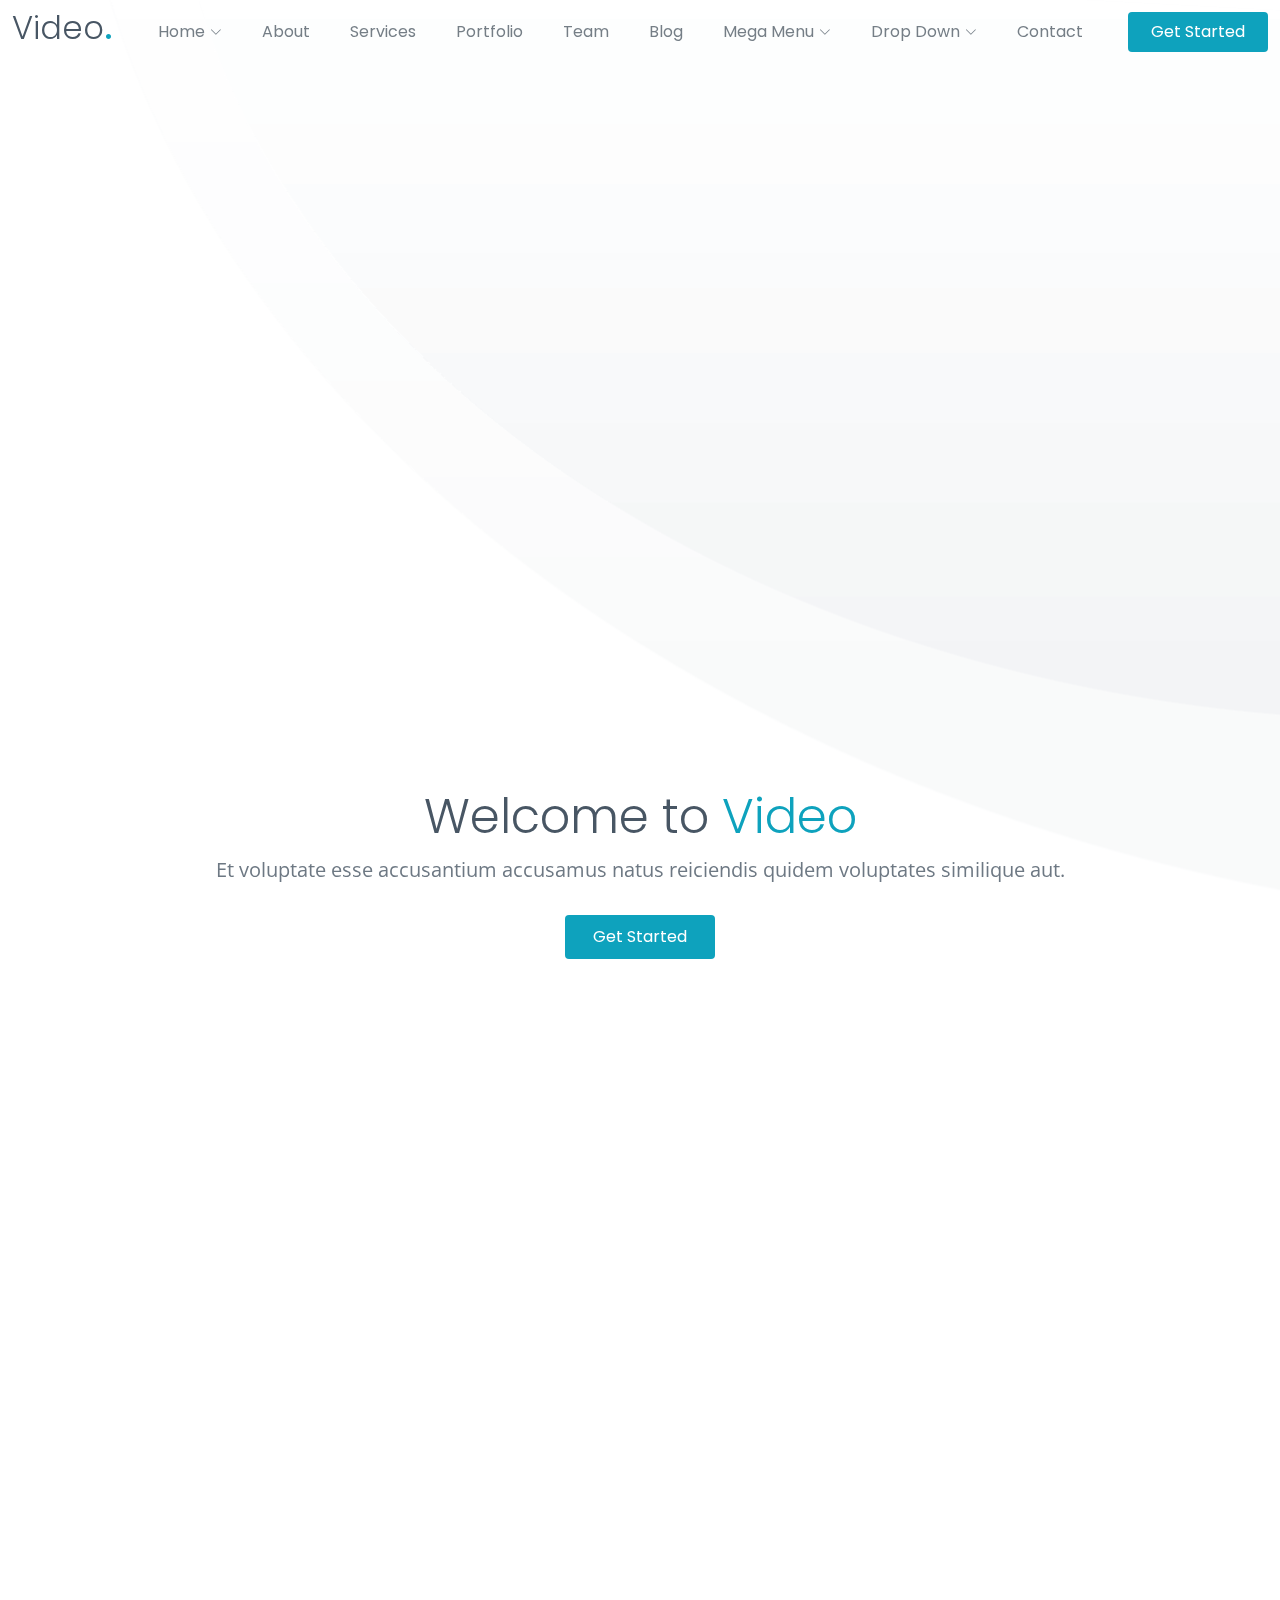
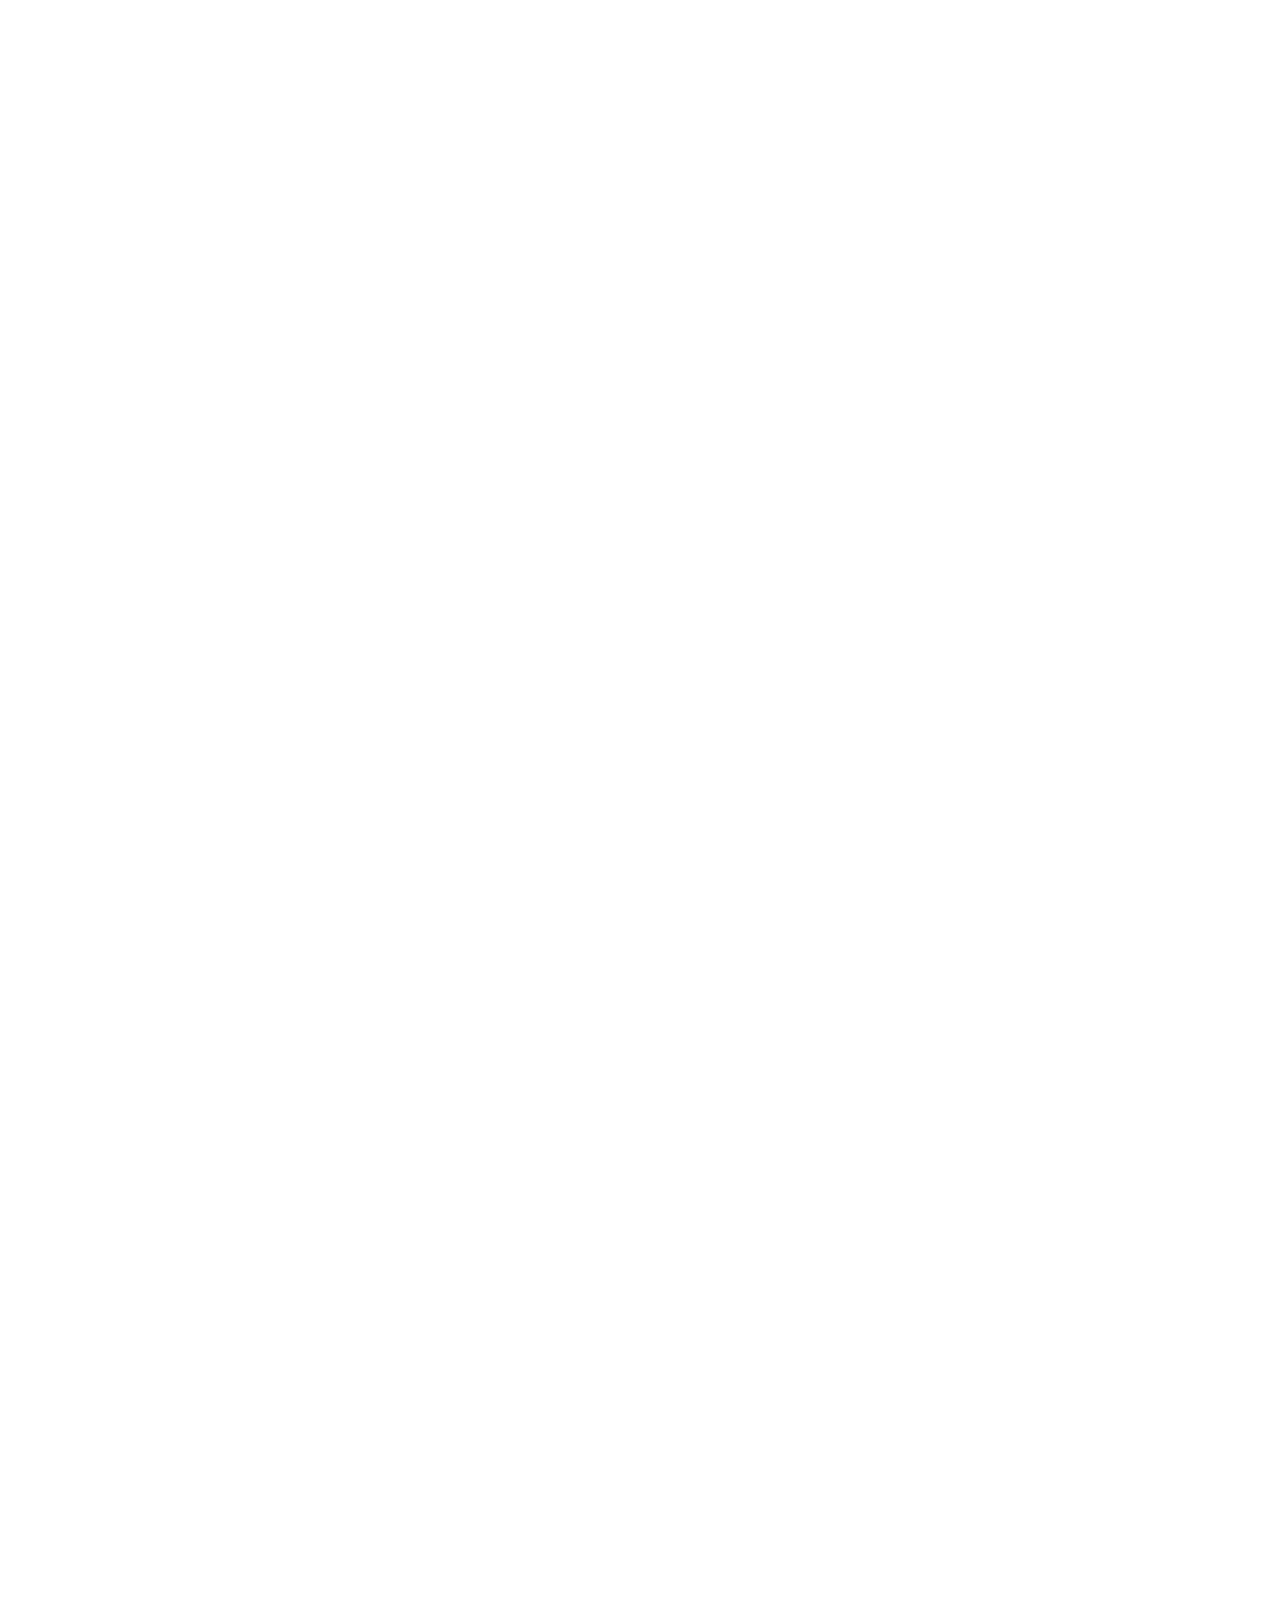
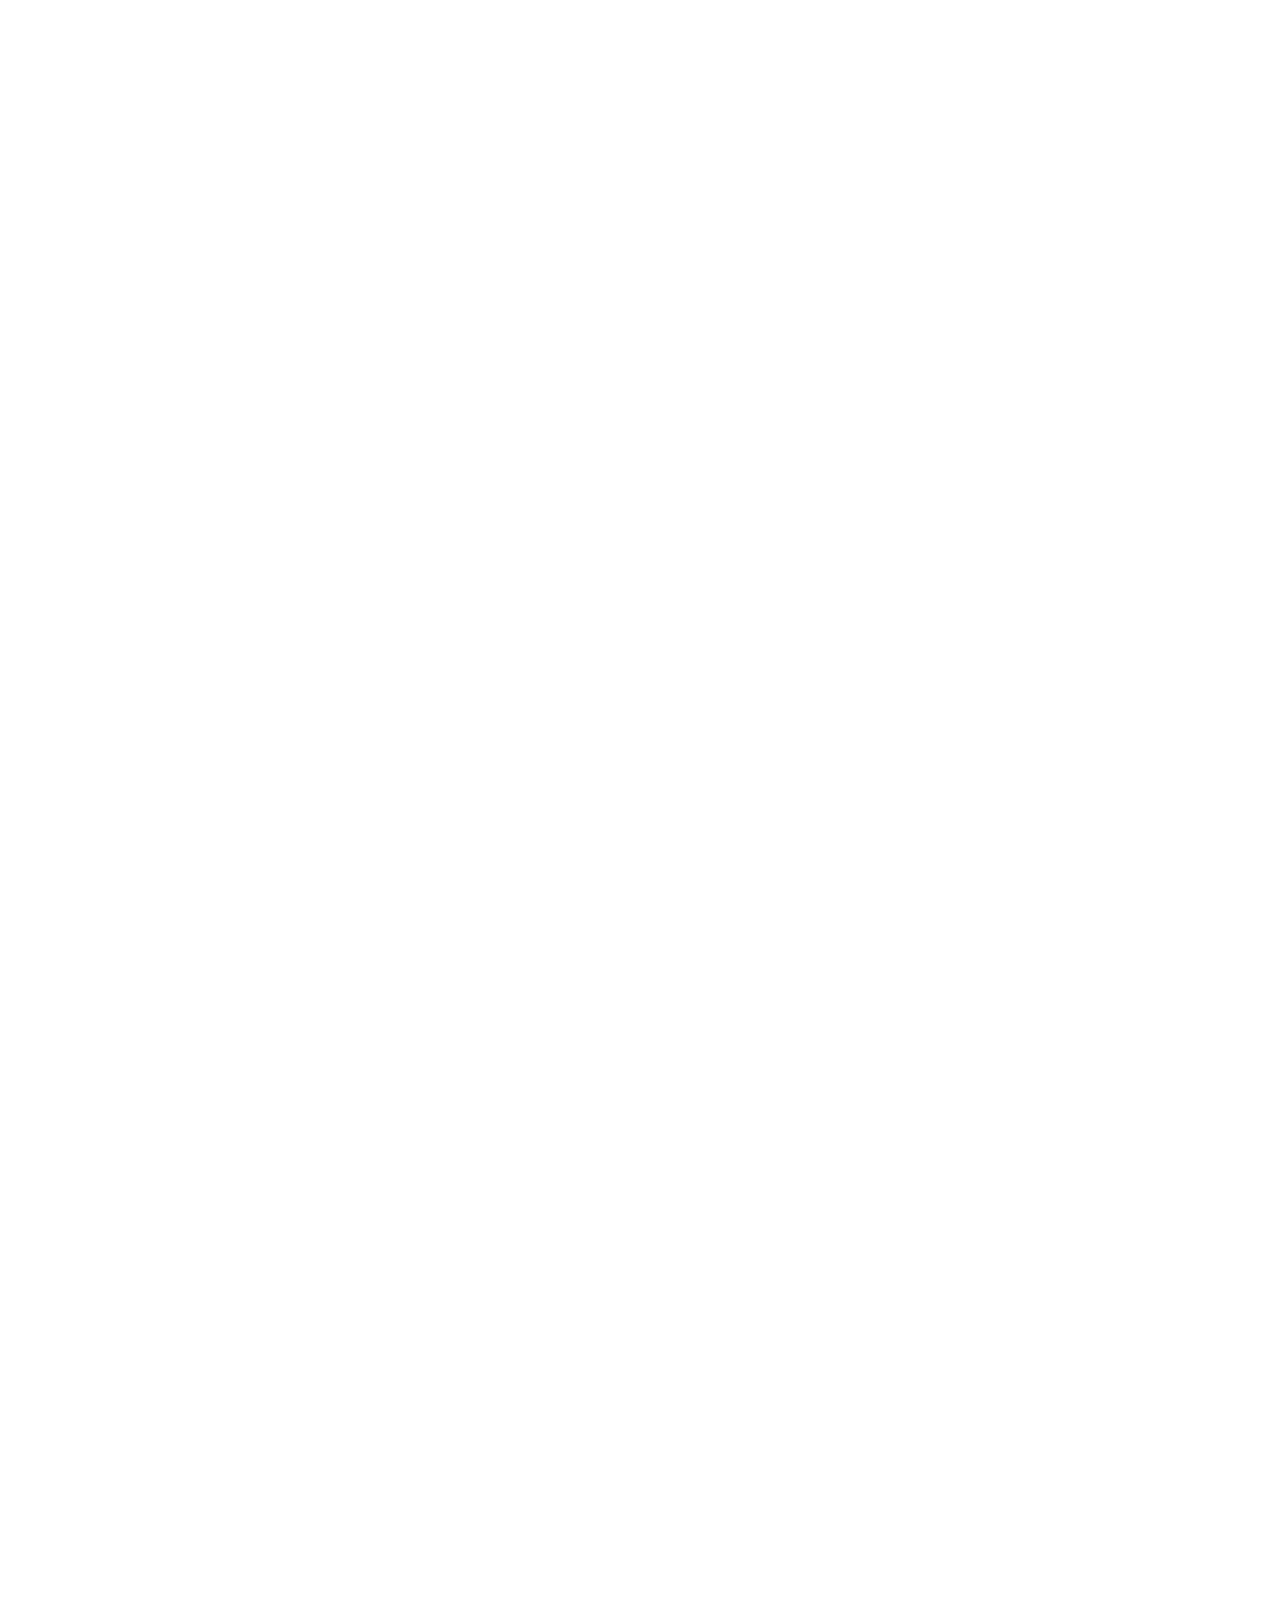
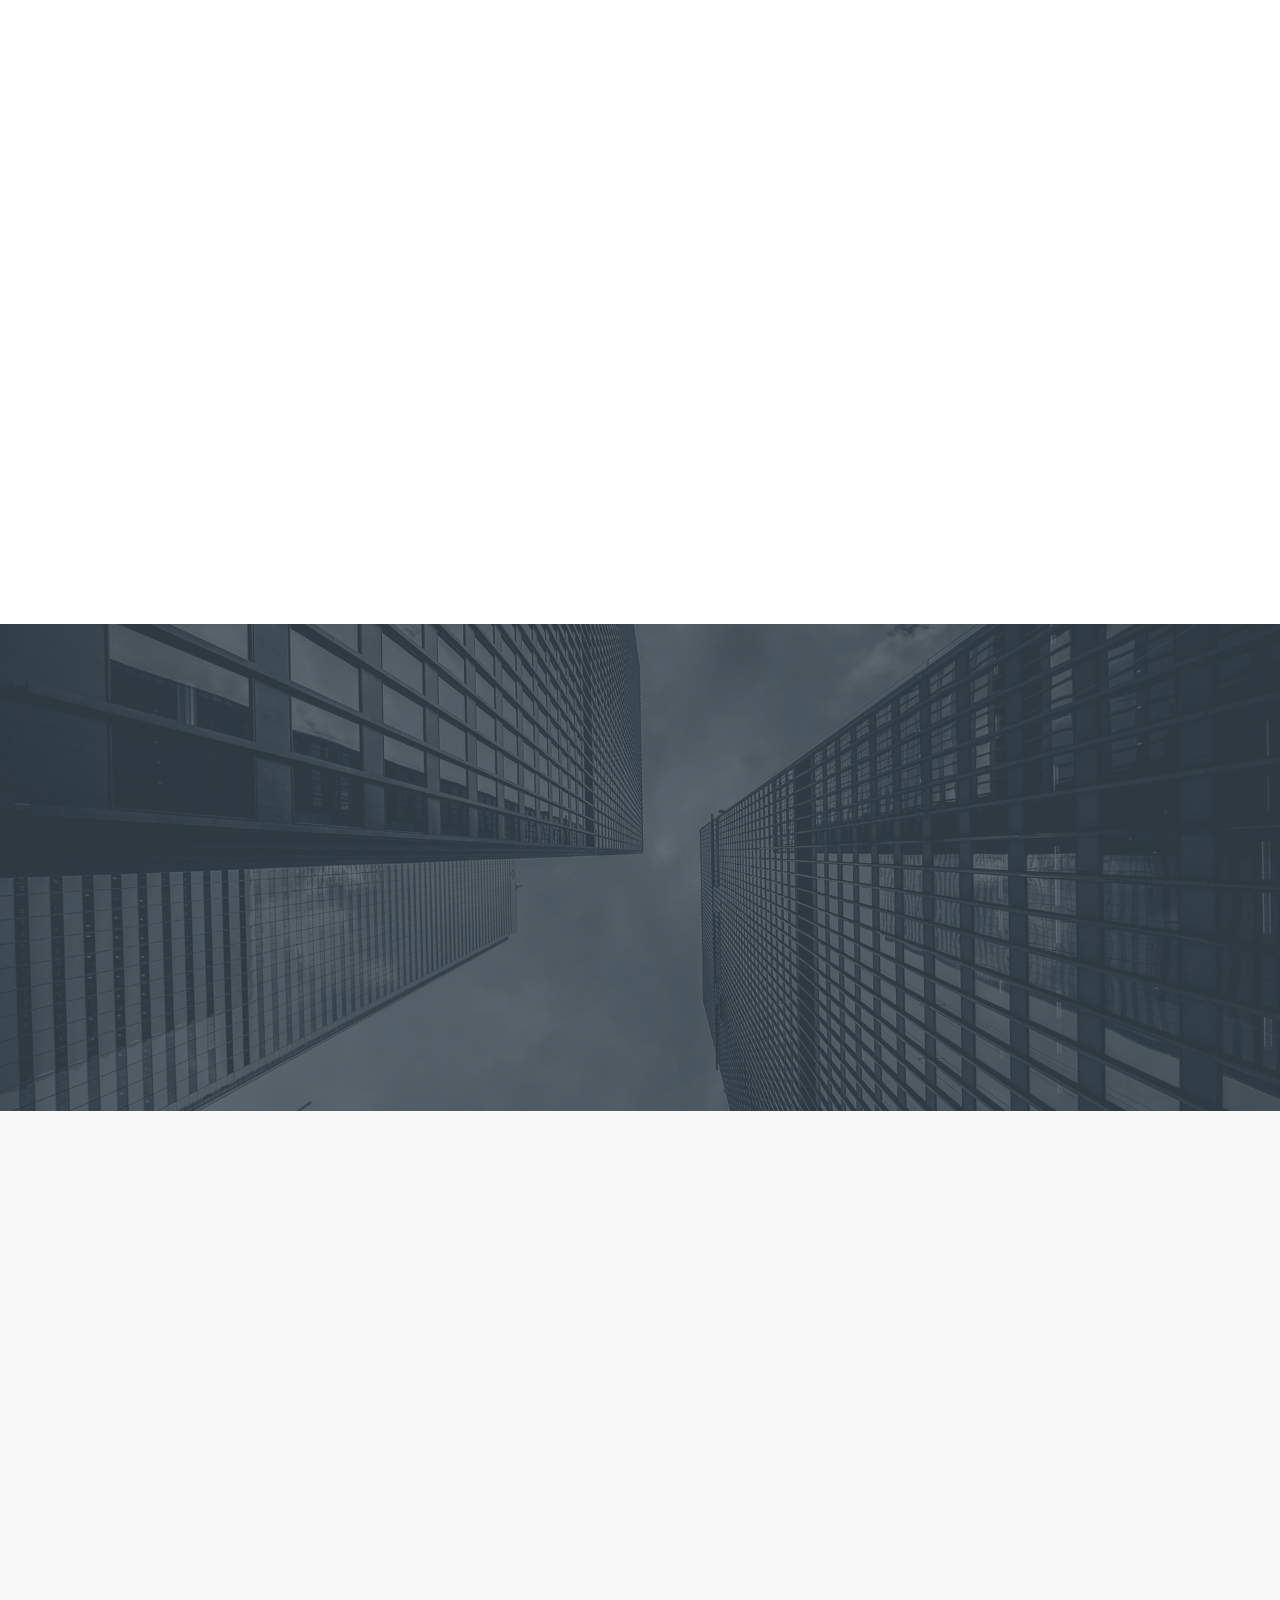
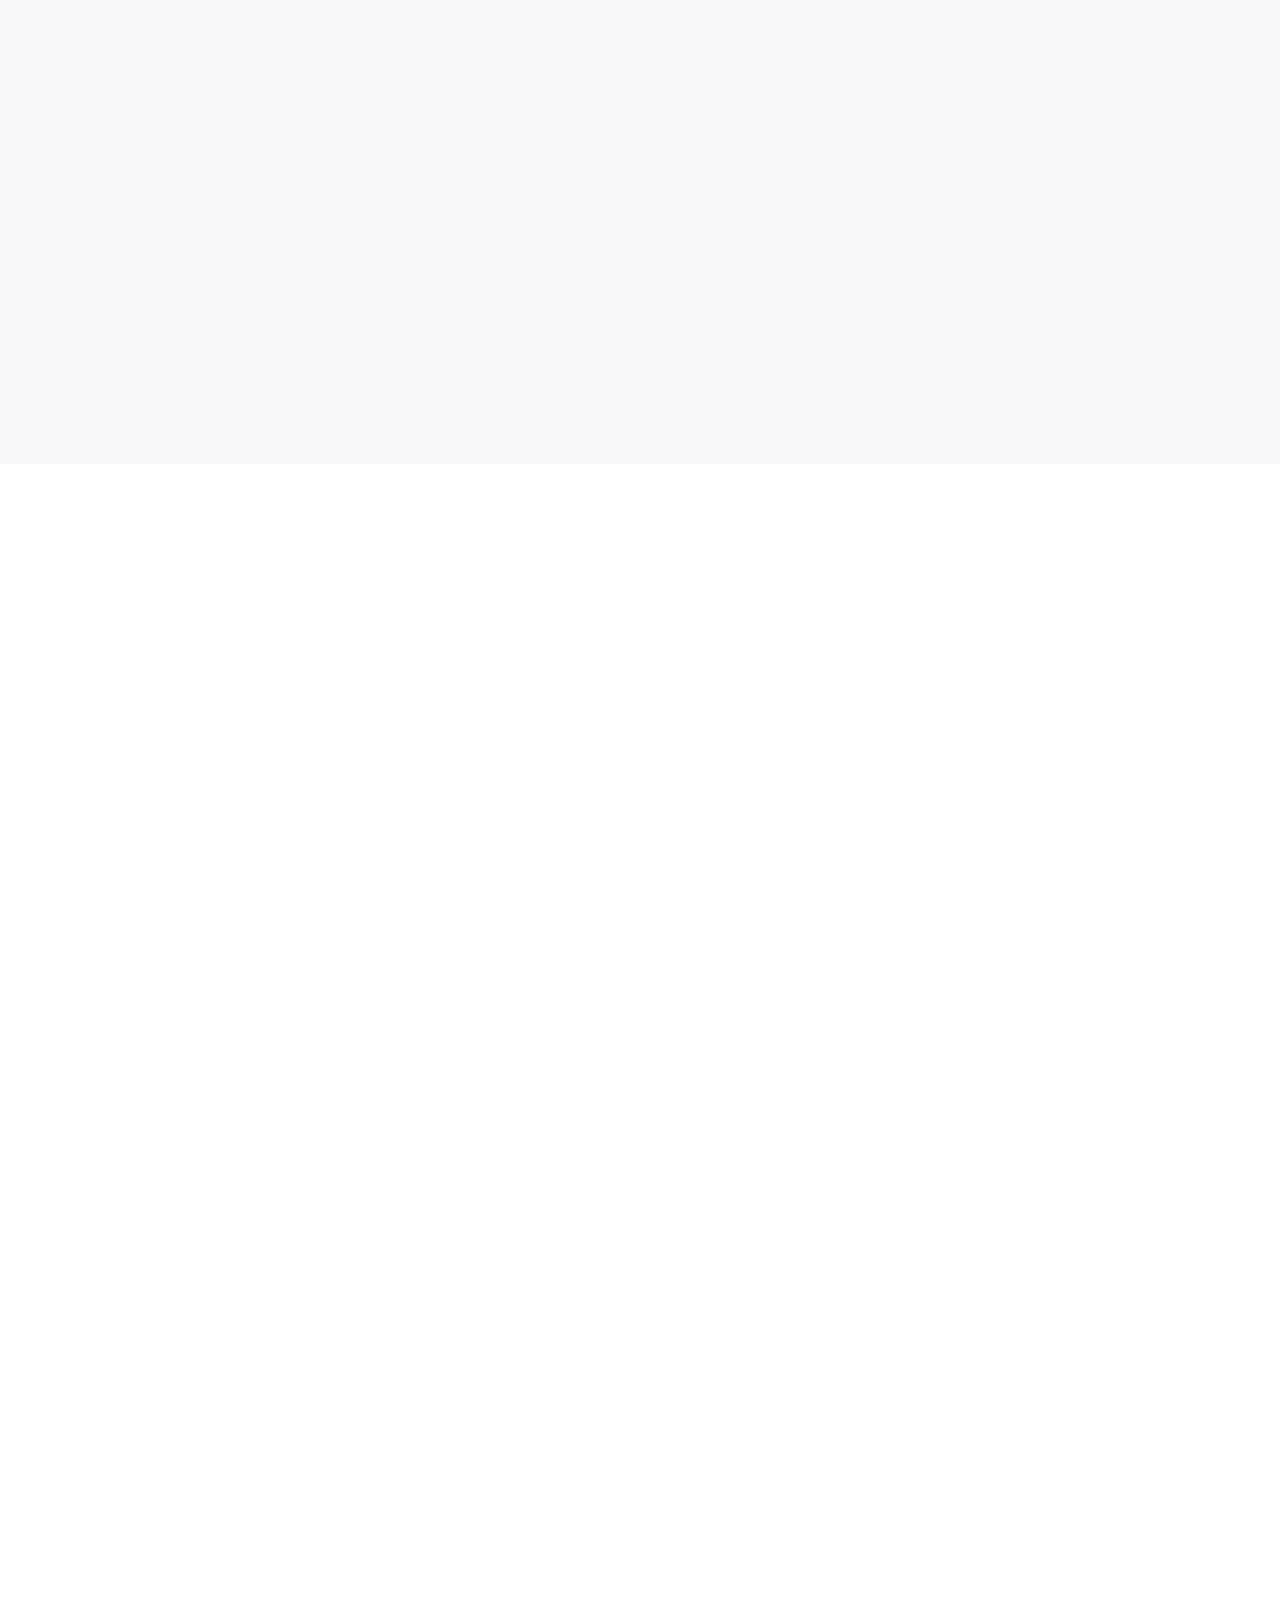
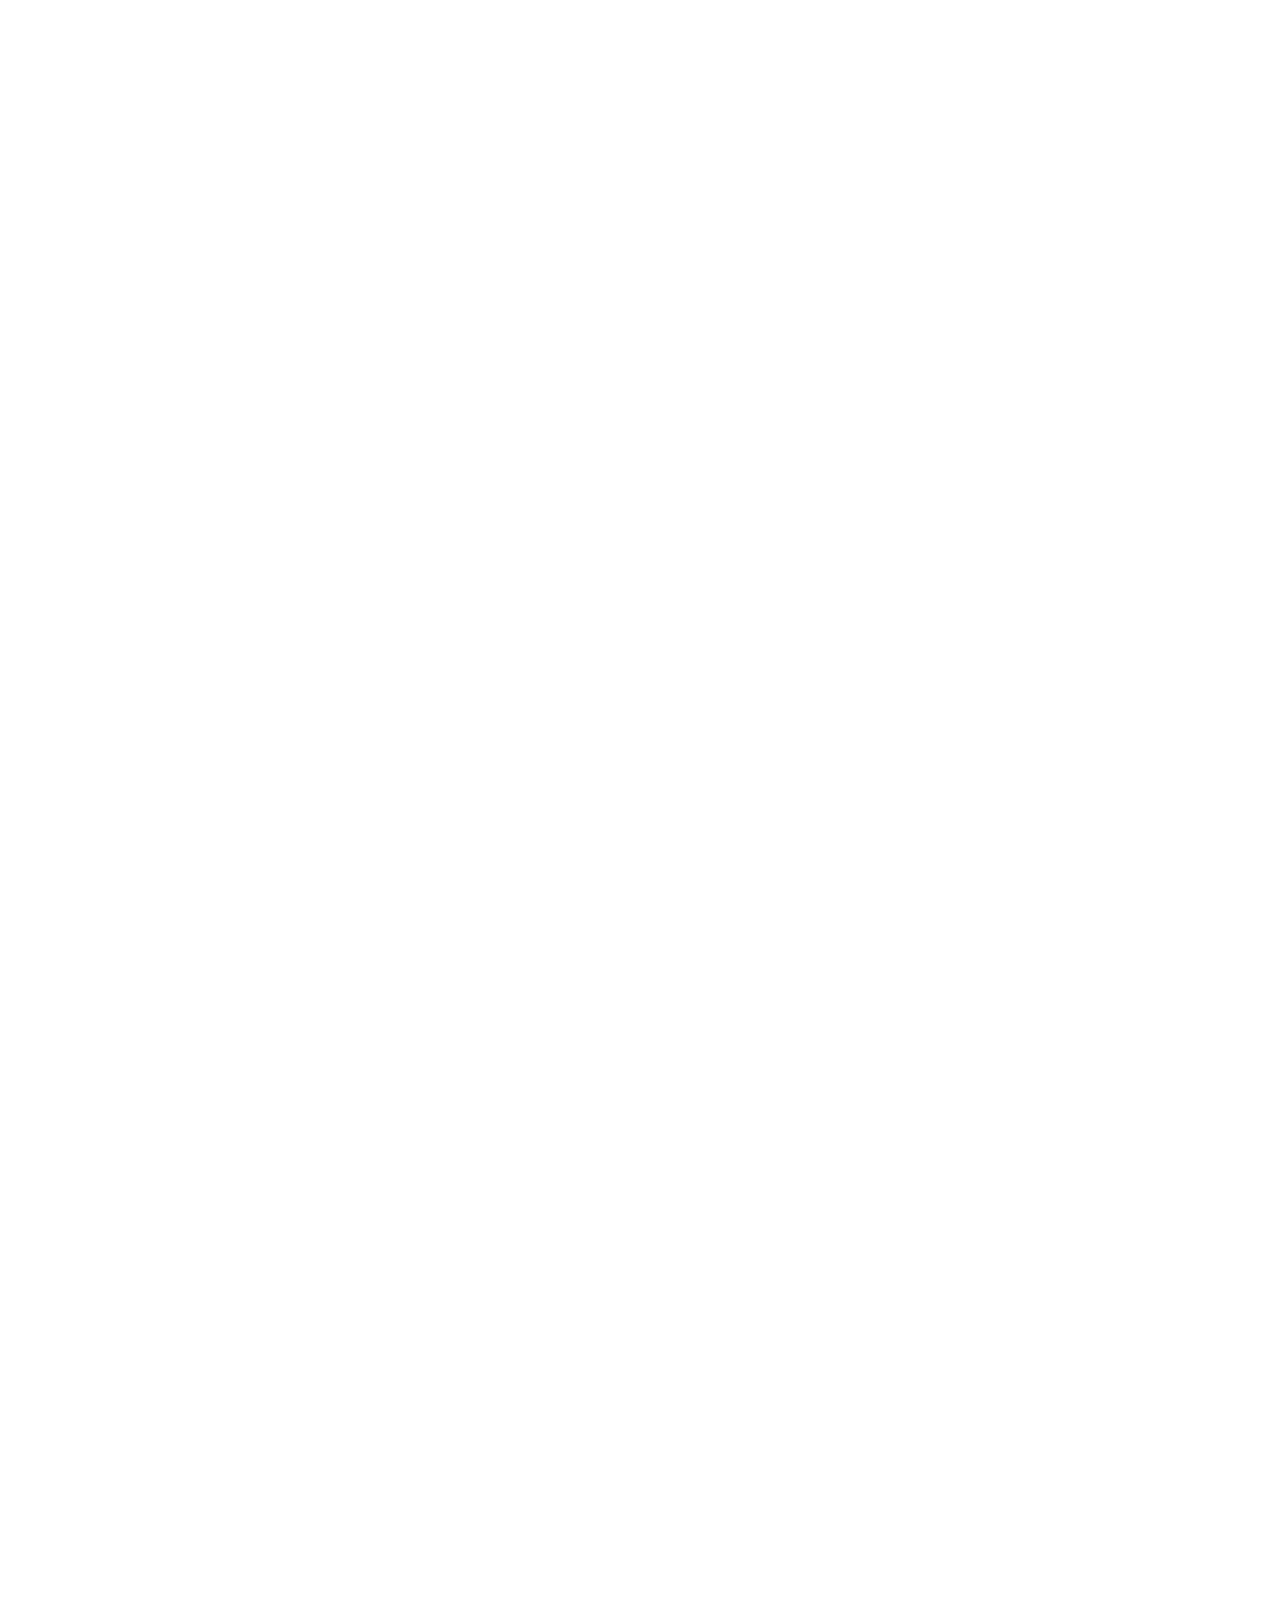
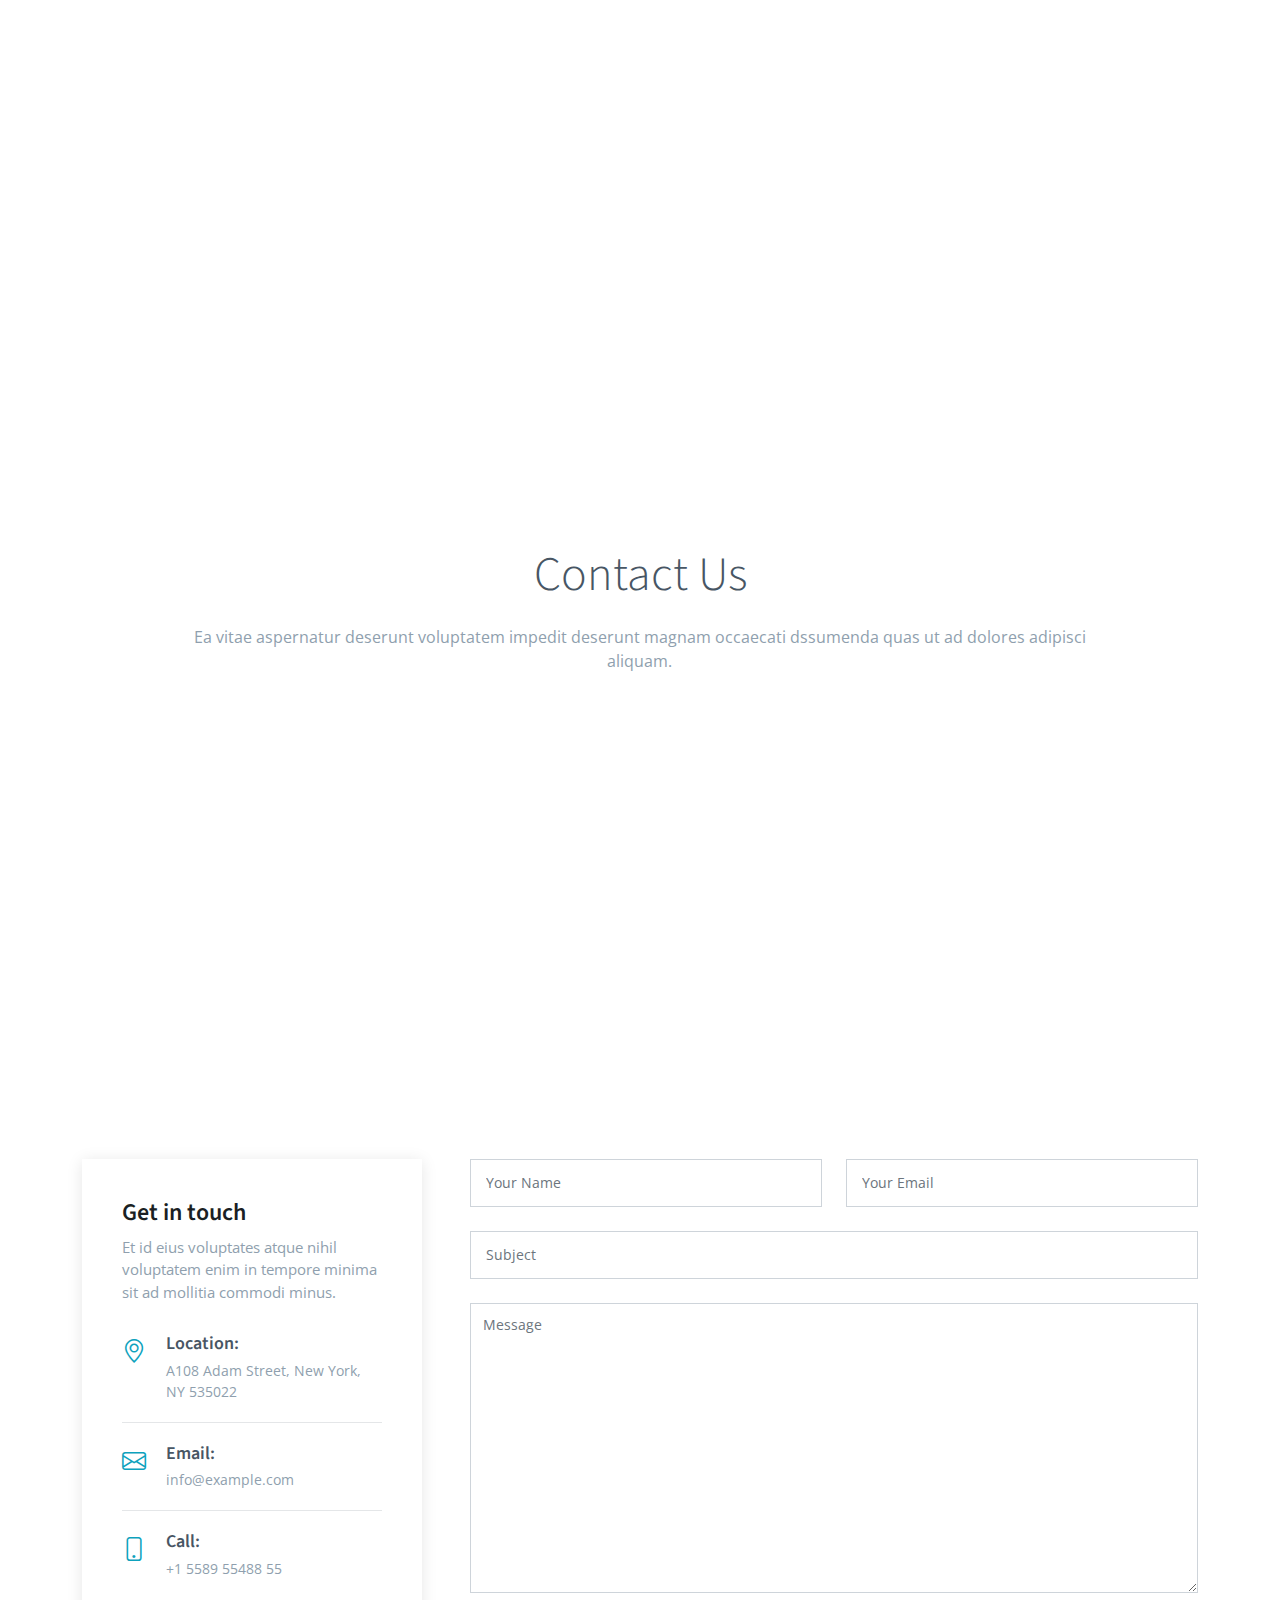
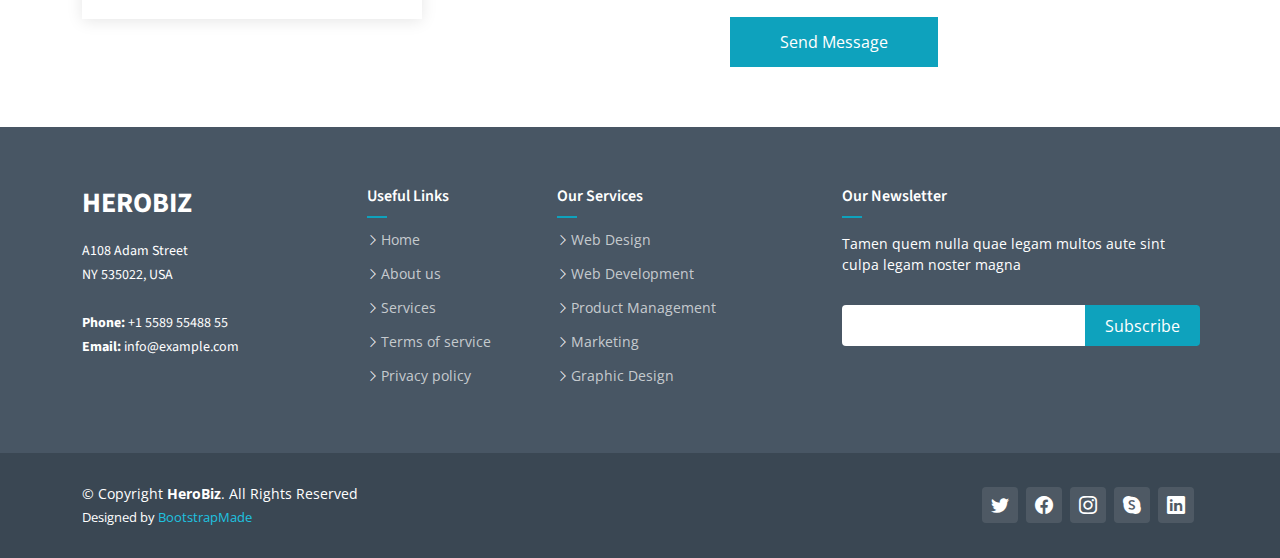
<file: index.html>
<!DOCTYPE html>
<html lang="en">

<head>
  <meta charset="utf-8">
  <meta content="width=device-width, initial-scale=1.0" name="viewport">

  <title>HeroBiz Bootstrap Template - Home 1</title>
  <meta content="" name="description">
  <meta content="" name="keywords">

  <!-- Favicons -->
  <link href="assets/img/favicon.png" rel="icon">
  <link href="assets/img/apple-touch-icon.png" rel="apple-touch-icon">

  <!-- Google Fonts -->
  <link rel="preconnect" href="https://fonts.googleapis.com">
  <link rel="preconnect" href="https://fonts.gstatic.com" crossorigin>
  <link href="https://fonts.googleapis.com/css2?family=Open+Sans:ital,wght@0,300;0,400;0,500;0,600;0,700;1,300;1,400;1,500;1,600;1,700&family=Poppins:ital,wght@0,300;0,400;0,500;0,600;0,700;1,300;1,400;1,500;1,600;1,700&family=Source+Sans+Pro:ital,wght@0,300;0,400;0,600;0,700;1,300;1,400;1,600;1,700&display=swap" rel="stylesheet">

  <!-- Vendor CSS Files -->
  <link href="assets/vendor/bootstrap/css/bootstrap.min.css" rel="stylesheet">
  <link href="assets/vendor/bootstrap-icons/bootstrap-icons.css" rel="stylesheet">
  <link href="assets/vendor/aos/aos.css" rel="stylesheet">
  <link href="assets/vendor/glightbox/css/glightbox.min.css" rel="stylesheet">
  <link href="assets/vendor/swiper/swiper-bundle.min.css" rel="stylesheet">

  <!-- Variables CSS Files. Uncomment your preferred color scheme -->
  <link href="assets/css/variables.css" rel="stylesheet">
  <!-- <link href="assets/css/variables-blue.css" rel="stylesheet"> -->
  <!-- <link href="assets/css/variables-green.css" rel="stylesheet"> -->
  <!-- <link href="assets/css/variables-orange.css" rel="stylesheet"> -->
  <!-- <link href="assets/css/variables-purple.css" rel="stylesheet"> -->
  <!-- <link href="assets/css/variables-red.css" rel="stylesheet"> -->
  <!-- <link href="assets/css/variables-pink.css" rel="stylesheet"> -->

  <!-- Template Main CSS File -->
  <link href="assets/css/main.css" rel="stylesheet">

  <!-- =======================================================
  * Template Name: HeroBiz - v2.3.1
  * Template URL: https://bootstrapmade.com/herobiz-bootstrap-business-template/
  * Author: BootstrapMade.com
  * License: https://bootstrapmade.com/license/
  ======================================================== -->
</head>

<body>

  <!-- ======= Header ======= -->
  <header id="header" class="header fixed-top" data-scrollto-offset="0">
    <div class="container-fluid d-flex align-items-center justify-content-between">

      <a href="index.html" class="logo d-flex align-items-center scrollto me-auto me-lg-0">
        <!-- Uncomment the line below if you also wish to use an image logo -->
        <!-- <img src="assets/img/logo.png" alt=""> -->
        <h1>Video<span>.</span></h1>
      </a>

      <nav id="navbar" class="navbar">
        <ul>

          <li class="dropdown"><a href="#"><span>Home</span> <i class="bi bi-chevron-down dropdown-indicator"></i></a>
            <ul>
              <li><a href="index.html" class="active">Home 1 - index.html</a></li>
              <li><a href="index-2.html">Home 2 - index-2.html</a></li>
              <li><a href="index-3.html">Home 3 - index-3.html</a></li>
              <li><a href="index-4.html">Home 4 - index-4.html</a></li>
            </ul>
          </li>

          <li><a class="nav-link scrollto" href="index.html#about">About</a></li>
          <li><a class="nav-link scrollto" href="index.html#services">Services</a></li>
          <li><a class="nav-link scrollto" href="index.html#portfolio">Portfolio</a></li>
          <li><a class="nav-link scrollto" href="index.html#team">Team</a></li>
          <li><a href="blog.html">Blog</a></li>
          <li class="dropdown megamenu"><a href="#"><span>Mega Menu</span> <i class="bi bi-chevron-down dropdown-indicator"></i></a>
            <ul>
              <li>
                <a href="#">Column 1 link 1</a>
                <a href="#">Column 1 link 2</a>
                <a href="#">Column 1 link 3</a>
              </li>
              <li>
                <a href="#">Column 2 link 1</a>
                <a href="#">Column 2 link 2</a>
                <a href="#">Column 3 link 3</a>
              </li>
              <li>
                <a href="#">Column 3 link 1</a>
                <a href="#">Column 3 link 2</a>
                <a href="#">Column 3 link 3</a>
              </li>
              <li>
                <a href="#">Column 4 link 1</a>
                <a href="#">Column 4 link 2</a>
                <a href="#">Column 4 link 3</a>
              </li>
            </ul>
          </li>
          <li class="dropdown"><a href="#"><span>Drop Down</span> <i class="bi bi-chevron-down dropdown-indicator"></i></a>
            <ul>
              <li><a href="#">Drop Down 1</a></li>
              <li class="dropdown"><a href="#"><span>Deep Drop Down</span> <i class="bi bi-chevron-down dropdown-indicator"></i></a>
                <ul>
                  <li><a href="#">Deep Drop Down 1</a></li>
                  <li><a href="#">Deep Drop Down 2</a></li>
                  <li><a href="#">Deep Drop Down 3</a></li>
                  <li><a href="#">Deep Drop Down 4</a></li>
                  <li><a href="#">Deep Drop Down 5</a></li>
                </ul>
              </li>
              <li><a href="#">Drop Down 2</a></li>
              <li><a href="#">Drop Down 3</a></li>
              <li><a href="#">Drop Down 4</a></li>
            </ul>
          </li>
          <li><a class="nav-link scrollto" href="index.html#contact">Contact</a></li>
        </ul>
        <i class="bi bi-list mobile-nav-toggle d-none"></i>
      </nav><!-- .navbar -->

      <a class="btn-getstarted scrollto" href="index.html#about">Get Started</a>

    </div>
  </header><!-- End Header -->

  <section id="hero-animated" class="hero-animated d-flex align-items-center">
    <div class="container d-flex flex-column justify-content-center align-items-center text-center position-relative" data-aos="zoom-out">
      <!--<img src="assets/img/hero-carousel/hero-carousel-3.svg" class="img-fluid animated">-->
      <div class="videoWrapper">
        <iframe src="https://www.youtube.com/embed/-9wlOFtC0rU?mute=1&showinfo=0&rel=0&autoplay=1&loop=1&playlist=-9wlOFtC0rU" width="640" height="360" title="YTplayer"></iframe>
      </div>
      
      <h2>Welcome to <span>Video</span></h2>
      <p>Et voluptate esse accusantium accusamus natus reiciendis quidem voluptates similique aut.</p>
      <div class="d-flex">
        <a href="#about" class="btn-get-started scrollto">Get Started</a>
        <!--<a href="https://www.youtube.com/watch?v=LXb3EKWsInQ" class="glightbox btn-watch-video d-flex align-items-center"><i class="bi bi-play-circle"></i><span>Watch Video</span></a>-->
      </div>
    </div>
  </section>

  <main id="main">

    <!-- ======= Featured Services Section ======= -->
    <section id="featured-services" class="featured-services">
      <div class="container">

        <div class="row gy-4">

          <div class="col-xl-3 col-md-6 d-flex" data-aos="zoom-out">
            <div class="service-item position-relative">
              <div class="icon"><i class="bi bi-activity icon"></i></div>
              <h4><a href="" class="stretched-link">Lorem Ipsum</a></h4>
              <p>Voluptatum deleniti atque corrupti quos dolores et quas molestias excepturi</p>
            </div>
          </div><!-- End Service Item -->

          <div class="col-xl-3 col-md-6 d-flex" data-aos="zoom-out" data-aos-delay="200">
            <div class="service-item position-relative">
              <div class="icon"><i class="bi bi-bounding-box-circles icon"></i></div>
              <h4><a href="" class="stretched-link">Sed ut perspici</a></h4>
              <p>Duis aute irure dolor in reprehenderit in voluptate velit esse cillum dolore</p>
            </div>
          </div><!-- End Service Item -->

          <div class="col-xl-3 col-md-6 d-flex" data-aos="zoom-out" data-aos-delay="400">
            <div class="service-item position-relative">
              <div class="icon"><i class="bi bi-calendar4-week icon"></i></div>
              <h4><a href="" class="stretched-link">Magni Dolores</a></h4>
              <p>Excepteur sint occaecat cupidatat non proident, sunt in culpa qui officia</p>
            </div>
          </div><!-- End Service Item -->

          <div class="col-xl-3 col-md-6 d-flex" data-aos="zoom-out" data-aos-delay="600">
            <div class="service-item position-relative">
              <div class="icon"><i class="bi bi-broadcast icon"></i></div>
              <h4><a href="" class="stretched-link">Nemo Enim</a></h4>
              <p>At vero eos et accusamus et iusto odio dignissimos ducimus qui blanditiis</p>
            </div>
          </div><!-- End Service Item -->

        </div>

      </div>
    </section><!-- End Featured Services Section -->

    <!-- ======= About Section ======= -->
    <section id="about" class="about">
      <div class="container" data-aos="fade-up">

        <div class="section-header">
          <h2>About Us</h2>
          <p>Architecto nobis eos vel nam quidem vitae temporibus voluptates qui hic deserunt iusto omnis nam voluptas asperiores sequi tenetur dolores incidunt enim voluptatem magnam cumque fuga.</p>
        </div>

        <div class="row g-4 g-lg-5" data-aos="fade-up" data-aos-delay="200">

          <div class="col-lg-5">
            <div class="about-img">
              <img src="assets/img/about.jpg" class="img-fluid" alt="">
            </div>
          </div>

          <div class="col-lg-7">
            <h3 class="pt-0 pt-lg-5">Neque officiis dolore maiores et exercitationem quae est seda lidera pat claero</h3>

            <!-- Tabs -->
            <ul class="nav nav-pills mb-3">
              <li><a class="nav-link active" data-bs-toggle="pill" href="#tab1">Saepe fuga</a></li>
              <li><a class="nav-link" data-bs-toggle="pill" href="#tab2">Voluptates</a></li>
              <li><a class="nav-link" data-bs-toggle="pill" href="#tab3">Corrupti</a></li>
            </ul><!-- End Tabs -->

            <!-- Tab Content -->
            <div class="tab-content">

              <div class="tab-pane fade show active" id="tab1">

                <p class="fst-italic">Consequuntur inventore voluptates consequatur aut vel et. Eos doloribus expedita. Sapiente atque consequatur minima nihil quae aspernatur quo suscipit voluptatem.</p>

                <div class="d-flex align-items-center mt-4">
                  <i class="bi bi-check2"></i>
                  <h4>Repudiandae rerum velit modi et officia quasi facilis</h4>
                </div>
                <p>Laborum omnis voluptates voluptas qui sit aliquam blanditiis. Sapiente minima commodi dolorum non eveniet magni quaerat nemo et.</p>

                <div class="d-flex align-items-center mt-4">
                  <i class="bi bi-check2"></i>
                  <h4>Incidunt non veritatis illum ea ut nisi</h4>
                </div>
                <p>Non quod totam minus repellendus autem sint velit. Rerum debitis facere soluta tenetur. Iure molestiae assumenda sunt qui inventore eligendi voluptates nisi at. Dolorem quo tempora. Quia et perferendis.</p>

                <div class="d-flex align-items-center mt-4">
                  <i class="bi bi-check2"></i>
                  <h4>Omnis ab quia nemo dignissimos rem eum quos..</h4>
                </div>
                <p>Eius alias aut cupiditate. Dolor voluptates animi ut blanditiis quos nam. Magnam officia aut ut alias quo explicabo ullam esse. Sunt magnam et dolorem eaque magnam odit enim quaerat. Vero error error voluptatem eum.</p>

              </div><!-- End Tab 1 Content -->

              <div class="tab-pane fade show" id="tab2">

                <p class="fst-italic">Consequuntur inventore voluptates consequatur aut vel et. Eos doloribus expedita. Sapiente atque consequatur minima nihil quae aspernatur quo suscipit voluptatem.</p>

                <div class="d-flex align-items-center mt-4">
                  <i class="bi bi-check2"></i>
                  <h4>Repudiandae rerum velit modi et officia quasi facilis</h4>
                </div>
                <p>Laborum omnis voluptates voluptas qui sit aliquam blanditiis. Sapiente minima commodi dolorum non eveniet magni quaerat nemo et.</p>

                <div class="d-flex align-items-center mt-4">
                  <i class="bi bi-check2"></i>
                  <h4>Incidunt non veritatis illum ea ut nisi</h4>
                </div>
                <p>Non quod totam minus repellendus autem sint velit. Rerum debitis facere soluta tenetur. Iure molestiae assumenda sunt qui inventore eligendi voluptates nisi at. Dolorem quo tempora. Quia et perferendis.</p>

                <div class="d-flex align-items-center mt-4">
                  <i class="bi bi-check2"></i>
                  <h4>Omnis ab quia nemo dignissimos rem eum quos..</h4>
                </div>
                <p>Eius alias aut cupiditate. Dolor voluptates animi ut blanditiis quos nam. Magnam officia aut ut alias quo explicabo ullam esse. Sunt magnam et dolorem eaque magnam odit enim quaerat. Vero error error voluptatem eum.</p>

              </div><!-- End Tab 2 Content -->

              <div class="tab-pane fade show" id="tab3">

                <p class="fst-italic">Consequuntur inventore voluptates consequatur aut vel et. Eos doloribus expedita. Sapiente atque consequatur minima nihil quae aspernatur quo suscipit voluptatem.</p>

                <div class="d-flex align-items-center mt-4">
                  <i class="bi bi-check2"></i>
                  <h4>Repudiandae rerum velit modi et officia quasi facilis</h4>
                </div>
                <p>Laborum omnis voluptates voluptas qui sit aliquam blanditiis. Sapiente minima commodi dolorum non eveniet magni quaerat nemo et.</p>

                <div class="d-flex align-items-center mt-4">
                  <i class="bi bi-check2"></i>
                  <h4>Incidunt non veritatis illum ea ut nisi</h4>
                </div>
                <p>Non quod totam minus repellendus autem sint velit. Rerum debitis facere soluta tenetur. Iure molestiae assumenda sunt qui inventore eligendi voluptates nisi at. Dolorem quo tempora. Quia et perferendis.</p>

                <div class="d-flex align-items-center mt-4">
                  <i class="bi bi-check2"></i>
                  <h4>Omnis ab quia nemo dignissimos rem eum quos..</h4>
                </div>
                <p>Eius alias aut cupiditate. Dolor voluptates animi ut blanditiis quos nam. Magnam officia aut ut alias quo explicabo ullam esse. Sunt magnam et dolorem eaque magnam odit enim quaerat. Vero error error voluptatem eum.</p>

              </div><!-- End Tab 3 Content -->

            </div>

          </div>

        </div>

      </div>
    </section><!-- End About Section -->

    <!-- ======= Clients Section ======= -->
    <section id="clients" class="clients">
      <div class="container" data-aos="zoom-out">

        <div class="clients-slider swiper">
          <div class="swiper-wrapper align-items-center">
            <div class="swiper-slide"><img src="assets/img/clients/client-1.png" class="img-fluid" alt=""></div>
            <div class="swiper-slide"><img src="assets/img/clients/client-2.png" class="img-fluid" alt=""></div>
            <div class="swiper-slide"><img src="assets/img/clients/client-3.png" class="img-fluid" alt=""></div>
            <div class="swiper-slide"><img src="assets/img/clients/client-4.png" class="img-fluid" alt=""></div>
            <div class="swiper-slide"><img src="assets/img/clients/client-5.png" class="img-fluid" alt=""></div>
            <div class="swiper-slide"><img src="assets/img/clients/client-6.png" class="img-fluid" alt=""></div>
            <div class="swiper-slide"><img src="assets/img/clients/client-7.png" class="img-fluid" alt=""></div>
            <div class="swiper-slide"><img src="assets/img/clients/client-8.png" class="img-fluid" alt=""></div>
          </div>
        </div>

      </div>
    </section><!-- End Clients Section -->

    <!-- ======= Call To Action Section ======= -->
    <section id="cta" class="cta">
      <div class="container" data-aos="zoom-out">

        <div class="row g-5">

          <div class="col-lg-8 col-md-6 content d-flex flex-column justify-content-center order-last order-md-first">
            <h3>Alias sunt quas <em>Cupiditate</em> oluptas hic minima</h3>
            <p> Duis aute irure dolor in reprehenderit in voluptate velit esse cillum dolore eu fugiat nulla pariatur. Excepteur sint occaecat cupidatat non proident, sunt in culpa qui officia deserunt mollit anim id est laborum.</p>
            <a class="cta-btn align-self-start" href="#">Call To Action</a>
          </div>

          <div class="col-lg-4 col-md-6 order-first order-md-last d-flex align-items-center">
            <div class="img">
              <img src="assets/img/cta.jpg" alt="" class="img-fluid">
            </div>
          </div>

        </div>

      </div>
    </section><!-- End Call To Action Section -->

    <!-- ======= On Focus Section ======= -->
    <section id="onfocus" class="onfocus">
      <div class="container-fluid p-0" data-aos="fade-up">

        <div class="row g-0">
          <div class="col-lg-6 video-play position-relative">
            <a href="https://www.youtube.com/watch?v=LXb3EKWsInQ" class="glightbox play-btn"></a>
          </div>
          <div class="col-lg-6">
            <div class="content d-flex flex-column justify-content-center h-100">
              <h3>Voluptatem dignissimos provident quasi corporis</h3>
              <p class="fst-italic">
                Lorem ipsum dolor sit amet, consectetur adipiscing elit, sed do eiusmod tempor incididunt ut labore et dolore
                magna aliqua.
              </p>
              <ul>
                <li><i class="bi bi-check-circle"></i> Ullamco laboris nisi ut aliquip ex ea commodo consequat.</li>
                <li><i class="bi bi-check-circle"></i> Duis aute irure dolor in reprehenderit in voluptate velit.</li>
                <li><i class="bi bi-check-circle"></i> Ullamco laboris nisi ut aliquip ex ea commodo consequat. Duis aute irure dolor in reprehenderit in voluptate trideta storacalaperda mastiro dolore eu fugiat nulla pariatur.</li>
              </ul>
              <a href="#" class="read-more align-self-start"><span>Read More</span><i class="bi bi-arrow-right"></i></a>
            </div>
          </div>
        </div>

      </div>
    </section><!-- End On Focus Section -->

    <!-- ======= Features Section ======= -->
    <section id="features" class="features">
      <div class="container" data-aos="fade-up">

        <ul class="nav nav-tabs row gy-4 d-flex">

          <li class="nav-item col-6 col-md-4 col-lg-2">
            <a class="nav-link active show" data-bs-toggle="tab" data-bs-target="#tab-1">
              <i class="bi bi-binoculars color-cyan"></i>
              <h4>Modinest</h4>
            </a>
          </li><!-- End Tab 1 Nav -->

          <li class="nav-item col-6 col-md-4 col-lg-2">
            <a class="nav-link" data-bs-toggle="tab" data-bs-target="#tab-2">
              <i class="bi bi-box-seam color-indigo"></i>
              <h4>Undaesenti</h4>
            </a>
          </li><!-- End Tab 2 Nav -->

          <li class="nav-item col-6 col-md-4 col-lg-2">
            <a class="nav-link" data-bs-toggle="tab" data-bs-target="#tab-3">
              <i class="bi bi-brightness-high color-teal"></i>
              <h4>Pariatur</h4>
            </a>
          </li><!-- End Tab 3 Nav -->

          <li class="nav-item col-6 col-md-4 col-lg-2">
            <a class="nav-link" data-bs-toggle="tab" data-bs-target="#tab-4">
              <i class="bi bi-command color-red"></i>
              <h4>Nostrum</h4>
            </a>
          </li><!-- End Tab 4 Nav -->

          <li class="nav-item col-6 col-md-4 col-lg-2">
            <a class="nav-link" data-bs-toggle="tab" data-bs-target="#tab-5">
              <i class="bi bi-easel color-blue"></i>
              <h4>Adipiscing</h4>
            </a>
          </li><!-- End Tab 5 Nav -->

          <li class="nav-item col-6 col-md-4 col-lg-2">
            <a class="nav-link" data-bs-toggle="tab" data-bs-target="#tab-6">
              <i class="bi bi-map color-orange"></i>
              <h4>Reprehit</h4>
            </a>
          </li><!-- End Tab 6 Nav -->

        </ul>

        <div class="tab-content">

          <div class="tab-pane active show" id="tab-1">
            <div class="row gy-4">
              <div class="col-lg-8 order-2 order-lg-1" data-aos="fade-up" data-aos-delay="100">
                <h3>Modinest</h3>
                <p class="fst-italic">
                  Lorem ipsum dolor sit amet, consectetur adipiscing elit, sed do eiusmod tempor incididunt ut labore et dolore
                  magna aliqua.
                </p>
                <ul>
                  <li><i class="bi bi-check-circle-fill"></i> Ullamco laboris nisi ut aliquip ex ea commodo consequat.</li>
                  <li><i class="bi bi-check-circle-fill"></i> Duis aute irure dolor in reprehenderit in voluptate velit.</li>
                  <li><i class="bi bi-check-circle-fill"></i> Ullamco laboris nisi ut aliquip ex ea commodo consequat. Duis aute irure dolor in reprehenderit in voluptate trideta storacalaperda mastiro dolore eu fugiat nulla pariatur.</li>
                </ul>
                <p>
                  Ullamco laboris nisi ut aliquip ex ea commodo consequat. Duis aute irure dolor in reprehenderit in voluptate
                  velit esse cillum dolore eu fugiat nulla pariatur. Excepteur sint occaecat cupidatat non proident, sunt in
                  culpa qui officia deserunt mollit anim id est laborum
                </p>
              </div>
              <div class="col-lg-4 order-1 order-lg-2 text-center" data-aos="fade-up" data-aos-delay="200">
                <img src="assets/img/features-1.svg" alt="" class="img-fluid">
              </div>
            </div>
          </div><!-- End Tab Content 1 -->

          <div class="tab-pane" id="tab-2">
            <div class="row gy-4">
              <div class="col-lg-8 order-2 order-lg-1">
                <h3>Undaesenti</h3>
                <p>
                  Ullamco laboris nisi ut aliquip ex ea commodo consequat. Duis aute irure dolor in reprehenderit in voluptate
                  velit esse cillum dolore eu fugiat nulla pariatur. Excepteur sint occaecat cupidatat non proident, sunt in
                  culpa qui officia deserunt mollit anim id est laborum
                </p>
                <p class="fst-italic">
                  Lorem ipsum dolor sit amet, consectetur adipiscing elit, sed do eiusmod tempor incididunt ut labore et dolore
                  magna aliqua.
                </p>
                <ul>
                  <li><i class="bi bi-check-circle-fill"></i> Ullamco laboris nisi ut aliquip ex ea commodo consequat.</li>
                  <li><i class="bi bi-check-circle-fill"></i> Duis aute irure dolor in reprehenderit in voluptate velit.</li>
                  <li><i class="bi bi-check-circle-fill"></i> Provident mollitia neque rerum asperiores dolores quos qui a. Ipsum neque dolor voluptate nisi sed.</li>
                  <li><i class="bi bi-check-circle-fill"></i> Ullamco laboris nisi ut aliquip ex ea commodo consequat. Duis aute irure dolor in reprehenderit in voluptate trideta storacalaperda mastiro dolore eu fugiat nulla pariatur.</li>
                </ul>
              </div>
              <div class="col-lg-4 order-1 order-lg-2 text-center">
                <img src="assets/img/features-2.svg" alt="" class="img-fluid">
              </div>
            </div>
          </div><!-- End Tab Content 2 -->

          <div class="tab-pane" id="tab-3">
            <div class="row gy-4">
              <div class="col-lg-8 order-2 order-lg-1">
                <h3>Pariatur</h3>
                <p>
                  Ullamco laboris nisi ut aliquip ex ea commodo consequat. Duis aute irure dolor in reprehenderit in voluptate
                  velit esse cillum dolore eu fugiat nulla pariatur. Excepteur sint occaecat cupidatat non proident, sunt in
                  culpa qui officia deserunt mollit anim id est laborum
                </p>
                <ul>
                  <li><i class="bi bi-check-circle-fill"></i> Ullamco laboris nisi ut aliquip ex ea commodo consequat.</li>
                  <li><i class="bi bi-check-circle-fill"></i> Duis aute irure dolor in reprehenderit in voluptate velit.</li>
                  <li><i class="bi bi-check-circle-fill"></i> Provident mollitia neque rerum asperiores dolores quos qui a. Ipsum neque dolor voluptate nisi sed.</li>
                </ul>
                <p class="fst-italic">
                  Lorem ipsum dolor sit amet, consectetur adipiscing elit, sed do eiusmod tempor incididunt ut labore et dolore
                  magna aliqua.
                </p>
              </div>
              <div class="col-lg-4 order-1 order-lg-2 text-center">
                <img src="assets/img/features-3.svg" alt="" class="img-fluid">
              </div>
            </div>
          </div><!-- End Tab Content 3 -->

          <div class="tab-pane" id="tab-4">
            <div class="row gy-4">
              <div class="col-lg-8 order-2 order-lg-1">
                <h3>Nostrum</h3>
                <p>
                  Ullamco laboris nisi ut aliquip ex ea commodo consequat. Duis aute irure dolor in reprehenderit in voluptate
                  velit esse cillum dolore eu fugiat nulla pariatur. Excepteur sint occaecat cupidatat non proident, sunt in
                  culpa qui officia deserunt mollit anim id est laborum
                </p>
                <p class="fst-italic">
                  Lorem ipsum dolor sit amet, consectetur adipiscing elit, sed do eiusmod tempor incididunt ut labore et dolore
                  magna aliqua.
                </p>
                <ul>
                  <li><i class="bi bi-check-circle-fill"></i> Ullamco laboris nisi ut aliquip ex ea commodo consequat.</li>
                  <li><i class="bi bi-check-circle-fill"></i> Duis aute irure dolor in reprehenderit in voluptate velit.</li>
                  <li><i class="bi bi-check-circle-fill"></i> Ullamco laboris nisi ut aliquip ex ea commodo consequat. Duis aute irure dolor in reprehenderit in voluptate trideta storacalaperda mastiro dolore eu fugiat nulla pariatur.</li>
                </ul>
              </div>
              <div class="col-lg-4 order-1 order-lg-2 text-center">
                <img src="assets/img/features-4.svg" alt="" class="img-fluid">
              </div>
            </div>
          </div><!-- End Tab Content 4 -->

          <div class="tab-pane" id="tab-5">
            <div class="row gy-4">
              <div class="col-lg-8 order-2 order-lg-1">
                <h3>Adipiscing</h3>
                <p>
                  Ullamco laboris nisi ut aliquip ex ea commodo consequat. Duis aute irure dolor in reprehenderit in voluptate
                  velit esse cillum dolore eu fugiat nulla pariatur. Excepteur sint occaecat cupidatat non proident, sunt in
                  culpa qui officia deserunt mollit anim id est laborum
                </p>
                <p class="fst-italic">
                  Lorem ipsum dolor sit amet, consectetur adipiscing elit, sed do eiusmod tempor incididunt ut labore et dolore
                  magna aliqua.
                </p>
                <ul>
                  <li><i class="bi bi-check-circle-fill"></i> Ullamco laboris nisi ut aliquip ex ea commodo consequat.</li>
                  <li><i class="bi bi-check-circle-fill"></i> Duis aute irure dolor in reprehenderit in voluptate velit.</li>
                  <li><i class="bi bi-check-circle-fill"></i> Ullamco laboris nisi ut aliquip ex ea commodo consequat. Duis aute irure dolor in reprehenderit in voluptate trideta storacalaperda mastiro dolore eu fugiat nulla pariatur.</li>
                </ul>
              </div>
              <div class="col-lg-4 order-1 order-lg-2 text-center">
                <img src="assets/img/features-5.svg" alt="" class="img-fluid">
              </div>
            </div>
          </div><!-- End Tab Content 5 -->

          <div class="tab-pane" id="tab-6">
            <div class="row gy-4">
              <div class="col-lg-8 order-2 order-lg-1">
                <h3>Reprehit</h3>
                <p>
                  Ullamco laboris nisi ut aliquip ex ea commodo consequat. Duis aute irure dolor in reprehenderit in voluptate
                  velit esse cillum dolore eu fugiat nulla pariatur. Excepteur sint occaecat cupidatat non proident, sunt in
                  culpa qui officia deserunt mollit anim id est laborum
                </p>
                <p class="fst-italic">
                  Lorem ipsum dolor sit amet, consectetur adipiscing elit, sed do eiusmod tempor incididunt ut labore et dolore
                  magna aliqua.
                </p>
                <ul>
                  <li><i class="bi bi-check-circle-fill"></i> Ullamco laboris nisi ut aliquip ex ea commodo consequat.</li>
                  <li><i class="bi bi-check-circle-fill"></i> Duis aute irure dolor in reprehenderit in voluptate velit.</li>
                  <li><i class="bi bi-check-circle-fill"></i> Ullamco laboris nisi ut aliquip ex ea commodo consequat. Duis aute irure dolor in reprehenderit in voluptate trideta storacalaperda mastiro dolore eu fugiat nulla pariatur.</li>
                </ul>
              </div>
              <div class="col-lg-4 order-1 order-lg-2 text-center">
                <img src="assets/img/features-6.svg" alt="" class="img-fluid">
              </div>
            </div>
          </div><!-- End Tab Content 6 -->

        </div>

      </div>
    </section><!-- End Features Section -->

    <!-- ======= Services Section ======= -->
    <section id="services" class="services">
      <div class="container" data-aos="fade-up">

        <div class="section-header">
          <h2>Our Services</h2>
          <p>Ea vitae aspernatur deserunt voluptatem impedit deserunt magnam occaecati dssumenda quas ut ad dolores adipisci aliquam.</p>
        </div>

        <div class="row gy-5">

          <div class="col-xl-4 col-md-6" data-aos="zoom-in" data-aos-delay="200">
            <div class="service-item">
              <div class="img">
                <img src="assets/img/services-1.jpg" class="img-fluid" alt="">
              </div>
              <div class="details position-relative">
                <div class="icon">
                  <i class="bi bi-activity"></i>
                </div>
                <a href="#" class="stretched-link">
                  <h3>Nesciunt Mete</h3>
                </a>
                <p>Provident nihil minus qui consequatur non omnis maiores. Eos accusantium minus dolores iure perferendis.</p>
              </div>
            </div>
          </div><!-- End Service Item -->

          <div class="col-xl-4 col-md-6" data-aos="zoom-in" data-aos-delay="300">
            <div class="service-item">
              <div class="img">
                <img src="assets/img/services-2.jpg" class="img-fluid" alt="">
              </div>
              <div class="details position-relative">
                <div class="icon">
                  <i class="bi bi-broadcast"></i>
                </div>
                <a href="#" class="stretched-link">
                  <h3>Eosle Commodi</h3>
                </a>
                <p>Ut autem aut autem non a. Sint sint sit facilis nam iusto sint. Libero corrupti neque eum hic non ut nesciunt dolorem.</p>
              </div>
            </div>
          </div><!-- End Service Item -->

          <div class="col-xl-4 col-md-6" data-aos="zoom-in" data-aos-delay="400">
            <div class="service-item">
              <div class="img">
                <img src="assets/img/services-3.jpg" class="img-fluid" alt="">
              </div>
              <div class="details position-relative">
                <div class="icon">
                  <i class="bi bi-easel"></i>
                </div>
                <a href="#" class="stretched-link">
                  <h3>Ledo Markt</h3>
                </a>
                <p>Ut excepturi voluptatem nisi sed. Quidem fuga consequatur. Minus ea aut. Vel qui id voluptas adipisci eos earum corrupti.</p>
              </div>
            </div>
          </div><!-- End Service Item -->

          <div class="col-xl-4 col-md-6" data-aos="zoom-in" data-aos-delay="500">
            <div class="service-item">
              <div class="img">
                <img src="assets/img/services-4.jpg" class="img-fluid" alt="">
              </div>
              <div class="details position-relative">
                <div class="icon">
                  <i class="bi bi-bounding-box-circles"></i>
                </div>
                <a href="#" class="stretched-link">
                  <h3>Asperiores Commodit</h3>
                </a>
                <p>Non et temporibus minus omnis sed dolor esse consequatur. Cupiditate sed error ea fuga sit provident adipisci neque.</p>
                <a href="#" class="stretched-link"></a>
              </div>
            </div>
          </div><!-- End Service Item -->

          <div class="col-xl-4 col-md-6" data-aos="zoom-in" data-aos-delay="600">
            <div class="service-item">
              <div class="img">
                <img src="assets/img/services-5.jpg" class="img-fluid" alt="">
              </div>
              <div class="details position-relative">
                <div class="icon">
                  <i class="bi bi-calendar4-week"></i>
                </div>
                <a href="#" class="stretched-link">
                  <h3>Velit Doloremque</h3>
                </a>
                <p>Cumque et suscipit saepe. Est maiores autem enim facilis ut aut ipsam corporis aut. Sed animi at autem alias eius labore.</p>
                <a href="#" class="stretched-link"></a>
              </div>
            </div>
          </div><!-- End Service Item -->

          <div class="col-xl-4 col-md-6" data-aos="zoom-in" data-aos-delay="700">
            <div class="service-item">
              <div class="img">
                <img src="assets/img/services-6.jpg" class="img-fluid" alt="">
              </div>
              <div class="details position-relative">
                <div class="icon">
                  <i class="bi bi-chat-square-text"></i>
                </div>
                <a href="#" class="stretched-link">
                  <h3>Dolori Architecto</h3>
                </a>
                <p>Hic molestias ea quibusdam eos. Fugiat enim doloremque aut neque non et debitis iure. Corrupti recusandae ducimus enim.</p>
                <a href="#" class="stretched-link"></a>
              </div>
            </div>
          </div><!-- End Service Item -->

        </div>

      </div>
    </section><!-- End Services Section -->

    <!-- ======= Testimonials Section ======= -->
    <section id="testimonials" class="testimonials">
      <div class="container" data-aos="fade-up">

        <div class="testimonials-slider swiper">
          <div class="swiper-wrapper">

            <div class="swiper-slide">
              <div class="testimonial-item">
                <img src="assets/img/testimonials/testimonials-1.jpg" class="testimonial-img" alt="">
                <h3>Saul Goodman</h3>
                <h4>Ceo &amp; Founder</h4>
                <div class="stars">
                  <i class="bi bi-star-fill"></i><i class="bi bi-star-fill"></i><i class="bi bi-star-fill"></i><i class="bi bi-star-fill"></i><i class="bi bi-star-fill"></i>
                </div>
                <p>
                  <i class="bi bi-quote quote-icon-left"></i>
                  Proin iaculis purus consequat sem cure digni ssim donec porttitora entum suscipit rhoncus. Accusantium quam, ultricies eget id, aliquam eget nibh et. Maecen aliquam, risus at semper.
                  <i class="bi bi-quote quote-icon-right"></i>
                </p>
              </div>
            </div><!-- End testimonial item -->

            <div class="swiper-slide">
              <div class="testimonial-item">
                <img src="assets/img/testimonials/testimonials-2.jpg" class="testimonial-img" alt="">
                <h3>Sara Wilsson</h3>
                <h4>Designer</h4>
                <div class="stars">
                  <i class="bi bi-star-fill"></i><i class="bi bi-star-fill"></i><i class="bi bi-star-fill"></i><i class="bi bi-star-fill"></i><i class="bi bi-star-fill"></i>
                </div>
                <p>
                  <i class="bi bi-quote quote-icon-left"></i>
                  Export tempor illum tamen malis malis eram quae irure esse labore quem cillum quid cillum eram malis quorum velit fore eram velit sunt aliqua noster fugiat irure amet legam anim culpa.
                  <i class="bi bi-quote quote-icon-right"></i>
                </p>
              </div>
            </div><!-- End testimonial item -->

            <div class="swiper-slide">
              <div class="testimonial-item">
                <img src="assets/img/testimonials/testimonials-3.jpg" class="testimonial-img" alt="">
                <h3>Jena Karlis</h3>
                <h4>Store Owner</h4>
                <div class="stars">
                  <i class="bi bi-star-fill"></i><i class="bi bi-star-fill"></i><i class="bi bi-star-fill"></i><i class="bi bi-star-fill"></i><i class="bi bi-star-fill"></i>
                </div>
                <p>
                  <i class="bi bi-quote quote-icon-left"></i>
                  Enim nisi quem export duis labore cillum quae magna enim sint quorum nulla quem veniam duis minim tempor labore quem eram duis noster aute amet eram fore quis sint minim.
                  <i class="bi bi-quote quote-icon-right"></i>
                </p>
              </div>
            </div><!-- End testimonial item -->

            <div class="swiper-slide">
              <div class="testimonial-item">
                <img src="assets/img/testimonials/testimonials-4.jpg" class="testimonial-img" alt="">
                <h3>Matt Brandon</h3>
                <h4>Freelancer</h4>
                <div class="stars">
                  <i class="bi bi-star-fill"></i><i class="bi bi-star-fill"></i><i class="bi bi-star-fill"></i><i class="bi bi-star-fill"></i><i class="bi bi-star-fill"></i>
                </div>
                <p>
                  <i class="bi bi-quote quote-icon-left"></i>
                  Fugiat enim eram quae cillum dolore dolor amet nulla culpa multos export minim fugiat minim velit minim dolor enim duis veniam ipsum anim magna sunt elit fore quem dolore labore illum veniam.
                  <i class="bi bi-quote quote-icon-right"></i>
                </p>
              </div>
            </div><!-- End testimonial item -->

            <div class="swiper-slide">
              <div class="testimonial-item">
                <img src="assets/img/testimonials/testimonials-5.jpg" class="testimonial-img" alt="">
                <h3>John Larson</h3>
                <h4>Entrepreneur</h4>
                <div class="stars">
                  <i class="bi bi-star-fill"></i><i class="bi bi-star-fill"></i><i class="bi bi-star-fill"></i><i class="bi bi-star-fill"></i><i class="bi bi-star-fill"></i>
                </div>
                <p>
                  <i class="bi bi-quote quote-icon-left"></i>
                  Quis quorum aliqua sint quem legam fore sunt eram irure aliqua veniam tempor noster veniam enim culpa labore duis sunt culpa nulla illum cillum fugiat legam esse veniam culpa fore nisi cillum quid.
                  <i class="bi bi-quote quote-icon-right"></i>
                </p>
              </div>
            </div><!-- End testimonial item -->

          </div>
          <div class="swiper-pagination"></div>
        </div>

      </div>
    </section><!-- End Testimonials Section -->

    <!-- ======= Pricing Section ======= -->
    <section id="pricing" class="pricing">
      <div class="container" data-aos="fade-up">

        <div class="section-header">
          <h2>Our Pricing</h2>
          <p>Architecto nobis eos vel nam quidem vitae temporibus voluptates qui hic deserunt iusto omnis nam voluptas asperiores sequi tenetur dolores incidunt enim voluptatem magnam cumque fuga.</p>
        </div>

        <div class="row gy-4">

          <div class="col-lg-4" data-aos="zoom-in" data-aos-delay="200">
            <div class="pricing-item">

              <div class="pricing-header">
                <h3>Free Plan</h3>
                <h4><sup>$</sup>0<span> / month</span></h4>
              </div>

              <ul>
                <li><i class="bi bi-dot"></i> <span>Quam adipiscing vitae proin</span></li>
                <li><i class="bi bi-dot"></i> <span>Nec feugiat nisl pretium</span></li>
                <li><i class="bi bi-dot"></i> <span>Nulla at volutpat diam uteera</span></li>
                <li class="na"><i class="bi bi-x"></i> <span>Pharetra massa massa ultricies</span></li>
                <li class="na"><i class="bi bi-x"></i> <span>Massa ultricies mi quis hendrerit</span></li>
              </ul>

              <div class="text-center mt-auto">
                <a href="#" class="buy-btn">Buy Now</a>
              </div>

            </div>
          </div><!-- End Pricing Item -->

          <div class="col-lg-4" data-aos="zoom-in" data-aos-delay="400">
            <div class="pricing-item featured">

              <div class="pricing-header">
                <h3>Business Plan</h3>
                <h4><sup>$</sup>29<span> / month</span></h4>
              </div>

              <ul>
                <li><i class="bi bi-dot"></i> <span>Quam adipiscing vitae proin</span></li>
                <li><i class="bi bi-dot"></i> <span>Nec feugiat nisl pretium</span></li>
                <li><i class="bi bi-dot"></i> <span>Nulla at volutpat diam uteera</spa>
                </li>
                <li><i class="bi bi-dot"></i> <span>Pharetra massa massa ultricies</spa>
                </li>
                <li><i class="bi bi-dot"></i> <span>Massa ultricies mi quis hendrerit</span></li>
              </ul>

              <div class="text-center mt-auto">
                <a href="#" class="buy-btn">Buy Now</a>
              </div>

            </div>
          </div><!-- End Pricing Item -->

          <div class="col-lg-4" data-aos="zoom-in" data-aos-delay="600">
            <div class="pricing-item">

              <div class="pricing-header">
                <h3>Developer Plan</h3>
                <h4><sup>$</sup>49<span> / month</span></h4>
              </div>

              <ul>
                <li><i class="bi bi-dot"></i> <span>Quam adipiscing vitae proin</span></li>
                <li><i class="bi bi-dot"></i> <span>Nec feugiat nisl pretium</span></li>
                <li><i class="bi bi-dot"></i> <span>Nulla at volutpat diam uteera</span></li>
                <li><i class="bi bi-dot"></i> <span>Pharetra massa massa ultricies</span></li>
                <li><i class="bi bi-dot"></i> <span>Massa ultricies mi quis hendrerit</span></li>
              </ul>

              <div class="text-center mt-auto">
                <a href="#" class="buy-btn">Buy Now</a>
              </div>

            </div>
          </div><!-- End Pricing Item -->

        </div>

      </div>
    </section><!-- End Pricing Section -->

    <!-- ======= F.A.Q Section ======= -->
    <section id="faq" class="faq">
      <div class="container-fluid" data-aos="fade-up">

        <div class="row gy-4">

          <div class="col-lg-7 d-flex flex-column justify-content-center align-items-stretch  order-2 order-lg-1">

            <div class="content px-xl-5">
              <h3>Frequently Asked <strong>Questions</strong></h3>
              <p>
                Lorem ipsum dolor sit amet, consectetur adipiscing elit, sed do eiusmod tempor incididunt ut labore et dolore magna aliqua. Duis aute irure dolor in reprehenderit
              </p>
            </div>

            <div class="accordion accordion-flush px-xl-5" id="faqlist">

              <div class="accordion-item" data-aos="fade-up" data-aos-delay="200">
                <h3 class="accordion-header">
                  <button class="accordion-button collapsed" type="button" data-bs-toggle="collapse" data-bs-target="#faq-content-1">
                    <i class="bi bi-question-circle question-icon"></i>
                    Non consectetur a erat nam at lectus urna duis?
                  </button>
                </h3>
                <div id="faq-content-1" class="accordion-collapse collapse" data-bs-parent="#faqlist">
                  <div class="accordion-body">
                    Feugiat pretium nibh ipsum consequat. Tempus iaculis urna id volutpat lacus laoreet non curabitur gravida. Venenatis lectus magna fringilla urna porttitor rhoncus dolor purus non.
                  </div>
                </div>
              </div><!-- # Faq item-->

              <div class="accordion-item" data-aos="fade-up" data-aos-delay="300">
                <h3 class="accordion-header">
                  <button class="accordion-button collapsed" type="button" data-bs-toggle="collapse" data-bs-target="#faq-content-2">
                    <i class="bi bi-question-circle question-icon"></i>
                    Feugiat scelerisque varius morbi enim nunc faucibus a pellentesque?
                  </button>
                </h3>
                <div id="faq-content-2" class="accordion-collapse collapse" data-bs-parent="#faqlist">
                  <div class="accordion-body">
                    Dolor sit amet consectetur adipiscing elit pellentesque habitant morbi. Id interdum velit laoreet id donec ultrices. Fringilla phasellus faucibus scelerisque eleifend donec pretium. Est pellentesque elit ullamcorper dignissim. Mauris ultrices eros in cursus turpis massa tincidunt dui.
                  </div>
                </div>
              </div><!-- # Faq item-->

              <div class="accordion-item" data-aos="fade-up" data-aos-delay="400">
                <h3 class="accordion-header">
                  <button class="accordion-button collapsed" type="button" data-bs-toggle="collapse" data-bs-target="#faq-content-3">
                    <i class="bi bi-question-circle question-icon"></i>
                    Dolor sit amet consectetur adipiscing elit pellentesque habitant morbi?
                  </button>
                </h3>
                <div id="faq-content-3" class="accordion-collapse collapse" data-bs-parent="#faqlist">
                  <div class="accordion-body">
                    Eleifend mi in nulla posuere sollicitudin aliquam ultrices sagittis orci. Faucibus pulvinar elementum integer enim. Sem nulla pharetra diam sit amet nisl suscipit. Rutrum tellus pellentesque eu tincidunt. Lectus urna duis convallis convallis tellus. Urna molestie at elementum eu facilisis sed odio morbi quis
                  </div>
                </div>
              </div><!-- # Faq item-->

              <div class="accordion-item" data-aos="fade-up" data-aos-delay="500">
                <h3 class="accordion-header">
                  <button class="accordion-button collapsed" type="button" data-bs-toggle="collapse" data-bs-target="#faq-content-4">
                    <i class="bi bi-question-circle question-icon"></i>
                    Ac odio tempor orci dapibus. Aliquam eleifend mi in nulla?
                  </button>
                </h3>
                <div id="faq-content-4" class="accordion-collapse collapse" data-bs-parent="#faqlist">
                  <div class="accordion-body">
                    <i class="bi bi-question-circle question-icon"></i>
                    Dolor sit amet consectetur adipiscing elit pellentesque habitant morbi. Id interdum velit laoreet id donec ultrices. Fringilla phasellus faucibus scelerisque eleifend donec pretium. Est pellentesque elit ullamcorper dignissim. Mauris ultrices eros in cursus turpis massa tincidunt dui.
                  </div>
                </div>
              </div><!-- # Faq item-->

              <div class="accordion-item" data-aos="fade-up" data-aos-delay="600">
                <h3 class="accordion-header">
                  <button class="accordion-button collapsed" type="button" data-bs-toggle="collapse" data-bs-target="#faq-content-5">
                    <i class="bi bi-question-circle question-icon"></i>
                    Tempus quam pellentesque nec nam aliquam sem et tortor consequat?
                  </button>
                </h3>
                <div id="faq-content-5" class="accordion-collapse collapse" data-bs-parent="#faqlist">
                  <div class="accordion-body">
                    Molestie a iaculis at erat pellentesque adipiscing commodo. Dignissim suspendisse in est ante in. Nunc vel risus commodo viverra maecenas accumsan. Sit amet nisl suscipit adipiscing bibendum est. Purus gravida quis blandit turpis cursus in
                  </div>
                </div>
              </div><!-- # Faq item-->

            </div>

          </div>

          <div class="col-lg-5 align-items-stretch order-1 order-lg-2 img" style='background-image: url("assets/img/faq.jpg");'>&nbsp;</div>
        </div>

      </div>
    </section><!-- End F.A.Q Section -->

    <!-- ======= Portfolio Section ======= -->
    <section id="portfolio" class="portfolio" data-aos="fade-up">

      <div class="container">

        <div class="section-header">
          <h2>Portfolio</h2>
          <p>Non hic nulla eum consequatur maxime ut vero memo vero totam officiis pariatur eos dolorum sed fug dolorem est possimus esse quae repudiandae. Dolorem id enim officiis sunt deserunt esse soluta consequatur quaerat</p>
        </div>

      </div>

      <div class="container-fluid" data-aos="fade-up" data-aos-delay="200">

        <div class="portfolio-isotope" data-portfolio-filter="*" data-portfolio-layout="masonry" data-portfolio-sort="original-order">

          <ul class="portfolio-flters">
            <li data-filter="*" class="filter-active">All</li>
            <li data-filter=".filter-app">App</li>
            <li data-filter=".filter-product">Product</li>
            <li data-filter=".filter-branding">Branding</li>
            <li data-filter=".filter-books">Books</li>
          </ul><!-- End Portfolio Filters -->

          <div class="row g-0 portfolio-container">

            <div class="col-xl-3 col-lg-4 col-md-6 portfolio-item filter-app">
              <img src="assets/img/portfolio/app-1.jpg" class="img-fluid" alt="">
              <div class="portfolio-info">
                <h4>App 1</h4>
                <a href="assets/img/portfolio/app-1.jpg" title="App 1" data-gallery="portfolio-gallery" class="glightbox preview-link"><i class="bi bi-zoom-in"></i></a>
                <a href="portfolio-details.html" title="More Details" class="details-link"><i class="bi bi-link-45deg"></i></a>
              </div>
            </div><!-- End Portfolio Item -->

            <div class="col-xl-3 col-lg-4 col-md-6 portfolio-item filter-product">
              <img src="assets/img/portfolio/product-1.jpg" class="img-fluid" alt="">
              <div class="portfolio-info">
                <h4>Product 1</h4>
                <a href="assets/img/portfolio/product-1.jpg" title="Product 1" data-gallery="portfolio-gallery" class="glightbox preview-link"><i class="bi bi-zoom-in"></i></a>
                <a href="portfolio-details.html" title="More Details" class="details-link"><i class="bi bi-link-45deg"></i></a>
              </div>
            </div><!-- End Portfolio Item -->

            <div class="col-xl-3 col-lg-4 col-md-6 portfolio-item filter-branding">
              <img src="assets/img/portfolio/branding-1.jpg" class="img-fluid" alt="">
              <div class="portfolio-info">
                <h4>Branding 1</h4>
                <a href="assets/img/portfolio/branding-1.jpg" title="Branding 1" data-gallery="portfolio-gallery" class="glightbox preview-link"><i class="bi bi-zoom-in"></i></a>
                <a href="portfolio-details.html" title="More Details" class="details-link"><i class="bi bi-link-45deg"></i></a>
              </div>
            </div><!-- End Portfolio Item -->

            <div class="col-xl-3 col-lg-4 col-md-6 portfolio-item filter-books">
              <img src="assets/img/portfolio/books-1.jpg" class="img-fluid" alt="">
              <div class="portfolio-info">
                <h4>Books 1</h4>
                <a href="assets/img/portfolio/books-1.jpg" title="Branding 1" data-gallery="portfolio-gallery" class="glightbox preview-link"><i class="bi bi-zoom-in"></i></a>
                <a href="portfolio-details.html" title="More Details" class="details-link"><i class="bi bi-link-45deg"></i></a>
              </div>
            </div><!-- End Portfolio Item -->

            <div class="col-xl-3 col-lg-4 col-md-6 portfolio-item filter-app">
              <img src="assets/img/portfolio/app-2.jpg" class="img-fluid" alt="">
              <div class="portfolio-info">
                <h4>App 2</h4>
                <a href="assets/img/portfolio/app-2.jpg" title="App 2" data-gallery="portfolio-gallery" class="glightbox preview-link"><i class="bi bi-zoom-in"></i></a>
                <a href="portfolio-details.html" title="More Details" class="details-link"><i class="bi bi-link-45deg"></i></a>
              </div>
            </div><!-- End Portfolio Item -->

            <div class="col-xl-3 col-lg-4 col-md-6 portfolio-item filter-product">
              <img src="assets/img/portfolio/product-2.jpg" class="img-fluid" alt="">
              <div class="portfolio-info">
                <h4>Product 2</h4>
                <a href="assets/img/portfolio/product-2.jpg" title="Product 2" data-gallery="portfolio-gallery" class="glightbox preview-link"><i class="bi bi-zoom-in"></i></a>
                <a href="portfolio-details.html" title="More Details" class="details-link"><i class="bi bi-link-45deg"></i></a>
              </div>
            </div><!-- End Portfolio Item -->

            <div class="col-xl-3 col-lg-4 col-md-6 portfolio-item filter-branding">
              <img src="assets/img/portfolio/branding-2.jpg" class="img-fluid" alt="">
              <div class="portfolio-info">
                <h4>Branding 2</h4>
                <a href="assets/img/portfolio/branding-2.jpg" title="Branding 2" data-gallery="portfolio-gallery" class="glightbox preview-link"><i class="bi bi-zoom-in"></i></a>
                <a href="portfolio-details.html" title="More Details" class="details-link"><i class="bi bi-link-45deg"></i></a>
              </div>
            </div><!-- End Portfolio Item -->

            <div class="col-xl-3 col-lg-4 col-md-6 portfolio-item filter-books">
              <img src="assets/img/portfolio/books-2.jpg" class="img-fluid" alt="">
              <div class="portfolio-info">
                <h4>Books 2</h4>
                <a href="assets/img/portfolio/books-2.jpg" title="Branding 2" data-gallery="portfolio-gallery" class="glightbox preview-link"><i class="bi bi-zoom-in"></i></a>
                <a href="portfolio-details.html" title="More Details" class="details-link"><i class="bi bi-link-45deg"></i></a>
              </div>
            </div><!-- End Portfolio Item -->

            <div class="col-xl-3 col-lg-4 col-md-6 portfolio-item filter-app">
              <img src="assets/img/portfolio/app-3.jpg" class="img-fluid" alt="">
              <div class="portfolio-info">
                <h4>App 3</h4>
                <a href="assets/img/portfolio/app-3.jpg" title="App 3" data-gallery="portfolio-gallery" class="glightbox preview-link"><i class="bi bi-zoom-in"></i></a>
                <a href="portfolio-details.html" title="More Details" class="details-link"><i class="bi bi-link-45deg"></i></a>
              </div>
            </div><!-- End Portfolio Item -->

            <div class="col-xl-3 col-lg-4 col-md-6 portfolio-item filter-product">
              <img src="assets/img/portfolio/product-3.jpg" class="img-fluid" alt="">
              <div class="portfolio-info">
                <h4>Product 3</h4>
                <a href="assets/img/portfolio/product-3.jpg" title="Product 3" data-gallery="portfolio-gallery" class="glightbox preview-link"><i class="bi bi-zoom-in"></i></a>
                <a href="portfolio-details.html" title="More Details" class="details-link"><i class="bi bi-link-45deg"></i></a>
              </div>
            </div><!-- End Portfolio Item -->

            <div class="col-xl-3 col-lg-4 col-md-6 portfolio-item filter-branding">
              <img src="assets/img/portfolio/branding-3.jpg" class="img-fluid" alt="">
              <div class="portfolio-info">
                <h4>Branding 3</h4>
                <a href="assets/img/portfolio/branding-3.jpg" title="Branding 2" data-gallery="portfolio-gallery" class="glightbox preview-link"><i class="bi bi-zoom-in"></i></a>
                <a href="portfolio-details.html" title="More Details" class="details-link"><i class="bi bi-link-45deg"></i></a>
              </div>
            </div><!-- End Portfolio Item -->

            <div class="col-xl-3 col-lg-4 col-md-6 portfolio-item filter-books">
              <img src="assets/img/portfolio/books-3.jpg" class="img-fluid" alt="">
              <div class="portfolio-info">
                <h4>Books 3</h4>
                <a href="assets/img/portfolio/books-3.jpg" title="Branding 3" data-gallery="portfolio-gallery" class="glightbox preview-link"><i class="bi bi-zoom-in"></i></a>
                <a href="portfolio-details.html" title="More Details" class="details-link"><i class="bi bi-link-45deg"></i></a>
              </div>
            </div><!-- End Portfolio Item -->

          </div><!-- End Portfolio Container -->

        </div>

      </div>
    </section><!-- End Portfolio Section -->

    <!-- ======= Team Section ======= -->
    <section id="team" class="team">
      <div class="container" data-aos="fade-up">

        <div class="section-header">
          <h2>Our Team</h2>
          <p>Architecto nobis eos vel nam quidem vitae temporibus voluptates qui hic deserunt iusto omnis nam voluptas asperiores sequi tenetur dolores incidunt enim voluptatem magnam cumque fuga.</p>
        </div>

        <div class="row gy-5">

          <div class="col-xl-4 col-md-6 d-flex" data-aos="zoom-in" data-aos-delay="200">
            <div class="team-member">
              <div class="member-img">
                <img src="assets/img/team/team-1.jpg" class="img-fluid" alt="">
              </div>
              <div class="member-info">
                <div class="social">
                  <a href=""><i class="bi bi-twitter"></i></a>
                  <a href=""><i class="bi bi-facebook"></i></a>
                  <a href=""><i class="bi bi-instagram"></i></a>
                  <a href=""><i class="bi bi-linkedin"></i></a>
                </div>
                <h4>Walter White</h4>
                <span>Chief Executive Officer</span>
              </div>
            </div>
          </div><!-- End Team Member -->

          <div class="col-xl-4 col-md-6 d-flex" data-aos="zoom-in" data-aos-delay="400">
            <div class="team-member">
              <div class="member-img">
                <img src="assets/img/team/team-2.jpg" class="img-fluid" alt="">
              </div>
              <div class="member-info">
                <div class="social">
                  <a href=""><i class="bi bi-twitter"></i></a>
                  <a href=""><i class="bi bi-facebook"></i></a>
                  <a href=""><i class="bi bi-instagram"></i></a>
                  <a href=""><i class="bi bi-linkedin"></i></a>
                </div>
                <h4>Sarah Jhonson</h4>
                <span>Product Manager</span>
              </div>
            </div>
          </div><!-- End Team Member -->

          <div class="col-xl-4 col-md-6 d-flex" data-aos="zoom-in" data-aos-delay="600">
            <div class="team-member">
              <div class="member-img">
                <img src="assets/img/team/team-3.jpg" class="img-fluid" alt="">
              </div>
              <div class="member-info">
                <div class="social">
                  <a href=""><i class="bi bi-twitter"></i></a>
                  <a href=""><i class="bi bi-facebook"></i></a>
                  <a href=""><i class="bi bi-instagram"></i></a>
                  <a href=""><i class="bi bi-linkedin"></i></a>
                </div>
                <h4>William Anderson</h4>
                <span>CTO</span>
              </div>
            </div>
          </div><!-- End Team Member -->

        </div>

      </div>
    </section><!-- End Team Section -->

    <!-- ======= Recent Blog Posts Section ======= -->
    <section id="recent-blog-posts" class="recent-blog-posts">

      <div class="container" data-aos="fade-up">

        <div class="section-header">
          <h2>Blog</h2>
          <p>Recent posts form our Blog</p>
        </div>

        <div class="row">

          <div class="col-lg-4" data-aos="fade-up" data-aos-delay="200">
            <div class="post-box">
              <div class="post-img"><img src="assets/img/blog/blog-1.jpg" class="img-fluid" alt=""></div>
              <div class="meta">
                <span class="post-date">Tue, December 12</span>
                <span class="post-author"> / Julia Parker</span>
              </div>
              <h3 class="post-title">Eum ad dolor et. Autem aut fugiat debitis voluptatem consequuntur sit</h3>
              <p>Illum voluptas ab enim placeat. Adipisci enim velit nulla. Vel omnis laudantium. Asperiores eum ipsa est officiis. Modi cupiditate exercitationem qui magni est...</p>
              <a href="blog-details.html" class="readmore stretched-link"><span>Read More</span><i class="bi bi-arrow-right"></i></a>
            </div>
          </div>

          <div class="col-lg-4" data-aos="fade-up" data-aos-delay="400">
            <div class="post-box">
              <div class="post-img"><img src="assets/img/blog/blog-2.jpg" class="img-fluid" alt=""></div>
              <div class="meta">
                <span class="post-date">Fri, September 05</span>
                <span class="post-author"> / Mario Douglas</span>
              </div>
              <h3 class="post-title">Et repellendus molestiae qui est sed omnis voluptates magnam</h3>
              <p>Voluptatem nesciunt omnis libero autem tempora enim ut ipsam id. Odit quia ab eum assumenda. Quisquam omnis aliquid necessitatibus tempora consectetur doloribus...</p>
              <a href="blog-details.html" class="readmore stretched-link"><span>Read More</span><i class="bi bi-arrow-right"></i></a>
            </div>
          </div>

          <div class="col-lg-4" data-aos="fade-up" data-aos-delay="600">
            <div class="post-box">
              <div class="post-img"><img src="assets/img/blog/blog-3.jpg" class="img-fluid" alt=""></div>
              <div class="meta">
                <span class="post-date">Tue, July 27</span>
                <span class="post-author"> / Lisa Hunter</span>
              </div>
              <h3 class="post-title">Quia assumenda est et veritatis aut quae</h3>
              <p>Quia nam eaque omnis explicabo similique eum quaerat similique laboriosam. Quis omnis repellat sed quae consectetur magnam veritatis dicta nihil...</p>
              <a href="blog-details.html" class="readmore stretched-link"><span>Read More</span><i class="bi bi-arrow-right"></i></a>
            </div>
          </div>

        </div>

      </div>

    </section><!-- End Recent Blog Posts Section -->

    <!-- ======= Contact Section ======= -->
    <section id="contact" class="contact">
      <div class="container">

        <div class="section-header">
          <h2>Contact Us</h2>
          <p>Ea vitae aspernatur deserunt voluptatem impedit deserunt magnam occaecati dssumenda quas ut ad dolores adipisci aliquam.</p>
        </div>

      </div>

      <div class="map">
        <iframe src="https://www.google.com/maps/embed?pb=!1m14!1m8!1m3!1d12097.433213460943!2d-74.0062269!3d40.7101282!3m2!1i1024!2i768!4f13.1!3m3!1m2!1s0x0%3A0xb89d1fe6bc499443!2sDowntown+Conference+Center!5e0!3m2!1smk!2sbg!4v1539943755621" frameborder="0" allowfullscreen></iframe>
      </div><!-- End Google Maps -->

      <div class="container">

        <div class="row gy-5 gx-lg-5">

          <div class="col-lg-4">

            <div class="info">
              <h3>Get in touch</h3>
              <p>Et id eius voluptates atque nihil voluptatem enim in tempore minima sit ad mollitia commodi minus.</p>

              <div class="info-item d-flex">
                <i class="bi bi-geo-alt flex-shrink-0"></i>
                <div>
                  <h4>Location:</h4>
                  <p>A108 Adam Street, New York, NY 535022</p>
                </div>
              </div><!-- End Info Item -->

              <div class="info-item d-flex">
                <i class="bi bi-envelope flex-shrink-0"></i>
                <div>
                  <h4>Email:</h4>
                  <p>info@example.com</p>
                </div>
              </div><!-- End Info Item -->

              <div class="info-item d-flex">
                <i class="bi bi-phone flex-shrink-0"></i>
                <div>
                  <h4>Call:</h4>
                  <p>+1 5589 55488 55</p>
                </div>
              </div><!-- End Info Item -->

            </div>

          </div>

          <div class="col-lg-8">
            <form action="forms/contact.php" method="post" role="form" class="php-email-form">
              <div class="row">
                <div class="col-md-6 form-group">
                  <input type="text" name="name" class="form-control" id="name" placeholder="Your Name" required>
                </div>
                <div class="col-md-6 form-group mt-3 mt-md-0">
                  <input type="email" class="form-control" name="email" id="email" placeholder="Your Email" required>
                </div>
              </div>
              <div class="form-group mt-3">
                <input type="text" class="form-control" name="subject" id="subject" placeholder="Subject" required>
              </div>
              <div class="form-group mt-3">
                <textarea class="form-control" name="message" placeholder="Message" required></textarea>
              </div>
              <div class="my-3">
                <div class="loading">Loading</div>
                <div class="error-message"></div>
                <div class="sent-message">Your message has been sent. Thank you!</div>
              </div>
              <div class="text-center"><button type="submit">Send Message</button></div>
            </form>
          </div><!-- End Contact Form -->

        </div>

      </div>
    </section><!-- End Contact Section -->

  </main><!-- End #main -->

  <!-- ======= Footer ======= -->
  <footer id="footer" class="footer">

    <div class="footer-content">
      <div class="container">
        <div class="row">

          <div class="col-lg-3 col-md-6">
            <div class="footer-info">
              <h3>HeroBiz</h3>
              <p>
                A108 Adam Street <br>
                NY 535022, USA<br><br>
                <strong>Phone:</strong> +1 5589 55488 55<br>
                <strong>Email:</strong> info@example.com<br>
              </p>
            </div>
          </div>

          <div class="col-lg-2 col-md-6 footer-links">
            <h4>Useful Links</h4>
            <ul>
              <li><i class="bi bi-chevron-right"></i> <a href="#">Home</a></li>
              <li><i class="bi bi-chevron-right"></i> <a href="#">About us</a></li>
              <li><i class="bi bi-chevron-right"></i> <a href="#">Services</a></li>
              <li><i class="bi bi-chevron-right"></i> <a href="#">Terms of service</a></li>
              <li><i class="bi bi-chevron-right"></i> <a href="#">Privacy policy</a></li>
            </ul>
          </div>

          <div class="col-lg-3 col-md-6 footer-links">
            <h4>Our Services</h4>
            <ul>
              <li><i class="bi bi-chevron-right"></i> <a href="#">Web Design</a></li>
              <li><i class="bi bi-chevron-right"></i> <a href="#">Web Development</a></li>
              <li><i class="bi bi-chevron-right"></i> <a href="#">Product Management</a></li>
              <li><i class="bi bi-chevron-right"></i> <a href="#">Marketing</a></li>
              <li><i class="bi bi-chevron-right"></i> <a href="#">Graphic Design</a></li>
            </ul>
          </div>

          <div class="col-lg-4 col-md-6 footer-newsletter">
            <h4>Our Newsletter</h4>
            <p>Tamen quem nulla quae legam multos aute sint culpa legam noster magna</p>
            <form action="" method="post">
              <input type="email" name="email"><input type="submit" value="Subscribe">
            </form>

          </div>

        </div>
      </div>
    </div>

    <div class="footer-legal text-center">
      <div class="container d-flex flex-column flex-lg-row justify-content-center justify-content-lg-between align-items-center">

        <div class="d-flex flex-column align-items-center align-items-lg-start">
          <div class="copyright">
            &copy; Copyright <strong><span>HeroBiz</span></strong>. All Rights Reserved
          </div>
          <div class="credits">
            <!-- All the links in the footer should remain intact. -->
            <!-- You can delete the links only if you purchased the pro version. -->
            <!-- Licensing information: https://bootstrapmade.com/license/ -->
            <!-- Purchase the pro version with working PHP/AJAX contact form: https://bootstrapmade.com/herobiz-bootstrap-business-template/ -->
            Designed by <a href="https://bootstrapmade.com/">BootstrapMade</a>
          </div>
        </div>

        <div class="social-links order-first order-lg-last mb-3 mb-lg-0">
          <a href="#" class="twitter"><i class="bi bi-twitter"></i></a>
          <a href="#" class="facebook"><i class="bi bi-facebook"></i></a>
          <a href="#" class="instagram"><i class="bi bi-instagram"></i></a>
          <a href="#" class="google-plus"><i class="bi bi-skype"></i></a>
          <a href="#" class="linkedin"><i class="bi bi-linkedin"></i></a>
        </div>

      </div>
    </div>

  </footer><!-- End Footer -->

  <a href="#" class="scroll-top d-flex align-items-center justify-content-center"><i class="bi bi-arrow-up-short"></i></a>

  <div id="preloader"></div>

  <!-- Vendor JS Files -->
  <script src="assets/vendor/bootstrap/js/bootstrap.bundle.min.js"></script>
  <script src="assets/vendor/aos/aos.js"></script>
  <script src="assets/vendor/glightbox/js/glightbox.min.js"></script>
  <script src="assets/vendor/isotope-layout/isotope.pkgd.min.js"></script>
  <script src="assets/vendor/swiper/swiper-bundle.min.js"></script>
  <script src="assets/vendor/php-email-form/validate.js"></script>

  <!-- Template Main JS File -->
  <script src="assets/js/main.js"></script>

</body>

</html>
</file>
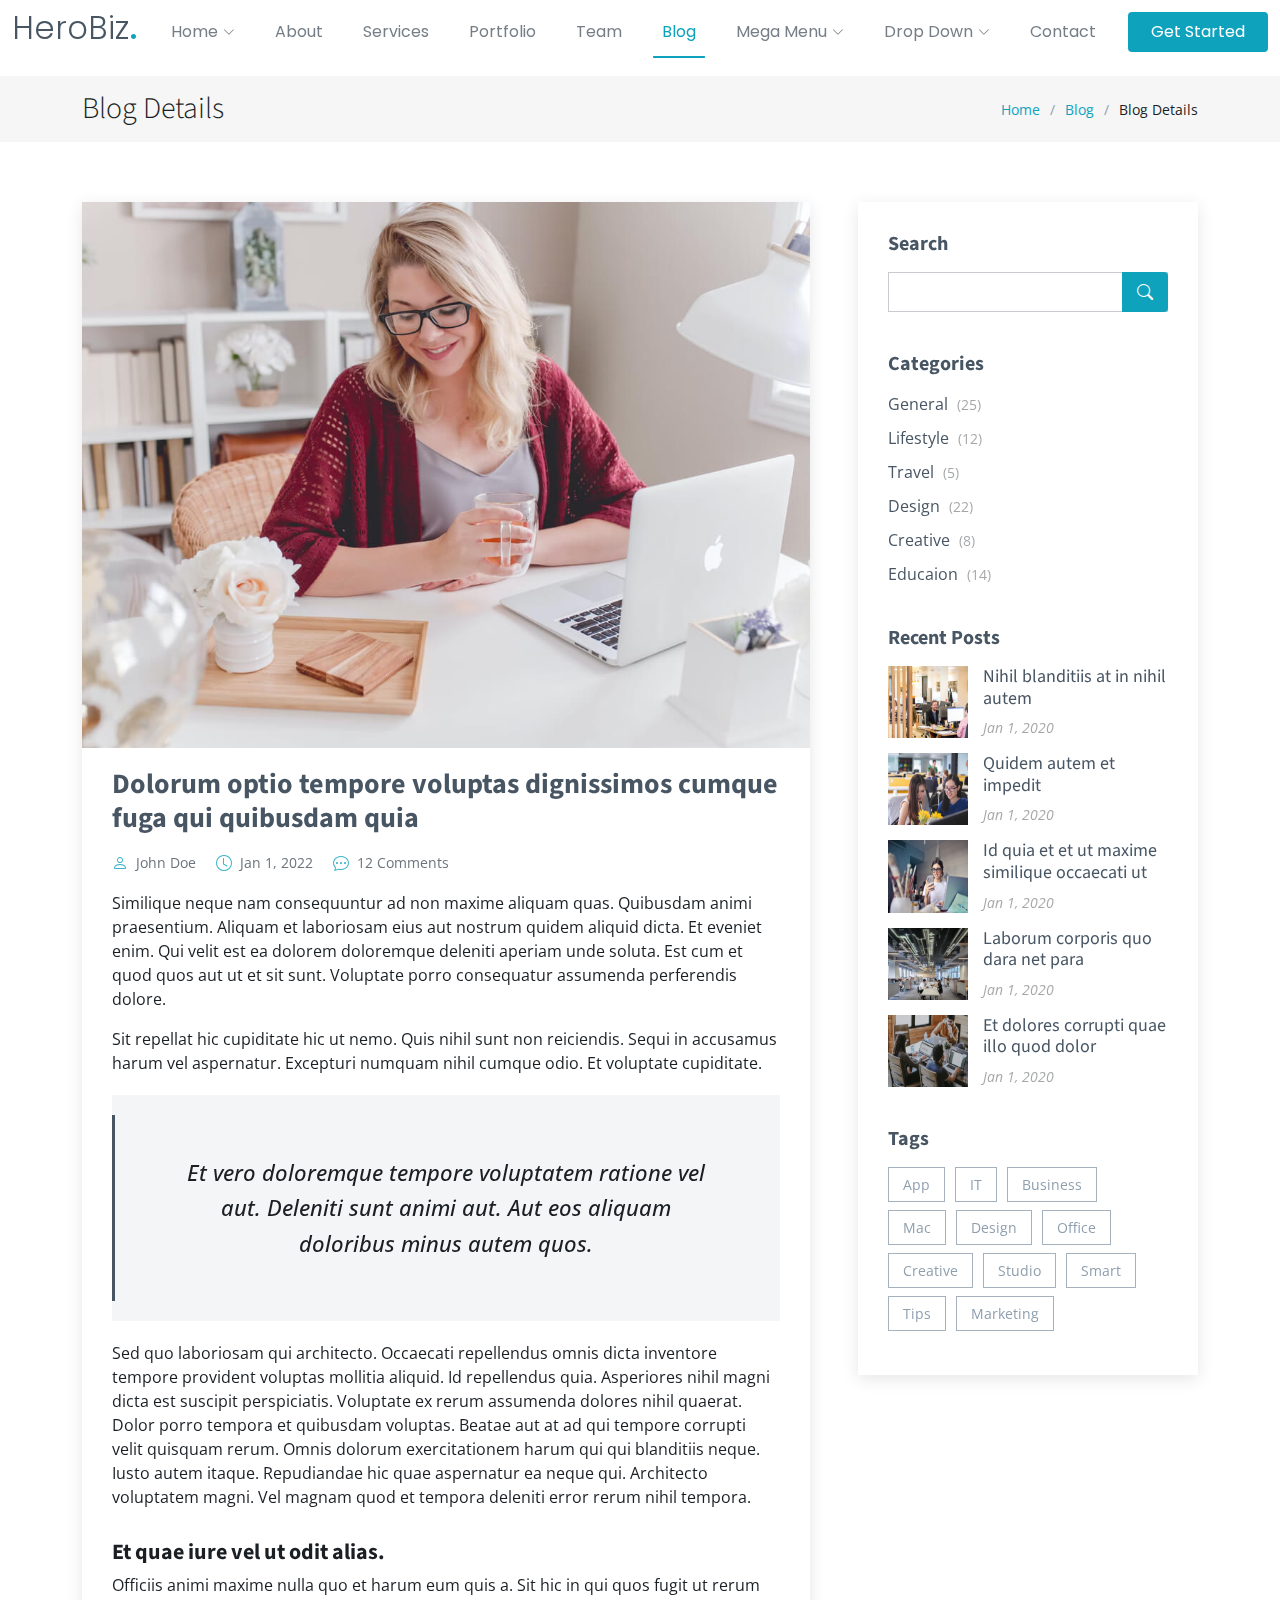
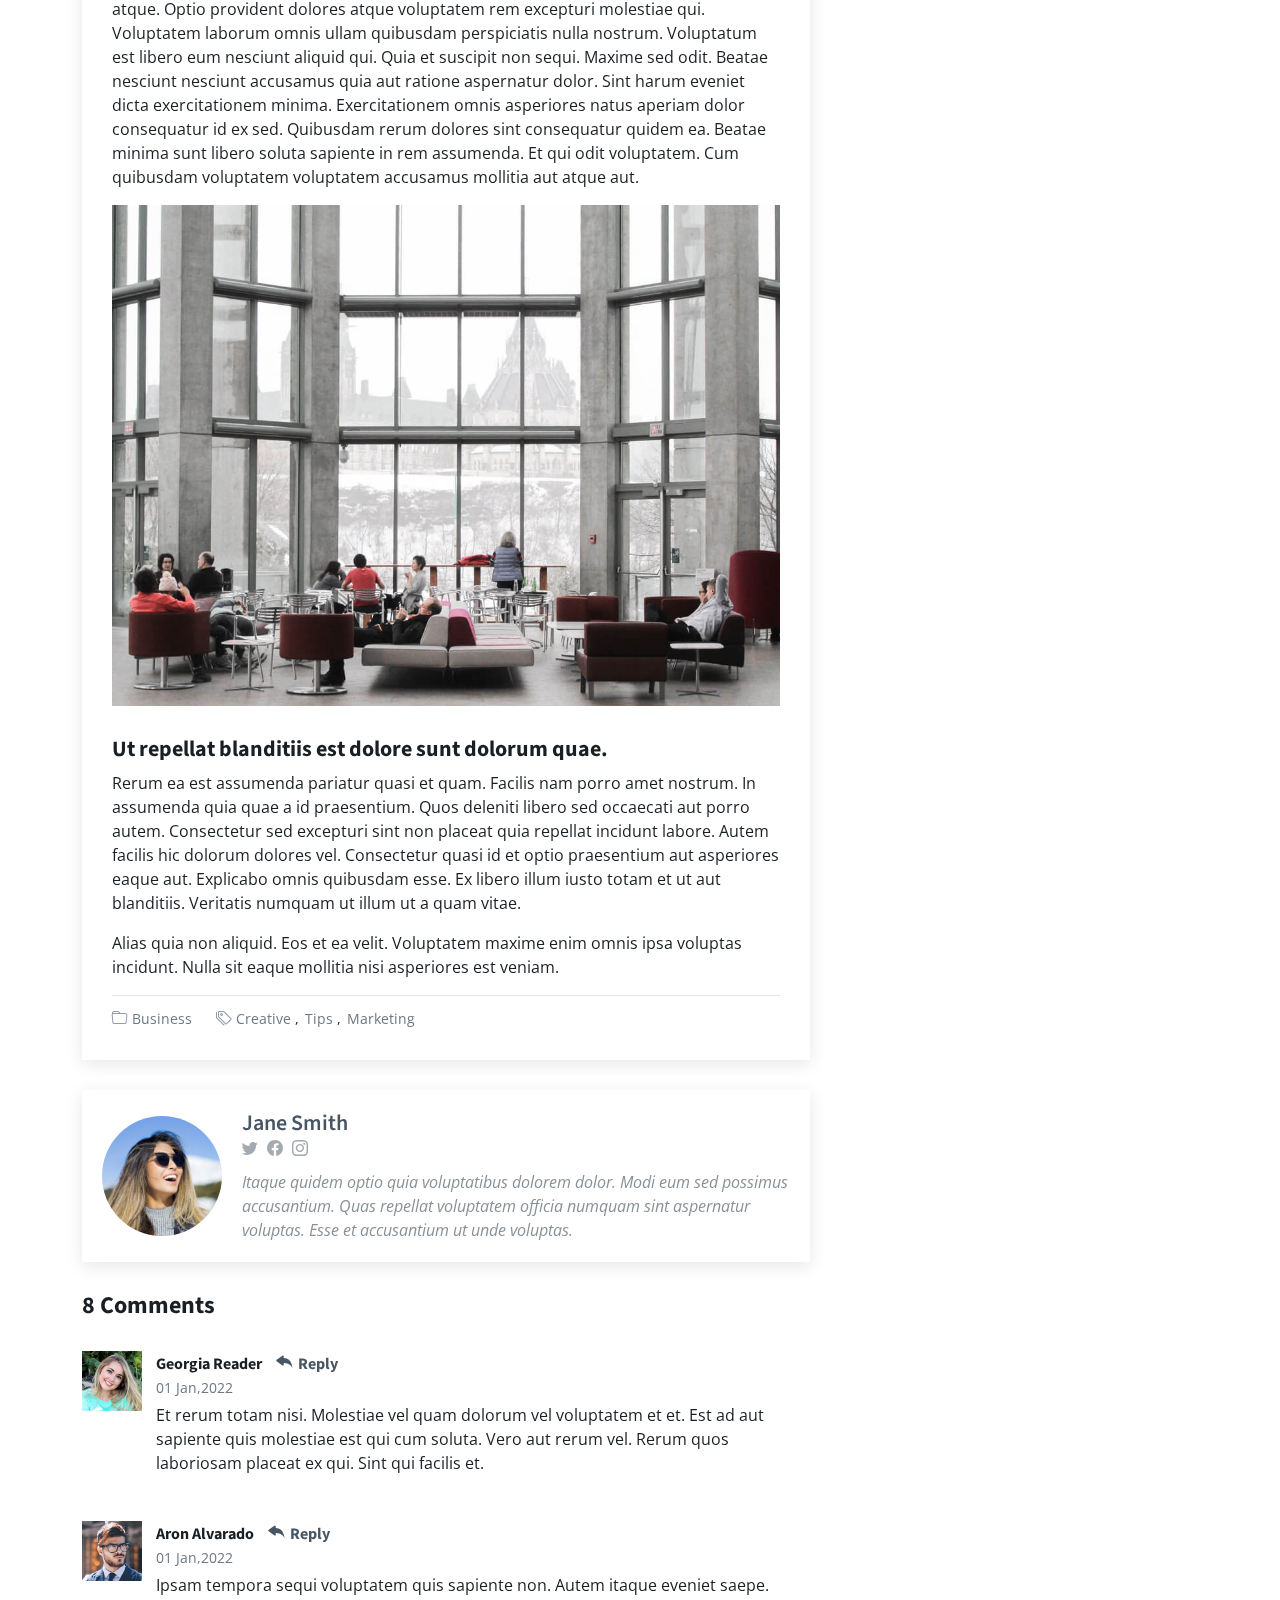
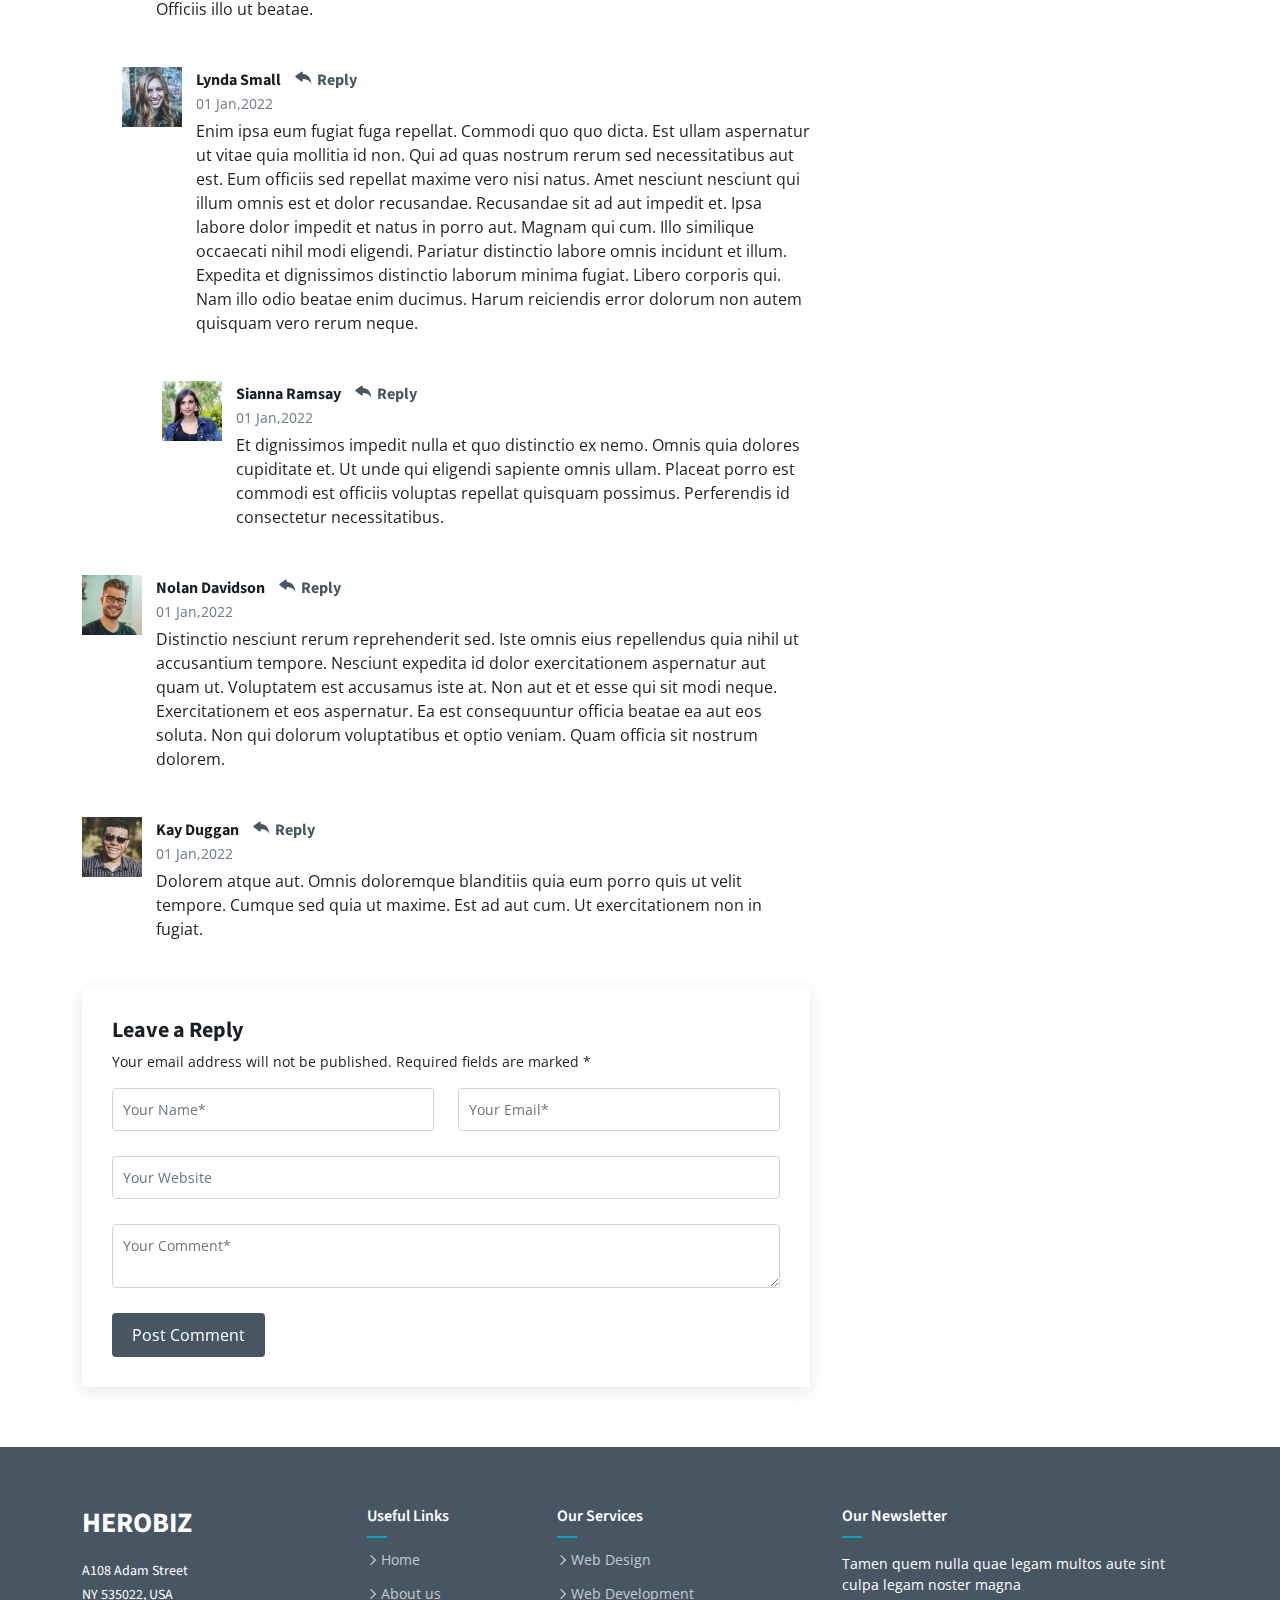
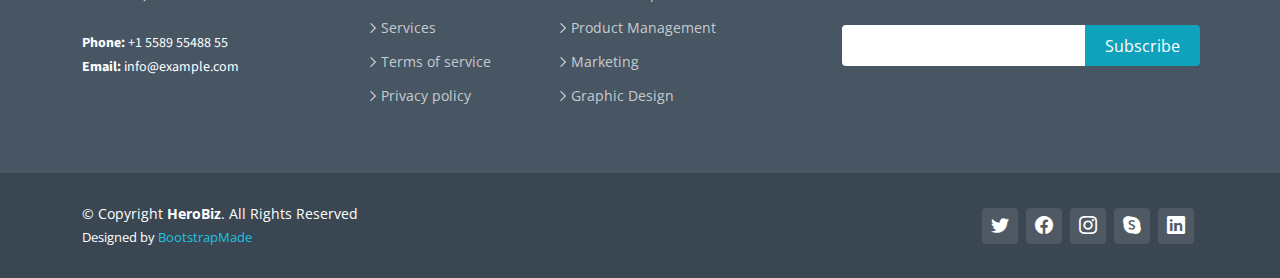
<file: blog-details.html>
<!DOCTYPE html>
<html lang="en">

<head>
  <meta charset="utf-8">
  <meta content="width=device-width, initial-scale=1.0" name="viewport">

  <title>Blog Details - HeroBiz Bootstrap Template</title>
  <meta content="" name="description">
  <meta content="" name="keywords">

  <!-- Favicons -->
  <link href="assets/img/favicon.png" rel="icon">
  <link href="assets/img/apple-touch-icon.png" rel="apple-touch-icon">

  <!-- Google Fonts -->
  <link rel="preconnect" href="https://fonts.googleapis.com">
  <link rel="preconnect" href="https://fonts.gstatic.com" crossorigin>
  <link href="https://fonts.googleapis.com/css2?family=Open+Sans:ital,wght@0,300;0,400;0,500;0,600;0,700;1,300;1,400;1,500;1,600;1,700&family=Poppins:ital,wght@0,300;0,400;0,500;0,600;0,700;1,300;1,400;1,500;1,600;1,700&family=Source+Sans+Pro:ital,wght@0,300;0,400;0,600;0,700;1,300;1,400;1,600;1,700&display=swap" rel="stylesheet">

  <!-- Vendor CSS Files -->
  <link href="assets/vendor/bootstrap/css/bootstrap.min.css" rel="stylesheet">
  <link href="assets/vendor/bootstrap-icons/bootstrap-icons.css" rel="stylesheet">
  <link href="assets/vendor/aos/aos.css" rel="stylesheet">
  <link href="assets/vendor/glightbox/css/glightbox.min.css" rel="stylesheet">
  <link href="assets/vendor/swiper/swiper-bundle.min.css" rel="stylesheet">

  <!-- Variables CSS Files. Uncomment your preferred color scheme -->
  <link href="assets/css/variables.css" rel="stylesheet">
  <!-- <link href="assets/css/variables-blue.css" rel="stylesheet"> -->
  <!-- <link href="assets/css/variables-green.css" rel="stylesheet"> -->
  <!-- <link href="assets/css/variables-orange.css" rel="stylesheet"> -->
  <!-- <link href="assets/css/variables-purple.css" rel="stylesheet"> -->
  <!-- <link href="assets/css/variables-red.css" rel="stylesheet"> -->
  <!-- <link href="assets/css/variables-pink.css" rel="stylesheet"> -->

  <!-- Template Main CSS File -->
  <link href="assets/css/main.css" rel="stylesheet">

  <!-- =======================================================
  * Template Name: HeroBiz - v2.3.1
  * Template URL: https://bootstrapmade.com/herobiz-bootstrap-business-template/
  * Author: BootstrapMade.com
  * License: https://bootstrapmade.com/license/
  ======================================================== -->
</head>

<body>

  <!-- ======= Header ======= -->
  <header id="header" class="header fixed-top" data-scrollto-offset="0">
    <div class="container-fluid d-flex align-items-center justify-content-between">

      <a href="index.html" class="logo d-flex align-items-center scrollto me-auto me-lg-0">
        <!-- Uncomment the line below if you also wish to use an image logo -->
        <!-- <img src="assets/img/logo.png" alt=""> -->
        <h1>HeroBiz<span>.</span></h1>
      </a>

      <nav id="navbar" class="navbar">
        <ul>

          <li class="dropdown"><a href="#"><span>Home</span> <i class="bi bi-chevron-down dropdown-indicator"></i></a>
            <ul>
              <li><a href="index.html">Home 1 - index.html</a></li>
              <li><a href="index-2.html">Home 2 - index-2.html</a></li>
              <li><a href="index-3.html">Home 3 - index-3.html</a></li>
              <li><a href="index-4.html">Home 4 - index-4.html</a></li>
            </ul>
          </li>

          <li><a class="nav-link scrollto" href="index.html#about">About</a></li>
          <li><a class="nav-link scrollto" href="index.html#services">Services</a></li>
          <li><a class="nav-link scrollto" href="index.html#portfolio">Portfolio</a></li>
          <li><a class="nav-link scrollto" href="index.html#team">Team</a></li>
          <li><a href="blog.html" class="active">Blog</a></li>
          <li class="dropdown megamenu"><a href="#"><span>Mega Menu</span> <i class="bi bi-chevron-down dropdown-indicator"></i></a>
            <ul>
              <li>
                <a href="#">Column 1 link 1</a>
                <a href="#">Column 1 link 2</a>
                <a href="#">Column 1 link 3</a>
              </li>
              <li>
                <a href="#">Column 2 link 1</a>
                <a href="#">Column 2 link 2</a>
                <a href="#">Column 3 link 3</a>
              </li>
              <li>
                <a href="#">Column 3 link 1</a>
                <a href="#">Column 3 link 2</a>
                <a href="#">Column 3 link 3</a>
              </li>
              <li>
                <a href="#">Column 4 link 1</a>
                <a href="#">Column 4 link 2</a>
                <a href="#">Column 4 link 3</a>
              </li>
            </ul>
          </li>
          <li class="dropdown"><a href="#"><span>Drop Down</span> <i class="bi bi-chevron-down dropdown-indicator"></i></a>
            <ul>
              <li><a href="#">Drop Down 1</a></li>
              <li class="dropdown"><a href="#"><span>Deep Drop Down</span> <i class="bi bi-chevron-down dropdown-indicator"></i></a>
                <ul>
                  <li><a href="#">Deep Drop Down 1</a></li>
                  <li><a href="#">Deep Drop Down 2</a></li>
                  <li><a href="#">Deep Drop Down 3</a></li>
                  <li><a href="#">Deep Drop Down 4</a></li>
                  <li><a href="#">Deep Drop Down 5</a></li>
                </ul>
              </li>
              <li><a href="#">Drop Down 2</a></li>
              <li><a href="#">Drop Down 3</a></li>
              <li><a href="#">Drop Down 4</a></li>
            </ul>
          </li>
          <li><a class="nav-link scrollto" href="index.html#contact">Contact</a></li>
        </ul>
        <i class="bi bi-list mobile-nav-toggle d-none"></i>
      </nav><!-- .navbar -->

      <a class="btn-getstarted scrollto" href="index.html#about">Get Started</a>

    </div>
  </header><!-- End Header -->

  <main id="main">

    <!-- ======= Breadcrumbs ======= -->
    <div class="breadcrumbs">
      <div class="container">

        <div class="d-flex justify-content-between align-items-center">
          <h2>Blog Details</h2>
          <ol>
            <li><a href="index.html">Home</a></li>
            <li><a href="blog.html">Blog</a></li>
            <li>Blog Details</li>
          </ol>
        </div>

      </div>
    </div><!-- End Breadcrumbs -->

    <!-- ======= Blog Details Section ======= -->
    <section id="blog" class="blog">
      <div class="container" data-aos="fade-up">

        <div class="row g-5">

          <div class="col-lg-8">

            <article class="blog-details">

              <div class="post-img">
                <img src="assets/img/blog/blog-1.jpg" alt="" class="img-fluid">
              </div>

              <h2 class="title">Dolorum optio tempore voluptas dignissimos cumque fuga qui quibusdam quia</h2>

              <div class="meta-top">
                <ul>
                  <li class="d-flex align-items-center"><i class="bi bi-person"></i> <a href="blog-details.html">John Doe</a></li>
                  <li class="d-flex align-items-center"><i class="bi bi-clock"></i> <a href="blog-details.html"><time datetime="2020-01-01">Jan 1, 2022</time></a></li>
                  <li class="d-flex align-items-center"><i class="bi bi-chat-dots"></i> <a href="blog-details.html">12 Comments</a></li>
                </ul>
              </div><!-- End meta top -->

              <div class="content">
                <p>
                  Similique neque nam consequuntur ad non maxime aliquam quas. Quibusdam animi praesentium. Aliquam et laboriosam eius aut nostrum quidem aliquid dicta.
                  Et eveniet enim. Qui velit est ea dolorem doloremque deleniti aperiam unde soluta. Est cum et quod quos aut ut et sit sunt. Voluptate porro consequatur assumenda perferendis dolore.
                </p>

                <p>
                  Sit repellat hic cupiditate hic ut nemo. Quis nihil sunt non reiciendis. Sequi in accusamus harum vel aspernatur. Excepturi numquam nihil cumque odio. Et voluptate cupiditate.
                </p>

                <blockquote>
                  <p>
                    Et vero doloremque tempore voluptatem ratione vel aut. Deleniti sunt animi aut. Aut eos aliquam doloribus minus autem quos.
                  </p>
                </blockquote>

                <p>
                  Sed quo laboriosam qui architecto. Occaecati repellendus omnis dicta inventore tempore provident voluptas mollitia aliquid. Id repellendus quia. Asperiores nihil magni dicta est suscipit perspiciatis. Voluptate ex rerum assumenda dolores nihil quaerat.
                  Dolor porro tempora et quibusdam voluptas. Beatae aut at ad qui tempore corrupti velit quisquam rerum. Omnis dolorum exercitationem harum qui qui blanditiis neque.
                  Iusto autem itaque. Repudiandae hic quae aspernatur ea neque qui. Architecto voluptatem magni. Vel magnam quod et tempora deleniti error rerum nihil tempora.
                </p>

                <h3>Et quae iure vel ut odit alias.</h3>
                <p>
                  Officiis animi maxime nulla quo et harum eum quis a. Sit hic in qui quos fugit ut rerum atque. Optio provident dolores atque voluptatem rem excepturi molestiae qui. Voluptatem laborum omnis ullam quibusdam perspiciatis nulla nostrum. Voluptatum est libero eum nesciunt aliquid qui.
                  Quia et suscipit non sequi. Maxime sed odit. Beatae nesciunt nesciunt accusamus quia aut ratione aspernatur dolor. Sint harum eveniet dicta exercitationem minima. Exercitationem omnis asperiores natus aperiam dolor consequatur id ex sed. Quibusdam rerum dolores sint consequatur quidem ea.
                  Beatae minima sunt libero soluta sapiente in rem assumenda. Et qui odit voluptatem. Cum quibusdam voluptatem voluptatem accusamus mollitia aut atque aut.
                </p>
                <img src="assets/img/blog/blog-inside-post.jpg" class="img-fluid" alt="">

                <h3>Ut repellat blanditiis est dolore sunt dolorum quae.</h3>
                <p>
                  Rerum ea est assumenda pariatur quasi et quam. Facilis nam porro amet nostrum. In assumenda quia quae a id praesentium. Quos deleniti libero sed occaecati aut porro autem. Consectetur sed excepturi sint non placeat quia repellat incidunt labore. Autem facilis hic dolorum dolores vel.
                  Consectetur quasi id et optio praesentium aut asperiores eaque aut. Explicabo omnis quibusdam esse. Ex libero illum iusto totam et ut aut blanditiis. Veritatis numquam ut illum ut a quam vitae.
                </p>
                <p>
                  Alias quia non aliquid. Eos et ea velit. Voluptatem maxime enim omnis ipsa voluptas incidunt. Nulla sit eaque mollitia nisi asperiores est veniam.
                </p>

              </div><!-- End post content -->

              <div class="meta-bottom">
                <i class="bi bi-folder"></i>
                <ul class="cats">
                  <li><a href="#">Business</a></li>
                </ul>

                <i class="bi bi-tags"></i>
                <ul class="tags">
                  <li><a href="#">Creative</a></li>
                  <li><a href="#">Tips</a></li>
                  <li><a href="#">Marketing</a></li>
                </ul>
              </div><!-- End meta bottom -->

            </article><!-- End blog post -->

            <div class="post-author d-flex align-items-center">
              <img src="assets/img/blog/blog-author.jpg" class="rounded-circle flex-shrink-0" alt="">
              <div>
                <h4>Jane Smith</h4>
                <div class="social-links">
                  <a href="https://twitters.com/#"><i class="bi bi-twitter"></i></a>
                  <a href="https://facebook.com/#"><i class="bi bi-facebook"></i></a>
                  <a href="https://instagram.com/#"><i class="biu bi-instagram"></i></a>
                </div>
                <p>
                  Itaque quidem optio quia voluptatibus dolorem dolor. Modi eum sed possimus accusantium. Quas repellat voluptatem officia numquam sint aspernatur voluptas. Esse et accusantium ut unde voluptas.
                </p>
              </div>
            </div><!-- End post author -->

            <div class="comments">

              <h4 class="comments-count">8 Comments</h4>

              <div id="comment-1" class="comment">
                <div class="d-flex">
                  <div class="comment-img"><img src="assets/img/blog/comments-1.jpg" alt=""></div>
                  <div>
                    <h5><a href="">Georgia Reader</a> <a href="#" class="reply"><i class="bi bi-reply-fill"></i> Reply</a></h5>
                    <time datetime="2020-01-01">01 Jan,2022</time>
                    <p>
                      Et rerum totam nisi. Molestiae vel quam dolorum vel voluptatem et et. Est ad aut sapiente quis molestiae est qui cum soluta.
                      Vero aut rerum vel. Rerum quos laboriosam placeat ex qui. Sint qui facilis et.
                    </p>
                  </div>
                </div>
              </div><!-- End comment #1 -->

              <div id="comment-2" class="comment">
                <div class="d-flex">
                  <div class="comment-img"><img src="assets/img/blog/comments-2.jpg" alt=""></div>
                  <div>
                    <h5><a href="">Aron Alvarado</a> <a href="#" class="reply"><i class="bi bi-reply-fill"></i> Reply</a></h5>
                    <time datetime="2020-01-01">01 Jan,2022</time>
                    <p>
                      Ipsam tempora sequi voluptatem quis sapiente non. Autem itaque eveniet saepe. Officiis illo ut beatae.
                    </p>
                  </div>
                </div>

                <div id="comment-reply-1" class="comment comment-reply">
                  <div class="d-flex">
                    <div class="comment-img"><img src="assets/img/blog/comments-3.jpg" alt=""></div>
                    <div>
                      <h5><a href="">Lynda Small</a> <a href="#" class="reply"><i class="bi bi-reply-fill"></i> Reply</a></h5>
                      <time datetime="2020-01-01">01 Jan,2022</time>
                      <p>
                        Enim ipsa eum fugiat fuga repellat. Commodi quo quo dicta. Est ullam aspernatur ut vitae quia mollitia id non. Qui ad quas nostrum rerum sed necessitatibus aut est. Eum officiis sed repellat maxime vero nisi natus. Amet nesciunt nesciunt qui illum omnis est et dolor recusandae.

                        Recusandae sit ad aut impedit et. Ipsa labore dolor impedit et natus in porro aut. Magnam qui cum. Illo similique occaecati nihil modi eligendi. Pariatur distinctio labore omnis incidunt et illum. Expedita et dignissimos distinctio laborum minima fugiat.

                        Libero corporis qui. Nam illo odio beatae enim ducimus. Harum reiciendis error dolorum non autem quisquam vero rerum neque.
                      </p>
                    </div>
                  </div>

                  <div id="comment-reply-2" class="comment comment-reply">
                    <div class="d-flex">
                      <div class="comment-img"><img src="assets/img/blog/comments-4.jpg" alt=""></div>
                      <div>
                        <h5><a href="">Sianna Ramsay</a> <a href="#" class="reply"><i class="bi bi-reply-fill"></i> Reply</a></h5>
                        <time datetime="2020-01-01">01 Jan,2022</time>
                        <p>
                          Et dignissimos impedit nulla et quo distinctio ex nemo. Omnis quia dolores cupiditate et. Ut unde qui eligendi sapiente omnis ullam. Placeat porro est commodi est officiis voluptas repellat quisquam possimus. Perferendis id consectetur necessitatibus.
                        </p>
                      </div>
                    </div>

                  </div><!-- End comment reply #2-->

                </div><!-- End comment reply #1-->

              </div><!-- End comment #2-->

              <div id="comment-3" class="comment">
                <div class="d-flex">
                  <div class="comment-img"><img src="assets/img/blog/comments-5.jpg" alt=""></div>
                  <div>
                    <h5><a href="">Nolan Davidson</a> <a href="#" class="reply"><i class="bi bi-reply-fill"></i> Reply</a></h5>
                    <time datetime="2020-01-01">01 Jan,2022</time>
                    <p>
                      Distinctio nesciunt rerum reprehenderit sed. Iste omnis eius repellendus quia nihil ut accusantium tempore. Nesciunt expedita id dolor exercitationem aspernatur aut quam ut. Voluptatem est accusamus iste at.
                      Non aut et et esse qui sit modi neque. Exercitationem et eos aspernatur. Ea est consequuntur officia beatae ea aut eos soluta. Non qui dolorum voluptatibus et optio veniam. Quam officia sit nostrum dolorem.
                    </p>
                  </div>
                </div>

              </div><!-- End comment #3 -->

              <div id="comment-4" class="comment">
                <div class="d-flex">
                  <div class="comment-img"><img src="assets/img/blog/comments-6.jpg" alt=""></div>
                  <div>
                    <h5><a href="">Kay Duggan</a> <a href="#" class="reply"><i class="bi bi-reply-fill"></i> Reply</a></h5>
                    <time datetime="2020-01-01">01 Jan,2022</time>
                    <p>
                      Dolorem atque aut. Omnis doloremque blanditiis quia eum porro quis ut velit tempore. Cumque sed quia ut maxime. Est ad aut cum. Ut exercitationem non in fugiat.
                    </p>
                  </div>
                </div>

              </div><!-- End comment #4 -->

              <div class="reply-form">

                <h4>Leave a Reply</h4>
                <p>Your email address will not be published. Required fields are marked * </p>
                <form action="">
                  <div class="row">
                    <div class="col-md-6 form-group">
                      <input name="name" type="text" class="form-control" placeholder="Your Name*">
                    </div>
                    <div class="col-md-6 form-group">
                      <input name="email" type="text" class="form-control" placeholder="Your Email*">
                    </div>
                  </div>
                  <div class="row">
                    <div class="col form-group">
                      <input name="website" type="text" class="form-control" placeholder="Your Website">
                    </div>
                  </div>
                  <div class="row">
                    <div class="col form-group">
                      <textarea name="comment" class="form-control" placeholder="Your Comment*"></textarea>
                    </div>
                  </div>
                  <button type="submit" class="btn btn-primary">Post Comment</button>

                </form>

              </div>

            </div><!-- End blog comments -->

          </div>

          <div class="col-lg-4">

            <div class="sidebar">

              <div class="sidebar-item search-form">
                <h3 class="sidebar-title">Search</h3>
                <form action="" class="mt-3">
                  <input type="text">
                  <button type="submit"><i class="bi bi-search"></i></button>
                </form>
              </div><!-- End sidebar search formn-->

              <div class="sidebar-item categories">
                <h3 class="sidebar-title">Categories</h3>
                <ul class="mt-3">
                  <li><a href="#">General <span>(25)</span></a></li>
                  <li><a href="#">Lifestyle <span>(12)</span></a></li>
                  <li><a href="#">Travel <span>(5)</span></a></li>
                  <li><a href="#">Design <span>(22)</span></a></li>
                  <li><a href="#">Creative <span>(8)</span></a></li>
                  <li><a href="#">Educaion <span>(14)</span></a></li>
                </ul>
              </div><!-- End sidebar categories-->

              <div class="sidebar-item recent-posts">
                <h3 class="sidebar-title">Recent Posts</h3>

                <div class="mt-3">

                  <div class="post-item mt-3">
                    <img src="assets/img/blog/blog-recent-1.jpg" alt="" class="flex-shrink-0">
                    <div>
                      <h4><a href="blog-post.html">Nihil blanditiis at in nihil autem</a></h4>
                      <time datetime="2020-01-01">Jan 1, 2020</time>
                    </div>
                  </div><!-- End recent post item-->

                  <div class="post-item">
                    <img src="assets/img/blog/blog-recent-2.jpg" alt="" class="flex-shrink-0">
                    <div>
                      <h4><a href="blog-post.html">Quidem autem et impedit</a></h4>
                      <time datetime="2020-01-01">Jan 1, 2020</time>
                    </div>
                  </div><!-- End recent post item-->

                  <div class="post-item">
                    <img src="assets/img/blog/blog-recent-3.jpg" alt="" class="flex-shrink-0">
                    <div>
                      <h4><a href="blog-post.html">Id quia et et ut maxime similique occaecati ut</a></h4>
                      <time datetime="2020-01-01">Jan 1, 2020</time>
                    </div>
                  </div><!-- End recent post item-->

                  <div class="post-item">
                    <img src="assets/img/blog/blog-recent-4.jpg" alt="" class="flex-shrink-0">
                    <div>
                      <h4><a href="blog-post.html">Laborum corporis quo dara net para</a></h4>
                      <time datetime="2020-01-01">Jan 1, 2020</time>
                    </div>
                  </div><!-- End recent post item-->

                  <div class="post-item">
                    <img src="assets/img/blog/blog-recent-5.jpg" alt="" class="flex-shrink-0">
                    <div>
                      <h4><a href="blog-post.html">Et dolores corrupti quae illo quod dolor</a></h4>
                      <time datetime="2020-01-01">Jan 1, 2020</time>
                    </div>
                  </div><!-- End recent post item-->

                </div>

              </div><!-- End sidebar recent posts-->

              <div class="sidebar-item tags">
                <h3 class="sidebar-title">Tags</h3>
                <ul class="mt-3">
                  <li><a href="#">App</a></li>
                  <li><a href="#">IT</a></li>
                  <li><a href="#">Business</a></li>
                  <li><a href="#">Mac</a></li>
                  <li><a href="#">Design</a></li>
                  <li><a href="#">Office</a></li>
                  <li><a href="#">Creative</a></li>
                  <li><a href="#">Studio</a></li>
                  <li><a href="#">Smart</a></li>
                  <li><a href="#">Tips</a></li>
                  <li><a href="#">Marketing</a></li>
                </ul>
              </div><!-- End sidebar tags-->

            </div><!-- End Blog Sidebar -->

          </div>
        </div>

      </div>
    </section><!-- End Blog Details Section -->

  </main><!-- End #main -->

  <!-- ======= Footer ======= -->
  <footer id="footer" class="footer">

    <div class="footer-content">
      <div class="container">
        <div class="row">

          <div class="col-lg-3 col-md-6">
            <div class="footer-info">
              <h3>HeroBiz</h3>
              <p>
                A108 Adam Street <br>
                NY 535022, USA<br><br>
                <strong>Phone:</strong> +1 5589 55488 55<br>
                <strong>Email:</strong> info@example.com<br>
              </p>
            </div>
          </div>

          <div class="col-lg-2 col-md-6 footer-links">
            <h4>Useful Links</h4>
            <ul>
              <li><i class="bi bi-chevron-right"></i> <a href="#">Home</a></li>
              <li><i class="bi bi-chevron-right"></i> <a href="#">About us</a></li>
              <li><i class="bi bi-chevron-right"></i> <a href="#">Services</a></li>
              <li><i class="bi bi-chevron-right"></i> <a href="#">Terms of service</a></li>
              <li><i class="bi bi-chevron-right"></i> <a href="#">Privacy policy</a></li>
            </ul>
          </div>

          <div class="col-lg-3 col-md-6 footer-links">
            <h4>Our Services</h4>
            <ul>
              <li><i class="bi bi-chevron-right"></i> <a href="#">Web Design</a></li>
              <li><i class="bi bi-chevron-right"></i> <a href="#">Web Development</a></li>
              <li><i class="bi bi-chevron-right"></i> <a href="#">Product Management</a></li>
              <li><i class="bi bi-chevron-right"></i> <a href="#">Marketing</a></li>
              <li><i class="bi bi-chevron-right"></i> <a href="#">Graphic Design</a></li>
            </ul>
          </div>

          <div class="col-lg-4 col-md-6 footer-newsletter">
            <h4>Our Newsletter</h4>
            <p>Tamen quem nulla quae legam multos aute sint culpa legam noster magna</p>
            <form action="" method="post">
              <input type="email" name="email"><input type="submit" value="Subscribe">
            </form>

          </div>

        </div>
      </div>
    </div>

    <div class="footer-legal text-center">
      <div class="container d-flex flex-column flex-lg-row justify-content-center justify-content-lg-between align-items-center">

        <div class="d-flex flex-column align-items-center align-items-lg-start">
          <div class="copyright">
            &copy; Copyright <strong><span>HeroBiz</span></strong>. All Rights Reserved
          </div>
          <div class="credits">
            <!-- All the links in the footer should remain intact. -->
            <!-- You can delete the links only if you purchased the pro version. -->
            <!-- Licensing information: https://bootstrapmade.com/license/ -->
            <!-- Purchase the pro version with working PHP/AJAX contact form: https://bootstrapmade.com/herobiz-bootstrap-business-template/ -->
            Designed by <a href="https://bootstrapmade.com/">BootstrapMade</a>
          </div>
        </div>

        <div class="social-links order-first order-lg-last mb-3 mb-lg-0">
          <a href="#" class="twitter"><i class="bi bi-twitter"></i></a>
          <a href="#" class="facebook"><i class="bi bi-facebook"></i></a>
          <a href="#" class="instagram"><i class="bi bi-instagram"></i></a>
          <a href="#" class="google-plus"><i class="bi bi-skype"></i></a>
          <a href="#" class="linkedin"><i class="bi bi-linkedin"></i></a>
        </div>

      </div>
    </div>

  </footer><!-- End Footer -->

  <a href="#" class="scroll-top d-flex align-items-center justify-content-center"><i class="bi bi-arrow-up-short"></i></a>

  <div id="preloader"></div>

  <!-- Vendor JS Files -->
  <script src="assets/vendor/bootstrap/js/bootstrap.bundle.min.js"></script>
  <script src="assets/vendor/aos/aos.js"></script>
  <script src="assets/vendor/glightbox/js/glightbox.min.js"></script>
  <script src="assets/vendor/isotope-layout/isotope.pkgd.min.js"></script>
  <script src="assets/vendor/swiper/swiper-bundle.min.js"></script>
  <script src="assets/vendor/php-email-form/validate.js"></script>

  <!-- Template Main JS File -->
  <script src="assets/js/main.js"></script>

</body>

</html>
</file>
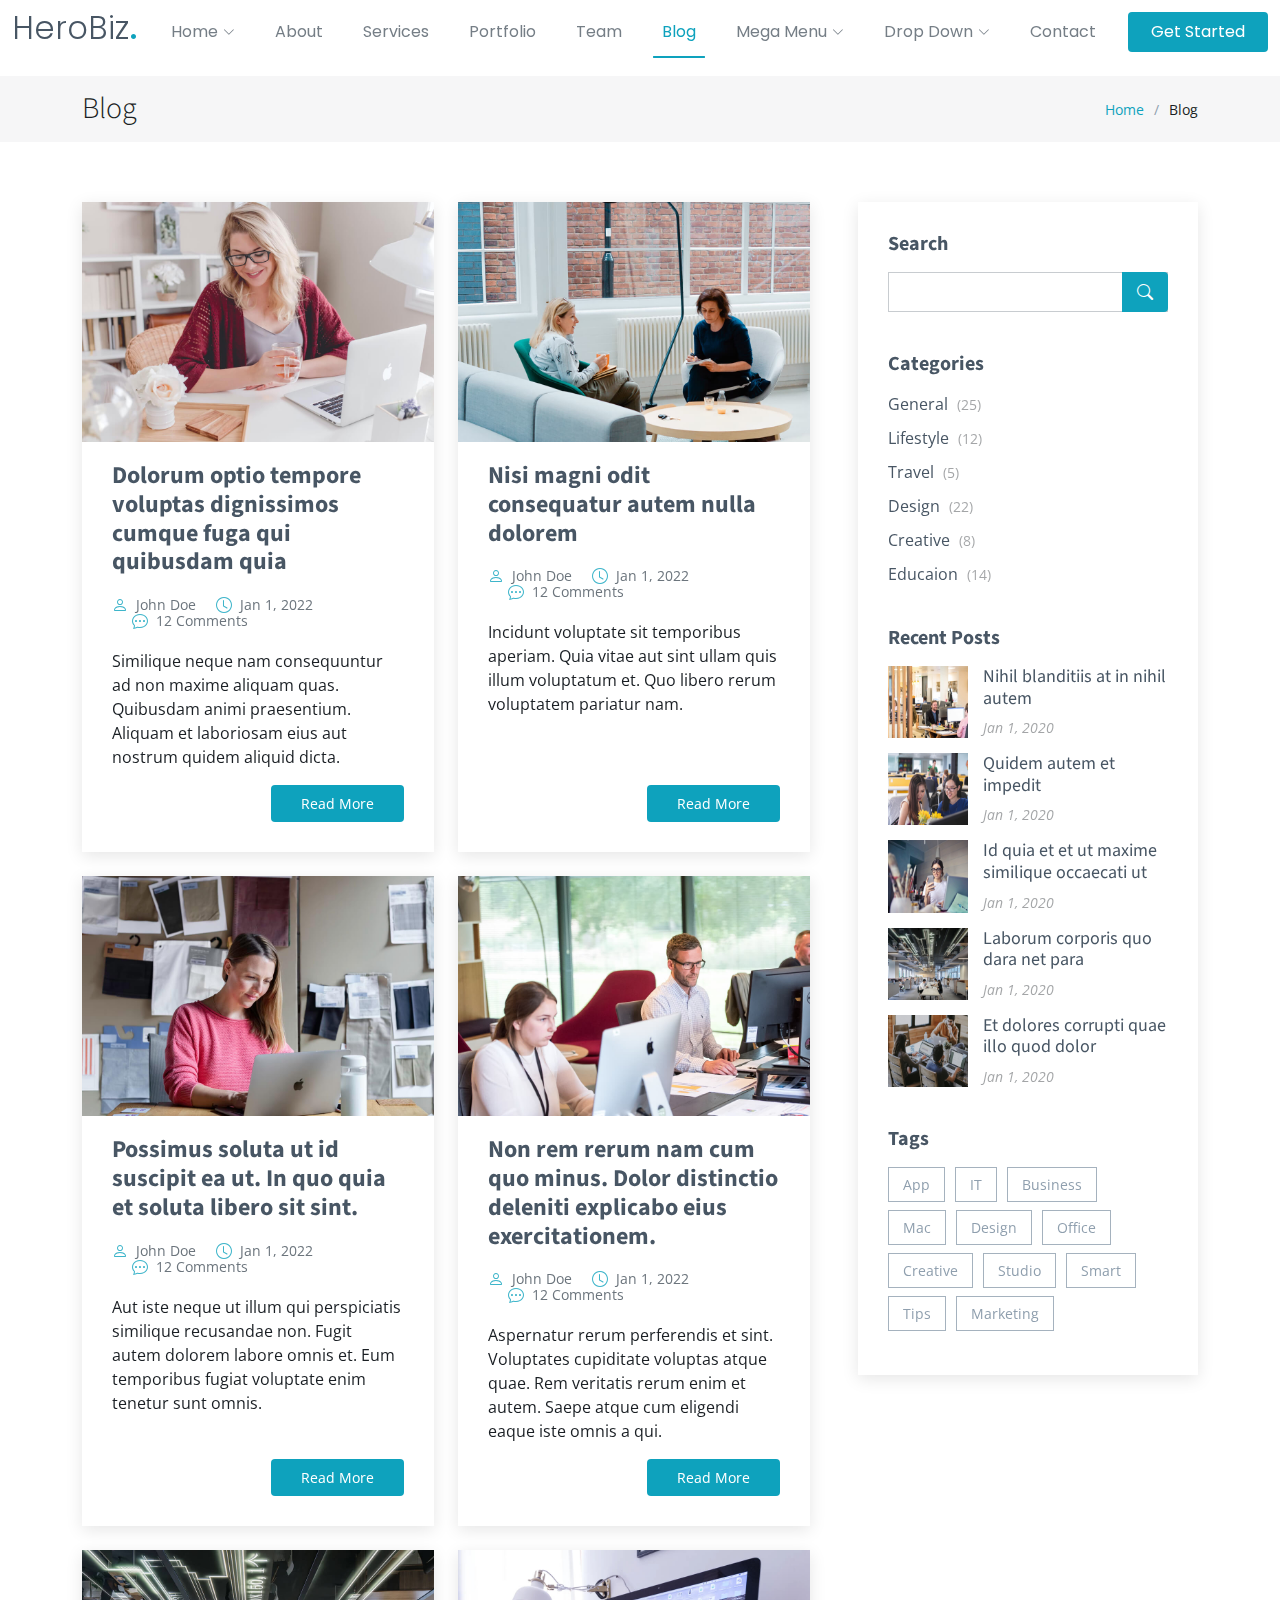
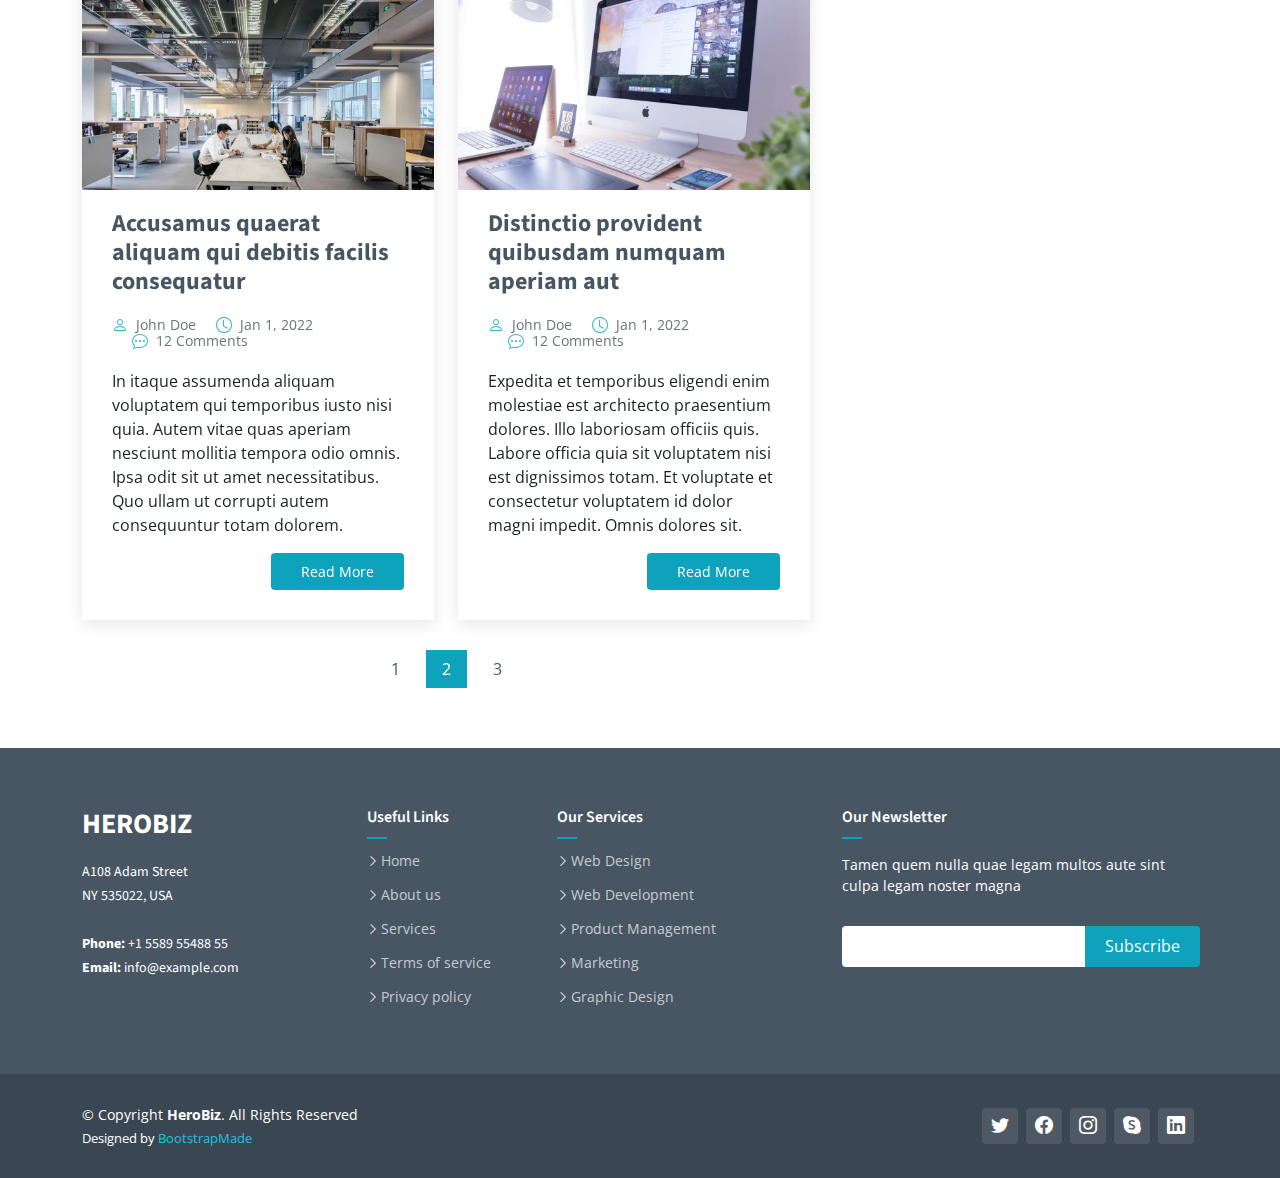
<file: blog.html>
<!DOCTYPE html>
<html lang="en">

<head>
  <meta charset="utf-8">
  <meta content="width=device-width, initial-scale=1.0" name="viewport">

  <title>Blog - HeroBiz Bootstrap Template</title>
  <meta content="" name="description">
  <meta content="" name="keywords">

  <!-- Favicons -->
  <link href="assets/img/favicon.png" rel="icon">
  <link href="assets/img/apple-touch-icon.png" rel="apple-touch-icon">

  <!-- Google Fonts -->
  <link rel="preconnect" href="https://fonts.googleapis.com">
  <link rel="preconnect" href="https://fonts.gstatic.com" crossorigin>
  <link href="https://fonts.googleapis.com/css2?family=Open+Sans:ital,wght@0,300;0,400;0,500;0,600;0,700;1,300;1,400;1,500;1,600;1,700&family=Poppins:ital,wght@0,300;0,400;0,500;0,600;0,700;1,300;1,400;1,500;1,600;1,700&family=Source+Sans+Pro:ital,wght@0,300;0,400;0,600;0,700;1,300;1,400;1,600;1,700&display=swap" rel="stylesheet">

  <!-- Vendor CSS Files -->
  <link href="assets/vendor/bootstrap/css/bootstrap.min.css" rel="stylesheet">
  <link href="assets/vendor/bootstrap-icons/bootstrap-icons.css" rel="stylesheet">
  <link href="assets/vendor/aos/aos.css" rel="stylesheet">
  <link href="assets/vendor/glightbox/css/glightbox.min.css" rel="stylesheet">
  <link href="assets/vendor/swiper/swiper-bundle.min.css" rel="stylesheet">

  <!-- Variables CSS Files. Uncomment your preferred color scheme -->
  <link href="assets/css/variables.css" rel="stylesheet">
  <!-- <link href="assets/css/variables-blue.css" rel="stylesheet"> -->
  <!-- <link href="assets/css/variables-green.css" rel="stylesheet"> -->
  <!-- <link href="assets/css/variables-orange.css" rel="stylesheet"> -->
  <!-- <link href="assets/css/variables-purple.css" rel="stylesheet"> -->
  <!-- <link href="assets/css/variables-red.css" rel="stylesheet"> -->
  <!-- <link href="assets/css/variables-pink.css" rel="stylesheet"> -->

  <!-- Template Main CSS File -->
  <link href="assets/css/main.css" rel="stylesheet">

  <!-- =======================================================
  * Template Name: HeroBiz - v2.3.1
  * Template URL: https://bootstrapmade.com/herobiz-bootstrap-business-template/
  * Author: BootstrapMade.com
  * License: https://bootstrapmade.com/license/
  ======================================================== -->
</head>

<body>

  <!-- ======= Header ======= -->
  <header id="header" class="header fixed-top" data-scrollto-offset="0">
    <div class="container-fluid d-flex align-items-center justify-content-between">

      <a href="index.html" class="logo d-flex align-items-center scrollto me-auto me-lg-0">
        <!-- Uncomment the line below if you also wish to use an image logo -->
        <!-- <img src="assets/img/logo.png" alt=""> -->
        <h1>HeroBiz<span>.</span></h1>
      </a>

      <nav id="navbar" class="navbar">
        <ul>

          <li class="dropdown"><a href="#"><span>Home</span> <i class="bi bi-chevron-down dropdown-indicator"></i></a>
            <ul>
              <li><a href="index.html">Home 1 - index.html</a></li>
              <li><a href="index-2.html">Home 2 - index-2.html</a></li>
              <li><a href="index-3.html">Home 3 - index-3.html</a></li>
              <li><a href="index-4.html">Home 4 - index-4.html</a></li>
            </ul>
          </li>

          <li><a class="nav-link scrollto" href="index.html#about">About</a></li>
          <li><a class="nav-link scrollto" href="index.html#services">Services</a></li>
          <li><a class="nav-link scrollto" href="index.html#portfolio">Portfolio</a></li>
          <li><a class="nav-link scrollto" href="index.html#team">Team</a></li>
          <li><a href="blog.html" class="active">Blog</a></li>
          <li class="dropdown megamenu"><a href="#"><span>Mega Menu</span> <i class="bi bi-chevron-down dropdown-indicator"></i></a>
            <ul>
              <li>
                <a href="#">Column 1 link 1</a>
                <a href="#">Column 1 link 2</a>
                <a href="#">Column 1 link 3</a>
              </li>
              <li>
                <a href="#">Column 2 link 1</a>
                <a href="#">Column 2 link 2</a>
                <a href="#">Column 3 link 3</a>
              </li>
              <li>
                <a href="#">Column 3 link 1</a>
                <a href="#">Column 3 link 2</a>
                <a href="#">Column 3 link 3</a>
              </li>
              <li>
                <a href="#">Column 4 link 1</a>
                <a href="#">Column 4 link 2</a>
                <a href="#">Column 4 link 3</a>
              </li>
            </ul>
          </li>
          <li class="dropdown"><a href="#"><span>Drop Down</span> <i class="bi bi-chevron-down dropdown-indicator"></i></a>
            <ul>
              <li><a href="#">Drop Down 1</a></li>
              <li class="dropdown"><a href="#"><span>Deep Drop Down</span> <i class="bi bi-chevron-down dropdown-indicator"></i></a>
                <ul>
                  <li><a href="#">Deep Drop Down 1</a></li>
                  <li><a href="#">Deep Drop Down 2</a></li>
                  <li><a href="#">Deep Drop Down 3</a></li>
                  <li><a href="#">Deep Drop Down 4</a></li>
                  <li><a href="#">Deep Drop Down 5</a></li>
                </ul>
              </li>
              <li><a href="#">Drop Down 2</a></li>
              <li><a href="#">Drop Down 3</a></li>
              <li><a href="#">Drop Down 4</a></li>
            </ul>
          </li>
          <li><a class="nav-link scrollto" href="index.html#contact">Contact</a></li>
        </ul>
        <i class="bi bi-list mobile-nav-toggle d-none"></i>
      </nav><!-- .navbar -->

      <a class="btn-getstarted scrollto" href="index.html#about">Get Started</a>

    </div>
  </header><!-- End Header -->

  <main id="main">

    <!-- ======= Breadcrumbs ======= -->
    <div class="breadcrumbs">
      <div class="container">

        <div class="d-flex justify-content-between align-items-center">
          <h2>Blog</h2>
          <ol>
            <li><a href="index.html">Home</a></li>
            <li>Blog</li>
          </ol>
        </div>

      </div>
    </div><!-- End Breadcrumbs -->

    <!-- ======= Blog Section ======= -->
    <section id="blog" class="blog">
      <div class="container" data-aos="fade-up">

        <div class="row g-5">

          <div class="col-lg-8">

            <div class="row gy-4 posts-list">

              <div class="col-lg-6">
                <article class="d-flex flex-column">

                  <div class="post-img">
                    <img src="assets/img/blog/blog-1.jpg" alt="" class="img-fluid">
                  </div>

                  <h2 class="title">
                    <a href="blog-details.html">Dolorum optio tempore voluptas dignissimos cumque fuga qui quibusdam quia</a>
                  </h2>

                  <div class="meta-top">
                    <ul>
                      <li class="d-flex align-items-center"><i class="bi bi-person"></i> <a href="blog-details.html">John Doe</a></li>
                      <li class="d-flex align-items-center"><i class="bi bi-clock"></i> <a href="blog-details.html"><time datetime="2022-01-01">Jan 1, 2022</time></a></li>
                      <li class="d-flex align-items-center"><i class="bi bi-chat-dots"></i> <a href="blog-details.html">12 Comments</a></li>
                    </ul>
                  </div>

                  <div class="content">
                    <p>
                      Similique neque nam consequuntur ad non maxime aliquam quas. Quibusdam animi praesentium. Aliquam et laboriosam eius aut nostrum quidem aliquid dicta.
                    </p>
                  </div>

                  <div class="read-more mt-auto align-self-end">
                    <a href="blog-details.html">Read More</a>
                  </div>

                </article>
              </div><!-- End post list item -->

              <div class="col-lg-6">
                <article class="d-flex flex-column">

                  <div class="post-img">
                    <img src="assets/img/blog/blog-2.jpg" alt="" class="img-fluid">
                  </div>

                  <h2 class="title">
                    <a href="blog-details.html">Nisi magni odit consequatur autem nulla dolorem</a>
                  </h2>

                  <div class="meta-top">
                    <ul>
                      <li class="d-flex align-items-center"><i class="bi bi-person"></i> <a href="blog-details.html">John Doe</a></li>
                      <li class="d-flex align-items-center"><i class="bi bi-clock"></i> <a href="blog-details.html"><time datetime="2022-01-01">Jan 1, 2022</time></a></li>
                      <li class="d-flex align-items-center"><i class="bi bi-chat-dots"></i> <a href="blog-details.html">12 Comments</a></li>
                    </ul>
                  </div>

                  <div class="content">
                    <p>
                      Incidunt voluptate sit temporibus aperiam. Quia vitae aut sint ullam quis illum voluptatum et. Quo libero rerum voluptatem pariatur nam.
                    </p>
                  </div>

                  <div class="read-more mt-auto align-self-end">
                    <a href="blog-details.html">Read More</a>
                  </div>

                </article>
              </div><!-- End post list item -->

              <div class="col-lg-6">
                <article class="d-flex flex-column">

                  <div class="post-img">
                    <img src="assets/img/blog/blog-3.jpg" alt="" class="img-fluid">
                  </div>

                  <h2 class="title">
                    <a href="blog-details.html">Possimus soluta ut id suscipit ea ut. In quo quia et soluta libero sit sint.</a>
                  </h2>

                  <div class="meta-top">
                    <ul>
                      <li class="d-flex align-items-center"><i class="bi bi-person"></i> <a href="blog-details.html">John Doe</a></li>
                      <li class="d-flex align-items-center"><i class="bi bi-clock"></i> <a href="blog-details.html"><time datetime="2022-01-01">Jan 1, 2022</time></a></li>
                      <li class="d-flex align-items-center"><i class="bi bi-chat-dots"></i> <a href="blog-details.html">12 Comments</a></li>
                    </ul>
                  </div>

                  <div class="content">
                    <p>
                      Aut iste neque ut illum qui perspiciatis similique recusandae non. Fugit autem dolorem labore omnis et. Eum temporibus fugiat voluptate enim tenetur sunt omnis.
                    </p>
                  </div>

                  <div class="read-more mt-auto align-self-end">
                    <a href="blog-details.html">Read More</a>
                  </div>

                </article>
              </div><!-- End post list item -->

              <div class="col-lg-6">
                <article class="d-flex flex-column">

                  <div class="post-img">
                    <img src="assets/img/blog/blog-4.jpg" alt="" class="img-fluid">
                  </div>

                  <h2 class="title">
                    <a href="blog-details.html">Non rem rerum nam cum quo minus. Dolor distinctio deleniti explicabo eius exercitationem.</a>
                  </h2>

                  <div class="meta-top">
                    <ul>
                      <li class="d-flex align-items-center"><i class="bi bi-person"></i> <a href="blog-details.html">John Doe</a></li>
                      <li class="d-flex align-items-center"><i class="bi bi-clock"></i> <a href="blog-details.html"><time datetime="2022-01-01">Jan 1, 2022</time></a></li>
                      <li class="d-flex align-items-center"><i class="bi bi-chat-dots"></i> <a href="blog-details.html">12 Comments</a></li>
                    </ul>
                  </div>

                  <div class="content">
                    <p>
                      Aspernatur rerum perferendis et sint. Voluptates cupiditate voluptas atque quae. Rem veritatis rerum enim et autem. Saepe atque cum eligendi eaque iste omnis a qui.
                    </p>
                  </div>

                  <div class="read-more mt-auto align-self-end">
                    <a href="blog-details.html">Read More</a>
                  </div>

                </article>
              </div><!-- End post list item -->

              <div class="col-lg-6">
                <article class="d-flex flex-column">

                  <div class="post-img">
                    <img src="assets/img/blog/blog-5.jpg" alt="" class="img-fluid">
                  </div>

                  <h2 class="title">
                    <a href="blog-details.html">Accusamus quaerat aliquam qui debitis facilis consequatur</a>
                  </h2>

                  <div class="meta-top">
                    <ul>
                      <li class="d-flex align-items-center"><i class="bi bi-person"></i> <a href="blog-details.html">John Doe</a></li>
                      <li class="d-flex align-items-center"><i class="bi bi-clock"></i> <a href="blog-details.html"><time datetime="2022-01-01">Jan 1, 2022</time></a></li>
                      <li class="d-flex align-items-center"><i class="bi bi-chat-dots"></i> <a href="blog-details.html">12 Comments</a></li>
                    </ul>
                  </div>

                  <div class="content">
                    <p>
                      In itaque assumenda aliquam voluptatem qui temporibus iusto nisi quia. Autem vitae quas aperiam nesciunt mollitia tempora odio omnis. Ipsa odit sit ut amet necessitatibus. Quo ullam ut corrupti autem consequuntur totam dolorem.
                    </p>
                  </div>

                  <div class="read-more mt-auto align-self-end">
                    <a href="blog-details.html">Read More</a>
                  </div>

                </article>
              </div><!-- End post list item -->

              <div class="col-lg-6">
                <article class="d-flex flex-column">

                  <div class="post-img">
                    <img src="assets/img/blog/blog-6.jpg" alt="" class="img-fluid">
                  </div>

                  <h2 class="title">
                    <a href="blog-details.html">Distinctio provident quibusdam numquam aperiam aut</a>
                  </h2>

                  <div class="meta-top">
                    <ul>
                      <li class="d-flex align-items-center"><i class="bi bi-person"></i> <a href="blog-details.html">John Doe</a></li>
                      <li class="d-flex align-items-center"><i class="bi bi-clock"></i> <a href="blog-details.html"><time datetime="2022-01-01">Jan 1, 2022</time></a></li>
                      <li class="d-flex align-items-center"><i class="bi bi-chat-dots"></i> <a href="blog-details.html">12 Comments</a></li>
                    </ul>
                  </div>

                  <div class="content">
                    <p>
                      Expedita et temporibus eligendi enim molestiae est architecto praesentium dolores. Illo laboriosam officiis quis. Labore officia quia sit voluptatem nisi est dignissimos totam. Et voluptate et consectetur voluptatem id dolor magni impedit. Omnis dolores sit.
                    </p>
                  </div>

                  <div class="read-more mt-auto align-self-end">
                    <a href="blog-details.html">Read More</a>
                  </div>

                </article>
              </div><!-- End post list item -->

            </div><!-- End blog posts list -->

            <div class="blog-pagination">
              <ul class="justify-content-center">
                <li><a href="#">1</a></li>
                <li class="active"><a href="#">2</a></li>
                <li><a href="#">3</a></li>
              </ul>
            </div><!-- End blog pagination -->

          </div>

          <div class="col-lg-4">

            <div class="sidebar">

              <div class="sidebar-item search-form">
                <h3 class="sidebar-title">Search</h3>
                <form action="" class="mt-3">
                  <input type="text">
                  <button type="submit"><i class="bi bi-search"></i></button>
                </form>
              </div><!-- End sidebar search formn-->

              <div class="sidebar-item categories">
                <h3 class="sidebar-title">Categories</h3>
                <ul class="mt-3">
                  <li><a href="#">General <span>(25)</span></a></li>
                  <li><a href="#">Lifestyle <span>(12)</span></a></li>
                  <li><a href="#">Travel <span>(5)</span></a></li>
                  <li><a href="#">Design <span>(22)</span></a></li>
                  <li><a href="#">Creative <span>(8)</span></a></li>
                  <li><a href="#">Educaion <span>(14)</span></a></li>
                </ul>
              </div><!-- End sidebar categories-->

              <div class="sidebar-item recent-posts">
                <h3 class="sidebar-title">Recent Posts</h3>

                <div class="mt-3">

                  <div class="post-item mt-3">
                    <img src="assets/img/blog/blog-recent-1.jpg" alt="" class="flex-shrink-0">
                    <div>
                      <h4><a href="blog-post.html">Nihil blanditiis at in nihil autem</a></h4>
                      <time datetime="2020-01-01">Jan 1, 2020</time>
                    </div>
                  </div><!-- End recent post item-->

                  <div class="post-item">
                    <img src="assets/img/blog/blog-recent-2.jpg" alt="" class="flex-shrink-0">
                    <div>
                      <h4><a href="blog-post.html">Quidem autem et impedit</a></h4>
                      <time datetime="2020-01-01">Jan 1, 2020</time>
                    </div>
                  </div><!-- End recent post item-->

                  <div class="post-item">
                    <img src="assets/img/blog/blog-recent-3.jpg" alt="" class="flex-shrink-0">
                    <div>
                      <h4><a href="blog-post.html">Id quia et et ut maxime similique occaecati ut</a></h4>
                      <time datetime="2020-01-01">Jan 1, 2020</time>
                    </div>
                  </div><!-- End recent post item-->

                  <div class="post-item">
                    <img src="assets/img/blog/blog-recent-4.jpg" alt="" class="flex-shrink-0">
                    <div>
                      <h4><a href="blog-post.html">Laborum corporis quo dara net para</a></h4>
                      <time datetime="2020-01-01">Jan 1, 2020</time>
                    </div>
                  </div><!-- End recent post item-->

                  <div class="post-item">
                    <img src="assets/img/blog/blog-recent-5.jpg" alt="" class="flex-shrink-0">
                    <div>
                      <h4><a href="blog-post.html">Et dolores corrupti quae illo quod dolor</a></h4>
                      <time datetime="2020-01-01">Jan 1, 2020</time>
                    </div>
                  </div><!-- End recent post item-->

                </div>

              </div><!-- End sidebar recent posts-->

              <div class="sidebar-item tags">
                <h3 class="sidebar-title">Tags</h3>
                <ul class="mt-3">
                  <li><a href="#">App</a></li>
                  <li><a href="#">IT</a></li>
                  <li><a href="#">Business</a></li>
                  <li><a href="#">Mac</a></li>
                  <li><a href="#">Design</a></li>
                  <li><a href="#">Office</a></li>
                  <li><a href="#">Creative</a></li>
                  <li><a href="#">Studio</a></li>
                  <li><a href="#">Smart</a></li>
                  <li><a href="#">Tips</a></li>
                  <li><a href="#">Marketing</a></li>
                </ul>
              </div><!-- End sidebar tags-->

            </div><!-- End Blog Sidebar -->

          </div>

        </div>

      </div>
    </section><!-- End Blog Section -->

  </main><!-- End #main -->

  <!-- ======= Footer ======= -->
  <footer id="footer" class="footer">

    <div class="footer-content">
      <div class="container">
        <div class="row">

          <div class="col-lg-3 col-md-6">
            <div class="footer-info">
              <h3>HeroBiz</h3>
              <p>
                A108 Adam Street <br>
                NY 535022, USA<br><br>
                <strong>Phone:</strong> +1 5589 55488 55<br>
                <strong>Email:</strong> info@example.com<br>
              </p>
            </div>
          </div>

          <div class="col-lg-2 col-md-6 footer-links">
            <h4>Useful Links</h4>
            <ul>
              <li><i class="bi bi-chevron-right"></i> <a href="#">Home</a></li>
              <li><i class="bi bi-chevron-right"></i> <a href="#">About us</a></li>
              <li><i class="bi bi-chevron-right"></i> <a href="#">Services</a></li>
              <li><i class="bi bi-chevron-right"></i> <a href="#">Terms of service</a></li>
              <li><i class="bi bi-chevron-right"></i> <a href="#">Privacy policy</a></li>
            </ul>
          </div>

          <div class="col-lg-3 col-md-6 footer-links">
            <h4>Our Services</h4>
            <ul>
              <li><i class="bi bi-chevron-right"></i> <a href="#">Web Design</a></li>
              <li><i class="bi bi-chevron-right"></i> <a href="#">Web Development</a></li>
              <li><i class="bi bi-chevron-right"></i> <a href="#">Product Management</a></li>
              <li><i class="bi bi-chevron-right"></i> <a href="#">Marketing</a></li>
              <li><i class="bi bi-chevron-right"></i> <a href="#">Graphic Design</a></li>
            </ul>
          </div>

          <div class="col-lg-4 col-md-6 footer-newsletter">
            <h4>Our Newsletter</h4>
            <p>Tamen quem nulla quae legam multos aute sint culpa legam noster magna</p>
            <form action="" method="post">
              <input type="email" name="email"><input type="submit" value="Subscribe">
            </form>

          </div>

        </div>
      </div>
    </div>

    <div class="footer-legal text-center">
      <div class="container d-flex flex-column flex-lg-row justify-content-center justify-content-lg-between align-items-center">

        <div class="d-flex flex-column align-items-center align-items-lg-start">
          <div class="copyright">
            &copy; Copyright <strong><span>HeroBiz</span></strong>. All Rights Reserved
          </div>
          <div class="credits">
            <!-- All the links in the footer should remain intact. -->
            <!-- You can delete the links only if you purchased the pro version. -->
            <!-- Licensing information: https://bootstrapmade.com/license/ -->
            <!-- Purchase the pro version with working PHP/AJAX contact form: https://bootstrapmade.com/herobiz-bootstrap-business-template/ -->
            Designed by <a href="https://bootstrapmade.com/">BootstrapMade</a>
          </div>
        </div>

        <div class="social-links order-first order-lg-last mb-3 mb-lg-0">
          <a href="#" class="twitter"><i class="bi bi-twitter"></i></a>
          <a href="#" class="facebook"><i class="bi bi-facebook"></i></a>
          <a href="#" class="instagram"><i class="bi bi-instagram"></i></a>
          <a href="#" class="google-plus"><i class="bi bi-skype"></i></a>
          <a href="#" class="linkedin"><i class="bi bi-linkedin"></i></a>
        </div>

      </div>
    </div>

  </footer><!-- End Footer -->

  <a href="#" class="scroll-top d-flex align-items-center justify-content-center"><i class="bi bi-arrow-up-short"></i></a>

  <div id="preloader"></div>

  <!-- Vendor JS Files -->
  <script src="assets/vendor/bootstrap/js/bootstrap.bundle.min.js"></script>
  <script src="assets/vendor/aos/aos.js"></script>
  <script src="assets/vendor/glightbox/js/glightbox.min.js"></script>
  <script src="assets/vendor/isotope-layout/isotope.pkgd.min.js"></script>
  <script src="assets/vendor/swiper/swiper-bundle.min.js"></script>
  <script src="assets/vendor/php-email-form/validate.js"></script>

  <!-- Template Main JS File -->
  <script src="assets/js/main.js"></script>

</body>

</html>
</file>
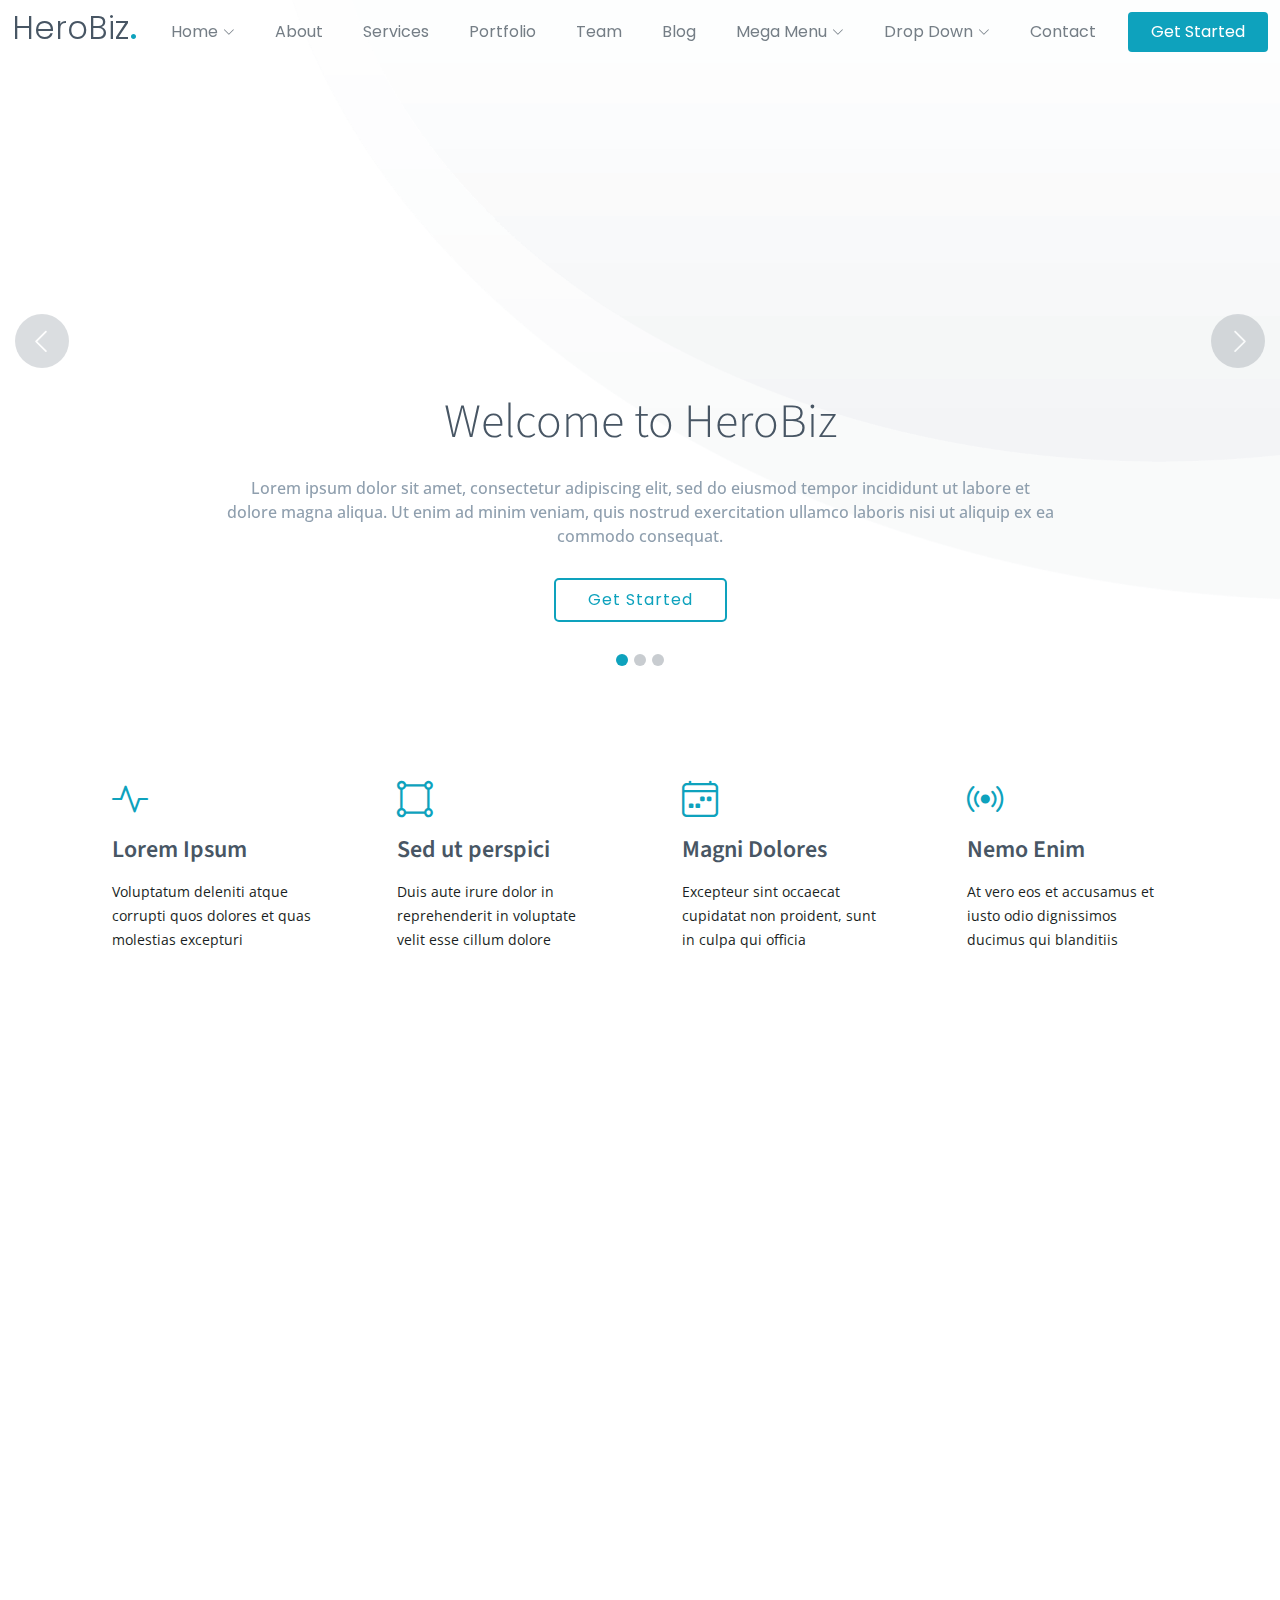
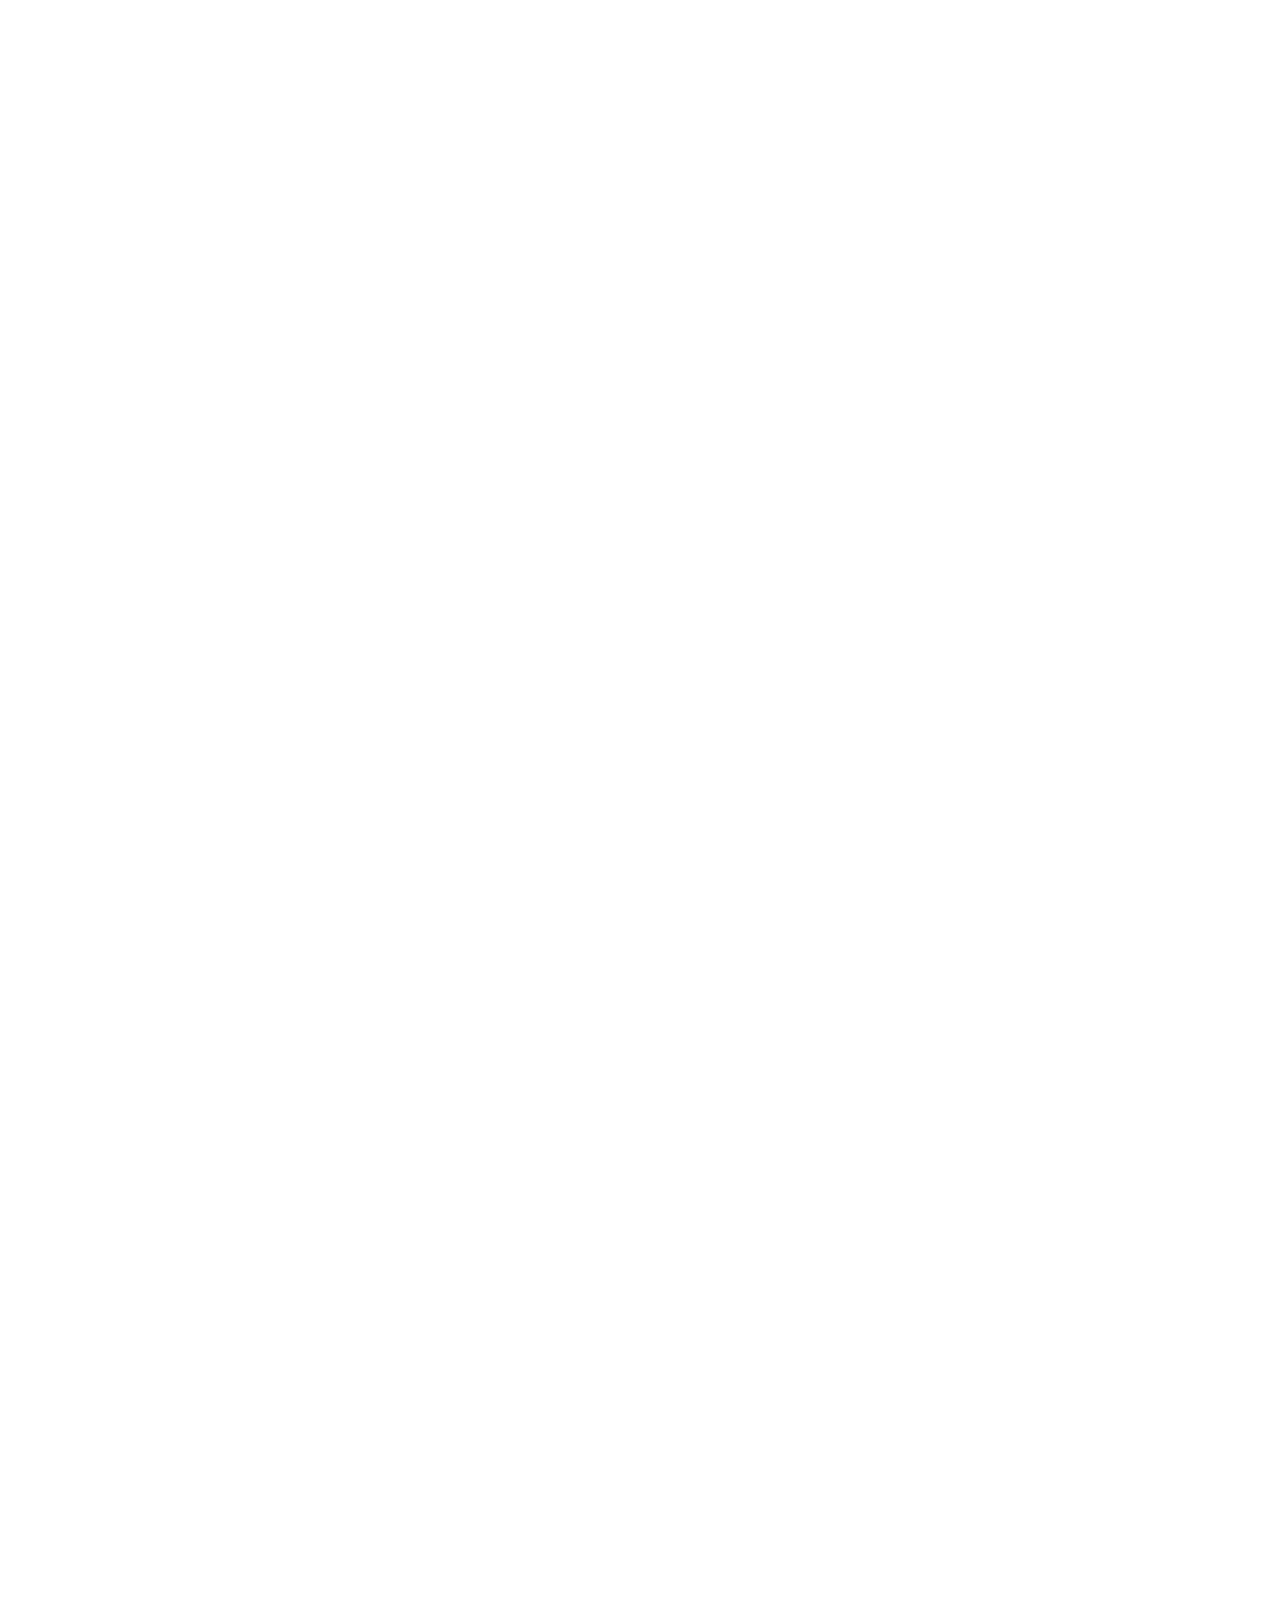
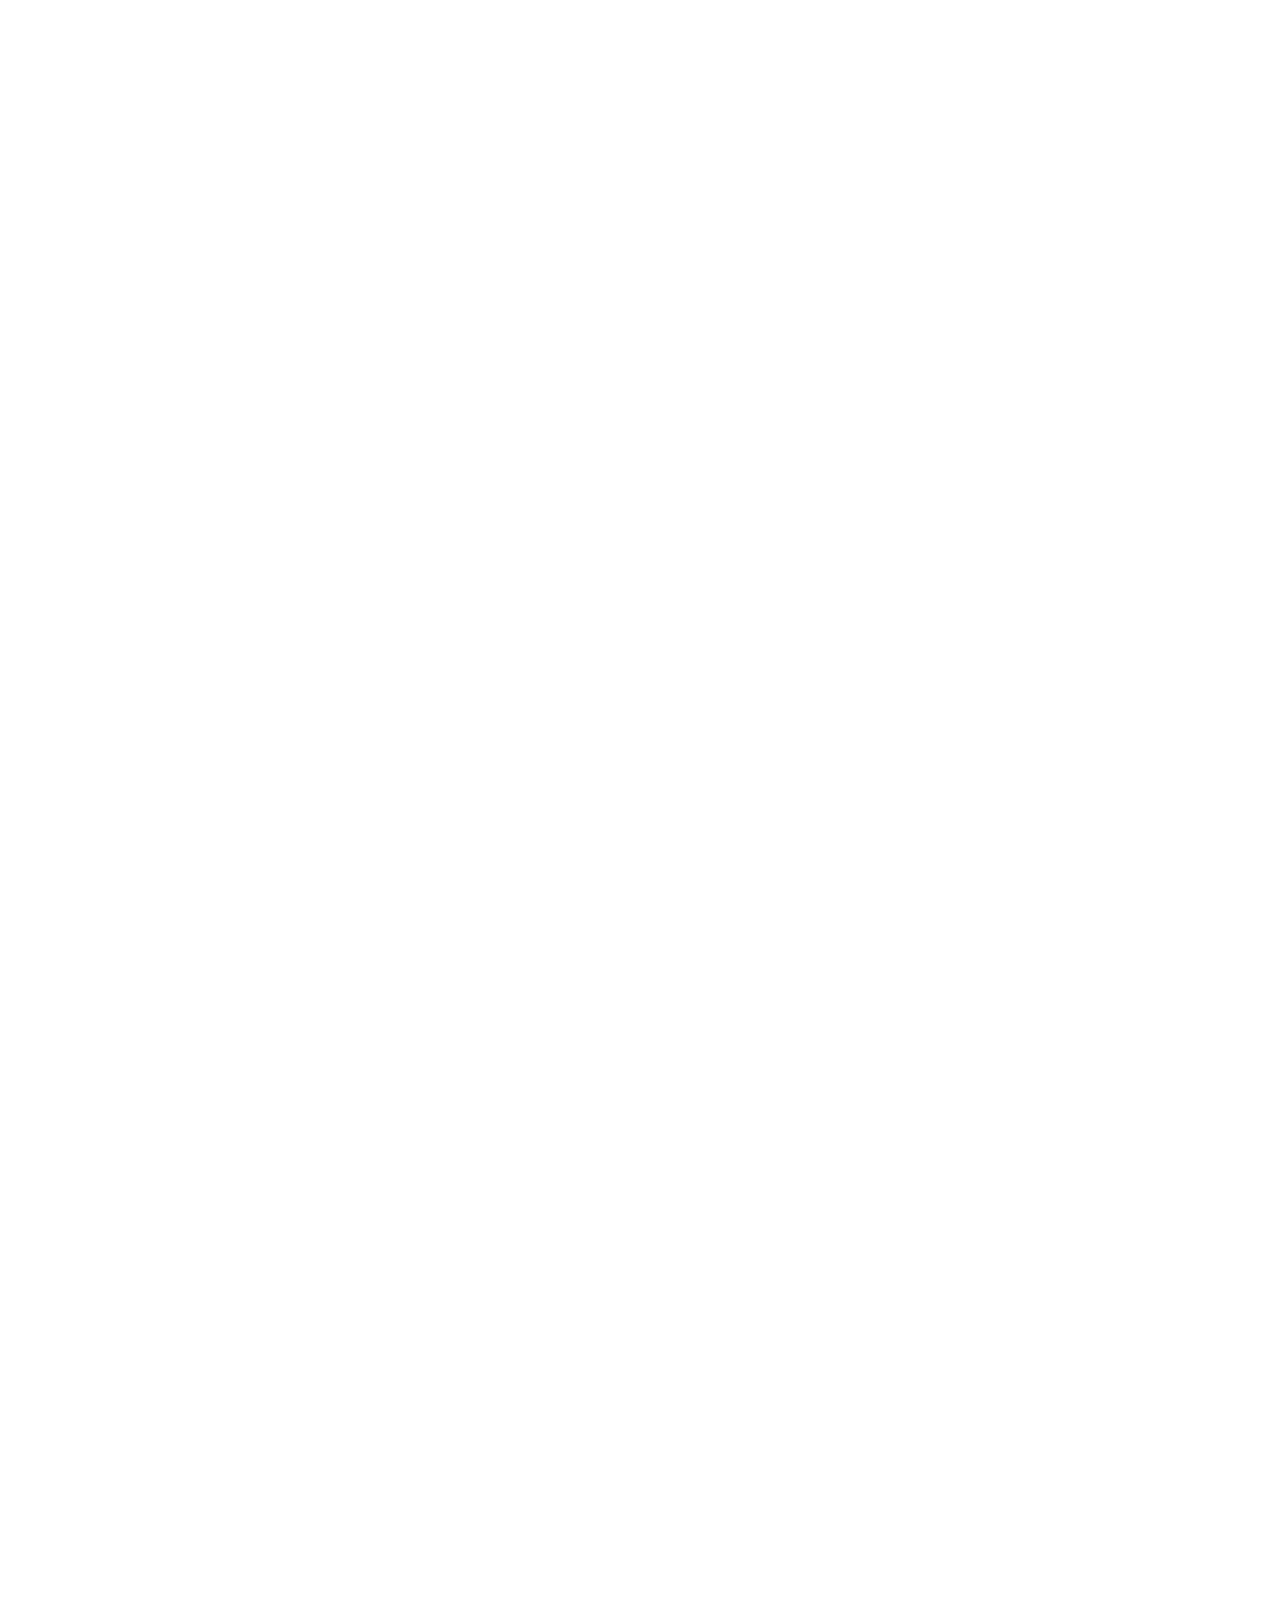
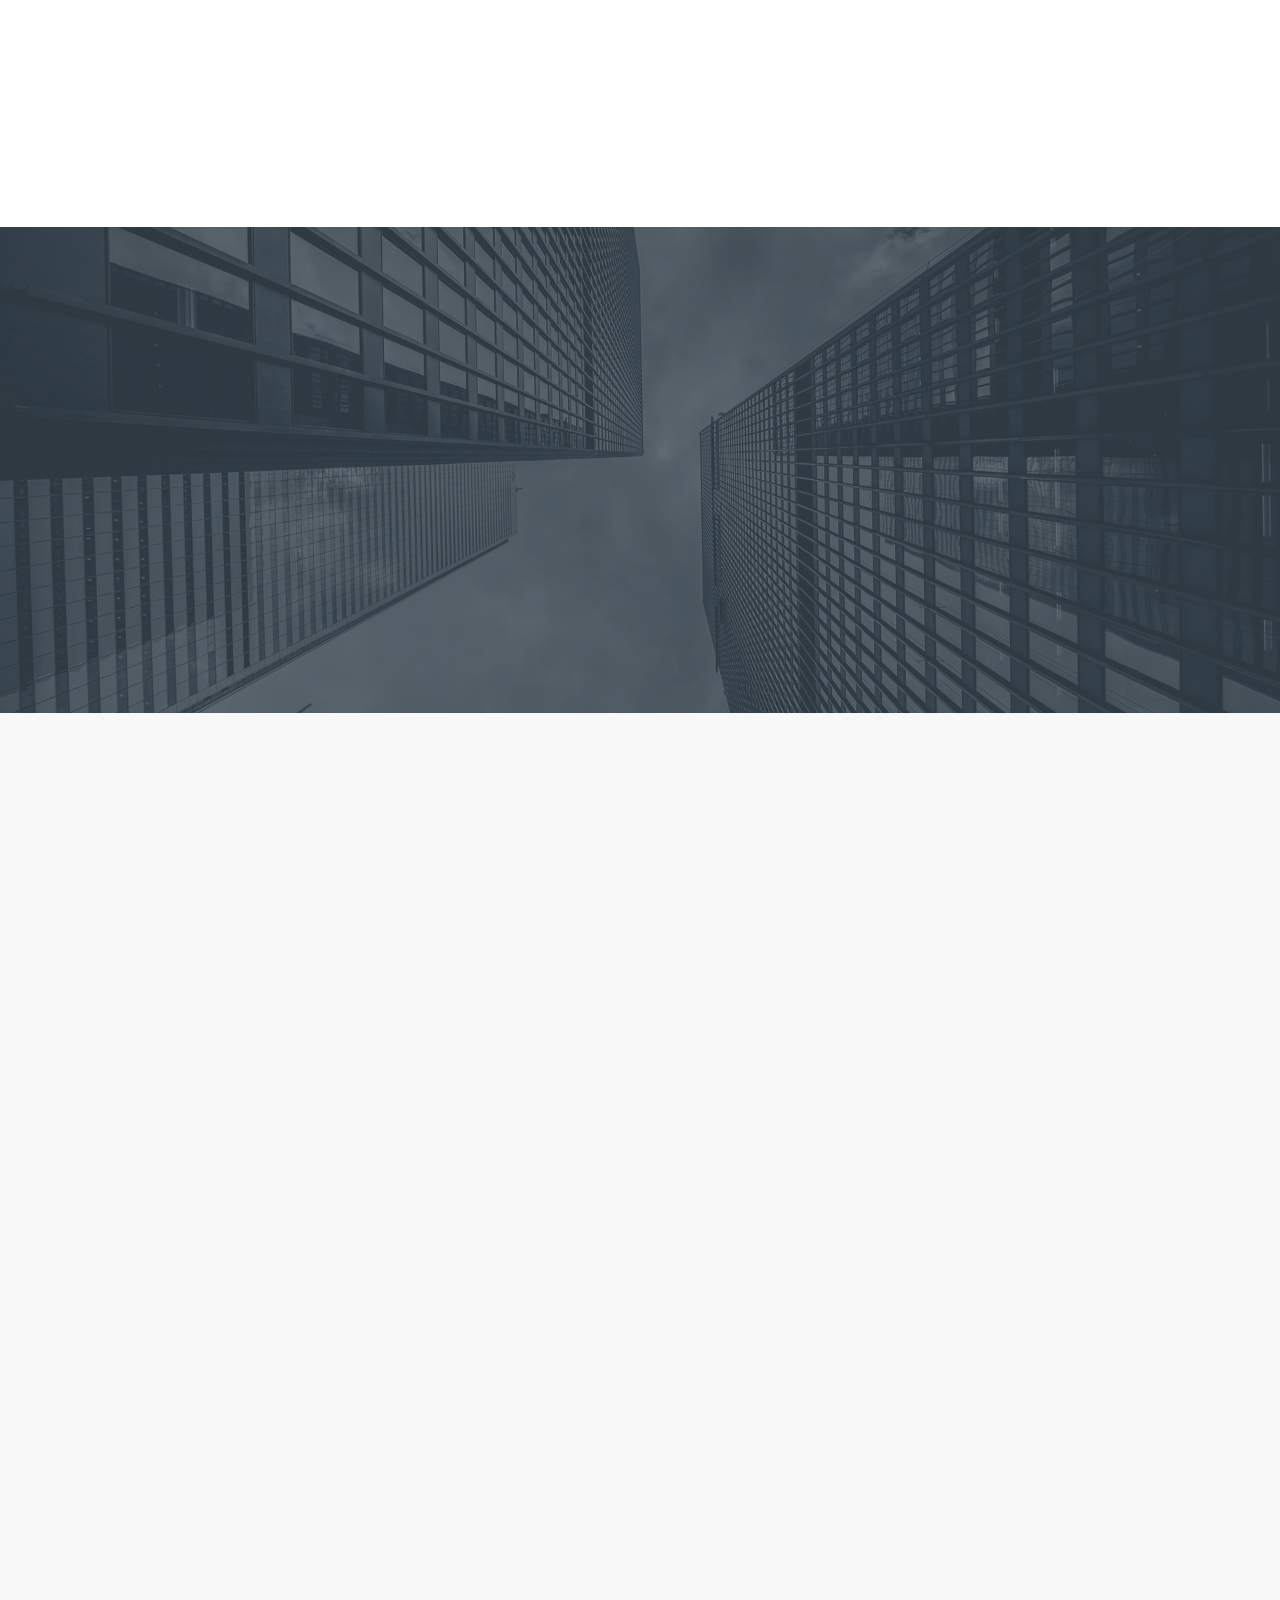
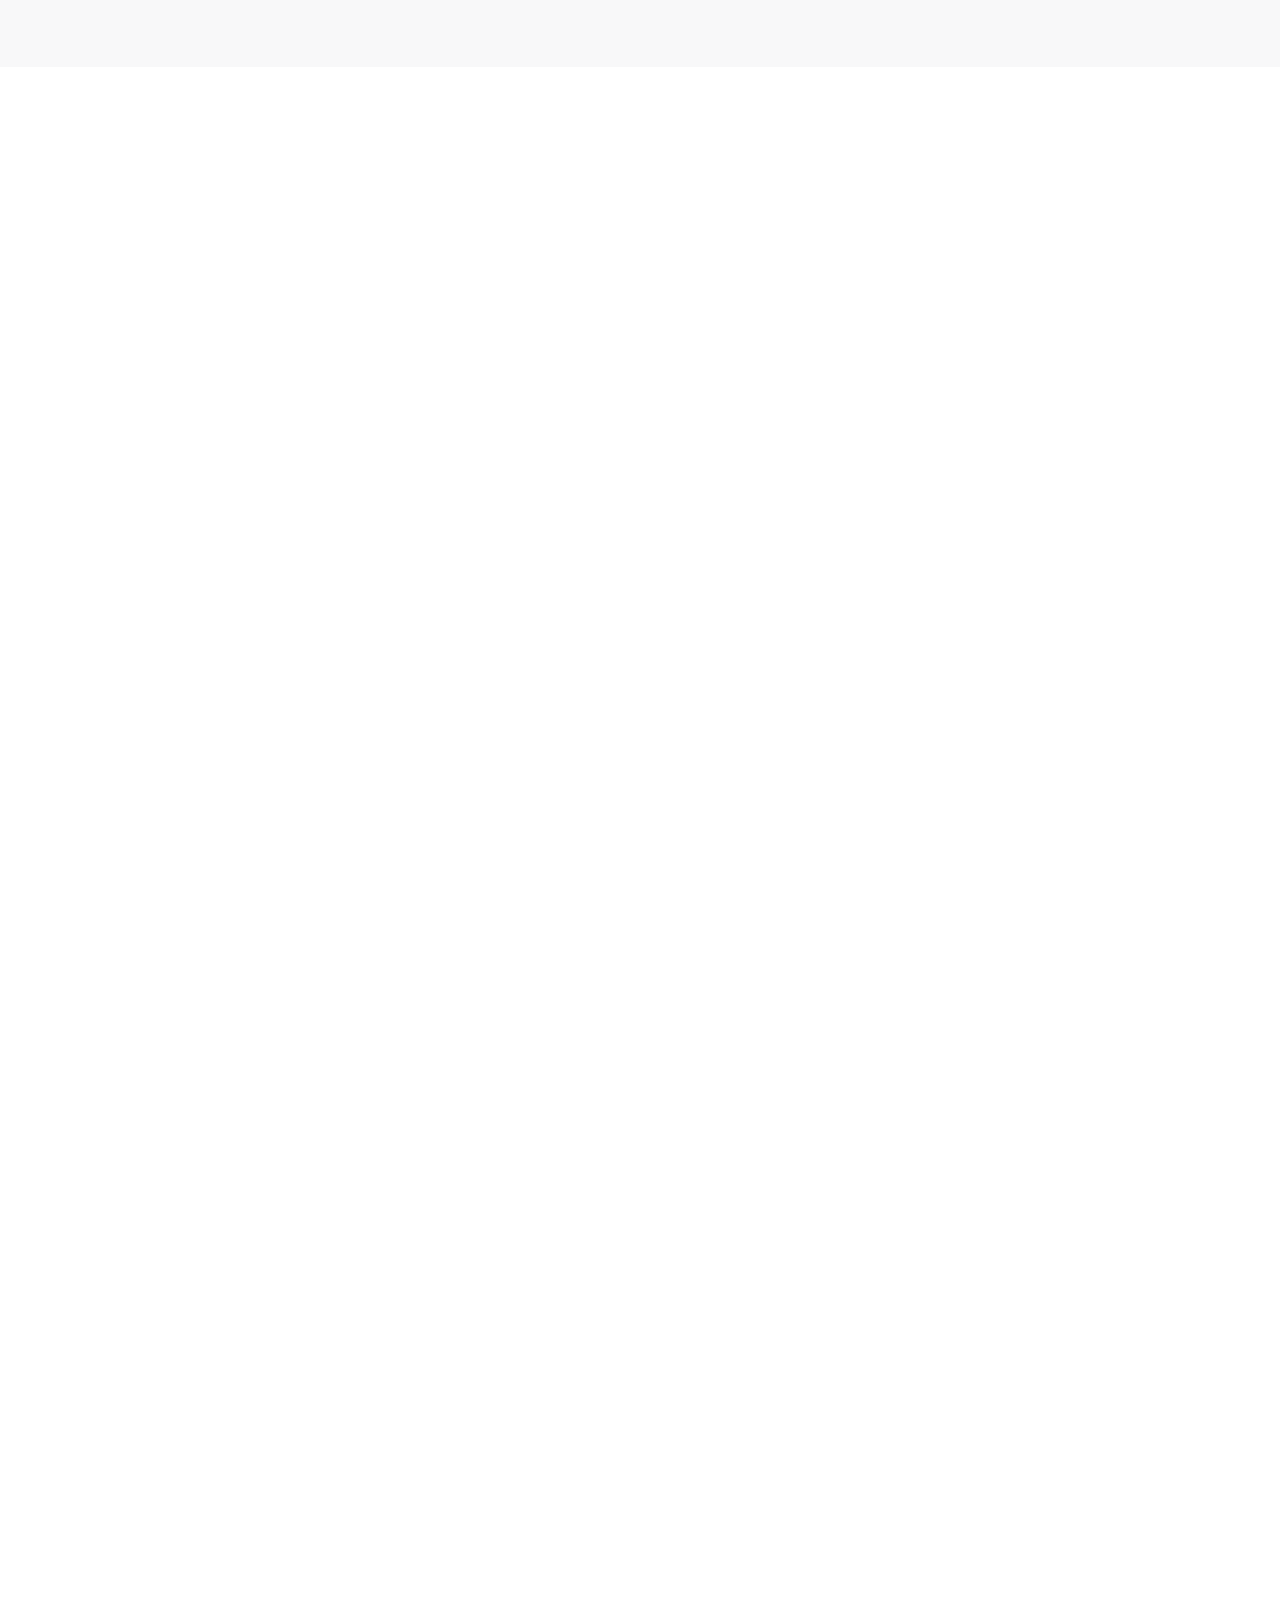
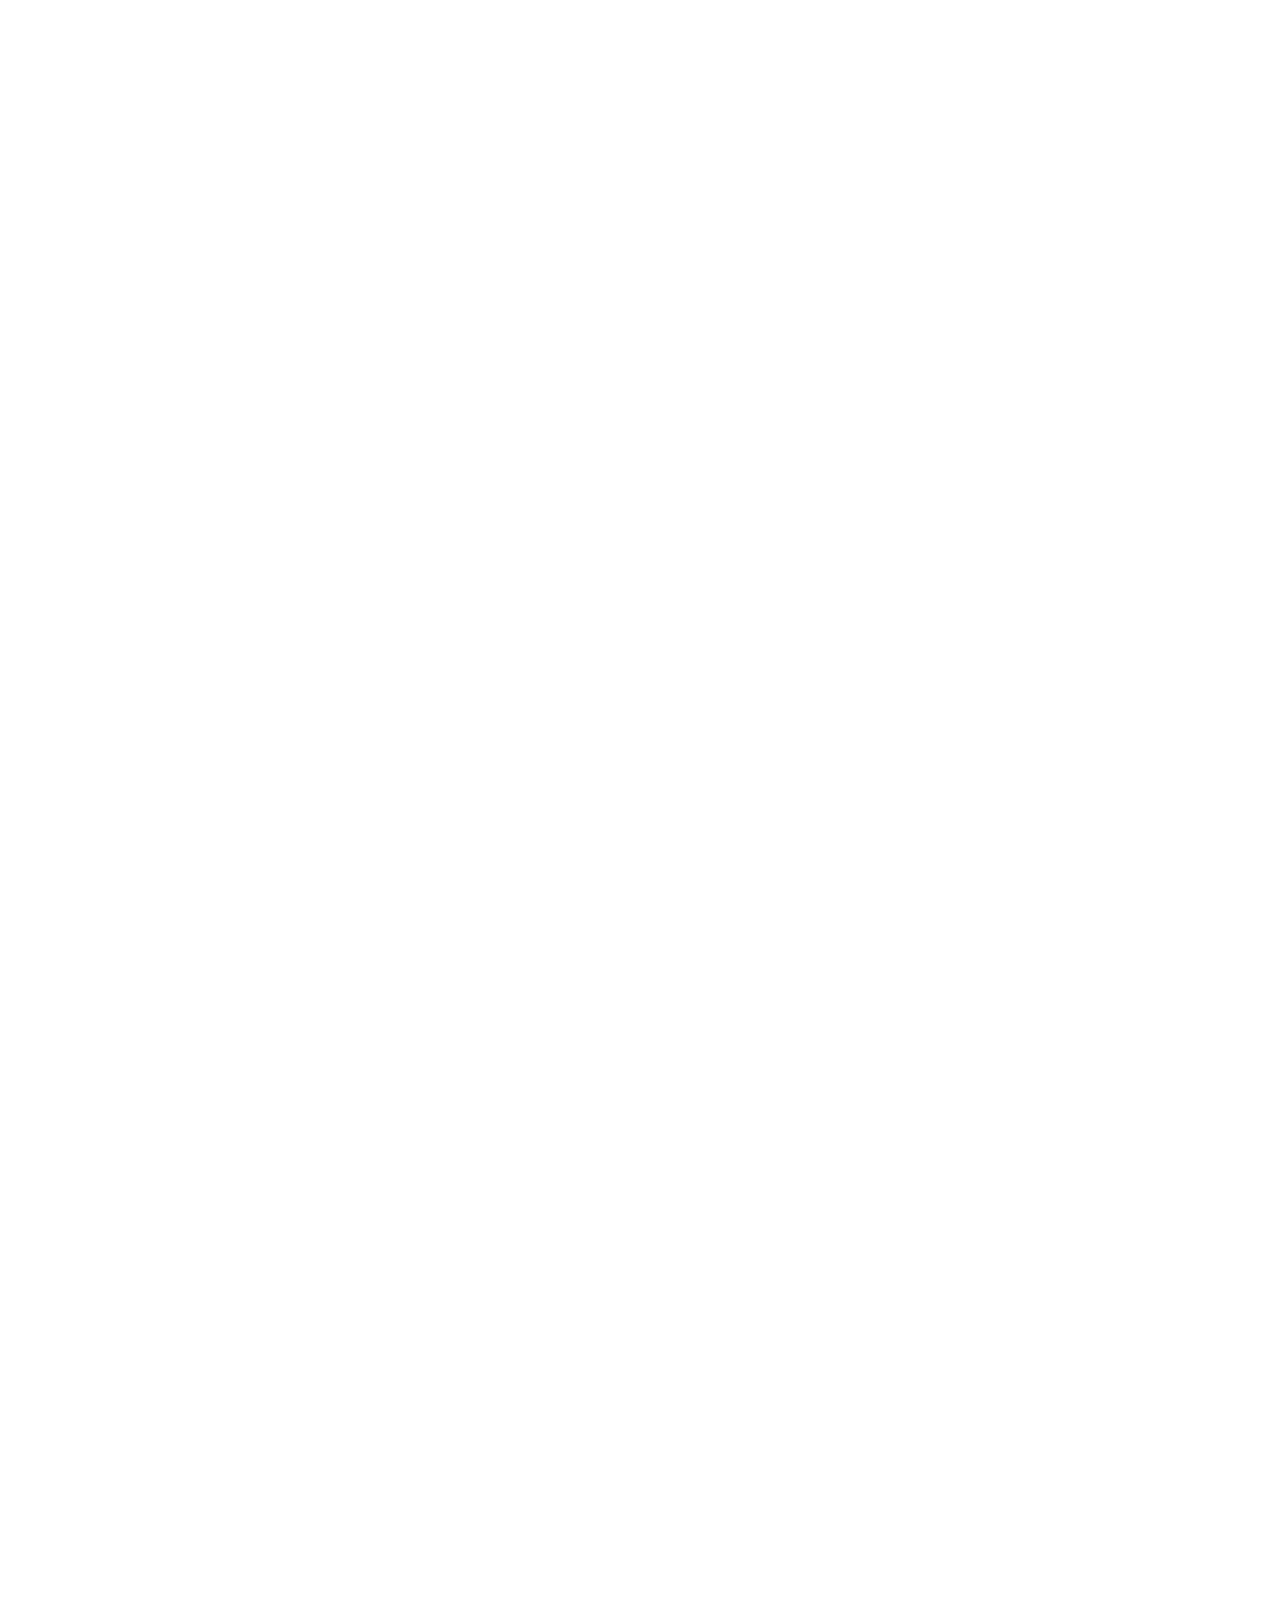
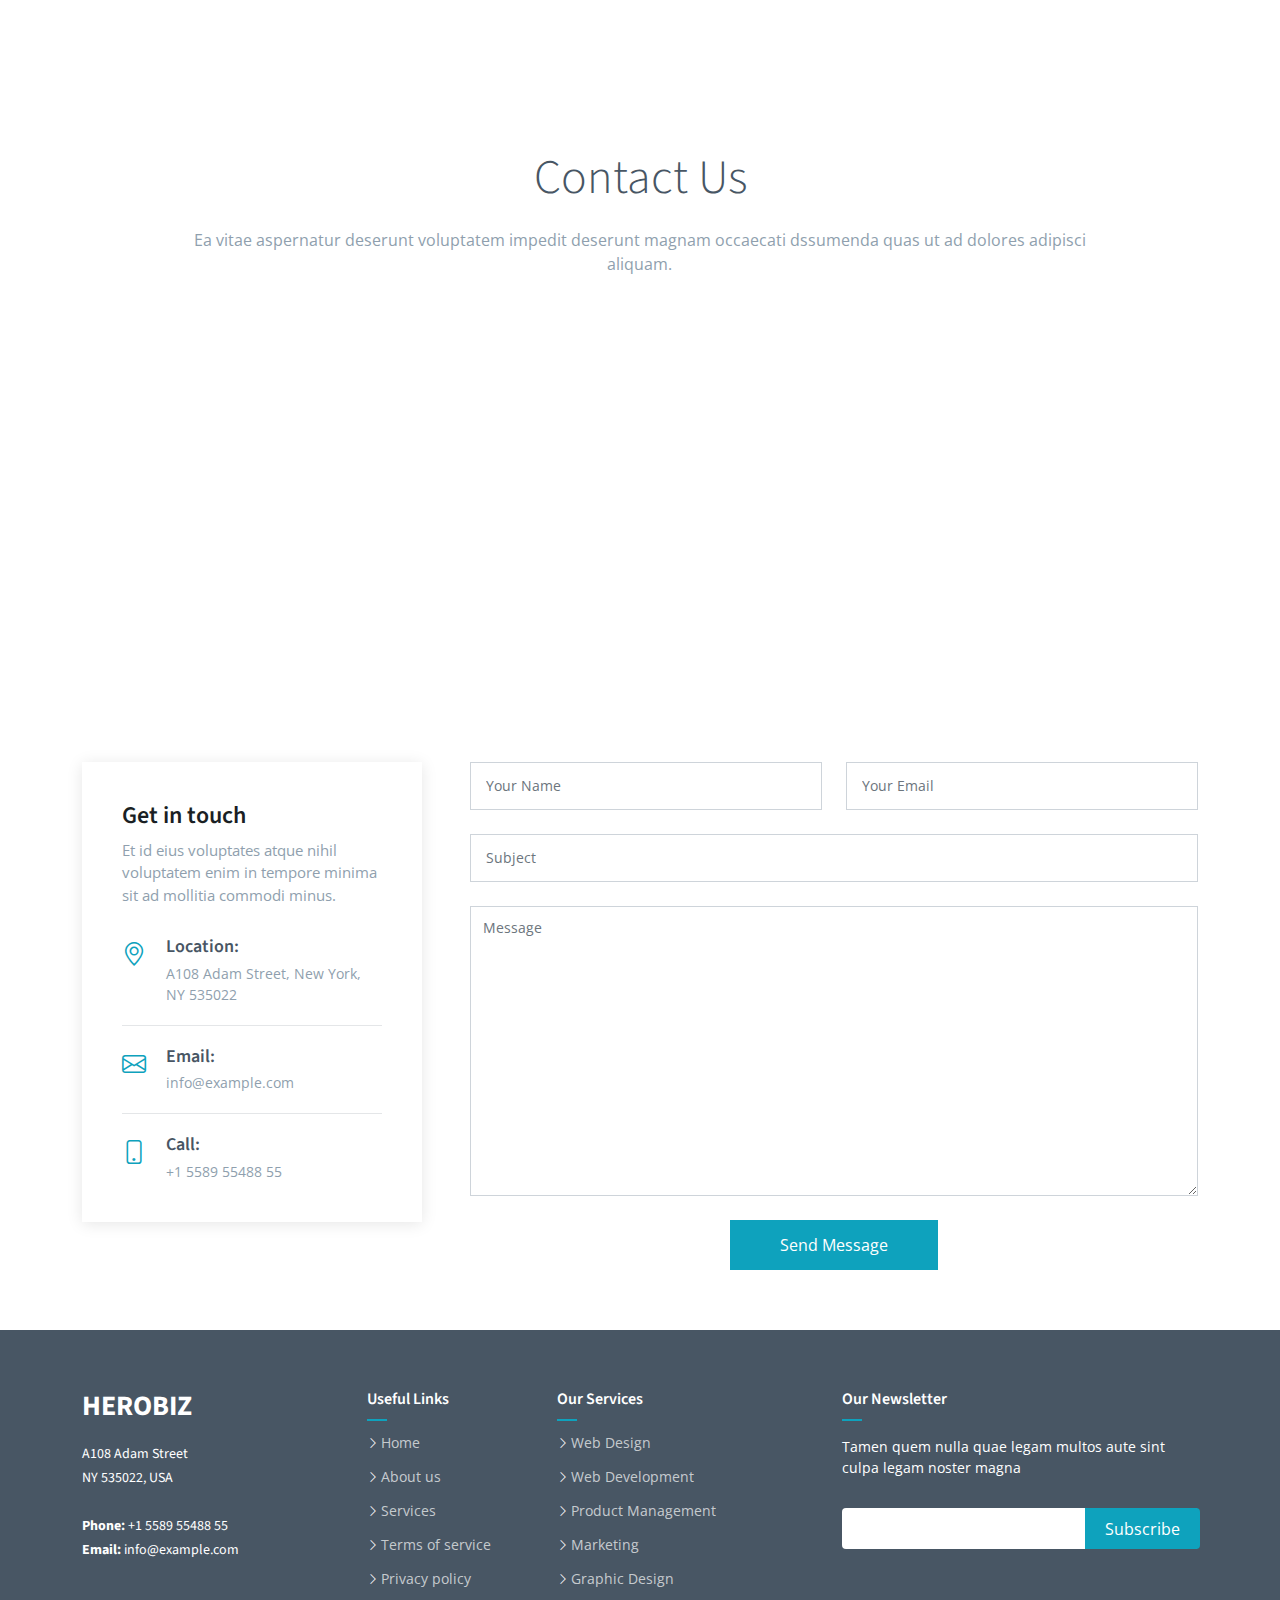
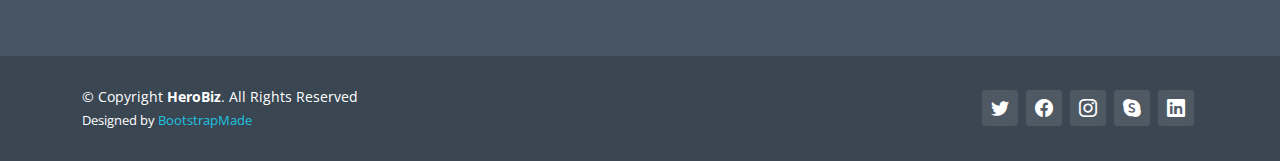
<file: index-2.html>
<!DOCTYPE html>
<html lang="en">

<head>
  <meta charset="utf-8">
  <meta content="width=device-width, initial-scale=1.0" name="viewport">

  <title>HeroBiz Bootstrap Template - Home 2</title>
  <meta content="" name="description">
  <meta content="" name="keywords">

  <!-- Favicons -->
  <link href="assets/img/favicon.png" rel="icon">
  <link href="assets/img/apple-touch-icon.png" rel="apple-touch-icon">

  <!-- Google Fonts -->
  <link rel="preconnect" href="https://fonts.googleapis.com">
  <link rel="preconnect" href="https://fonts.gstatic.com" crossorigin>
  <link href="https://fonts.googleapis.com/css2?family=Open+Sans:ital,wght@0,300;0,400;0,500;0,600;0,700;1,300;1,400;1,500;1,600;1,700&family=Poppins:ital,wght@0,300;0,400;0,500;0,600;0,700;1,300;1,400;1,500;1,600;1,700&family=Source+Sans+Pro:ital,wght@0,300;0,400;0,600;0,700;1,300;1,400;1,600;1,700&display=swap" rel="stylesheet">

  <!-- Vendor CSS Files -->
  <link href="assets/vendor/bootstrap/css/bootstrap.min.css" rel="stylesheet">
  <link href="assets/vendor/bootstrap-icons/bootstrap-icons.css" rel="stylesheet">
  <link href="assets/vendor/aos/aos.css" rel="stylesheet">
  <link href="assets/vendor/glightbox/css/glightbox.min.css" rel="stylesheet">
  <link href="assets/vendor/swiper/swiper-bundle.min.css" rel="stylesheet">

  <!-- Variables CSS Files. Uncomment your preferred color scheme -->
  <link href="assets/css/variables.css" rel="stylesheet">
  <!-- <link href="assets/css/variables-blue.css" rel="stylesheet"> -->
  <!-- <link href="assets/css/variables-green.css" rel="stylesheet"> -->
  <!-- <link href="assets/css/variables-orange.css" rel="stylesheet"> -->
  <!-- <link href="assets/css/variables-purple.css" rel="stylesheet"> -->
  <!-- <link href="assets/css/variables-red.css" rel="stylesheet"> -->
  <!-- <link href="assets/css/variables-pink.css" rel="stylesheet"> -->

  <!-- Template Main CSS File -->
  <link href="assets/css/main.css" rel="stylesheet">

  <!-- =======================================================
  * Template Name: HeroBiz - v2.3.1
  * Template URL: https://bootstrapmade.com/herobiz-bootstrap-business-template/
  * Author: BootstrapMade.com
  * License: https://bootstrapmade.com/license/
  ======================================================== -->
</head>

<body>

  <!-- ======= Header ======= -->
  <header id="header" class="header fixed-top" data-scrollto-offset="0">
    <div class="container-fluid d-flex align-items-center justify-content-between">

      <a href="index.html" class="logo d-flex align-items-center scrollto me-auto me-lg-0">
        <!-- Uncomment the line below if you also wish to use an image logo -->
        <!-- <img src="assets/img/logo.png" alt=""> -->
        <h1>HeroBiz<span>.</span></h1>
      </a>

      <nav id="navbar" class="navbar">
        <ul>

          <li class="dropdown"><a href="#"><span>Home</span> <i class="bi bi-chevron-down dropdown-indicator"></i></a>
            <ul>
              <li><a href="index.html">Home 1 - index.html</a></li>
              <li><a href="index-2.html" class="active">Home 2 - index-2.html</a></li>
              <li><a href="index-3.html">Home 3 - index-3.html</a></li>
              <li><a href="index-4.html">Home 4 - index-4.html</a></li>
            </ul>
          </li>

          <li><a class="nav-link scrollto" href="index.html#about">About</a></li>
          <li><a class="nav-link scrollto" href="index.html#services">Services</a></li>
          <li><a class="nav-link scrollto" href="index.html#portfolio">Portfolio</a></li>
          <li><a class="nav-link scrollto" href="index.html#team">Team</a></li>
          <li><a href="blog.html">Blog</a></li>
          <li class="dropdown megamenu"><a href="#"><span>Mega Menu</span> <i class="bi bi-chevron-down dropdown-indicator"></i></a>
            <ul>
              <li>
                <a href="#">Column 1 link 1</a>
                <a href="#">Column 1 link 2</a>
                <a href="#">Column 1 link 3</a>
              </li>
              <li>
                <a href="#">Column 2 link 1</a>
                <a href="#">Column 2 link 2</a>
                <a href="#">Column 3 link 3</a>
              </li>
              <li>
                <a href="#">Column 3 link 1</a>
                <a href="#">Column 3 link 2</a>
                <a href="#">Column 3 link 3</a>
              </li>
              <li>
                <a href="#">Column 4 link 1</a>
                <a href="#">Column 4 link 2</a>
                <a href="#">Column 4 link 3</a>
              </li>
            </ul>
          </li>
          <li class="dropdown"><a href="#"><span>Drop Down</span> <i class="bi bi-chevron-down dropdown-indicator"></i></a>
            <ul>
              <li><a href="#">Drop Down 1</a></li>
              <li class="dropdown"><a href="#"><span>Deep Drop Down</span> <i class="bi bi-chevron-down dropdown-indicator"></i></a>
                <ul>
                  <li><a href="#">Deep Drop Down 1</a></li>
                  <li><a href="#">Deep Drop Down 2</a></li>
                  <li><a href="#">Deep Drop Down 3</a></li>
                  <li><a href="#">Deep Drop Down 4</a></li>
                  <li><a href="#">Deep Drop Down 5</a></li>
                </ul>
              </li>
              <li><a href="#">Drop Down 2</a></li>
              <li><a href="#">Drop Down 3</a></li>
              <li><a href="#">Drop Down 4</a></li>
            </ul>
          </li>
          <li><a class="nav-link scrollto" href="index.html#contact">Contact</a></li>
        </ul>
        <i class="bi bi-list mobile-nav-toggle d-none"></i>
      </nav><!-- .navbar -->

      <a class="btn-getstarted scrollto" href="index.html#about">Get Started</a>

    </div>
  </header><!-- End Header -->

  <!-- ======= Hero Section ======= -->
  <section id="hero" class="hero carousel  carousel-fade" data-bs-ride="carousel" data-bs-interval="5000">

    <div class="carousel-item active">
      <div class="container">
        <div class="row justify-content-center gy-6">

          <div class="col-lg-5 col-md-8">
            <div class="videoWrapper">
              <iframe src="https://www.youtube.com/embed/-9wlOFtC0rU?autoplay=1&loop=1&playlist=-9wlOFtC0rU" width="640" height="360" title="YouTube video player" allowfullscreen></iframe>
            </div>
          </div>

          <div class="col-lg-9 text-center">
            <h2>Welcome to HeroBiz</h2>
            <p>Lorem ipsum dolor sit amet, consectetur adipiscing elit, sed do eiusmod tempor incididunt ut labore et dolore magna aliqua. Ut enim ad minim veniam, quis nostrud exercitation ullamco laboris nisi ut aliquip ex ea commodo consequat.</p>
            <a href="#featured-services" class="btn-get-started scrollto ">Get Started</a>
          </div>

        </div>
      </div>
    </div><!-- End Carousel Item -->

    <div class="carousel-item">
      <div class="container">
        <div class="row justify-content-center gy-6">

          <div class="col-lg-5 col-md-8">
            <img src="assets/img/hero-carousel/hero-carousel-2.svg" alt="" class="img-fluid img">
          </div>

          <div class="col-lg-9 text-center">
            <h2>At vero eos et accusamus</h2>
            <p>Nam libero tempore, cum soluta nobis est eligendi optio cumque nihil impedit quo minus id quod maxime placeat facere possimus, omnis voluptas assumenda est, omnis dolor repellendus. Temporibus autem quibusdam et aut officiis debitis aut.</p>
            <a href="#featured-services" class="btn-get-started scrollto ">Get Started</a>
          </div>

        </div>
      </div>
    </div><!-- End Carousel Item -->

    <div class="carousel-item">
      <div class="container">
        <div class="row justify-content-center gy-6">

          <div class="col-lg-5 col-md-8">
            <img src="assets/img/hero-carousel/hero-carousel-3.svg" alt="" class="img-fluid img">
          </div>

          <div class="col-lg-9 text-center">
            <h2>Temporibus autem quibusdam</h2>
            <p>Beatae vitae dicta sunt explicabo. Nemo enim ipsam voluptatem quia voluptas sit aspernatur aut odit aut fugit, sed quia consequuntur magni dolores eos qui ratione voluptatem sequi nesciunt omnis iste natus error sit voluptatem accusantium.</p>
            <a href="#featured-services" class="btn-get-started scrollto ">Get Started</a>
          </div>

        </div>
      </div>
    </div><!-- End Carousel Item -->

    <a class="carousel-control-prev" href="#hero" role="button" data-bs-slide="prev">
      <span class="carousel-control-prev-icon bi bi-chevron-left" aria-hidden="true"></span>
    </a>

    <a class="carousel-control-next" href="#hero" role="button" data-bs-slide="next">
      <span class="carousel-control-next-icon bi bi-chevron-right" aria-hidden="true"></span>
    </a>

    <ol class="carousel-indicators"></ol>

  </section><!-- End Hero Section -->

  <main id="main">

    <!-- ======= Featured Services Section ======= -->
    <section id="featured-services" class="featured-services">
      <div class="container">

        <div class="row gy-4">

          <div class="col-xl-3 col-md-6 d-flex" data-aos="zoom-out">
            <div class="service-item position-relative">
              <div class="icon"><i class="bi bi-activity icon"></i></div>
              <h4><a href="" class="stretched-link">Lorem Ipsum</a></h4>
              <p>Voluptatum deleniti atque corrupti quos dolores et quas molestias excepturi</p>
            </div>
          </div><!-- End Service Item -->

          <div class="col-xl-3 col-md-6 d-flex" data-aos="zoom-out" data-aos-delay="200">
            <div class="service-item position-relative">
              <div class="icon"><i class="bi bi-bounding-box-circles icon"></i></div>
              <h4><a href="" class="stretched-link">Sed ut perspici</a></h4>
              <p>Duis aute irure dolor in reprehenderit in voluptate velit esse cillum dolore</p>
            </div>
          </div><!-- End Service Item -->

          <div class="col-xl-3 col-md-6 d-flex" data-aos="zoom-out" data-aos-delay="400">
            <div class="service-item position-relative">
              <div class="icon"><i class="bi bi-calendar4-week icon"></i></div>
              <h4><a href="" class="stretched-link">Magni Dolores</a></h4>
              <p>Excepteur sint occaecat cupidatat non proident, sunt in culpa qui officia</p>
            </div>
          </div><!-- End Service Item -->

          <div class="col-xl-3 col-md-6 d-flex" data-aos="zoom-out" data-aos-delay="600">
            <div class="service-item position-relative">
              <div class="icon"><i class="bi bi-broadcast icon"></i></div>
              <h4><a href="" class="stretched-link">Nemo Enim</a></h4>
              <p>At vero eos et accusamus et iusto odio dignissimos ducimus qui blanditiis</p>
            </div>
          </div><!-- End Service Item -->

        </div>

      </div>
    </section><!-- End Featured Services Section -->

    <!-- ======= About Section ======= -->
    <section id="about" class="about">
      <div class="container" data-aos="fade-up">

        <div class="section-header">
          <h2>About Us</h2>
          <p>Architecto nobis eos vel nam quidem vitae temporibus voluptates qui hic deserunt iusto omnis nam voluptas asperiores sequi tenetur dolores incidunt enim voluptatem magnam cumque fuga.</p>
        </div>

        <div class="row g-4 g-lg-5" data-aos="fade-up" data-aos-delay="200">

          <div class="col-lg-5">
            <div class="about-img">
              <img src="assets/img/about.jpg" class="img-fluid" alt="">
            </div>
          </div>

          <div class="col-lg-7">
            <h3 class="pt-0 pt-lg-5">Neque officiis dolore maiores et exercitationem quae est seda lidera pat claero</h3>

            <!-- Tabs -->
            <ul class="nav nav-pills mb-3">
              <li><a class="nav-link active" data-bs-toggle="pill" href="#tab1">Saepe fuga</a></li>
              <li><a class="nav-link" data-bs-toggle="pill" href="#tab2">Voluptates</a></li>
              <li><a class="nav-link" data-bs-toggle="pill" href="#tab3">Corrupti</a></li>
            </ul><!-- End Tabs -->

            <!-- Tab Content -->
            <div class="tab-content">

              <div class="tab-pane fade show active" id="tab1">

                <p class="fst-italic">Consequuntur inventore voluptates consequatur aut vel et. Eos doloribus expedita. Sapiente atque consequatur minima nihil quae aspernatur quo suscipit voluptatem.</p>

                <div class="d-flex align-items-center mt-4">
                  <i class="bi bi-check2"></i>
                  <h4>Repudiandae rerum velit modi et officia quasi facilis</h4>
                </div>
                <p>Laborum omnis voluptates voluptas qui sit aliquam blanditiis. Sapiente minima commodi dolorum non eveniet magni quaerat nemo et.</p>

                <div class="d-flex align-items-center mt-4">
                  <i class="bi bi-check2"></i>
                  <h4>Incidunt non veritatis illum ea ut nisi</h4>
                </div>
                <p>Non quod totam minus repellendus autem sint velit. Rerum debitis facere soluta tenetur. Iure molestiae assumenda sunt qui inventore eligendi voluptates nisi at. Dolorem quo tempora. Quia et perferendis.</p>

                <div class="d-flex align-items-center mt-4">
                  <i class="bi bi-check2"></i>
                  <h4>Omnis ab quia nemo dignissimos rem eum quos..</h4>
                </div>
                <p>Eius alias aut cupiditate. Dolor voluptates animi ut blanditiis quos nam. Magnam officia aut ut alias quo explicabo ullam esse. Sunt magnam et dolorem eaque magnam odit enim quaerat. Vero error error voluptatem eum.</p>

              </div><!-- End Tab 1 Content -->

              <div class="tab-pane fade show" id="tab2">

                <p class="fst-italic">Consequuntur inventore voluptates consequatur aut vel et. Eos doloribus expedita. Sapiente atque consequatur minima nihil quae aspernatur quo suscipit voluptatem.</p>

                <div class="d-flex align-items-center mt-4">
                  <i class="bi bi-check2"></i>
                  <h4>Repudiandae rerum velit modi et officia quasi facilis</h4>
                </div>
                <p>Laborum omnis voluptates voluptas qui sit aliquam blanditiis. Sapiente minima commodi dolorum non eveniet magni quaerat nemo et.</p>

                <div class="d-flex align-items-center mt-4">
                  <i class="bi bi-check2"></i>
                  <h4>Incidunt non veritatis illum ea ut nisi</h4>
                </div>
                <p>Non quod totam minus repellendus autem sint velit. Rerum debitis facere soluta tenetur. Iure molestiae assumenda sunt qui inventore eligendi voluptates nisi at. Dolorem quo tempora. Quia et perferendis.</p>

                <div class="d-flex align-items-center mt-4">
                  <i class="bi bi-check2"></i>
                  <h4>Omnis ab quia nemo dignissimos rem eum quos..</h4>
                </div>
                <p>Eius alias aut cupiditate. Dolor voluptates animi ut blanditiis quos nam. Magnam officia aut ut alias quo explicabo ullam esse. Sunt magnam et dolorem eaque magnam odit enim quaerat. Vero error error voluptatem eum.</p>

              </div><!-- End Tab 2 Content -->

              <div class="tab-pane fade show" id="tab3">

                <p class="fst-italic">Consequuntur inventore voluptates consequatur aut vel et. Eos doloribus expedita. Sapiente atque consequatur minima nihil quae aspernatur quo suscipit voluptatem.</p>

                <div class="d-flex align-items-center mt-4">
                  <i class="bi bi-check2"></i>
                  <h4>Repudiandae rerum velit modi et officia quasi facilis</h4>
                </div>
                <p>Laborum omnis voluptates voluptas qui sit aliquam blanditiis. Sapiente minima commodi dolorum non eveniet magni quaerat nemo et.</p>

                <div class="d-flex align-items-center mt-4">
                  <i class="bi bi-check2"></i>
                  <h4>Incidunt non veritatis illum ea ut nisi</h4>
                </div>
                <p>Non quod totam minus repellendus autem sint velit. Rerum debitis facere soluta tenetur. Iure molestiae assumenda sunt qui inventore eligendi voluptates nisi at. Dolorem quo tempora. Quia et perferendis.</p>

                <div class="d-flex align-items-center mt-4">
                  <i class="bi bi-check2"></i>
                  <h4>Omnis ab quia nemo dignissimos rem eum quos..</h4>
                </div>
                <p>Eius alias aut cupiditate. Dolor voluptates animi ut blanditiis quos nam. Magnam officia aut ut alias quo explicabo ullam esse. Sunt magnam et dolorem eaque magnam odit enim quaerat. Vero error error voluptatem eum.</p>

              </div><!-- End Tab 3 Content -->

            </div>

          </div>

        </div>

      </div>
    </section><!-- End About Section -->

    <!-- ======= Clients Section ======= -->
    <section id="clients" class="clients">
      <div class="container" data-aos="zoom-out">

        <div class="clients-slider swiper">
          <div class="swiper-wrapper align-items-center">
            <div class="swiper-slide"><img src="assets/img/clients/client-1.png" class="img-fluid" alt=""></div>
            <div class="swiper-slide"><img src="assets/img/clients/client-2.png" class="img-fluid" alt=""></div>
            <div class="swiper-slide"><img src="assets/img/clients/client-3.png" class="img-fluid" alt=""></div>
            <div class="swiper-slide"><img src="assets/img/clients/client-4.png" class="img-fluid" alt=""></div>
            <div class="swiper-slide"><img src="assets/img/clients/client-5.png" class="img-fluid" alt=""></div>
            <div class="swiper-slide"><img src="assets/img/clients/client-6.png" class="img-fluid" alt=""></div>
            <div class="swiper-slide"><img src="assets/img/clients/client-7.png" class="img-fluid" alt=""></div>
            <div class="swiper-slide"><img src="assets/img/clients/client-8.png" class="img-fluid" alt=""></div>
          </div>
        </div>

      </div>
    </section><!-- End Clients Section -->

    <!-- ======= Call To Action Section ======= -->
    <section id="cta" class="cta">
      <div class="container" data-aos="zoom-out">

        <div class="row g-5">

          <div class="col-lg-8 col-md-6 content d-flex flex-column justify-content-center order-last order-md-first">
            <h3>Alias sunt quas <em>Cupiditate</em> oluptas hic minima</h3>
            <p> Duis aute irure dolor in reprehenderit in voluptate velit esse cillum dolore eu fugiat nulla pariatur. Excepteur sint occaecat cupidatat non proident, sunt in culpa qui officia deserunt mollit anim id est laborum.</p>
            <a class="cta-btn align-self-start" href="#">Call To Action</a>
          </div>

          <div class="col-lg-4 col-md-6 order-first order-md-last d-flex align-items-center">
            <div class="img">
              <img src="assets/img/cta.jpg" alt="" class="img-fluid">
            </div>
          </div>

        </div>

      </div>
    </section><!-- End Call To Action Section -->

    <!-- ======= On Focus Section ======= -->
    <section id="onfocus" class="onfocus">
      <div class="container-fluid p-0" data-aos="fade-up">

        <div class="row g-0">
          <div class="col-lg-6 video-play position-relative">
            <a href="https://www.youtube.com/watch?v=LXb3EKWsInQ" class="glightbox play-btn"></a>
          </div>
          <div class="col-lg-6">
            <div class="content d-flex flex-column justify-content-center h-100">
              <h3>Voluptatem dignissimos provident quasi corporis</h3>
              <p class="fst-italic">
                Lorem ipsum dolor sit amet, consectetur adipiscing elit, sed do eiusmod tempor incididunt ut labore et dolore
                magna aliqua.
              </p>
              <ul>
                <li><i class="bi bi-check-circle"></i> Ullamco laboris nisi ut aliquip ex ea commodo consequat.</li>
                <li><i class="bi bi-check-circle"></i> Duis aute irure dolor in reprehenderit in voluptate velit.</li>
                <li><i class="bi bi-check-circle"></i> Ullamco laboris nisi ut aliquip ex ea commodo consequat. Duis aute irure dolor in reprehenderit in voluptate trideta storacalaperda mastiro dolore eu fugiat nulla pariatur.</li>
              </ul>
              <a href="#" class="read-more align-self-start"><span>Read More</span><i class="bi bi-arrow-right"></i></a>
            </div>
          </div>
        </div>

      </div>
    </section><!-- End On Focus Section -->

    <!-- ======= Features Section ======= -->
    <section id="features" class="features">
      <div class="container" data-aos="fade-up">

        <ul class="nav nav-tabs row gy-4 d-flex">

          <li class="nav-item col-6 col-md-4 col-lg-2">
            <a class="nav-link active show" data-bs-toggle="tab" data-bs-target="#tab-1">
              <i class="bi bi-binoculars color-cyan"></i>
              <h4>Modinest</h4>
            </a>
          </li><!-- End Tab 1 Nav -->

          <li class="nav-item col-6 col-md-4 col-lg-2">
            <a class="nav-link" data-bs-toggle="tab" data-bs-target="#tab-2">
              <i class="bi bi-box-seam color-indigo"></i>
              <h4>Undaesenti</h4>
            </a>
          </li><!-- End Tab 2 Nav -->

          <li class="nav-item col-6 col-md-4 col-lg-2">
            <a class="nav-link" data-bs-toggle="tab" data-bs-target="#tab-3">
              <i class="bi bi-brightness-high color-teal"></i>
              <h4>Pariatur</h4>
            </a>
          </li><!-- End Tab 3 Nav -->

          <li class="nav-item col-6 col-md-4 col-lg-2">
            <a class="nav-link" data-bs-toggle="tab" data-bs-target="#tab-4">
              <i class="bi bi-command color-red"></i>
              <h4>Nostrum</h4>
            </a>
          </li><!-- End Tab 4 Nav -->

          <li class="nav-item col-6 col-md-4 col-lg-2">
            <a class="nav-link" data-bs-toggle="tab" data-bs-target="#tab-5">
              <i class="bi bi-easel color-blue"></i>
              <h4>Adipiscing</h4>
            </a>
          </li><!-- End Tab 5 Nav -->

          <li class="nav-item col-6 col-md-4 col-lg-2">
            <a class="nav-link" data-bs-toggle="tab" data-bs-target="#tab-6">
              <i class="bi bi-map color-orange"></i>
              <h4>Reprehit</h4>
            </a>
          </li><!-- End Tab 6 Nav -->

        </ul>

        <div class="tab-content">

          <div class="tab-pane active show" id="tab-1">
            <div class="row gy-4">
              <div class="col-lg-8 order-2 order-lg-1" data-aos="fade-up" data-aos-delay="100">
                <h3>Modinest</h3>
                <p class="fst-italic">
                  Lorem ipsum dolor sit amet, consectetur adipiscing elit, sed do eiusmod tempor incididunt ut labore et dolore
                  magna aliqua.
                </p>
                <ul>
                  <li><i class="bi bi-check-circle-fill"></i> Ullamco laboris nisi ut aliquip ex ea commodo consequat.</li>
                  <li><i class="bi bi-check-circle-fill"></i> Duis aute irure dolor in reprehenderit in voluptate velit.</li>
                  <li><i class="bi bi-check-circle-fill"></i> Ullamco laboris nisi ut aliquip ex ea commodo consequat. Duis aute irure dolor in reprehenderit in voluptate trideta storacalaperda mastiro dolore eu fugiat nulla pariatur.</li>
                </ul>
                <p>
                  Ullamco laboris nisi ut aliquip ex ea commodo consequat. Duis aute irure dolor in reprehenderit in voluptate
                  velit esse cillum dolore eu fugiat nulla pariatur. Excepteur sint occaecat cupidatat non proident, sunt in
                  culpa qui officia deserunt mollit anim id est laborum
                </p>
              </div>
              <div class="col-lg-4 order-1 order-lg-2 text-center" data-aos="fade-up" data-aos-delay="200">
                <img src="assets/img/features-1.svg" alt="" class="img-fluid">
              </div>
            </div>
          </div><!-- End Tab Content 1 -->

          <div class="tab-pane" id="tab-2">
            <div class="row gy-4">
              <div class="col-lg-8 order-2 order-lg-1">
                <h3>Undaesenti</h3>
                <p>
                  Ullamco laboris nisi ut aliquip ex ea commodo consequat. Duis aute irure dolor in reprehenderit in voluptate
                  velit esse cillum dolore eu fugiat nulla pariatur. Excepteur sint occaecat cupidatat non proident, sunt in
                  culpa qui officia deserunt mollit anim id est laborum
                </p>
                <p class="fst-italic">
                  Lorem ipsum dolor sit amet, consectetur adipiscing elit, sed do eiusmod tempor incididunt ut labore et dolore
                  magna aliqua.
                </p>
                <ul>
                  <li><i class="bi bi-check-circle-fill"></i> Ullamco laboris nisi ut aliquip ex ea commodo consequat.</li>
                  <li><i class="bi bi-check-circle-fill"></i> Duis aute irure dolor in reprehenderit in voluptate velit.</li>
                  <li><i class="bi bi-check-circle-fill"></i> Provident mollitia neque rerum asperiores dolores quos qui a. Ipsum neque dolor voluptate nisi sed.</li>
                  <li><i class="bi bi-check-circle-fill"></i> Ullamco laboris nisi ut aliquip ex ea commodo consequat. Duis aute irure dolor in reprehenderit in voluptate trideta storacalaperda mastiro dolore eu fugiat nulla pariatur.</li>
                </ul>
              </div>
              <div class="col-lg-4 order-1 order-lg-2 text-center">
                <img src="assets/img/features-2.svg" alt="" class="img-fluid">
              </div>
            </div>
          </div><!-- End Tab Content 2 -->

          <div class="tab-pane" id="tab-3">
            <div class="row gy-4">
              <div class="col-lg-8 order-2 order-lg-1">
                <h3>Pariatur</h3>
                <p>
                  Ullamco laboris nisi ut aliquip ex ea commodo consequat. Duis aute irure dolor in reprehenderit in voluptate
                  velit esse cillum dolore eu fugiat nulla pariatur. Excepteur sint occaecat cupidatat non proident, sunt in
                  culpa qui officia deserunt mollit anim id est laborum
                </p>
                <ul>
                  <li><i class="bi bi-check-circle-fill"></i> Ullamco laboris nisi ut aliquip ex ea commodo consequat.</li>
                  <li><i class="bi bi-check-circle-fill"></i> Duis aute irure dolor in reprehenderit in voluptate velit.</li>
                  <li><i class="bi bi-check-circle-fill"></i> Provident mollitia neque rerum asperiores dolores quos qui a. Ipsum neque dolor voluptate nisi sed.</li>
                </ul>
                <p class="fst-italic">
                  Lorem ipsum dolor sit amet, consectetur adipiscing elit, sed do eiusmod tempor incididunt ut labore et dolore
                  magna aliqua.
                </p>
              </div>
              <div class="col-lg-4 order-1 order-lg-2 text-center">
                <img src="assets/img/features-3.svg" alt="" class="img-fluid">
              </div>
            </div>
          </div><!-- End Tab Content 3 -->

          <div class="tab-pane" id="tab-4">
            <div class="row gy-4">
              <div class="col-lg-8 order-2 order-lg-1">
                <h3>Nostrum</h3>
                <p>
                  Ullamco laboris nisi ut aliquip ex ea commodo consequat. Duis aute irure dolor in reprehenderit in voluptate
                  velit esse cillum dolore eu fugiat nulla pariatur. Excepteur sint occaecat cupidatat non proident, sunt in
                  culpa qui officia deserunt mollit anim id est laborum
                </p>
                <p class="fst-italic">
                  Lorem ipsum dolor sit amet, consectetur adipiscing elit, sed do eiusmod tempor incididunt ut labore et dolore
                  magna aliqua.
                </p>
                <ul>
                  <li><i class="bi bi-check-circle-fill"></i> Ullamco laboris nisi ut aliquip ex ea commodo consequat.</li>
                  <li><i class="bi bi-check-circle-fill"></i> Duis aute irure dolor in reprehenderit in voluptate velit.</li>
                  <li><i class="bi bi-check-circle-fill"></i> Ullamco laboris nisi ut aliquip ex ea commodo consequat. Duis aute irure dolor in reprehenderit in voluptate trideta storacalaperda mastiro dolore eu fugiat nulla pariatur.</li>
                </ul>
              </div>
              <div class="col-lg-4 order-1 order-lg-2 text-center">
                <img src="assets/img/features-4.svg" alt="" class="img-fluid">
              </div>
            </div>
          </div><!-- End Tab Content 4 -->

          <div class="tab-pane" id="tab-5">
            <div class="row gy-4">
              <div class="col-lg-8 order-2 order-lg-1">
                <h3>Adipiscing</h3>
                <p>
                  Ullamco laboris nisi ut aliquip ex ea commodo consequat. Duis aute irure dolor in reprehenderit in voluptate
                  velit esse cillum dolore eu fugiat nulla pariatur. Excepteur sint occaecat cupidatat non proident, sunt in
                  culpa qui officia deserunt mollit anim id est laborum
                </p>
                <p class="fst-italic">
                  Lorem ipsum dolor sit amet, consectetur adipiscing elit, sed do eiusmod tempor incididunt ut labore et dolore
                  magna aliqua.
                </p>
                <ul>
                  <li><i class="bi bi-check-circle-fill"></i> Ullamco laboris nisi ut aliquip ex ea commodo consequat.</li>
                  <li><i class="bi bi-check-circle-fill"></i> Duis aute irure dolor in reprehenderit in voluptate velit.</li>
                  <li><i class="bi bi-check-circle-fill"></i> Ullamco laboris nisi ut aliquip ex ea commodo consequat. Duis aute irure dolor in reprehenderit in voluptate trideta storacalaperda mastiro dolore eu fugiat nulla pariatur.</li>
                </ul>
              </div>
              <div class="col-lg-4 order-1 order-lg-2 text-center">
                <img src="assets/img/features-5.svg" alt="" class="img-fluid">
              </div>
            </div>
          </div><!-- End Tab Content 5 -->

          <div class="tab-pane" id="tab-6">
            <div class="row gy-4">
              <div class="col-lg-8 order-2 order-lg-1">
                <h3>Reprehit</h3>
                <p>
                  Ullamco laboris nisi ut aliquip ex ea commodo consequat. Duis aute irure dolor in reprehenderit in voluptate
                  velit esse cillum dolore eu fugiat nulla pariatur. Excepteur sint occaecat cupidatat non proident, sunt in
                  culpa qui officia deserunt mollit anim id est laborum
                </p>
                <p class="fst-italic">
                  Lorem ipsum dolor sit amet, consectetur adipiscing elit, sed do eiusmod tempor incididunt ut labore et dolore
                  magna aliqua.
                </p>
                <ul>
                  <li><i class="bi bi-check-circle-fill"></i> Ullamco laboris nisi ut aliquip ex ea commodo consequat.</li>
                  <li><i class="bi bi-check-circle-fill"></i> Duis aute irure dolor in reprehenderit in voluptate velit.</li>
                  <li><i class="bi bi-check-circle-fill"></i> Ullamco laboris nisi ut aliquip ex ea commodo consequat. Duis aute irure dolor in reprehenderit in voluptate trideta storacalaperda mastiro dolore eu fugiat nulla pariatur.</li>
                </ul>
              </div>
              <div class="col-lg-4 order-1 order-lg-2 text-center">
                <img src="assets/img/features-6.svg" alt="" class="img-fluid">
              </div>
            </div>
          </div><!-- End Tab Content 6 -->

        </div>

      </div>
    </section><!-- End Features Section -->

    <!-- ======= Services Section ======= -->
    <section id="services" class="services">
      <div class="container" data-aos="fade-up">

        <div class="section-header">
          <h2>Our Services</h2>
          <p>Ea vitae aspernatur deserunt voluptatem impedit deserunt magnam occaecati dssumenda quas ut ad dolores adipisci aliquam.</p>
        </div>

        <div class="row gy-5">

          <div class="col-xl-4 col-md-6" data-aos="zoom-in" data-aos-delay="200">
            <div class="service-item">
              <div class="img">
                <img src="assets/img/services-1.jpg" class="img-fluid" alt="">
              </div>
              <div class="details position-relative">
                <div class="icon">
                  <i class="bi bi-activity"></i>
                </div>
                <a href="#" class="stretched-link">
                  <h3>Nesciunt Mete</h3>
                </a>
                <p>Provident nihil minus qui consequatur non omnis maiores. Eos accusantium minus dolores iure perferendis.</p>
              </div>
            </div>
          </div><!-- End Service Item -->

          <div class="col-xl-4 col-md-6" data-aos="zoom-in" data-aos-delay="300">
            <div class="service-item">
              <div class="img">
                <img src="assets/img/services-2.jpg" class="img-fluid" alt="">
              </div>
              <div class="details position-relative">
                <div class="icon">
                  <i class="bi bi-broadcast"></i>
                </div>
                <a href="#" class="stretched-link">
                  <h3>Eosle Commodi</h3>
                </a>
                <p>Ut autem aut autem non a. Sint sint sit facilis nam iusto sint. Libero corrupti neque eum hic non ut nesciunt dolorem.</p>
              </div>
            </div>
          </div><!-- End Service Item -->

          <div class="col-xl-4 col-md-6" data-aos="zoom-in" data-aos-delay="400">
            <div class="service-item">
              <div class="img">
                <img src="assets/img/services-3.jpg" class="img-fluid" alt="">
              </div>
              <div class="details position-relative">
                <div class="icon">
                  <i class="bi bi-easel"></i>
                </div>
                <a href="#" class="stretched-link">
                  <h3>Ledo Markt</h3>
                </a>
                <p>Ut excepturi voluptatem nisi sed. Quidem fuga consequatur. Minus ea aut. Vel qui id voluptas adipisci eos earum corrupti.</p>
              </div>
            </div>
          </div><!-- End Service Item -->

          <div class="col-xl-4 col-md-6" data-aos="zoom-in" data-aos-delay="500">
            <div class="service-item">
              <div class="img">
                <img src="assets/img/services-4.jpg" class="img-fluid" alt="">
              </div>
              <div class="details position-relative">
                <div class="icon">
                  <i class="bi bi-bounding-box-circles"></i>
                </div>
                <a href="#" class="stretched-link">
                  <h3>Asperiores Commodit</h3>
                </a>
                <p>Non et temporibus minus omnis sed dolor esse consequatur. Cupiditate sed error ea fuga sit provident adipisci neque.</p>
                <a href="#" class="stretched-link"></a>
              </div>
            </div>
          </div><!-- End Service Item -->

          <div class="col-xl-4 col-md-6" data-aos="zoom-in" data-aos-delay="600">
            <div class="service-item">
              <div class="img">
                <img src="assets/img/services-5.jpg" class="img-fluid" alt="">
              </div>
              <div class="details position-relative">
                <div class="icon">
                  <i class="bi bi-calendar4-week"></i>
                </div>
                <a href="#" class="stretched-link">
                  <h3>Velit Doloremque</h3>
                </a>
                <p>Cumque et suscipit saepe. Est maiores autem enim facilis ut aut ipsam corporis aut. Sed animi at autem alias eius labore.</p>
                <a href="#" class="stretched-link"></a>
              </div>
            </div>
          </div><!-- End Service Item -->

          <div class="col-xl-4 col-md-6" data-aos="zoom-in" data-aos-delay="700">
            <div class="service-item">
              <div class="img">
                <img src="assets/img/services-6.jpg" class="img-fluid" alt="">
              </div>
              <div class="details position-relative">
                <div class="icon">
                  <i class="bi bi-chat-square-text"></i>
                </div>
                <a href="#" class="stretched-link">
                  <h3>Dolori Architecto</h3>
                </a>
                <p>Hic molestias ea quibusdam eos. Fugiat enim doloremque aut neque non et debitis iure. Corrupti recusandae ducimus enim.</p>
                <a href="#" class="stretched-link"></a>
              </div>
            </div>
          </div><!-- End Service Item -->

        </div>

      </div>
    </section><!-- End Services Section -->

    <!-- ======= Testimonials Section ======= -->
    <section id="testimonials" class="testimonials">
      <div class="container" data-aos="fade-up">

        <div class="testimonials-slider swiper">
          <div class="swiper-wrapper">

            <div class="swiper-slide">
              <div class="testimonial-item">
                <img src="assets/img/testimonials/testimonials-1.jpg" class="testimonial-img" alt="">
                <h3>Saul Goodman</h3>
                <h4>Ceo &amp; Founder</h4>
                <div class="stars">
                  <i class="bi bi-star-fill"></i><i class="bi bi-star-fill"></i><i class="bi bi-star-fill"></i><i class="bi bi-star-fill"></i><i class="bi bi-star-fill"></i>
                </div>
                <p>
                  <i class="bi bi-quote quote-icon-left"></i>
                  Proin iaculis purus consequat sem cure digni ssim donec porttitora entum suscipit rhoncus. Accusantium quam, ultricies eget id, aliquam eget nibh et. Maecen aliquam, risus at semper.
                  <i class="bi bi-quote quote-icon-right"></i>
                </p>
              </div>
            </div><!-- End testimonial item -->

            <div class="swiper-slide">
              <div class="testimonial-item">
                <img src="assets/img/testimonials/testimonials-2.jpg" class="testimonial-img" alt="">
                <h3>Sara Wilsson</h3>
                <h4>Designer</h4>
                <div class="stars">
                  <i class="bi bi-star-fill"></i><i class="bi bi-star-fill"></i><i class="bi bi-star-fill"></i><i class="bi bi-star-fill"></i><i class="bi bi-star-fill"></i>
                </div>
                <p>
                  <i class="bi bi-quote quote-icon-left"></i>
                  Export tempor illum tamen malis malis eram quae irure esse labore quem cillum quid cillum eram malis quorum velit fore eram velit sunt aliqua noster fugiat irure amet legam anim culpa.
                  <i class="bi bi-quote quote-icon-right"></i>
                </p>
              </div>
            </div><!-- End testimonial item -->

            <div class="swiper-slide">
              <div class="testimonial-item">
                <img src="assets/img/testimonials/testimonials-3.jpg" class="testimonial-img" alt="">
                <h3>Jena Karlis</h3>
                <h4>Store Owner</h4>
                <div class="stars">
                  <i class="bi bi-star-fill"></i><i class="bi bi-star-fill"></i><i class="bi bi-star-fill"></i><i class="bi bi-star-fill"></i><i class="bi bi-star-fill"></i>
                </div>
                <p>
                  <i class="bi bi-quote quote-icon-left"></i>
                  Enim nisi quem export duis labore cillum quae magna enim sint quorum nulla quem veniam duis minim tempor labore quem eram duis noster aute amet eram fore quis sint minim.
                  <i class="bi bi-quote quote-icon-right"></i>
                </p>
              </div>
            </div><!-- End testimonial item -->

            <div class="swiper-slide">
              <div class="testimonial-item">
                <img src="assets/img/testimonials/testimonials-4.jpg" class="testimonial-img" alt="">
                <h3>Matt Brandon</h3>
                <h4>Freelancer</h4>
                <div class="stars">
                  <i class="bi bi-star-fill"></i><i class="bi bi-star-fill"></i><i class="bi bi-star-fill"></i><i class="bi bi-star-fill"></i><i class="bi bi-star-fill"></i>
                </div>
                <p>
                  <i class="bi bi-quote quote-icon-left"></i>
                  Fugiat enim eram quae cillum dolore dolor amet nulla culpa multos export minim fugiat minim velit minim dolor enim duis veniam ipsum anim magna sunt elit fore quem dolore labore illum veniam.
                  <i class="bi bi-quote quote-icon-right"></i>
                </p>
              </div>
            </div><!-- End testimonial item -->

            <div class="swiper-slide">
              <div class="testimonial-item">
                <img src="assets/img/testimonials/testimonials-5.jpg" class="testimonial-img" alt="">
                <h3>John Larson</h3>
                <h4>Entrepreneur</h4>
                <div class="stars">
                  <i class="bi bi-star-fill"></i><i class="bi bi-star-fill"></i><i class="bi bi-star-fill"></i><i class="bi bi-star-fill"></i><i class="bi bi-star-fill"></i>
                </div>
                <p>
                  <i class="bi bi-quote quote-icon-left"></i>
                  Quis quorum aliqua sint quem legam fore sunt eram irure aliqua veniam tempor noster veniam enim culpa labore duis sunt culpa nulla illum cillum fugiat legam esse veniam culpa fore nisi cillum quid.
                  <i class="bi bi-quote quote-icon-right"></i>
                </p>
              </div>
            </div><!-- End testimonial item -->

          </div>
          <div class="swiper-pagination"></div>
        </div>

      </div>
    </section><!-- End Testimonials Section -->

    <!-- ======= Pricing Section ======= -->
    <section id="pricing" class="pricing">
      <div class="container" data-aos="fade-up">

        <div class="section-header">
          <h2>Our Pricing</h2>
          <p>Architecto nobis eos vel nam quidem vitae temporibus voluptates qui hic deserunt iusto omnis nam voluptas asperiores sequi tenetur dolores incidunt enim voluptatem magnam cumque fuga.</p>
        </div>

        <div class="row gy-4">

          <div class="col-lg-4" data-aos="zoom-in" data-aos-delay="200">
            <div class="pricing-item">

              <div class="pricing-header">
                <h3>Free Plan</h3>
                <h4><sup>$</sup>0<span> / month</span></h4>
              </div>

              <ul>
                <li><i class="bi bi-dot"></i> <span>Quam adipiscing vitae proin</span></li>
                <li><i class="bi bi-dot"></i> <span>Nec feugiat nisl pretium</span></li>
                <li><i class="bi bi-dot"></i> <span>Nulla at volutpat diam uteera</span></li>
                <li class="na"><i class="bi bi-x"></i> <span>Pharetra massa massa ultricies</span></li>
                <li class="na"><i class="bi bi-x"></i> <span>Massa ultricies mi quis hendrerit</span></li>
              </ul>

              <div class="text-center mt-auto">
                <a href="#" class="buy-btn">Buy Now</a>
              </div>

            </div>
          </div><!-- End Pricing Item -->

          <div class="col-lg-4" data-aos="zoom-in" data-aos-delay="400">
            <div class="pricing-item featured">

              <div class="pricing-header">
                <h3>Business Plan</h3>
                <h4><sup>$</sup>29<span> / month</span></h4>
              </div>

              <ul>
                <li><i class="bi bi-dot"></i> <span>Quam adipiscing vitae proin</span></li>
                <li><i class="bi bi-dot"></i> <span>Nec feugiat nisl pretium</span></li>
                <li><i class="bi bi-dot"></i> <span>Nulla at volutpat diam uteera</spa>
                </li>
                <li><i class="bi bi-dot"></i> <span>Pharetra massa massa ultricies</spa>
                </li>
                <li><i class="bi bi-dot"></i> <span>Massa ultricies mi quis hendrerit</span></li>
              </ul>

              <div class="text-center mt-auto">
                <a href="#" class="buy-btn">Buy Now</a>
              </div>

            </div>
          </div><!-- End Pricing Item -->

          <div class="col-lg-4" data-aos="zoom-in" data-aos-delay="600">
            <div class="pricing-item">

              <div class="pricing-header">
                <h3>Developer Plan</h3>
                <h4><sup>$</sup>49<span> / month</span></h4>
              </div>

              <ul>
                <li><i class="bi bi-dot"></i> <span>Quam adipiscing vitae proin</span></li>
                <li><i class="bi bi-dot"></i> <span>Nec feugiat nisl pretium</span></li>
                <li><i class="bi bi-dot"></i> <span>Nulla at volutpat diam uteera</span></li>
                <li><i class="bi bi-dot"></i> <span>Pharetra massa massa ultricies</span></li>
                <li><i class="bi bi-dot"></i> <span>Massa ultricies mi quis hendrerit</span></li>
              </ul>

              <div class="text-center mt-auto">
                <a href="#" class="buy-btn">Buy Now</a>
              </div>

            </div>
          </div><!-- End Pricing Item -->

        </div>

      </div>
    </section><!-- End Pricing Section -->

    <!-- ======= F.A.Q Section ======= -->
    <section id="faq" class="faq">
      <div class="container-fluid" data-aos="fade-up">

        <div class="row gy-4">

          <div class="col-lg-7 d-flex flex-column justify-content-center align-items-stretch  order-2 order-lg-1">

            <div class="content px-xl-5">
              <h3>Frequently Asked <strong>Questions</strong></h3>
              <p>
                Lorem ipsum dolor sit amet, consectetur adipiscing elit, sed do eiusmod tempor incididunt ut labore et dolore magna aliqua. Duis aute irure dolor in reprehenderit
              </p>
            </div>

            <div class="accordion accordion-flush px-xl-5" id="faqlist">

              <div class="accordion-item" data-aos="fade-up" data-aos-delay="200">
                <h3 class="accordion-header">
                  <button class="accordion-button collapsed" type="button" data-bs-toggle="collapse" data-bs-target="#faq-content-1">
                    <i class="bi bi-question-circle question-icon"></i>
                    Non consectetur a erat nam at lectus urna duis?
                  </button>
                </h3>
                <div id="faq-content-1" class="accordion-collapse collapse" data-bs-parent="#faqlist">
                  <div class="accordion-body">
                    Feugiat pretium nibh ipsum consequat. Tempus iaculis urna id volutpat lacus laoreet non curabitur gravida. Venenatis lectus magna fringilla urna porttitor rhoncus dolor purus non.
                  </div>
                </div>
              </div><!-- # Faq item-->

              <div class="accordion-item" data-aos="fade-up" data-aos-delay="300">
                <h3 class="accordion-header">
                  <button class="accordion-button collapsed" type="button" data-bs-toggle="collapse" data-bs-target="#faq-content-2">
                    <i class="bi bi-question-circle question-icon"></i>
                    Feugiat scelerisque varius morbi enim nunc faucibus a pellentesque?
                  </button>
                </h3>
                <div id="faq-content-2" class="accordion-collapse collapse" data-bs-parent="#faqlist">
                  <div class="accordion-body">
                    Dolor sit amet consectetur adipiscing elit pellentesque habitant morbi. Id interdum velit laoreet id donec ultrices. Fringilla phasellus faucibus scelerisque eleifend donec pretium. Est pellentesque elit ullamcorper dignissim. Mauris ultrices eros in cursus turpis massa tincidunt dui.
                  </div>
                </div>
              </div><!-- # Faq item-->

              <div class="accordion-item" data-aos="fade-up" data-aos-delay="400">
                <h3 class="accordion-header">
                  <button class="accordion-button collapsed" type="button" data-bs-toggle="collapse" data-bs-target="#faq-content-3">
                    <i class="bi bi-question-circle question-icon"></i>
                    Dolor sit amet consectetur adipiscing elit pellentesque habitant morbi?
                  </button>
                </h3>
                <div id="faq-content-3" class="accordion-collapse collapse" data-bs-parent="#faqlist">
                  <div class="accordion-body">
                    Eleifend mi in nulla posuere sollicitudin aliquam ultrices sagittis orci. Faucibus pulvinar elementum integer enim. Sem nulla pharetra diam sit amet nisl suscipit. Rutrum tellus pellentesque eu tincidunt. Lectus urna duis convallis convallis tellus. Urna molestie at elementum eu facilisis sed odio morbi quis
                  </div>
                </div>
              </div><!-- # Faq item-->

              <div class="accordion-item" data-aos="fade-up" data-aos-delay="500">
                <h3 class="accordion-header">
                  <button class="accordion-button collapsed" type="button" data-bs-toggle="collapse" data-bs-target="#faq-content-4">
                    <i class="bi bi-question-circle question-icon"></i>
                    Ac odio tempor orci dapibus. Aliquam eleifend mi in nulla?
                  </button>
                </h3>
                <div id="faq-content-4" class="accordion-collapse collapse" data-bs-parent="#faqlist">
                  <div class="accordion-body">
                    <i class="bi bi-question-circle question-icon"></i>
                    Dolor sit amet consectetur adipiscing elit pellentesque habitant morbi. Id interdum velit laoreet id donec ultrices. Fringilla phasellus faucibus scelerisque eleifend donec pretium. Est pellentesque elit ullamcorper dignissim. Mauris ultrices eros in cursus turpis massa tincidunt dui.
                  </div>
                </div>
              </div><!-- # Faq item-->

              <div class="accordion-item" data-aos="fade-up" data-aos-delay="600">
                <h3 class="accordion-header">
                  <button class="accordion-button collapsed" type="button" data-bs-toggle="collapse" data-bs-target="#faq-content-5">
                    <i class="bi bi-question-circle question-icon"></i>
                    Tempus quam pellentesque nec nam aliquam sem et tortor consequat?
                  </button>
                </h3>
                <div id="faq-content-5" class="accordion-collapse collapse" data-bs-parent="#faqlist">
                  <div class="accordion-body">
                    Molestie a iaculis at erat pellentesque adipiscing commodo. Dignissim suspendisse in est ante in. Nunc vel risus commodo viverra maecenas accumsan. Sit amet nisl suscipit adipiscing bibendum est. Purus gravida quis blandit turpis cursus in
                  </div>
                </div>
              </div><!-- # Faq item-->

            </div>

          </div>

          <div class="col-lg-5 align-items-stretch order-1 order-lg-2 img" style='background-image: url("assets/img/faq.jpg");'>&nbsp;</div>
        </div>

      </div>
    </section><!-- End F.A.Q Section -->

    <!-- ======= Portfolio Section ======= -->
    <section id="portfolio" class="portfolio" data-aos="fade-up">

      <div class="container">

        <div class="section-header">
          <h2>Portfolio</h2>
          <p>Non hic nulla eum consequatur maxime ut vero memo vero totam officiis pariatur eos dolorum sed fug dolorem est possimus esse quae repudiandae. Dolorem id enim officiis sunt deserunt esse soluta consequatur quaerat</p>
        </div>

      </div>

      <div class="container-fluid" data-aos="fade-up" data-aos-delay="200">

        <div class="portfolio-isotope" data-portfolio-filter="*" data-portfolio-layout="masonry" data-portfolio-sort="original-order">

          <ul class="portfolio-flters">
            <li data-filter="*" class="filter-active">All</li>
            <li data-filter=".filter-app">App</li>
            <li data-filter=".filter-product">Product</li>
            <li data-filter=".filter-branding">Branding</li>
            <li data-filter=".filter-books">Books</li>
          </ul><!-- End Portfolio Filters -->

          <div class="row g-0 portfolio-container">

            <div class="col-xl-3 col-lg-4 col-md-6 portfolio-item filter-app">
              <img src="assets/img/portfolio/app-1.jpg" class="img-fluid" alt="">
              <div class="portfolio-info">
                <h4>App 1</h4>
                <a href="assets/img/portfolio/app-1.jpg" title="App 1" data-gallery="portfolio-gallery" class="glightbox preview-link"><i class="bi bi-zoom-in"></i></a>
                <a href="portfolio-details.html" title="More Details" class="details-link"><i class="bi bi-link-45deg"></i></a>
              </div>
            </div><!-- End Portfolio Item -->

            <div class="col-xl-3 col-lg-4 col-md-6 portfolio-item filter-product">
              <img src="assets/img/portfolio/product-1.jpg" class="img-fluid" alt="">
              <div class="portfolio-info">
                <h4>Product 1</h4>
                <a href="assets/img/portfolio/product-1.jpg" title="Product 1" data-gallery="portfolio-gallery" class="glightbox preview-link"><i class="bi bi-zoom-in"></i></a>
                <a href="portfolio-details.html" title="More Details" class="details-link"><i class="bi bi-link-45deg"></i></a>
              </div>
            </div><!-- End Portfolio Item -->

            <div class="col-xl-3 col-lg-4 col-md-6 portfolio-item filter-branding">
              <img src="assets/img/portfolio/branding-1.jpg" class="img-fluid" alt="">
              <div class="portfolio-info">
                <h4>Branding 1</h4>
                <a href="assets/img/portfolio/branding-1.jpg" title="Branding 1" data-gallery="portfolio-gallery" class="glightbox preview-link"><i class="bi bi-zoom-in"></i></a>
                <a href="portfolio-details.html" title="More Details" class="details-link"><i class="bi bi-link-45deg"></i></a>
              </div>
            </div><!-- End Portfolio Item -->

            <div class="col-xl-3 col-lg-4 col-md-6 portfolio-item filter-books">
              <img src="assets/img/portfolio/books-1.jpg" class="img-fluid" alt="">
              <div class="portfolio-info">
                <h4>Books 1</h4>
                <a href="assets/img/portfolio/books-1.jpg" title="Branding 1" data-gallery="portfolio-gallery" class="glightbox preview-link"><i class="bi bi-zoom-in"></i></a>
                <a href="portfolio-details.html" title="More Details" class="details-link"><i class="bi bi-link-45deg"></i></a>
              </div>
            </div><!-- End Portfolio Item -->

            <div class="col-xl-3 col-lg-4 col-md-6 portfolio-item filter-app">
              <img src="assets/img/portfolio/app-2.jpg" class="img-fluid" alt="">
              <div class="portfolio-info">
                <h4>App 2</h4>
                <a href="assets/img/portfolio/app-2.jpg" title="App 2" data-gallery="portfolio-gallery" class="glightbox preview-link"><i class="bi bi-zoom-in"></i></a>
                <a href="portfolio-details.html" title="More Details" class="details-link"><i class="bi bi-link-45deg"></i></a>
              </div>
            </div><!-- End Portfolio Item -->

            <div class="col-xl-3 col-lg-4 col-md-6 portfolio-item filter-product">
              <img src="assets/img/portfolio/product-2.jpg" class="img-fluid" alt="">
              <div class="portfolio-info">
                <h4>Product 2</h4>
                <a href="assets/img/portfolio/product-2.jpg" title="Product 2" data-gallery="portfolio-gallery" class="glightbox preview-link"><i class="bi bi-zoom-in"></i></a>
                <a href="portfolio-details.html" title="More Details" class="details-link"><i class="bi bi-link-45deg"></i></a>
              </div>
            </div><!-- End Portfolio Item -->

            <div class="col-xl-3 col-lg-4 col-md-6 portfolio-item filter-branding">
              <img src="assets/img/portfolio/branding-2.jpg" class="img-fluid" alt="">
              <div class="portfolio-info">
                <h4>Branding 2</h4>
                <a href="assets/img/portfolio/branding-2.jpg" title="Branding 2" data-gallery="portfolio-gallery" class="glightbox preview-link"><i class="bi bi-zoom-in"></i></a>
                <a href="portfolio-details.html" title="More Details" class="details-link"><i class="bi bi-link-45deg"></i></a>
              </div>
            </div><!-- End Portfolio Item -->

            <div class="col-xl-3 col-lg-4 col-md-6 portfolio-item filter-books">
              <img src="assets/img/portfolio/books-2.jpg" class="img-fluid" alt="">
              <div class="portfolio-info">
                <h4>Books 2</h4>
                <a href="assets/img/portfolio/books-2.jpg" title="Branding 2" data-gallery="portfolio-gallery" class="glightbox preview-link"><i class="bi bi-zoom-in"></i></a>
                <a href="portfolio-details.html" title="More Details" class="details-link"><i class="bi bi-link-45deg"></i></a>
              </div>
            </div><!-- End Portfolio Item -->

            <div class="col-xl-3 col-lg-4 col-md-6 portfolio-item filter-app">
              <img src="assets/img/portfolio/app-3.jpg" class="img-fluid" alt="">
              <div class="portfolio-info">
                <h4>App 3</h4>
                <a href="assets/img/portfolio/app-3.jpg" title="App 3" data-gallery="portfolio-gallery" class="glightbox preview-link"><i class="bi bi-zoom-in"></i></a>
                <a href="portfolio-details.html" title="More Details" class="details-link"><i class="bi bi-link-45deg"></i></a>
              </div>
            </div><!-- End Portfolio Item -->

            <div class="col-xl-3 col-lg-4 col-md-6 portfolio-item filter-product">
              <img src="assets/img/portfolio/product-3.jpg" class="img-fluid" alt="">
              <div class="portfolio-info">
                <h4>Product 3</h4>
                <a href="assets/img/portfolio/product-3.jpg" title="Product 3" data-gallery="portfolio-gallery" class="glightbox preview-link"><i class="bi bi-zoom-in"></i></a>
                <a href="portfolio-details.html" title="More Details" class="details-link"><i class="bi bi-link-45deg"></i></a>
              </div>
            </div><!-- End Portfolio Item -->

            <div class="col-xl-3 col-lg-4 col-md-6 portfolio-item filter-branding">
              <img src="assets/img/portfolio/branding-3.jpg" class="img-fluid" alt="">
              <div class="portfolio-info">
                <h4>Branding 3</h4>
                <a href="assets/img/portfolio/branding-3.jpg" title="Branding 2" data-gallery="portfolio-gallery" class="glightbox preview-link"><i class="bi bi-zoom-in"></i></a>
                <a href="portfolio-details.html" title="More Details" class="details-link"><i class="bi bi-link-45deg"></i></a>
              </div>
            </div><!-- End Portfolio Item -->

            <div class="col-xl-3 col-lg-4 col-md-6 portfolio-item filter-books">
              <img src="assets/img/portfolio/books-3.jpg" class="img-fluid" alt="">
              <div class="portfolio-info">
                <h4>Books 3</h4>
                <a href="assets/img/portfolio/books-3.jpg" title="Branding 3" data-gallery="portfolio-gallery" class="glightbox preview-link"><i class="bi bi-zoom-in"></i></a>
                <a href="portfolio-details.html" title="More Details" class="details-link"><i class="bi bi-link-45deg"></i></a>
              </div>
            </div><!-- End Portfolio Item -->

          </div><!-- End Portfolio Container -->

        </div>

      </div>
    </section><!-- End Portfolio Section -->

    <!-- ======= Team Section ======= -->
    <section id="team" class="team">
      <div class="container" data-aos="fade-up">

        <div class="section-header">
          <h2>Our Team</h2>
          <p>Architecto nobis eos vel nam quidem vitae temporibus voluptates qui hic deserunt iusto omnis nam voluptas asperiores sequi tenetur dolores incidunt enim voluptatem magnam cumque fuga.</p>
        </div>

        <div class="row gy-5">

          <div class="col-xl-4 col-md-6 d-flex" data-aos="zoom-in" data-aos-delay="200">
            <div class="team-member">
              <div class="member-img">
                <img src="assets/img/team/team-1.jpg" class="img-fluid" alt="">
              </div>
              <div class="member-info">
                <div class="social">
                  <a href=""><i class="bi bi-twitter"></i></a>
                  <a href=""><i class="bi bi-facebook"></i></a>
                  <a href=""><i class="bi bi-instagram"></i></a>
                  <a href=""><i class="bi bi-linkedin"></i></a>
                </div>
                <h4>Walter White</h4>
                <span>Chief Executive Officer</span>
              </div>
            </div>
          </div><!-- End Team Member -->

          <div class="col-xl-4 col-md-6 d-flex" data-aos="zoom-in" data-aos-delay="400">
            <div class="team-member">
              <div class="member-img">
                <img src="assets/img/team/team-2.jpg" class="img-fluid" alt="">
              </div>
              <div class="member-info">
                <div class="social">
                  <a href=""><i class="bi bi-twitter"></i></a>
                  <a href=""><i class="bi bi-facebook"></i></a>
                  <a href=""><i class="bi bi-instagram"></i></a>
                  <a href=""><i class="bi bi-linkedin"></i></a>
                </div>
                <h4>Sarah Jhonson</h4>
                <span>Product Manager</span>
              </div>
            </div>
          </div><!-- End Team Member -->

          <div class="col-xl-4 col-md-6 d-flex" data-aos="zoom-in" data-aos-delay="600">
            <div class="team-member">
              <div class="member-img">
                <img src="assets/img/team/team-3.jpg" class="img-fluid" alt="">
              </div>
              <div class="member-info">
                <div class="social">
                  <a href=""><i class="bi bi-twitter"></i></a>
                  <a href=""><i class="bi bi-facebook"></i></a>
                  <a href=""><i class="bi bi-instagram"></i></a>
                  <a href=""><i class="bi bi-linkedin"></i></a>
                </div>
                <h4>William Anderson</h4>
                <span>CTO</span>
              </div>
            </div>
          </div><!-- End Team Member -->

        </div>

      </div>
    </section><!-- End Team Section -->

    <!-- ======= Recent Blog Posts Section ======= -->
    <section id="recent-blog-posts" class="recent-blog-posts">

      <div class="container" data-aos="fade-up">

        <div class="section-header">
          <h2>Blog</h2>
          <p>Recent posts form our Blog</p>
        </div>

        <div class="row">

          <div class="col-lg-4" data-aos="fade-up" data-aos-delay="200">
            <div class="post-box">
              <div class="post-img"><img src="assets/img/blog/blog-1.jpg" class="img-fluid" alt=""></div>
              <div class="meta">
                <span class="post-date">Tue, December 12</span>
                <span class="post-author"> / Julia Parker</span>
              </div>
              <h3 class="post-title">Eum ad dolor et. Autem aut fugiat debitis voluptatem consequuntur sit</h3>
              <p>Illum voluptas ab enim placeat. Adipisci enim velit nulla. Vel omnis laudantium. Asperiores eum ipsa est officiis. Modi cupiditate exercitationem qui magni est...</p>
              <a href="blog-details.html" class="readmore stretched-link"><span>Read More</span><i class="bi bi-arrow-right"></i></a>
            </div>
          </div>

          <div class="col-lg-4" data-aos="fade-up" data-aos-delay="400">
            <div class="post-box">
              <div class="post-img"><img src="assets/img/blog/blog-2.jpg" class="img-fluid" alt=""></div>
              <div class="meta">
                <span class="post-date">Fri, September 05</span>
                <span class="post-author"> / Mario Douglas</span>
              </div>
              <h3 class="post-title">Et repellendus molestiae qui est sed omnis voluptates magnam</h3>
              <p>Voluptatem nesciunt omnis libero autem tempora enim ut ipsam id. Odit quia ab eum assumenda. Quisquam omnis aliquid necessitatibus tempora consectetur doloribus...</p>
              <a href="blog-details.html" class="readmore stretched-link"><span>Read More</span><i class="bi bi-arrow-right"></i></a>
            </div>
          </div>

          <div class="col-lg-4" data-aos="fade-up" data-aos-delay="600">
            <div class="post-box">
              <div class="post-img"><img src="assets/img/blog/blog-3.jpg" class="img-fluid" alt=""></div>
              <div class="meta">
                <span class="post-date">Tue, July 27</span>
                <span class="post-author"> / Lisa Hunter</span>
              </div>
              <h3 class="post-title">Quia assumenda est et veritatis aut quae</h3>
              <p>Quia nam eaque omnis explicabo similique eum quaerat similique laboriosam. Quis omnis repellat sed quae consectetur magnam veritatis dicta nihil...</p>
              <a href="blog-details.html" class="readmore stretched-link"><span>Read More</span><i class="bi bi-arrow-right"></i></a>
            </div>
          </div>

        </div>

      </div>

    </section><!-- End Recent Blog Posts Section -->

    <!-- ======= Contact Section ======= -->
    <section id="contact" class="contact">
      <div class="container">

        <div class="section-header">
          <h2>Contact Us</h2>
          <p>Ea vitae aspernatur deserunt voluptatem impedit deserunt magnam occaecati dssumenda quas ut ad dolores adipisci aliquam.</p>
        </div>

      </div>

      <div class="map">
        <iframe src="https://www.google.com/maps/embed?pb=!1m14!1m8!1m3!1d12097.433213460943!2d-74.0062269!3d40.7101282!3m2!1i1024!2i768!4f13.1!3m3!1m2!1s0x0%3A0xb89d1fe6bc499443!2sDowntown+Conference+Center!5e0!3m2!1smk!2sbg!4v1539943755621" frameborder="0" allowfullscreen></iframe>
      </div><!-- End Google Maps -->

      <div class="container">

        <div class="row gy-5 gx-lg-5">

          <div class="col-lg-4">

            <div class="info">
              <h3>Get in touch</h3>
              <p>Et id eius voluptates atque nihil voluptatem enim in tempore minima sit ad mollitia commodi minus.</p>

              <div class="info-item d-flex">
                <i class="bi bi-geo-alt flex-shrink-0"></i>
                <div>
                  <h4>Location:</h4>
                  <p>A108 Adam Street, New York, NY 535022</p>
                </div>
              </div><!-- End Info Item -->

              <div class="info-item d-flex">
                <i class="bi bi-envelope flex-shrink-0"></i>
                <div>
                  <h4>Email:</h4>
                  <p>info@example.com</p>
                </div>
              </div><!-- End Info Item -->

              <div class="info-item d-flex">
                <i class="bi bi-phone flex-shrink-0"></i>
                <div>
                  <h4>Call:</h4>
                  <p>+1 5589 55488 55</p>
                </div>
              </div><!-- End Info Item -->

            </div>

          </div>

          <div class="col-lg-8">
            <form action="forms/contact.php" method="post" role="form" class="php-email-form">
              <div class="row">
                <div class="col-md-6 form-group">
                  <input type="text" name="name" class="form-control" id="name" placeholder="Your Name" required>
                </div>
                <div class="col-md-6 form-group mt-3 mt-md-0">
                  <input type="email" class="form-control" name="email" id="email" placeholder="Your Email" required>
                </div>
              </div>
              <div class="form-group mt-3">
                <input type="text" class="form-control" name="subject" id="subject" placeholder="Subject" required>
              </div>
              <div class="form-group mt-3">
                <textarea class="form-control" name="message" placeholder="Message" required></textarea>
              </div>
              <div class="my-3">
                <div class="loading">Loading</div>
                <div class="error-message"></div>
                <div class="sent-message">Your message has been sent. Thank you!</div>
              </div>
              <div class="text-center"><button type="submit">Send Message</button></div>
            </form>
          </div><!-- End Contact Form -->

        </div>

      </div>
    </section><!-- End Contact Section -->

  </main><!-- End #main -->

  <!-- ======= Footer ======= -->
  <footer id="footer" class="footer">

    <div class="footer-content">
      <div class="container">
        <div class="row">

          <div class="col-lg-3 col-md-6">
            <div class="footer-info">
              <h3>HeroBiz</h3>
              <p>
                A108 Adam Street <br>
                NY 535022, USA<br><br>
                <strong>Phone:</strong> +1 5589 55488 55<br>
                <strong>Email:</strong> info@example.com<br>
              </p>
            </div>
          </div>

          <div class="col-lg-2 col-md-6 footer-links">
            <h4>Useful Links</h4>
            <ul>
              <li><i class="bi bi-chevron-right"></i> <a href="#">Home</a></li>
              <li><i class="bi bi-chevron-right"></i> <a href="#">About us</a></li>
              <li><i class="bi bi-chevron-right"></i> <a href="#">Services</a></li>
              <li><i class="bi bi-chevron-right"></i> <a href="#">Terms of service</a></li>
              <li><i class="bi bi-chevron-right"></i> <a href="#">Privacy policy</a></li>
            </ul>
          </div>

          <div class="col-lg-3 col-md-6 footer-links">
            <h4>Our Services</h4>
            <ul>
              <li><i class="bi bi-chevron-right"></i> <a href="#">Web Design</a></li>
              <li><i class="bi bi-chevron-right"></i> <a href="#">Web Development</a></li>
              <li><i class="bi bi-chevron-right"></i> <a href="#">Product Management</a></li>
              <li><i class="bi bi-chevron-right"></i> <a href="#">Marketing</a></li>
              <li><i class="bi bi-chevron-right"></i> <a href="#">Graphic Design</a></li>
            </ul>
          </div>

          <div class="col-lg-4 col-md-6 footer-newsletter">
            <h4>Our Newsletter</h4>
            <p>Tamen quem nulla quae legam multos aute sint culpa legam noster magna</p>
            <form action="" method="post">
              <input type="email" name="email"><input type="submit" value="Subscribe">
            </form>

          </div>

        </div>
      </div>
    </div>

    <div class="footer-legal text-center">
      <div class="container d-flex flex-column flex-lg-row justify-content-center justify-content-lg-between align-items-center">

        <div class="d-flex flex-column align-items-center align-items-lg-start">
          <div class="copyright">
            &copy; Copyright <strong><span>HeroBiz</span></strong>. All Rights Reserved
          </div>
          <div class="credits">
            <!-- All the links in the footer should remain intact. -->
            <!-- You can delete the links only if you purchased the pro version. -->
            <!-- Licensing information: https://bootstrapmade.com/license/ -->
            <!-- Purchase the pro version with working PHP/AJAX contact form: https://bootstrapmade.com/herobiz-bootstrap-business-template/ -->
            Designed by <a href="https://bootstrapmade.com/">BootstrapMade</a>
          </div>
        </div>

        <div class="social-links order-first order-lg-last mb-3 mb-lg-0">
          <a href="#" class="twitter"><i class="bi bi-twitter"></i></a>
          <a href="#" class="facebook"><i class="bi bi-facebook"></i></a>
          <a href="#" class="instagram"><i class="bi bi-instagram"></i></a>
          <a href="#" class="google-plus"><i class="bi bi-skype"></i></a>
          <a href="#" class="linkedin"><i class="bi bi-linkedin"></i></a>
        </div>

      </div>
    </div>

  </footer><!-- End Footer -->

  <a href="#" class="scroll-top d-flex align-items-center justify-content-center"><i class="bi bi-arrow-up-short"></i></a>

  <div id="preloader"></div>

  <!-- Vendor JS Files -->
  <script src="assets/vendor/bootstrap/js/bootstrap.bundle.min.js"></script>
  <script src="assets/vendor/aos/aos.js"></script>
  <script src="assets/vendor/glightbox/js/glightbox.min.js"></script>
  <script src="assets/vendor/isotope-layout/isotope.pkgd.min.js"></script>
  <script src="assets/vendor/swiper/swiper-bundle.min.js"></script>
  <script src="assets/vendor/php-email-form/validate.js"></script>

  <!-- Template Main JS File -->
  <script src="assets/js/main.js"></script>

</body>

</html>
</file>
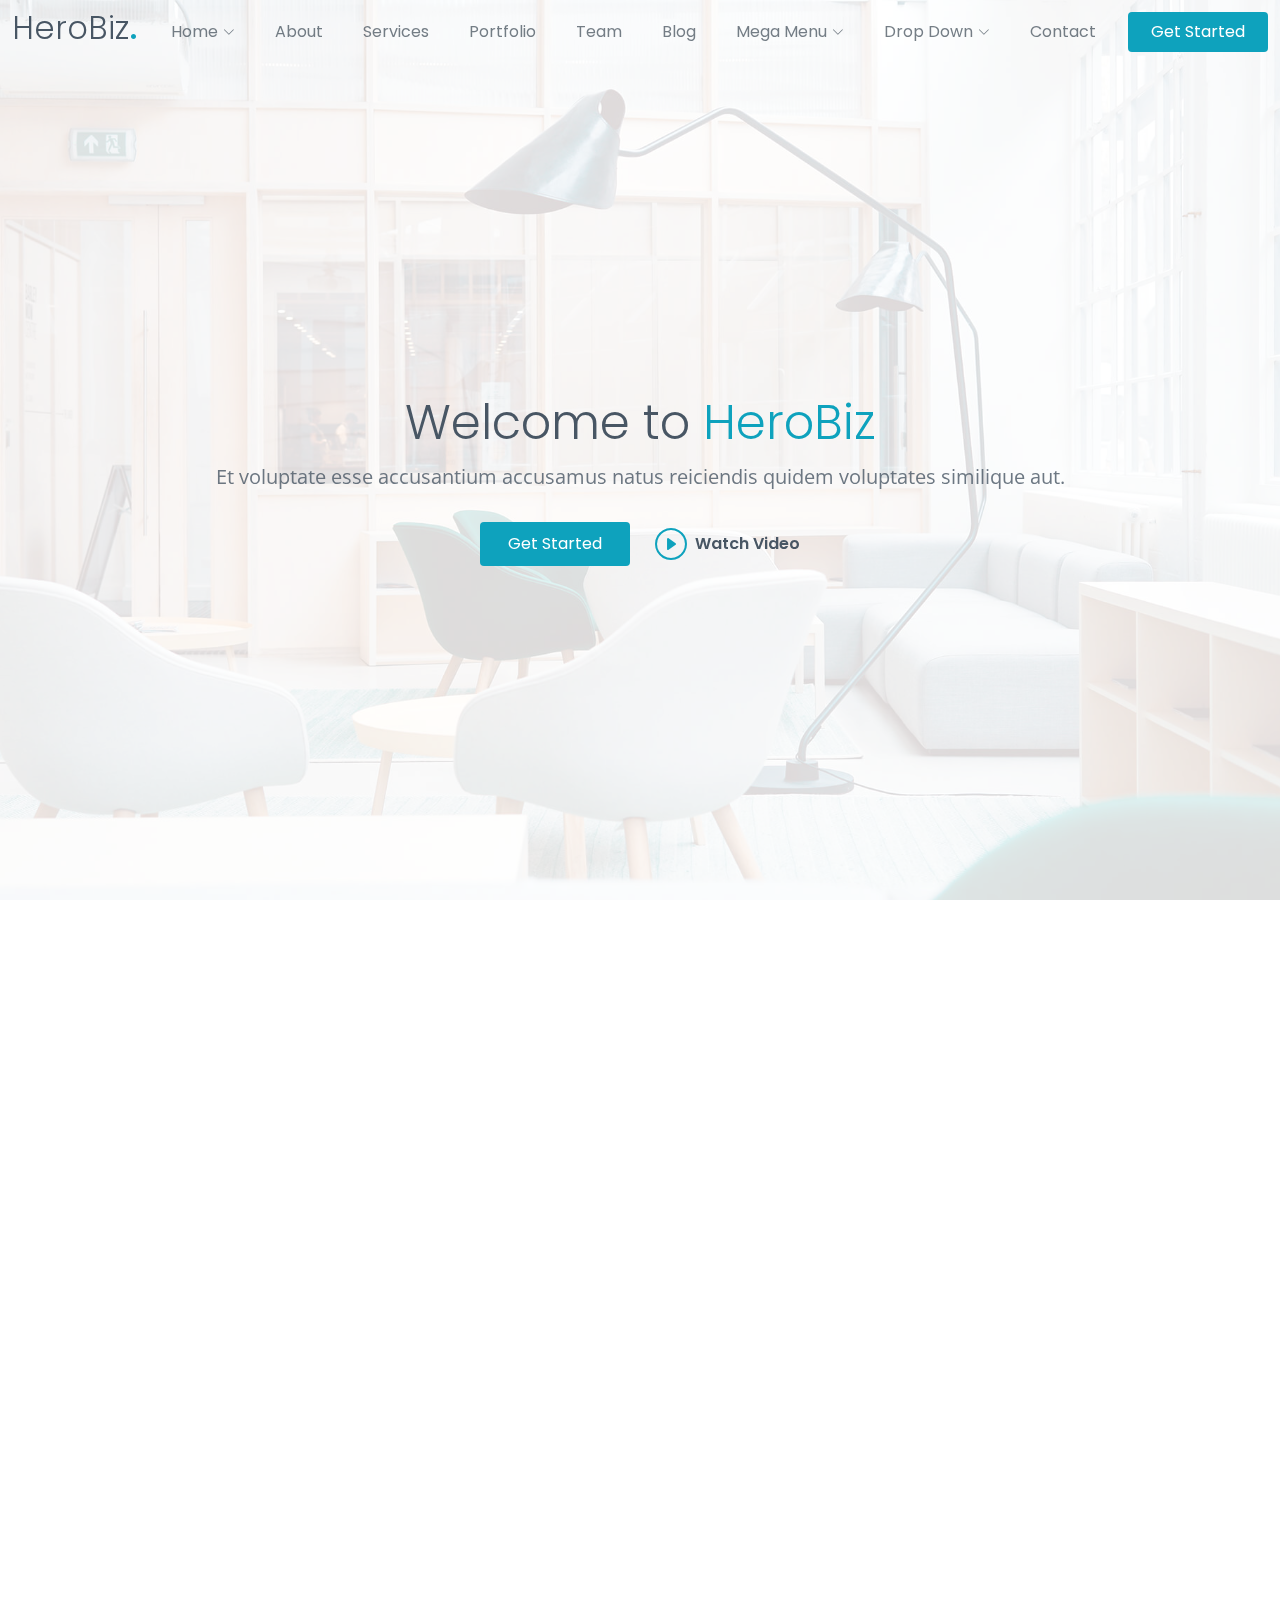
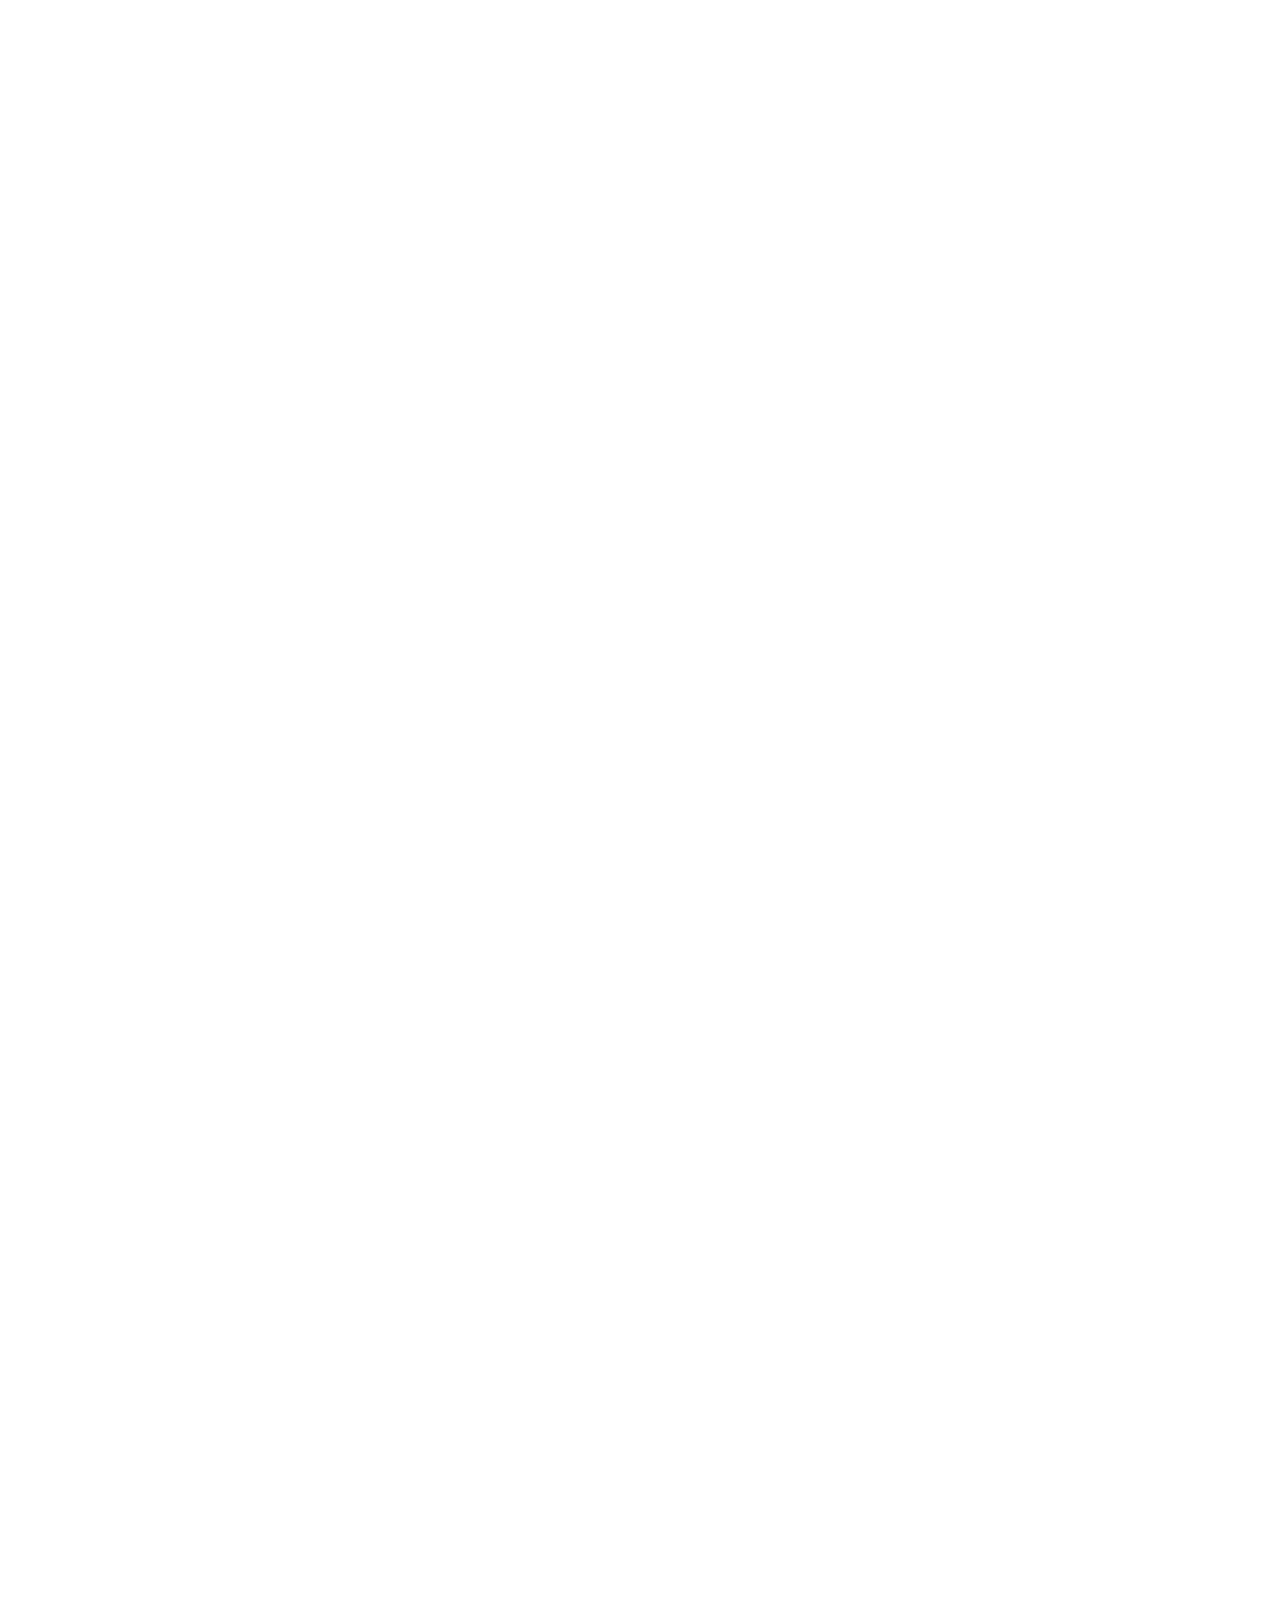
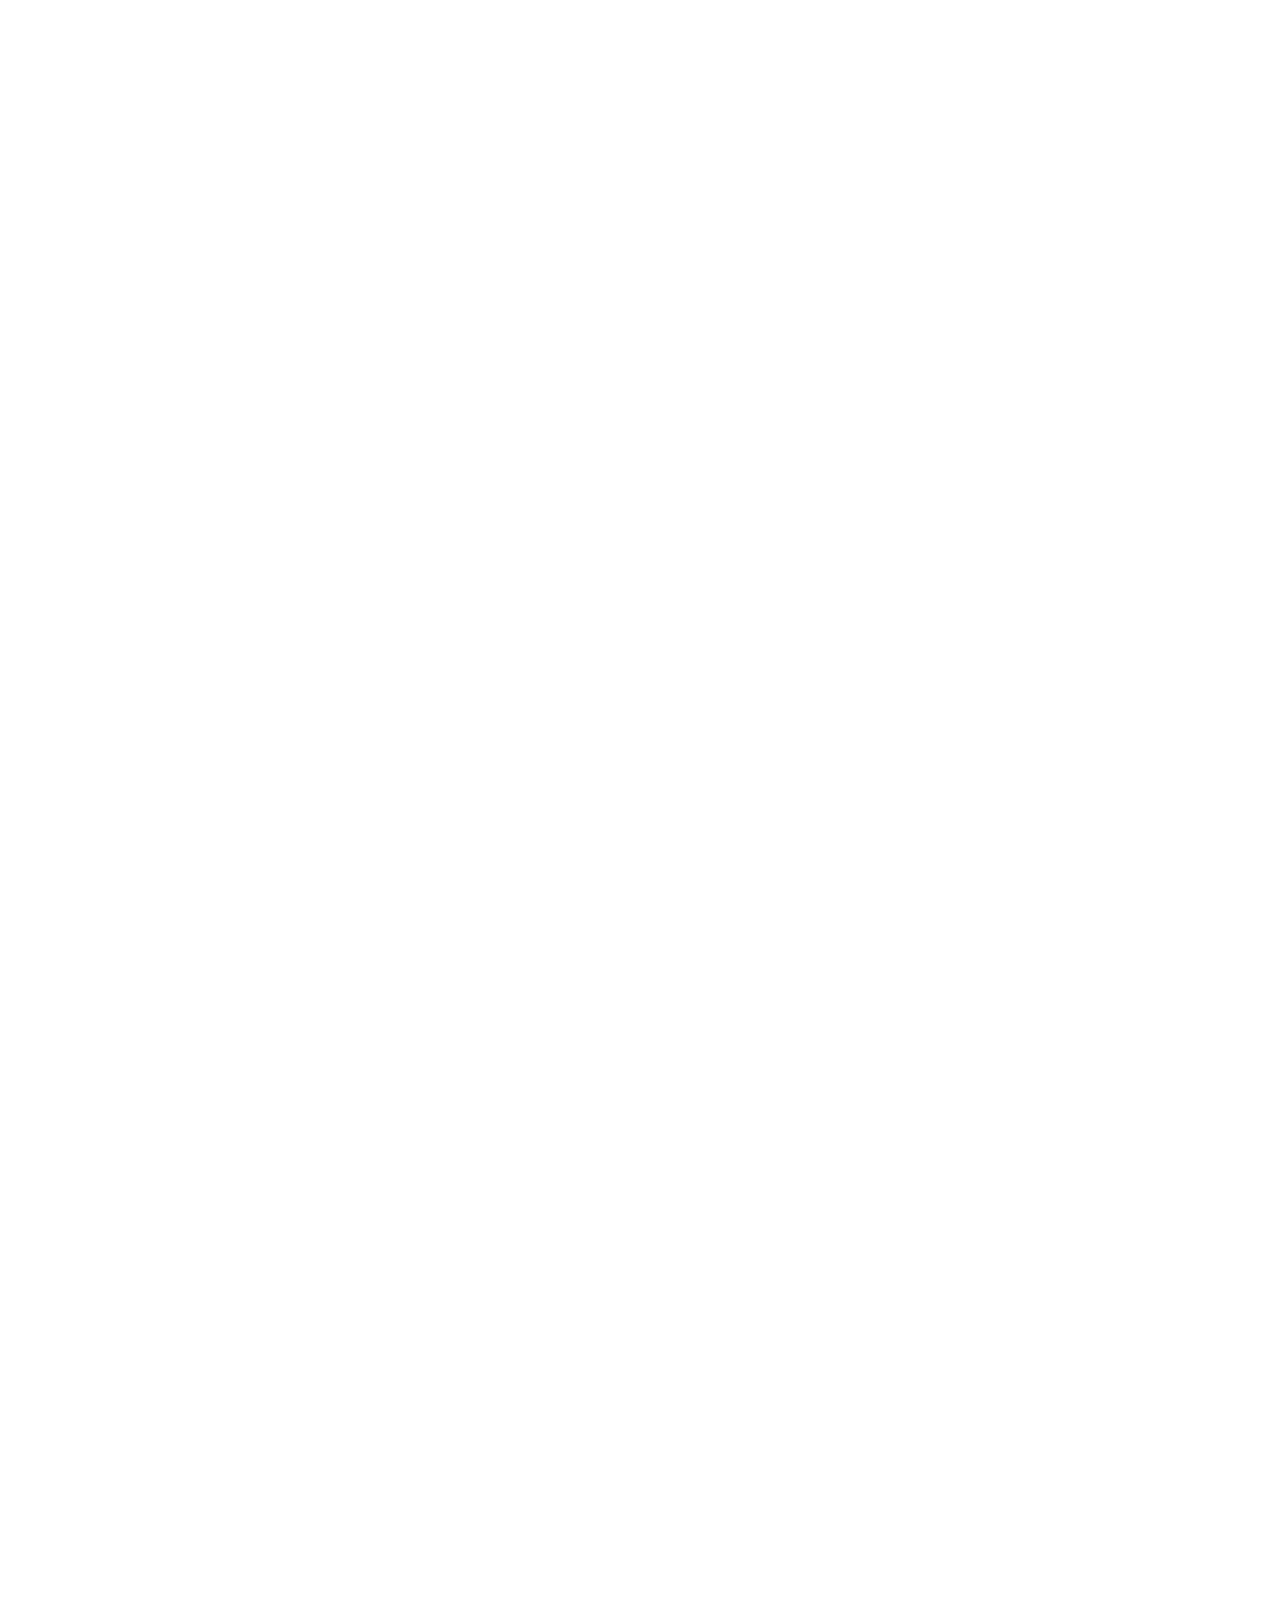
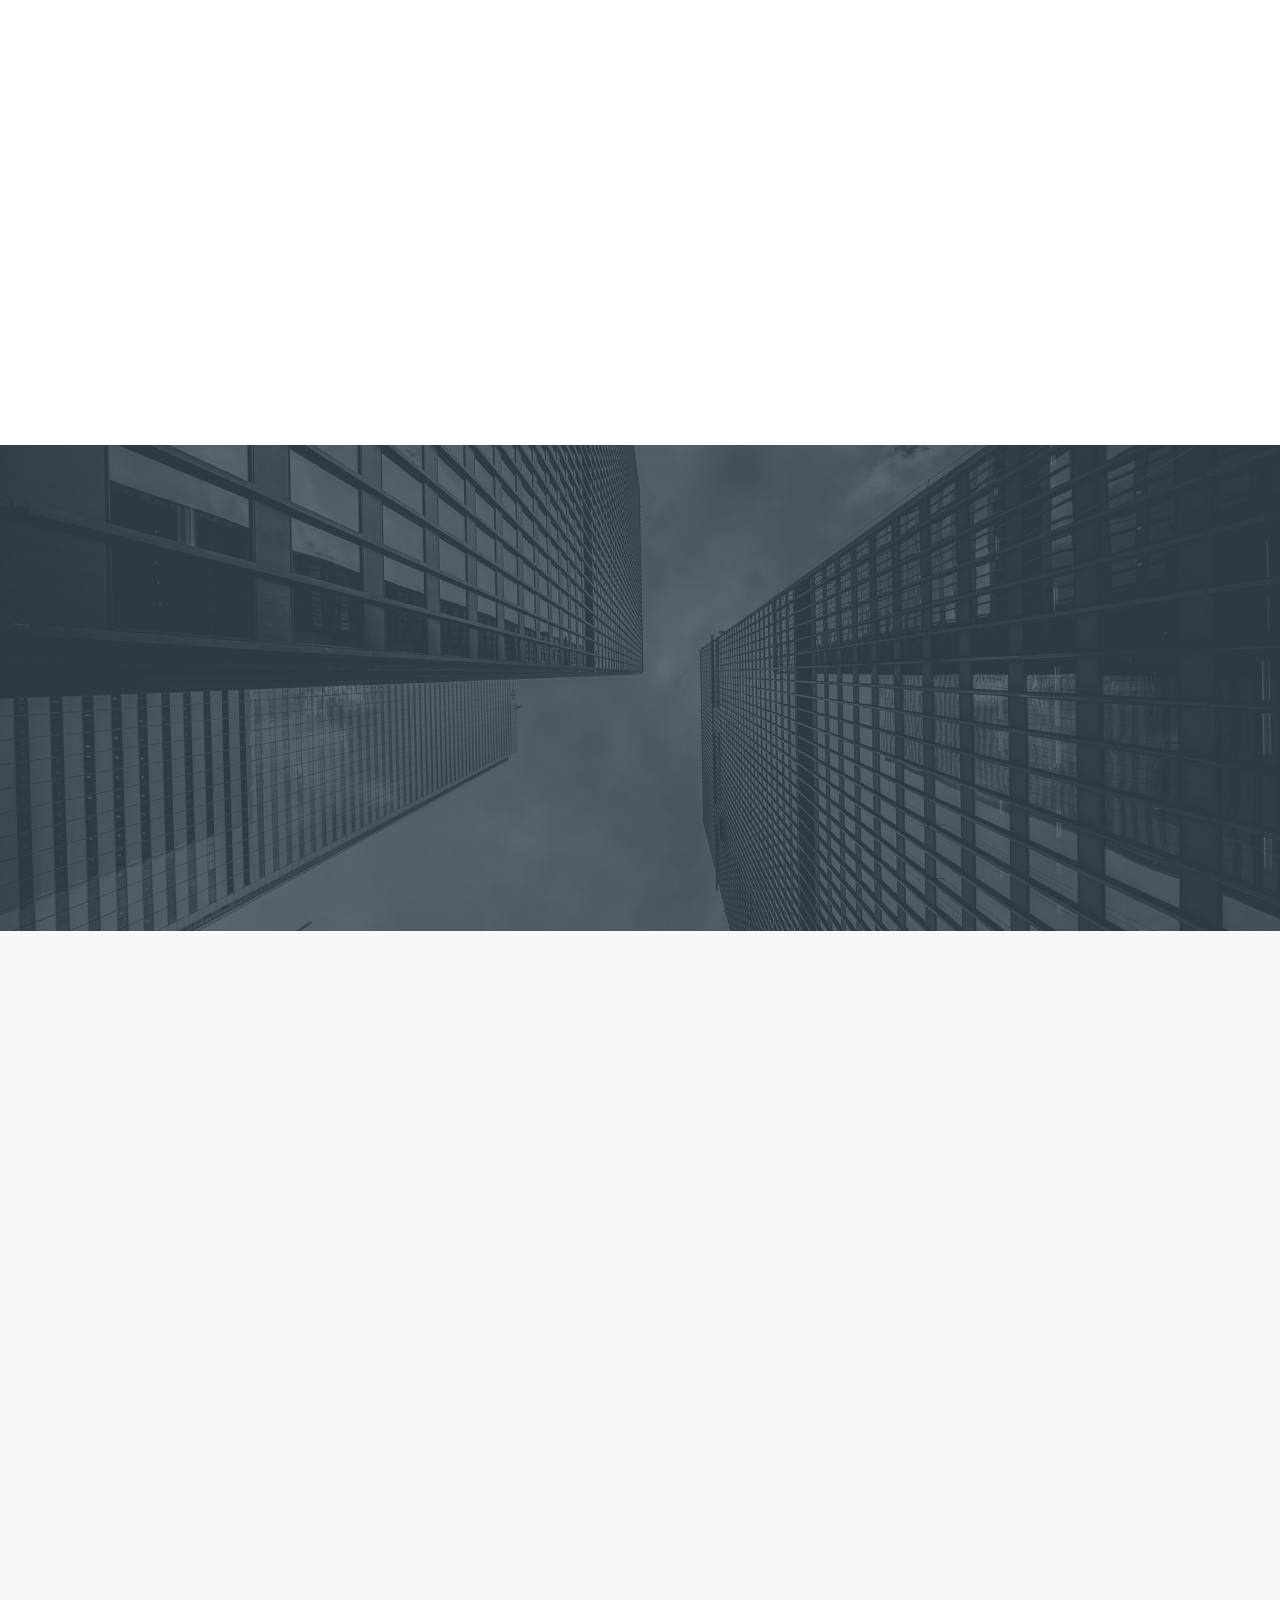
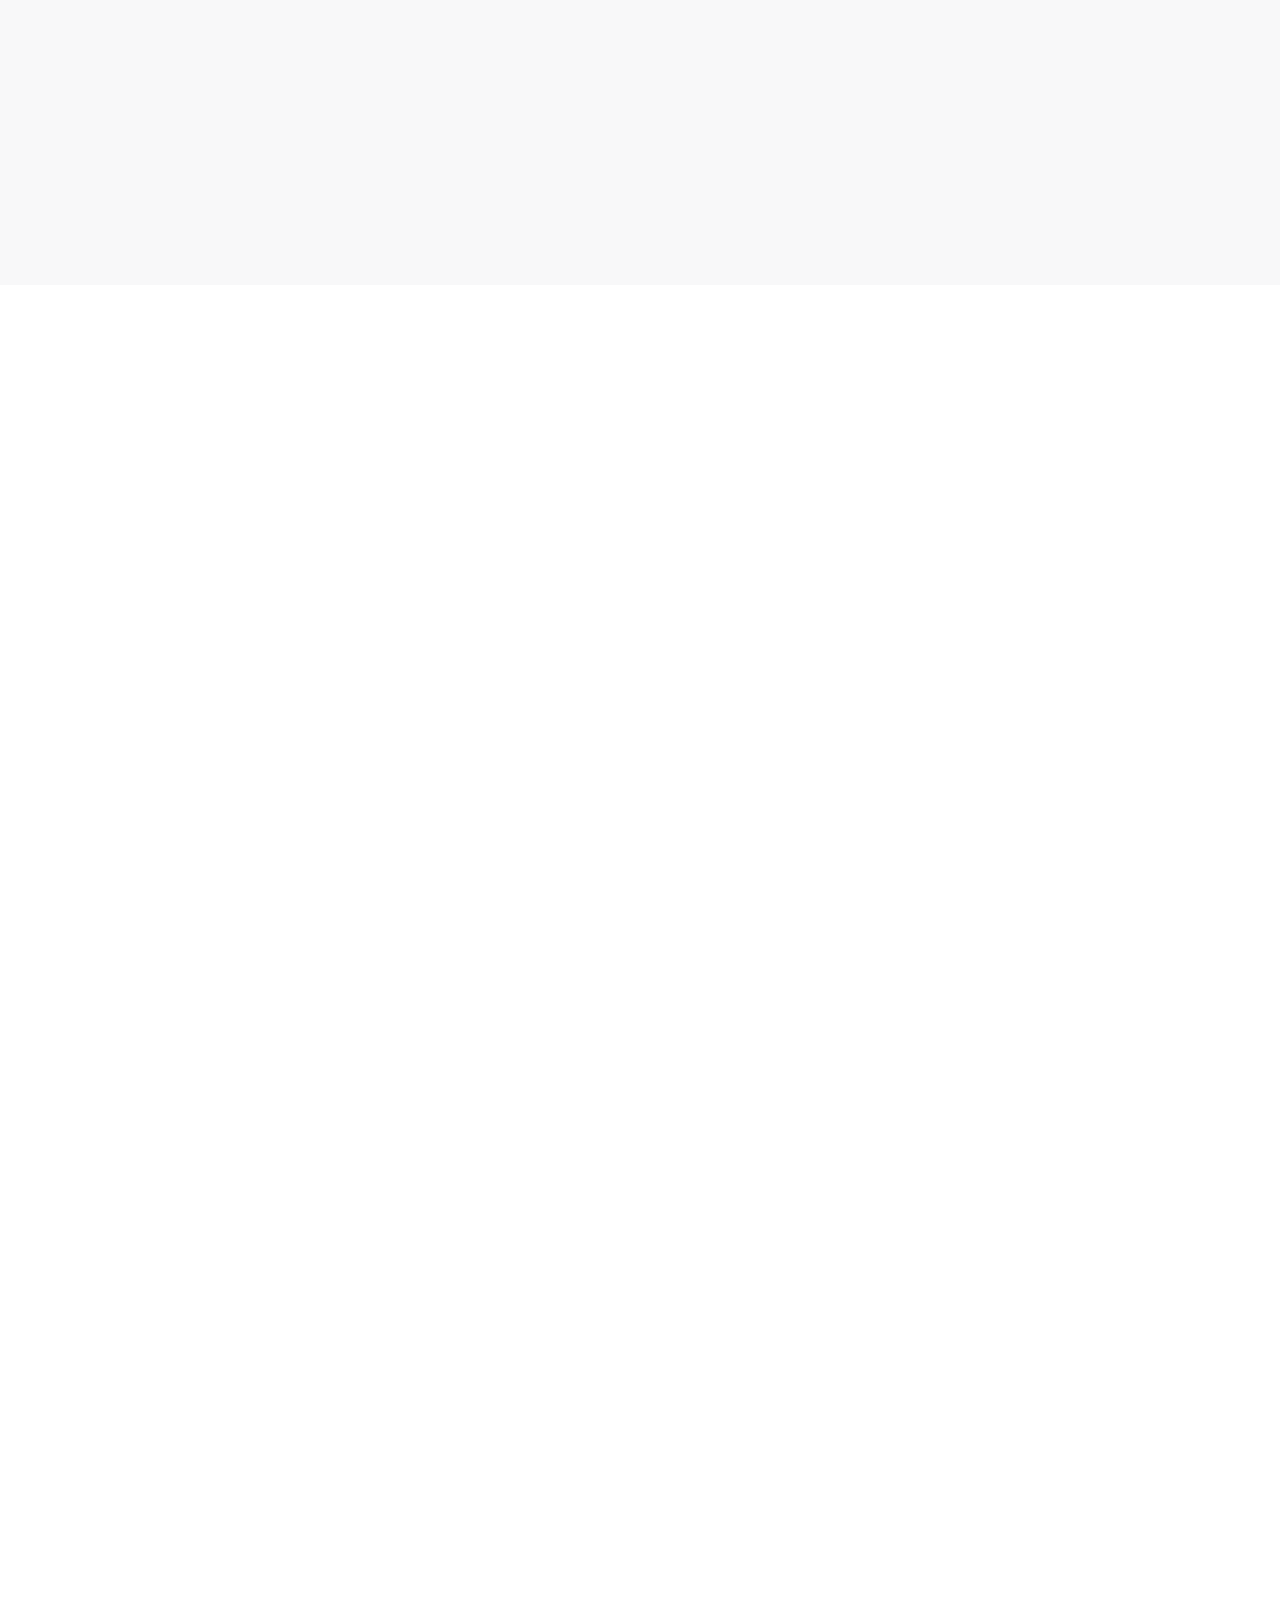
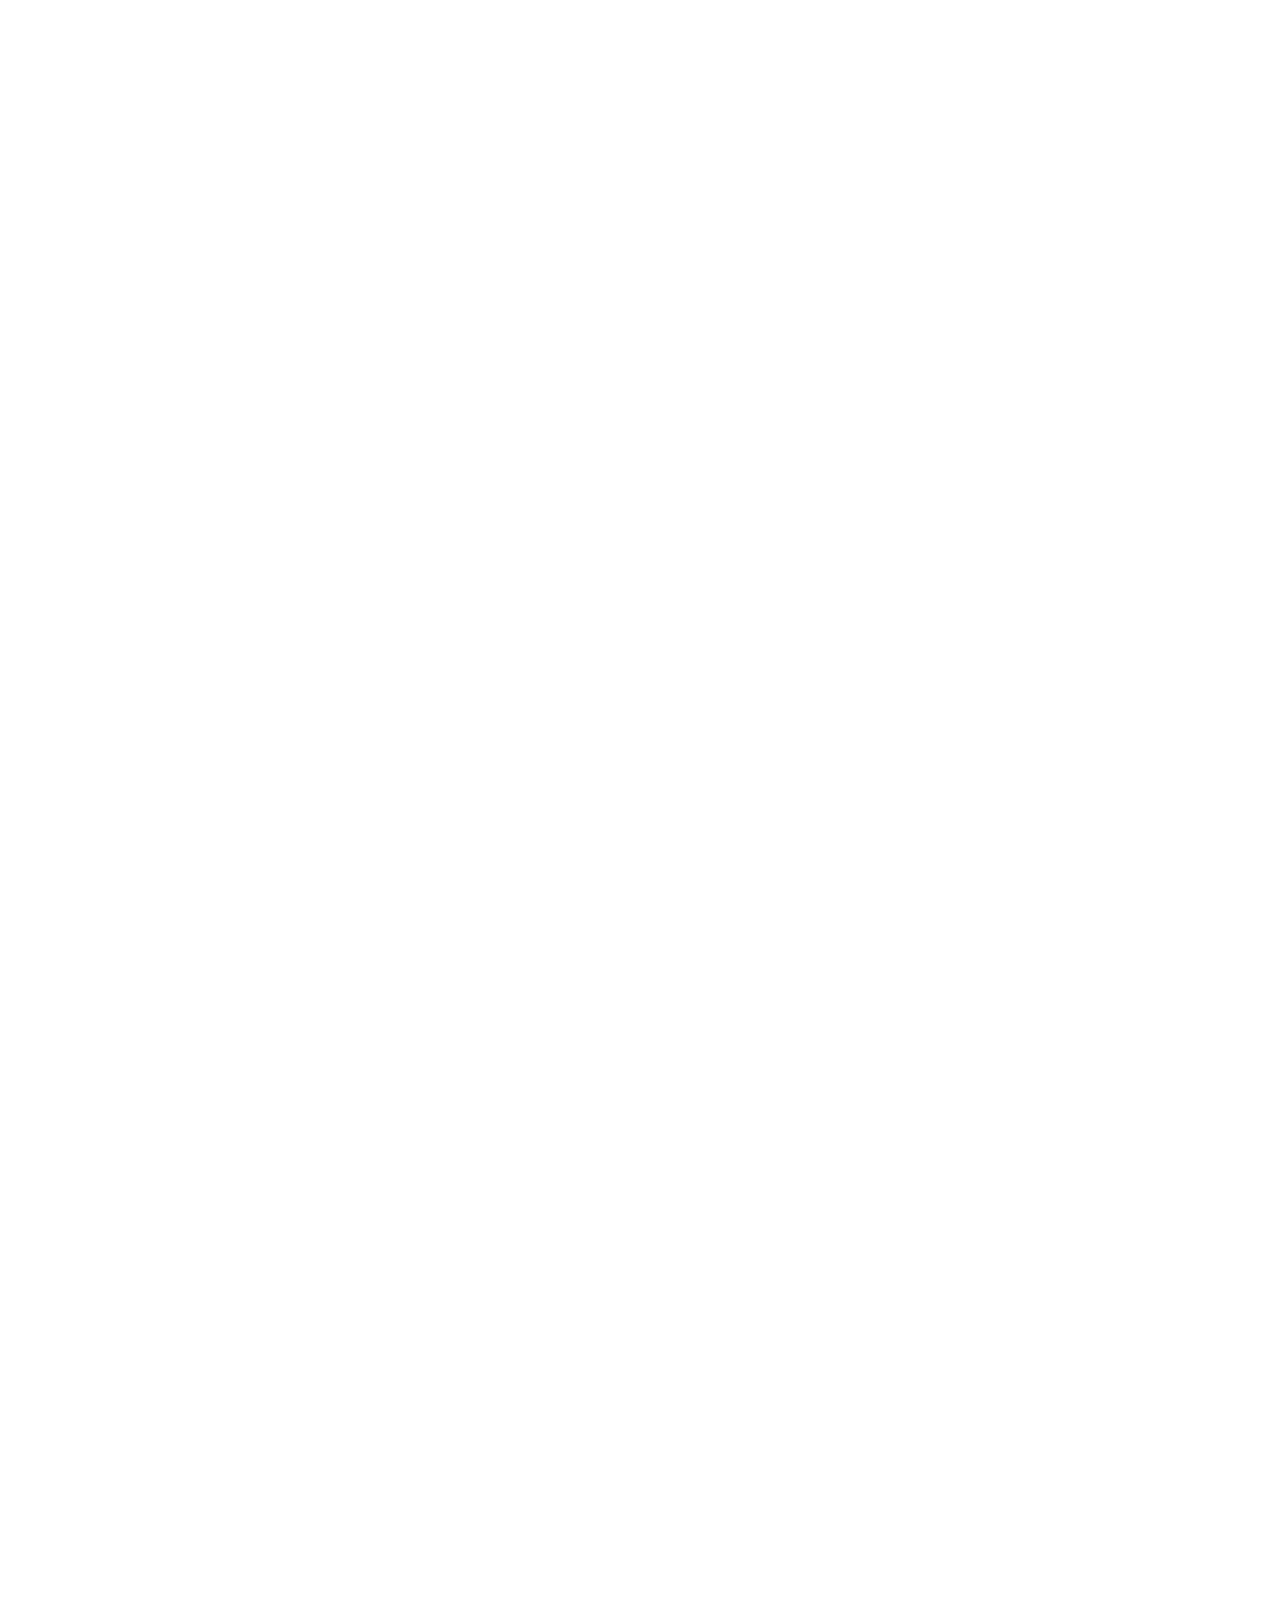
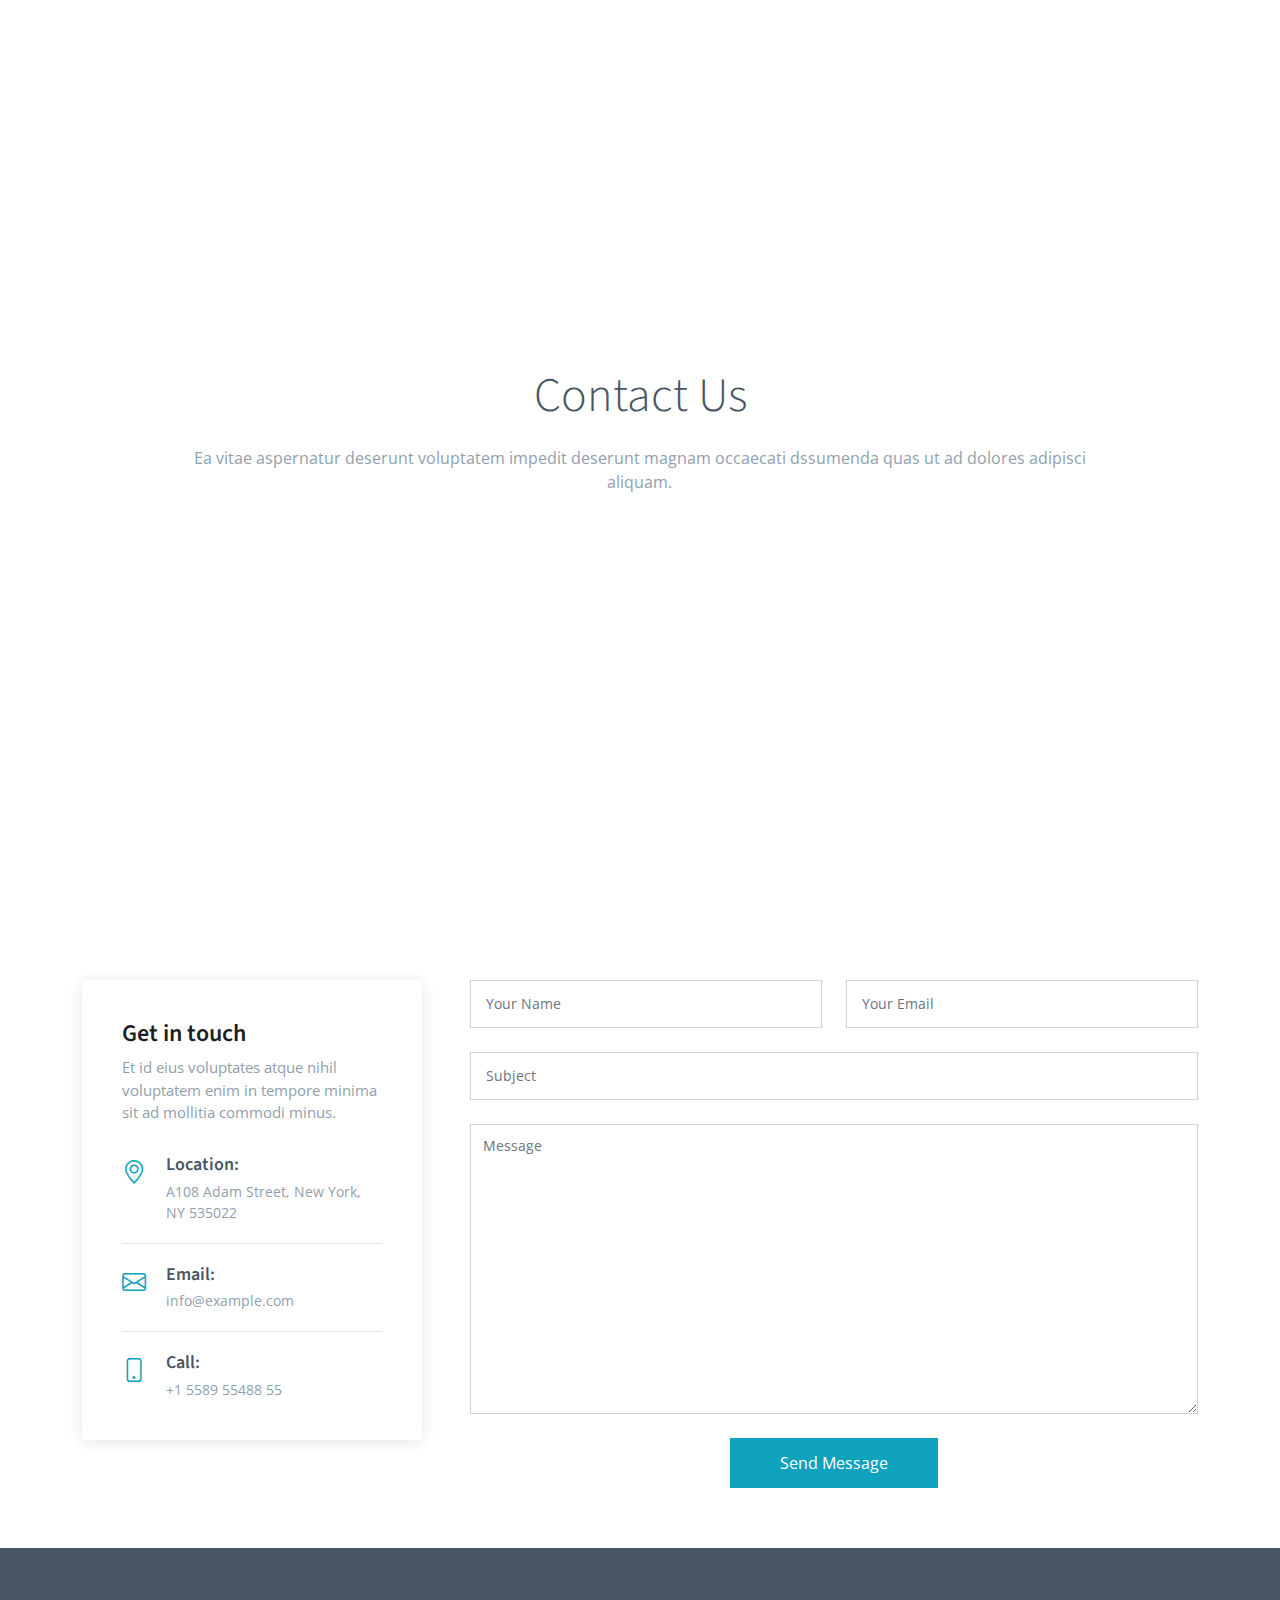
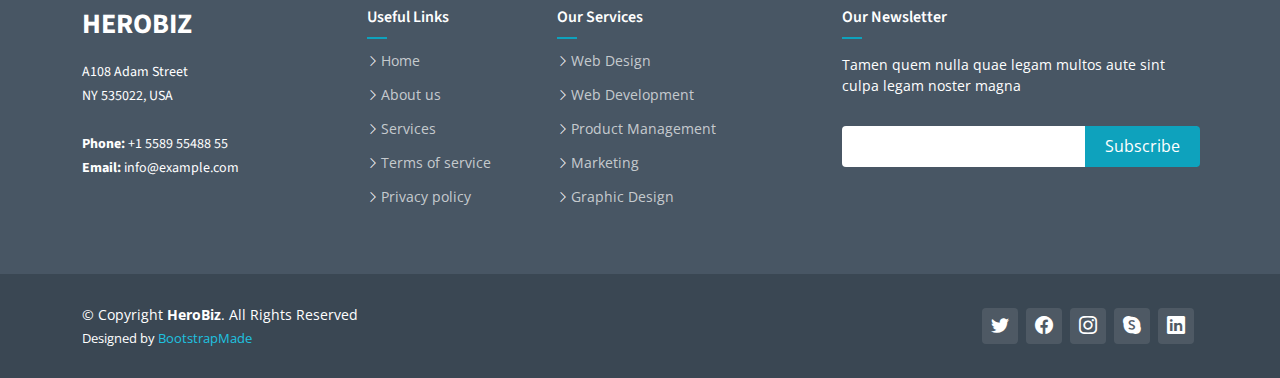
<file: index-3.html>
<!DOCTYPE html>
<html lang="en">

<head>
  <meta charset="utf-8">
  <meta content="width=device-width, initial-scale=1.0" name="viewport">

  <title>HeroBiz Bootstrap Template - Home 3</title>
  <meta content="" name="description">
  <meta content="" name="keywords">

  <!-- Favicons -->
  <link href="assets/img/favicon.png" rel="icon">
  <link href="assets/img/apple-touch-icon.png" rel="apple-touch-icon">

  <!-- Google Fonts -->
  <link rel="preconnect" href="https://fonts.googleapis.com">
  <link rel="preconnect" href="https://fonts.gstatic.com" crossorigin>
  <link href="https://fonts.googleapis.com/css2?family=Open+Sans:ital,wght@0,300;0,400;0,500;0,600;0,700;1,300;1,400;1,500;1,600;1,700&family=Poppins:ital,wght@0,300;0,400;0,500;0,600;0,700;1,300;1,400;1,500;1,600;1,700&family=Source+Sans+Pro:ital,wght@0,300;0,400;0,600;0,700;1,300;1,400;1,600;1,700&display=swap" rel="stylesheet">

  <!-- Vendor CSS Files -->
  <link href="assets/vendor/bootstrap/css/bootstrap.min.css" rel="stylesheet">
  <link href="assets/vendor/bootstrap-icons/bootstrap-icons.css" rel="stylesheet">
  <link href="assets/vendor/aos/aos.css" rel="stylesheet">
  <link href="assets/vendor/glightbox/css/glightbox.min.css" rel="stylesheet">
  <link href="assets/vendor/swiper/swiper-bundle.min.css" rel="stylesheet">

  <!-- Variables CSS Files. Uncomment your preferred color scheme -->
  <link href="assets/css/variables.css" rel="stylesheet">
  <!-- <link href="assets/css/variables-blue.css" rel="stylesheet"> -->
  <!-- <link href="assets/css/variables-green.css" rel="stylesheet"> -->
  <!-- <link href="assets/css/variables-orange.css" rel="stylesheet"> -->
  <!-- <link href="assets/css/variables-purple.css" rel="stylesheet"> -->
  <!-- <link href="assets/css/variables-red.css" rel="stylesheet"> -->
  <!-- <link href="assets/css/variables-pink.css" rel="stylesheet"> -->

  <!-- Template Main CSS File -->
  <link href="assets/css/main.css" rel="stylesheet">

  <!-- =======================================================
  * Template Name: HeroBiz - v2.3.1
  * Template URL: https://bootstrapmade.com/herobiz-bootstrap-business-template/
  * Author: BootstrapMade.com
  * License: https://bootstrapmade.com/license/
  ======================================================== -->
</head>

<body>

  <!-- ======= Header ======= -->
  <header id="header" class="header fixed-top" data-scrollto-offset="0">
    <div class="container-fluid d-flex align-items-center justify-content-between">

      <a href="index.html" class="logo d-flex align-items-center scrollto me-auto me-lg-0">
        <!-- Uncomment the line below if you also wish to use an image logo -->
        <!-- <img src="assets/img/logo.png" alt=""> -->
        <h1>HeroBiz<span>.</span></h1>
      </a>

      <nav id="navbar" class="navbar">
        <ul>

          <li class="dropdown"><a href="#"><span>Home</span> <i class="bi bi-chevron-down dropdown-indicator"></i></a>
            <ul>
              <li><a href="index.html">Home 1 - index.html</a></li>
              <li><a href="index-2.html">Home 2 - index-2.html</a></li>
              <li><a href="index-3.html" class="active">Home 3 - index-3.html</a></li>
              <li><a href="index-4.html">Home 4 - index-4.html</a></li>
            </ul>
          </li>

          <li><a class="nav-link scrollto" href="index.html#about">About</a></li>
          <li><a class="nav-link scrollto" href="index.html#services">Services</a></li>
          <li><a class="nav-link scrollto" href="index.html#portfolio">Portfolio</a></li>
          <li><a class="nav-link scrollto" href="index.html#team">Team</a></li>
          <li><a href="blog.html">Blog</a></li>
          <li class="dropdown megamenu"><a href="#"><span>Mega Menu</span> <i class="bi bi-chevron-down dropdown-indicator"></i></a>
            <ul>
              <li>
                <a href="#">Column 1 link 1</a>
                <a href="#">Column 1 link 2</a>
                <a href="#">Column 1 link 3</a>
              </li>
              <li>
                <a href="#">Column 2 link 1</a>
                <a href="#">Column 2 link 2</a>
                <a href="#">Column 3 link 3</a>
              </li>
              <li>
                <a href="#">Column 3 link 1</a>
                <a href="#">Column 3 link 2</a>
                <a href="#">Column 3 link 3</a>
              </li>
              <li>
                <a href="#">Column 4 link 1</a>
                <a href="#">Column 4 link 2</a>
                <a href="#">Column 4 link 3</a>
              </li>
            </ul>
          </li>
          <li class="dropdown"><a href="#"><span>Drop Down</span> <i class="bi bi-chevron-down dropdown-indicator"></i></a>
            <ul>
              <li><a href="#">Drop Down 1</a></li>
              <li class="dropdown"><a href="#"><span>Deep Drop Down</span> <i class="bi bi-chevron-down dropdown-indicator"></i></a>
                <ul>
                  <li><a href="#">Deep Drop Down 1</a></li>
                  <li><a href="#">Deep Drop Down 2</a></li>
                  <li><a href="#">Deep Drop Down 3</a></li>
                  <li><a href="#">Deep Drop Down 4</a></li>
                  <li><a href="#">Deep Drop Down 5</a></li>
                </ul>
              </li>
              <li><a href="#">Drop Down 2</a></li>
              <li><a href="#">Drop Down 3</a></li>
              <li><a href="#">Drop Down 4</a></li>
            </ul>
          </li>
          <li><a class="nav-link scrollto" href="index.html#contact">Contact</a></li>
        </ul>
        <i class="bi bi-list mobile-nav-toggle d-none"></i>
      </nav><!-- .navbar -->

      <a class="btn-getstarted scrollto" href="index.html#about">Get Started</a>

    </div>
  </header><!-- End Header -->

  <section id="hero-fullscreen" class="hero-fullscreen d-flex align-items-center">
    <div class="container d-flex flex-column align-items-center position-relative" data-aos="zoom-out">
      <h2>Welcome to <span>HeroBiz</span></h2>
      <p>Et voluptate esse accusantium accusamus natus reiciendis quidem voluptates similique aut.</p>
      <div class="d-flex">
        <a href="#about" class="btn-get-started scrollto">Get Started</a>
        <a href="https://www.youtube.com/watch?v=LXb3EKWsInQ" class="glightbox btn-watch-video d-flex align-items-center"><i class="bi bi-play-circle"></i><span>Watch Video</span></a>
      </div>
    </div>
  </section>

  <main id="main">

    <!-- ======= Featured Services Section ======= -->
    <section id="featured-services" class="featured-services">
      <div class="container">

        <div class="row gy-4">

          <div class="col-xl-3 col-md-6 d-flex" data-aos="zoom-out">
            <div class="service-item position-relative">
              <div class="icon"><i class="bi bi-activity icon"></i></div>
              <h4><a href="" class="stretched-link">Lorem Ipsum</a></h4>
              <p>Voluptatum deleniti atque corrupti quos dolores et quas molestias excepturi</p>
            </div>
          </div><!-- End Service Item -->

          <div class="col-xl-3 col-md-6 d-flex" data-aos="zoom-out" data-aos-delay="200">
            <div class="service-item position-relative">
              <div class="icon"><i class="bi bi-bounding-box-circles icon"></i></div>
              <h4><a href="" class="stretched-link">Sed ut perspici</a></h4>
              <p>Duis aute irure dolor in reprehenderit in voluptate velit esse cillum dolore</p>
            </div>
          </div><!-- End Service Item -->

          <div class="col-xl-3 col-md-6 d-flex" data-aos="zoom-out" data-aos-delay="400">
            <div class="service-item position-relative">
              <div class="icon"><i class="bi bi-calendar4-week icon"></i></div>
              <h4><a href="" class="stretched-link">Magni Dolores</a></h4>
              <p>Excepteur sint occaecat cupidatat non proident, sunt in culpa qui officia</p>
            </div>
          </div><!-- End Service Item -->

          <div class="col-xl-3 col-md-6 d-flex" data-aos="zoom-out" data-aos-delay="600">
            <div class="service-item position-relative">
              <div class="icon"><i class="bi bi-broadcast icon"></i></div>
              <h4><a href="" class="stretched-link">Nemo Enim</a></h4>
              <p>At vero eos et accusamus et iusto odio dignissimos ducimus qui blanditiis</p>
            </div>
          </div><!-- End Service Item -->

        </div>

      </div>
    </section><!-- End Featured Services Section -->

    <!-- ======= About Section ======= -->
    <section id="about" class="about">
      <div class="container" data-aos="fade-up">

        <div class="section-header">
          <h2>About Us</h2>
          <p>Architecto nobis eos vel nam quidem vitae temporibus voluptates qui hic deserunt iusto omnis nam voluptas asperiores sequi tenetur dolores incidunt enim voluptatem magnam cumque fuga.</p>
        </div>

        <div class="row g-4 g-lg-5" data-aos="fade-up" data-aos-delay="200">

          <div class="col-lg-5">
            <div class="about-img">
              <img src="assets/img/about.jpg" class="img-fluid" alt="">
            </div>
          </div>

          <div class="col-lg-7">
            <h3 class="pt-0 pt-lg-5">Neque officiis dolore maiores et exercitationem quae est seda lidera pat claero</h3>

            <!-- Tabs -->
            <ul class="nav nav-pills mb-3">
              <li><a class="nav-link active" data-bs-toggle="pill" href="#tab1">Saepe fuga</a></li>
              <li><a class="nav-link" data-bs-toggle="pill" href="#tab2">Voluptates</a></li>
              <li><a class="nav-link" data-bs-toggle="pill" href="#tab3">Corrupti</a></li>
            </ul><!-- End Tabs -->

            <!-- Tab Content -->
            <div class="tab-content">

              <div class="tab-pane fade show active" id="tab1">

                <p class="fst-italic">Consequuntur inventore voluptates consequatur aut vel et. Eos doloribus expedita. Sapiente atque consequatur minima nihil quae aspernatur quo suscipit voluptatem.</p>

                <div class="d-flex align-items-center mt-4">
                  <i class="bi bi-check2"></i>
                  <h4>Repudiandae rerum velit modi et officia quasi facilis</h4>
                </div>
                <p>Laborum omnis voluptates voluptas qui sit aliquam blanditiis. Sapiente minima commodi dolorum non eveniet magni quaerat nemo et.</p>

                <div class="d-flex align-items-center mt-4">
                  <i class="bi bi-check2"></i>
                  <h4>Incidunt non veritatis illum ea ut nisi</h4>
                </div>
                <p>Non quod totam minus repellendus autem sint velit. Rerum debitis facere soluta tenetur. Iure molestiae assumenda sunt qui inventore eligendi voluptates nisi at. Dolorem quo tempora. Quia et perferendis.</p>

                <div class="d-flex align-items-center mt-4">
                  <i class="bi bi-check2"></i>
                  <h4>Omnis ab quia nemo dignissimos rem eum quos..</h4>
                </div>
                <p>Eius alias aut cupiditate. Dolor voluptates animi ut blanditiis quos nam. Magnam officia aut ut alias quo explicabo ullam esse. Sunt magnam et dolorem eaque magnam odit enim quaerat. Vero error error voluptatem eum.</p>

              </div><!-- End Tab 1 Content -->

              <div class="tab-pane fade show" id="tab2">

                <p class="fst-italic">Consequuntur inventore voluptates consequatur aut vel et. Eos doloribus expedita. Sapiente atque consequatur minima nihil quae aspernatur quo suscipit voluptatem.</p>

                <div class="d-flex align-items-center mt-4">
                  <i class="bi bi-check2"></i>
                  <h4>Repudiandae rerum velit modi et officia quasi facilis</h4>
                </div>
                <p>Laborum omnis voluptates voluptas qui sit aliquam blanditiis. Sapiente minima commodi dolorum non eveniet magni quaerat nemo et.</p>

                <div class="d-flex align-items-center mt-4">
                  <i class="bi bi-check2"></i>
                  <h4>Incidunt non veritatis illum ea ut nisi</h4>
                </div>
                <p>Non quod totam minus repellendus autem sint velit. Rerum debitis facere soluta tenetur. Iure molestiae assumenda sunt qui inventore eligendi voluptates nisi at. Dolorem quo tempora. Quia et perferendis.</p>

                <div class="d-flex align-items-center mt-4">
                  <i class="bi bi-check2"></i>
                  <h4>Omnis ab quia nemo dignissimos rem eum quos..</h4>
                </div>
                <p>Eius alias aut cupiditate. Dolor voluptates animi ut blanditiis quos nam. Magnam officia aut ut alias quo explicabo ullam esse. Sunt magnam et dolorem eaque magnam odit enim quaerat. Vero error error voluptatem eum.</p>

              </div><!-- End Tab 2 Content -->

              <div class="tab-pane fade show" id="tab3">

                <p class="fst-italic">Consequuntur inventore voluptates consequatur aut vel et. Eos doloribus expedita. Sapiente atque consequatur minima nihil quae aspernatur quo suscipit voluptatem.</p>

                <div class="d-flex align-items-center mt-4">
                  <i class="bi bi-check2"></i>
                  <h4>Repudiandae rerum velit modi et officia quasi facilis</h4>
                </div>
                <p>Laborum omnis voluptates voluptas qui sit aliquam blanditiis. Sapiente minima commodi dolorum non eveniet magni quaerat nemo et.</p>

                <div class="d-flex align-items-center mt-4">
                  <i class="bi bi-check2"></i>
                  <h4>Incidunt non veritatis illum ea ut nisi</h4>
                </div>
                <p>Non quod totam minus repellendus autem sint velit. Rerum debitis facere soluta tenetur. Iure molestiae assumenda sunt qui inventore eligendi voluptates nisi at. Dolorem quo tempora. Quia et perferendis.</p>

                <div class="d-flex align-items-center mt-4">
                  <i class="bi bi-check2"></i>
                  <h4>Omnis ab quia nemo dignissimos rem eum quos..</h4>
                </div>
                <p>Eius alias aut cupiditate. Dolor voluptates animi ut blanditiis quos nam. Magnam officia aut ut alias quo explicabo ullam esse. Sunt magnam et dolorem eaque magnam odit enim quaerat. Vero error error voluptatem eum.</p>

              </div><!-- End Tab 3 Content -->

            </div>

          </div>

        </div>

      </div>
    </section><!-- End About Section -->

    <!-- ======= Clients Section ======= -->
    <section id="clients" class="clients">
      <div class="container" data-aos="zoom-out">

        <div class="clients-slider swiper">
          <div class="swiper-wrapper align-items-center">
            <div class="swiper-slide"><img src="assets/img/clients/client-1.png" class="img-fluid" alt=""></div>
            <div class="swiper-slide"><img src="assets/img/clients/client-2.png" class="img-fluid" alt=""></div>
            <div class="swiper-slide"><img src="assets/img/clients/client-3.png" class="img-fluid" alt=""></div>
            <div class="swiper-slide"><img src="assets/img/clients/client-4.png" class="img-fluid" alt=""></div>
            <div class="swiper-slide"><img src="assets/img/clients/client-5.png" class="img-fluid" alt=""></div>
            <div class="swiper-slide"><img src="assets/img/clients/client-6.png" class="img-fluid" alt=""></div>
            <div class="swiper-slide"><img src="assets/img/clients/client-7.png" class="img-fluid" alt=""></div>
            <div class="swiper-slide"><img src="assets/img/clients/client-8.png" class="img-fluid" alt=""></div>
          </div>
        </div>

      </div>
    </section><!-- End Clients Section -->

    <!-- ======= Call To Action Section ======= -->
    <section id="cta" class="cta">
      <div class="container" data-aos="zoom-out">

        <div class="row g-5">

          <div class="col-lg-8 col-md-6 content d-flex flex-column justify-content-center order-last order-md-first">
            <h3>Alias sunt quas <em>Cupiditate</em> oluptas hic minima</h3>
            <p> Duis aute irure dolor in reprehenderit in voluptate velit esse cillum dolore eu fugiat nulla pariatur. Excepteur sint occaecat cupidatat non proident, sunt in culpa qui officia deserunt mollit anim id est laborum.</p>
            <a class="cta-btn align-self-start" href="#">Call To Action</a>
          </div>

          <div class="col-lg-4 col-md-6 order-first order-md-last d-flex align-items-center">
            <div class="img">
              <img src="assets/img/cta.jpg" alt="" class="img-fluid">
            </div>
          </div>

        </div>

      </div>
    </section><!-- End Call To Action Section -->

    <!-- ======= On Focus Section ======= -->
    <section id="onfocus" class="onfocus">
      <div class="container-fluid p-0" data-aos="fade-up">

        <div class="row g-0">
          <div class="col-lg-6 video-play position-relative">
            <a href="https://www.youtube.com/watch?v=LXb3EKWsInQ" class="glightbox play-btn"></a>
          </div>
          <div class="col-lg-6">
            <div class="content d-flex flex-column justify-content-center h-100">
              <h3>Voluptatem dignissimos provident quasi corporis</h3>
              <p class="fst-italic">
                Lorem ipsum dolor sit amet, consectetur adipiscing elit, sed do eiusmod tempor incididunt ut labore et dolore
                magna aliqua.
              </p>
              <ul>
                <li><i class="bi bi-check-circle"></i> Ullamco laboris nisi ut aliquip ex ea commodo consequat.</li>
                <li><i class="bi bi-check-circle"></i> Duis aute irure dolor in reprehenderit in voluptate velit.</li>
                <li><i class="bi bi-check-circle"></i> Ullamco laboris nisi ut aliquip ex ea commodo consequat. Duis aute irure dolor in reprehenderit in voluptate trideta storacalaperda mastiro dolore eu fugiat nulla pariatur.</li>
              </ul>
              <a href="#" class="read-more align-self-start"><span>Read More</span><i class="bi bi-arrow-right"></i></a>
            </div>
          </div>
        </div>

      </div>
    </section><!-- End On Focus Section -->

    <!-- ======= Features Section ======= -->
    <section id="features" class="features">
      <div class="container" data-aos="fade-up">

        <ul class="nav nav-tabs row gy-4 d-flex">

          <li class="nav-item col-6 col-md-4 col-lg-2">
            <a class="nav-link active show" data-bs-toggle="tab" data-bs-target="#tab-1">
              <i class="bi bi-binoculars color-cyan"></i>
              <h4>Modinest</h4>
            </a>
          </li><!-- End Tab 1 Nav -->

          <li class="nav-item col-6 col-md-4 col-lg-2">
            <a class="nav-link" data-bs-toggle="tab" data-bs-target="#tab-2">
              <i class="bi bi-box-seam color-indigo"></i>
              <h4>Undaesenti</h4>
            </a>
          </li><!-- End Tab 2 Nav -->

          <li class="nav-item col-6 col-md-4 col-lg-2">
            <a class="nav-link" data-bs-toggle="tab" data-bs-target="#tab-3">
              <i class="bi bi-brightness-high color-teal"></i>
              <h4>Pariatur</h4>
            </a>
          </li><!-- End Tab 3 Nav -->

          <li class="nav-item col-6 col-md-4 col-lg-2">
            <a class="nav-link" data-bs-toggle="tab" data-bs-target="#tab-4">
              <i class="bi bi-command color-red"></i>
              <h4>Nostrum</h4>
            </a>
          </li><!-- End Tab 4 Nav -->

          <li class="nav-item col-6 col-md-4 col-lg-2">
            <a class="nav-link" data-bs-toggle="tab" data-bs-target="#tab-5">
              <i class="bi bi-easel color-blue"></i>
              <h4>Adipiscing</h4>
            </a>
          </li><!-- End Tab 5 Nav -->

          <li class="nav-item col-6 col-md-4 col-lg-2">
            <a class="nav-link" data-bs-toggle="tab" data-bs-target="#tab-6">
              <i class="bi bi-map color-orange"></i>
              <h4>Reprehit</h4>
            </a>
          </li><!-- End Tab 6 Nav -->

        </ul>

        <div class="tab-content">

          <div class="tab-pane active show" id="tab-1">
            <div class="row gy-4">
              <div class="col-lg-8 order-2 order-lg-1" data-aos="fade-up" data-aos-delay="100">
                <h3>Modinest</h3>
                <p class="fst-italic">
                  Lorem ipsum dolor sit amet, consectetur adipiscing elit, sed do eiusmod tempor incididunt ut labore et dolore
                  magna aliqua.
                </p>
                <ul>
                  <li><i class="bi bi-check-circle-fill"></i> Ullamco laboris nisi ut aliquip ex ea commodo consequat.</li>
                  <li><i class="bi bi-check-circle-fill"></i> Duis aute irure dolor in reprehenderit in voluptate velit.</li>
                  <li><i class="bi bi-check-circle-fill"></i> Ullamco laboris nisi ut aliquip ex ea commodo consequat. Duis aute irure dolor in reprehenderit in voluptate trideta storacalaperda mastiro dolore eu fugiat nulla pariatur.</li>
                </ul>
                <p>
                  Ullamco laboris nisi ut aliquip ex ea commodo consequat. Duis aute irure dolor in reprehenderit in voluptate
                  velit esse cillum dolore eu fugiat nulla pariatur. Excepteur sint occaecat cupidatat non proident, sunt in
                  culpa qui officia deserunt mollit anim id est laborum
                </p>
              </div>
              <div class="col-lg-4 order-1 order-lg-2 text-center" data-aos="fade-up" data-aos-delay="200">
                <img src="assets/img/features-1.svg" alt="" class="img-fluid">
              </div>
            </div>
          </div><!-- End Tab Content 1 -->

          <div class="tab-pane" id="tab-2">
            <div class="row gy-4">
              <div class="col-lg-8 order-2 order-lg-1">
                <h3>Undaesenti</h3>
                <p>
                  Ullamco laboris nisi ut aliquip ex ea commodo consequat. Duis aute irure dolor in reprehenderit in voluptate
                  velit esse cillum dolore eu fugiat nulla pariatur. Excepteur sint occaecat cupidatat non proident, sunt in
                  culpa qui officia deserunt mollit anim id est laborum
                </p>
                <p class="fst-italic">
                  Lorem ipsum dolor sit amet, consectetur adipiscing elit, sed do eiusmod tempor incididunt ut labore et dolore
                  magna aliqua.
                </p>
                <ul>
                  <li><i class="bi bi-check-circle-fill"></i> Ullamco laboris nisi ut aliquip ex ea commodo consequat.</li>
                  <li><i class="bi bi-check-circle-fill"></i> Duis aute irure dolor in reprehenderit in voluptate velit.</li>
                  <li><i class="bi bi-check-circle-fill"></i> Provident mollitia neque rerum asperiores dolores quos qui a. Ipsum neque dolor voluptate nisi sed.</li>
                  <li><i class="bi bi-check-circle-fill"></i> Ullamco laboris nisi ut aliquip ex ea commodo consequat. Duis aute irure dolor in reprehenderit in voluptate trideta storacalaperda mastiro dolore eu fugiat nulla pariatur.</li>
                </ul>
              </div>
              <div class="col-lg-4 order-1 order-lg-2 text-center">
                <img src="assets/img/features-2.svg" alt="" class="img-fluid">
              </div>
            </div>
          </div><!-- End Tab Content 2 -->

          <div class="tab-pane" id="tab-3">
            <div class="row gy-4">
              <div class="col-lg-8 order-2 order-lg-1">
                <h3>Pariatur</h3>
                <p>
                  Ullamco laboris nisi ut aliquip ex ea commodo consequat. Duis aute irure dolor in reprehenderit in voluptate
                  velit esse cillum dolore eu fugiat nulla pariatur. Excepteur sint occaecat cupidatat non proident, sunt in
                  culpa qui officia deserunt mollit anim id est laborum
                </p>
                <ul>
                  <li><i class="bi bi-check-circle-fill"></i> Ullamco laboris nisi ut aliquip ex ea commodo consequat.</li>
                  <li><i class="bi bi-check-circle-fill"></i> Duis aute irure dolor in reprehenderit in voluptate velit.</li>
                  <li><i class="bi bi-check-circle-fill"></i> Provident mollitia neque rerum asperiores dolores quos qui a. Ipsum neque dolor voluptate nisi sed.</li>
                </ul>
                <p class="fst-italic">
                  Lorem ipsum dolor sit amet, consectetur adipiscing elit, sed do eiusmod tempor incididunt ut labore et dolore
                  magna aliqua.
                </p>
              </div>
              <div class="col-lg-4 order-1 order-lg-2 text-center">
                <img src="assets/img/features-3.svg" alt="" class="img-fluid">
              </div>
            </div>
          </div><!-- End Tab Content 3 -->

          <div class="tab-pane" id="tab-4">
            <div class="row gy-4">
              <div class="col-lg-8 order-2 order-lg-1">
                <h3>Nostrum</h3>
                <p>
                  Ullamco laboris nisi ut aliquip ex ea commodo consequat. Duis aute irure dolor in reprehenderit in voluptate
                  velit esse cillum dolore eu fugiat nulla pariatur. Excepteur sint occaecat cupidatat non proident, sunt in
                  culpa qui officia deserunt mollit anim id est laborum
                </p>
                <p class="fst-italic">
                  Lorem ipsum dolor sit amet, consectetur adipiscing elit, sed do eiusmod tempor incididunt ut labore et dolore
                  magna aliqua.
                </p>
                <ul>
                  <li><i class="bi bi-check-circle-fill"></i> Ullamco laboris nisi ut aliquip ex ea commodo consequat.</li>
                  <li><i class="bi bi-check-circle-fill"></i> Duis aute irure dolor in reprehenderit in voluptate velit.</li>
                  <li><i class="bi bi-check-circle-fill"></i> Ullamco laboris nisi ut aliquip ex ea commodo consequat. Duis aute irure dolor in reprehenderit in voluptate trideta storacalaperda mastiro dolore eu fugiat nulla pariatur.</li>
                </ul>
              </div>
              <div class="col-lg-4 order-1 order-lg-2 text-center">
                <img src="assets/img/features-4.svg" alt="" class="img-fluid">
              </div>
            </div>
          </div><!-- End Tab Content 4 -->

          <div class="tab-pane" id="tab-5">
            <div class="row gy-4">
              <div class="col-lg-8 order-2 order-lg-1">
                <h3>Adipiscing</h3>
                <p>
                  Ullamco laboris nisi ut aliquip ex ea commodo consequat. Duis aute irure dolor in reprehenderit in voluptate
                  velit esse cillum dolore eu fugiat nulla pariatur. Excepteur sint occaecat cupidatat non proident, sunt in
                  culpa qui officia deserunt mollit anim id est laborum
                </p>
                <p class="fst-italic">
                  Lorem ipsum dolor sit amet, consectetur adipiscing elit, sed do eiusmod tempor incididunt ut labore et dolore
                  magna aliqua.
                </p>
                <ul>
                  <li><i class="bi bi-check-circle-fill"></i> Ullamco laboris nisi ut aliquip ex ea commodo consequat.</li>
                  <li><i class="bi bi-check-circle-fill"></i> Duis aute irure dolor in reprehenderit in voluptate velit.</li>
                  <li><i class="bi bi-check-circle-fill"></i> Ullamco laboris nisi ut aliquip ex ea commodo consequat. Duis aute irure dolor in reprehenderit in voluptate trideta storacalaperda mastiro dolore eu fugiat nulla pariatur.</li>
                </ul>
              </div>
              <div class="col-lg-4 order-1 order-lg-2 text-center">
                <img src="assets/img/features-5.svg" alt="" class="img-fluid">
              </div>
            </div>
          </div><!-- End Tab Content 5 -->

          <div class="tab-pane" id="tab-6">
            <div class="row gy-4">
              <div class="col-lg-8 order-2 order-lg-1">
                <h3>Reprehit</h3>
                <p>
                  Ullamco laboris nisi ut aliquip ex ea commodo consequat. Duis aute irure dolor in reprehenderit in voluptate
                  velit esse cillum dolore eu fugiat nulla pariatur. Excepteur sint occaecat cupidatat non proident, sunt in
                  culpa qui officia deserunt mollit anim id est laborum
                </p>
                <p class="fst-italic">
                  Lorem ipsum dolor sit amet, consectetur adipiscing elit, sed do eiusmod tempor incididunt ut labore et dolore
                  magna aliqua.
                </p>
                <ul>
                  <li><i class="bi bi-check-circle-fill"></i> Ullamco laboris nisi ut aliquip ex ea commodo consequat.</li>
                  <li><i class="bi bi-check-circle-fill"></i> Duis aute irure dolor in reprehenderit in voluptate velit.</li>
                  <li><i class="bi bi-check-circle-fill"></i> Ullamco laboris nisi ut aliquip ex ea commodo consequat. Duis aute irure dolor in reprehenderit in voluptate trideta storacalaperda mastiro dolore eu fugiat nulla pariatur.</li>
                </ul>
              </div>
              <div class="col-lg-4 order-1 order-lg-2 text-center">
                <img src="assets/img/features-6.svg" alt="" class="img-fluid">
              </div>
            </div>
          </div><!-- End Tab Content 6 -->

        </div>

      </div>
    </section><!-- End Features Section -->

    <!-- ======= Services Section ======= -->
    <section id="services" class="services">
      <div class="container" data-aos="fade-up">

        <div class="section-header">
          <h2>Our Services</h2>
          <p>Ea vitae aspernatur deserunt voluptatem impedit deserunt magnam occaecati dssumenda quas ut ad dolores adipisci aliquam.</p>
        </div>

        <div class="row gy-5">

          <div class="col-xl-4 col-md-6" data-aos="zoom-in" data-aos-delay="200">
            <div class="service-item">
              <div class="img">
                <img src="assets/img/services-1.jpg" class="img-fluid" alt="">
              </div>
              <div class="details position-relative">
                <div class="icon">
                  <i class="bi bi-activity"></i>
                </div>
                <a href="#" class="stretched-link">
                  <h3>Nesciunt Mete</h3>
                </a>
                <p>Provident nihil minus qui consequatur non omnis maiores. Eos accusantium minus dolores iure perferendis.</p>
              </div>
            </div>
          </div><!-- End Service Item -->

          <div class="col-xl-4 col-md-6" data-aos="zoom-in" data-aos-delay="300">
            <div class="service-item">
              <div class="img">
                <img src="assets/img/services-2.jpg" class="img-fluid" alt="">
              </div>
              <div class="details position-relative">
                <div class="icon">
                  <i class="bi bi-broadcast"></i>
                </div>
                <a href="#" class="stretched-link">
                  <h3>Eosle Commodi</h3>
                </a>
                <p>Ut autem aut autem non a. Sint sint sit facilis nam iusto sint. Libero corrupti neque eum hic non ut nesciunt dolorem.</p>
              </div>
            </div>
          </div><!-- End Service Item -->

          <div class="col-xl-4 col-md-6" data-aos="zoom-in" data-aos-delay="400">
            <div class="service-item">
              <div class="img">
                <img src="assets/img/services-3.jpg" class="img-fluid" alt="">
              </div>
              <div class="details position-relative">
                <div class="icon">
                  <i class="bi bi-easel"></i>
                </div>
                <a href="#" class="stretched-link">
                  <h3>Ledo Markt</h3>
                </a>
                <p>Ut excepturi voluptatem nisi sed. Quidem fuga consequatur. Minus ea aut. Vel qui id voluptas adipisci eos earum corrupti.</p>
              </div>
            </div>
          </div><!-- End Service Item -->

          <div class="col-xl-4 col-md-6" data-aos="zoom-in" data-aos-delay="500">
            <div class="service-item">
              <div class="img">
                <img src="assets/img/services-4.jpg" class="img-fluid" alt="">
              </div>
              <div class="details position-relative">
                <div class="icon">
                  <i class="bi bi-bounding-box-circles"></i>
                </div>
                <a href="#" class="stretched-link">
                  <h3>Asperiores Commodit</h3>
                </a>
                <p>Non et temporibus minus omnis sed dolor esse consequatur. Cupiditate sed error ea fuga sit provident adipisci neque.</p>
                <a href="#" class="stretched-link"></a>
              </div>
            </div>
          </div><!-- End Service Item -->

          <div class="col-xl-4 col-md-6" data-aos="zoom-in" data-aos-delay="600">
            <div class="service-item">
              <div class="img">
                <img src="assets/img/services-5.jpg" class="img-fluid" alt="">
              </div>
              <div class="details position-relative">
                <div class="icon">
                  <i class="bi bi-calendar4-week"></i>
                </div>
                <a href="#" class="stretched-link">
                  <h3>Velit Doloremque</h3>
                </a>
                <p>Cumque et suscipit saepe. Est maiores autem enim facilis ut aut ipsam corporis aut. Sed animi at autem alias eius labore.</p>
                <a href="#" class="stretched-link"></a>
              </div>
            </div>
          </div><!-- End Service Item -->

          <div class="col-xl-4 col-md-6" data-aos="zoom-in" data-aos-delay="700">
            <div class="service-item">
              <div class="img">
                <img src="assets/img/services-6.jpg" class="img-fluid" alt="">
              </div>
              <div class="details position-relative">
                <div class="icon">
                  <i class="bi bi-chat-square-text"></i>
                </div>
                <a href="#" class="stretched-link">
                  <h3>Dolori Architecto</h3>
                </a>
                <p>Hic molestias ea quibusdam eos. Fugiat enim doloremque aut neque non et debitis iure. Corrupti recusandae ducimus enim.</p>
                <a href="#" class="stretched-link"></a>
              </div>
            </div>
          </div><!-- End Service Item -->

        </div>

      </div>
    </section><!-- End Services Section -->

    <!-- ======= Testimonials Section ======= -->
    <section id="testimonials" class="testimonials">
      <div class="container" data-aos="fade-up">

        <div class="testimonials-slider swiper">
          <div class="swiper-wrapper">

            <div class="swiper-slide">
              <div class="testimonial-item">
                <img src="assets/img/testimonials/testimonials-1.jpg" class="testimonial-img" alt="">
                <h3>Saul Goodman</h3>
                <h4>Ceo &amp; Founder</h4>
                <div class="stars">
                  <i class="bi bi-star-fill"></i><i class="bi bi-star-fill"></i><i class="bi bi-star-fill"></i><i class="bi bi-star-fill"></i><i class="bi bi-star-fill"></i>
                </div>
                <p>
                  <i class="bi bi-quote quote-icon-left"></i>
                  Proin iaculis purus consequat sem cure digni ssim donec porttitora entum suscipit rhoncus. Accusantium quam, ultricies eget id, aliquam eget nibh et. Maecen aliquam, risus at semper.
                  <i class="bi bi-quote quote-icon-right"></i>
                </p>
              </div>
            </div><!-- End testimonial item -->

            <div class="swiper-slide">
              <div class="testimonial-item">
                <img src="assets/img/testimonials/testimonials-2.jpg" class="testimonial-img" alt="">
                <h3>Sara Wilsson</h3>
                <h4>Designer</h4>
                <div class="stars">
                  <i class="bi bi-star-fill"></i><i class="bi bi-star-fill"></i><i class="bi bi-star-fill"></i><i class="bi bi-star-fill"></i><i class="bi bi-star-fill"></i>
                </div>
                <p>
                  <i class="bi bi-quote quote-icon-left"></i>
                  Export tempor illum tamen malis malis eram quae irure esse labore quem cillum quid cillum eram malis quorum velit fore eram velit sunt aliqua noster fugiat irure amet legam anim culpa.
                  <i class="bi bi-quote quote-icon-right"></i>
                </p>
              </div>
            </div><!-- End testimonial item -->

            <div class="swiper-slide">
              <div class="testimonial-item">
                <img src="assets/img/testimonials/testimonials-3.jpg" class="testimonial-img" alt="">
                <h3>Jena Karlis</h3>
                <h4>Store Owner</h4>
                <div class="stars">
                  <i class="bi bi-star-fill"></i><i class="bi bi-star-fill"></i><i class="bi bi-star-fill"></i><i class="bi bi-star-fill"></i><i class="bi bi-star-fill"></i>
                </div>
                <p>
                  <i class="bi bi-quote quote-icon-left"></i>
                  Enim nisi quem export duis labore cillum quae magna enim sint quorum nulla quem veniam duis minim tempor labore quem eram duis noster aute amet eram fore quis sint minim.
                  <i class="bi bi-quote quote-icon-right"></i>
                </p>
              </div>
            </div><!-- End testimonial item -->

            <div class="swiper-slide">
              <div class="testimonial-item">
                <img src="assets/img/testimonials/testimonials-4.jpg" class="testimonial-img" alt="">
                <h3>Matt Brandon</h3>
                <h4>Freelancer</h4>
                <div class="stars">
                  <i class="bi bi-star-fill"></i><i class="bi bi-star-fill"></i><i class="bi bi-star-fill"></i><i class="bi bi-star-fill"></i><i class="bi bi-star-fill"></i>
                </div>
                <p>
                  <i class="bi bi-quote quote-icon-left"></i>
                  Fugiat enim eram quae cillum dolore dolor amet nulla culpa multos export minim fugiat minim velit minim dolor enim duis veniam ipsum anim magna sunt elit fore quem dolore labore illum veniam.
                  <i class="bi bi-quote quote-icon-right"></i>
                </p>
              </div>
            </div><!-- End testimonial item -->

            <div class="swiper-slide">
              <div class="testimonial-item">
                <img src="assets/img/testimonials/testimonials-5.jpg" class="testimonial-img" alt="">
                <h3>John Larson</h3>
                <h4>Entrepreneur</h4>
                <div class="stars">
                  <i class="bi bi-star-fill"></i><i class="bi bi-star-fill"></i><i class="bi bi-star-fill"></i><i class="bi bi-star-fill"></i><i class="bi bi-star-fill"></i>
                </div>
                <p>
                  <i class="bi bi-quote quote-icon-left"></i>
                  Quis quorum aliqua sint quem legam fore sunt eram irure aliqua veniam tempor noster veniam enim culpa labore duis sunt culpa nulla illum cillum fugiat legam esse veniam culpa fore nisi cillum quid.
                  <i class="bi bi-quote quote-icon-right"></i>
                </p>
              </div>
            </div><!-- End testimonial item -->

          </div>
          <div class="swiper-pagination"></div>
        </div>

      </div>
    </section><!-- End Testimonials Section -->

    <!-- ======= Pricing Section ======= -->
    <section id="pricing" class="pricing">
      <div class="container" data-aos="fade-up">

        <div class="section-header">
          <h2>Our Pricing</h2>
          <p>Architecto nobis eos vel nam quidem vitae temporibus voluptates qui hic deserunt iusto omnis nam voluptas asperiores sequi tenetur dolores incidunt enim voluptatem magnam cumque fuga.</p>
        </div>

        <div class="row gy-4">

          <div class="col-lg-4" data-aos="zoom-in" data-aos-delay="200">
            <div class="pricing-item">

              <div class="pricing-header">
                <h3>Free Plan</h3>
                <h4><sup>$</sup>0<span> / month</span></h4>
              </div>

              <ul>
                <li><i class="bi bi-dot"></i> <span>Quam adipiscing vitae proin</span></li>
                <li><i class="bi bi-dot"></i> <span>Nec feugiat nisl pretium</span></li>
                <li><i class="bi bi-dot"></i> <span>Nulla at volutpat diam uteera</span></li>
                <li class="na"><i class="bi bi-x"></i> <span>Pharetra massa massa ultricies</span></li>
                <li class="na"><i class="bi bi-x"></i> <span>Massa ultricies mi quis hendrerit</span></li>
              </ul>

              <div class="text-center mt-auto">
                <a href="#" class="buy-btn">Buy Now</a>
              </div>

            </div>
          </div><!-- End Pricing Item -->

          <div class="col-lg-4" data-aos="zoom-in" data-aos-delay="400">
            <div class="pricing-item featured">

              <div class="pricing-header">
                <h3>Business Plan</h3>
                <h4><sup>$</sup>29<span> / month</span></h4>
              </div>

              <ul>
                <li><i class="bi bi-dot"></i> <span>Quam adipiscing vitae proin</span></li>
                <li><i class="bi bi-dot"></i> <span>Nec feugiat nisl pretium</span></li>
                <li><i class="bi bi-dot"></i> <span>Nulla at volutpat diam uteera</spa>
                </li>
                <li><i class="bi bi-dot"></i> <span>Pharetra massa massa ultricies</spa>
                </li>
                <li><i class="bi bi-dot"></i> <span>Massa ultricies mi quis hendrerit</span></li>
              </ul>

              <div class="text-center mt-auto">
                <a href="#" class="buy-btn">Buy Now</a>
              </div>

            </div>
          </div><!-- End Pricing Item -->

          <div class="col-lg-4" data-aos="zoom-in" data-aos-delay="600">
            <div class="pricing-item">

              <div class="pricing-header">
                <h3>Developer Plan</h3>
                <h4><sup>$</sup>49<span> / month</span></h4>
              </div>

              <ul>
                <li><i class="bi bi-dot"></i> <span>Quam adipiscing vitae proin</span></li>
                <li><i class="bi bi-dot"></i> <span>Nec feugiat nisl pretium</span></li>
                <li><i class="bi bi-dot"></i> <span>Nulla at volutpat diam uteera</span></li>
                <li><i class="bi bi-dot"></i> <span>Pharetra massa massa ultricies</span></li>
                <li><i class="bi bi-dot"></i> <span>Massa ultricies mi quis hendrerit</span></li>
              </ul>

              <div class="text-center mt-auto">
                <a href="#" class="buy-btn">Buy Now</a>
              </div>

            </div>
          </div><!-- End Pricing Item -->

        </div>

      </div>
    </section><!-- End Pricing Section -->

    <!-- ======= F.A.Q Section ======= -->
    <section id="faq" class="faq">
      <div class="container-fluid" data-aos="fade-up">

        <div class="row gy-4">

          <div class="col-lg-7 d-flex flex-column justify-content-center align-items-stretch  order-2 order-lg-1">

            <div class="content px-xl-5">
              <h3>Frequently Asked <strong>Questions</strong></h3>
              <p>
                Lorem ipsum dolor sit amet, consectetur adipiscing elit, sed do eiusmod tempor incididunt ut labore et dolore magna aliqua. Duis aute irure dolor in reprehenderit
              </p>
            </div>

            <div class="accordion accordion-flush px-xl-5" id="faqlist">

              <div class="accordion-item" data-aos="fade-up" data-aos-delay="200">
                <h3 class="accordion-header">
                  <button class="accordion-button collapsed" type="button" data-bs-toggle="collapse" data-bs-target="#faq-content-1">
                    <i class="bi bi-question-circle question-icon"></i>
                    Non consectetur a erat nam at lectus urna duis?
                  </button>
                </h3>
                <div id="faq-content-1" class="accordion-collapse collapse" data-bs-parent="#faqlist">
                  <div class="accordion-body">
                    Feugiat pretium nibh ipsum consequat. Tempus iaculis urna id volutpat lacus laoreet non curabitur gravida. Venenatis lectus magna fringilla urna porttitor rhoncus dolor purus non.
                  </div>
                </div>
              </div><!-- # Faq item-->

              <div class="accordion-item" data-aos="fade-up" data-aos-delay="300">
                <h3 class="accordion-header">
                  <button class="accordion-button collapsed" type="button" data-bs-toggle="collapse" data-bs-target="#faq-content-2">
                    <i class="bi bi-question-circle question-icon"></i>
                    Feugiat scelerisque varius morbi enim nunc faucibus a pellentesque?
                  </button>
                </h3>
                <div id="faq-content-2" class="accordion-collapse collapse" data-bs-parent="#faqlist">
                  <div class="accordion-body">
                    Dolor sit amet consectetur adipiscing elit pellentesque habitant morbi. Id interdum velit laoreet id donec ultrices. Fringilla phasellus faucibus scelerisque eleifend donec pretium. Est pellentesque elit ullamcorper dignissim. Mauris ultrices eros in cursus turpis massa tincidunt dui.
                  </div>
                </div>
              </div><!-- # Faq item-->

              <div class="accordion-item" data-aos="fade-up" data-aos-delay="400">
                <h3 class="accordion-header">
                  <button class="accordion-button collapsed" type="button" data-bs-toggle="collapse" data-bs-target="#faq-content-3">
                    <i class="bi bi-question-circle question-icon"></i>
                    Dolor sit amet consectetur adipiscing elit pellentesque habitant morbi?
                  </button>
                </h3>
                <div id="faq-content-3" class="accordion-collapse collapse" data-bs-parent="#faqlist">
                  <div class="accordion-body">
                    Eleifend mi in nulla posuere sollicitudin aliquam ultrices sagittis orci. Faucibus pulvinar elementum integer enim. Sem nulla pharetra diam sit amet nisl suscipit. Rutrum tellus pellentesque eu tincidunt. Lectus urna duis convallis convallis tellus. Urna molestie at elementum eu facilisis sed odio morbi quis
                  </div>
                </div>
              </div><!-- # Faq item-->

              <div class="accordion-item" data-aos="fade-up" data-aos-delay="500">
                <h3 class="accordion-header">
                  <button class="accordion-button collapsed" type="button" data-bs-toggle="collapse" data-bs-target="#faq-content-4">
                    <i class="bi bi-question-circle question-icon"></i>
                    Ac odio tempor orci dapibus. Aliquam eleifend mi in nulla?
                  </button>
                </h3>
                <div id="faq-content-4" class="accordion-collapse collapse" data-bs-parent="#faqlist">
                  <div class="accordion-body">
                    <i class="bi bi-question-circle question-icon"></i>
                    Dolor sit amet consectetur adipiscing elit pellentesque habitant morbi. Id interdum velit laoreet id donec ultrices. Fringilla phasellus faucibus scelerisque eleifend donec pretium. Est pellentesque elit ullamcorper dignissim. Mauris ultrices eros in cursus turpis massa tincidunt dui.
                  </div>
                </div>
              </div><!-- # Faq item-->

              <div class="accordion-item" data-aos="fade-up" data-aos-delay="600">
                <h3 class="accordion-header">
                  <button class="accordion-button collapsed" type="button" data-bs-toggle="collapse" data-bs-target="#faq-content-5">
                    <i class="bi bi-question-circle question-icon"></i>
                    Tempus quam pellentesque nec nam aliquam sem et tortor consequat?
                  </button>
                </h3>
                <div id="faq-content-5" class="accordion-collapse collapse" data-bs-parent="#faqlist">
                  <div class="accordion-body">
                    Molestie a iaculis at erat pellentesque adipiscing commodo. Dignissim suspendisse in est ante in. Nunc vel risus commodo viverra maecenas accumsan. Sit amet nisl suscipit adipiscing bibendum est. Purus gravida quis blandit turpis cursus in
                  </div>
                </div>
              </div><!-- # Faq item-->

            </div>

          </div>

          <div class="col-lg-5 align-items-stretch order-1 order-lg-2 img" style='background-image: url("assets/img/faq.jpg");'>&nbsp;</div>
        </div>

      </div>
    </section><!-- End F.A.Q Section -->

    <!-- ======= Portfolio Section ======= -->
    <section id="portfolio" class="portfolio" data-aos="fade-up">

      <div class="container">

        <div class="section-header">
          <h2>Portfolio</h2>
          <p>Non hic nulla eum consequatur maxime ut vero memo vero totam officiis pariatur eos dolorum sed fug dolorem est possimus esse quae repudiandae. Dolorem id enim officiis sunt deserunt esse soluta consequatur quaerat</p>
        </div>

      </div>

      <div class="container-fluid" data-aos="fade-up" data-aos-delay="200">

        <div class="portfolio-isotope" data-portfolio-filter="*" data-portfolio-layout="masonry" data-portfolio-sort="original-order">

          <ul class="portfolio-flters">
            <li data-filter="*" class="filter-active">All</li>
            <li data-filter=".filter-app">App</li>
            <li data-filter=".filter-product">Product</li>
            <li data-filter=".filter-branding">Branding</li>
            <li data-filter=".filter-books">Books</li>
          </ul><!-- End Portfolio Filters -->

          <div class="row g-0 portfolio-container">

            <div class="col-xl-3 col-lg-4 col-md-6 portfolio-item filter-app">
              <img src="assets/img/portfolio/app-1.jpg" class="img-fluid" alt="">
              <div class="portfolio-info">
                <h4>App 1</h4>
                <a href="assets/img/portfolio/app-1.jpg" title="App 1" data-gallery="portfolio-gallery" class="glightbox preview-link"><i class="bi bi-zoom-in"></i></a>
                <a href="portfolio-details.html" title="More Details" class="details-link"><i class="bi bi-link-45deg"></i></a>
              </div>
            </div><!-- End Portfolio Item -->

            <div class="col-xl-3 col-lg-4 col-md-6 portfolio-item filter-product">
              <img src="assets/img/portfolio/product-1.jpg" class="img-fluid" alt="">
              <div class="portfolio-info">
                <h4>Product 1</h4>
                <a href="assets/img/portfolio/product-1.jpg" title="Product 1" data-gallery="portfolio-gallery" class="glightbox preview-link"><i class="bi bi-zoom-in"></i></a>
                <a href="portfolio-details.html" title="More Details" class="details-link"><i class="bi bi-link-45deg"></i></a>
              </div>
            </div><!-- End Portfolio Item -->

            <div class="col-xl-3 col-lg-4 col-md-6 portfolio-item filter-branding">
              <img src="assets/img/portfolio/branding-1.jpg" class="img-fluid" alt="">
              <div class="portfolio-info">
                <h4>Branding 1</h4>
                <a href="assets/img/portfolio/branding-1.jpg" title="Branding 1" data-gallery="portfolio-gallery" class="glightbox preview-link"><i class="bi bi-zoom-in"></i></a>
                <a href="portfolio-details.html" title="More Details" class="details-link"><i class="bi bi-link-45deg"></i></a>
              </div>
            </div><!-- End Portfolio Item -->

            <div class="col-xl-3 col-lg-4 col-md-6 portfolio-item filter-books">
              <img src="assets/img/portfolio/books-1.jpg" class="img-fluid" alt="">
              <div class="portfolio-info">
                <h4>Books 1</h4>
                <a href="assets/img/portfolio/books-1.jpg" title="Branding 1" data-gallery="portfolio-gallery" class="glightbox preview-link"><i class="bi bi-zoom-in"></i></a>
                <a href="portfolio-details.html" title="More Details" class="details-link"><i class="bi bi-link-45deg"></i></a>
              </div>
            </div><!-- End Portfolio Item -->

            <div class="col-xl-3 col-lg-4 col-md-6 portfolio-item filter-app">
              <img src="assets/img/portfolio/app-2.jpg" class="img-fluid" alt="">
              <div class="portfolio-info">
                <h4>App 2</h4>
                <a href="assets/img/portfolio/app-2.jpg" title="App 2" data-gallery="portfolio-gallery" class="glightbox preview-link"><i class="bi bi-zoom-in"></i></a>
                <a href="portfolio-details.html" title="More Details" class="details-link"><i class="bi bi-link-45deg"></i></a>
              </div>
            </div><!-- End Portfolio Item -->

            <div class="col-xl-3 col-lg-4 col-md-6 portfolio-item filter-product">
              <img src="assets/img/portfolio/product-2.jpg" class="img-fluid" alt="">
              <div class="portfolio-info">
                <h4>Product 2</h4>
                <a href="assets/img/portfolio/product-2.jpg" title="Product 2" data-gallery="portfolio-gallery" class="glightbox preview-link"><i class="bi bi-zoom-in"></i></a>
                <a href="portfolio-details.html" title="More Details" class="details-link"><i class="bi bi-link-45deg"></i></a>
              </div>
            </div><!-- End Portfolio Item -->

            <div class="col-xl-3 col-lg-4 col-md-6 portfolio-item filter-branding">
              <img src="assets/img/portfolio/branding-2.jpg" class="img-fluid" alt="">
              <div class="portfolio-info">
                <h4>Branding 2</h4>
                <a href="assets/img/portfolio/branding-2.jpg" title="Branding 2" data-gallery="portfolio-gallery" class="glightbox preview-link"><i class="bi bi-zoom-in"></i></a>
                <a href="portfolio-details.html" title="More Details" class="details-link"><i class="bi bi-link-45deg"></i></a>
              </div>
            </div><!-- End Portfolio Item -->

            <div class="col-xl-3 col-lg-4 col-md-6 portfolio-item filter-books">
              <img src="assets/img/portfolio/books-2.jpg" class="img-fluid" alt="">
              <div class="portfolio-info">
                <h4>Books 2</h4>
                <a href="assets/img/portfolio/books-2.jpg" title="Branding 2" data-gallery="portfolio-gallery" class="glightbox preview-link"><i class="bi bi-zoom-in"></i></a>
                <a href="portfolio-details.html" title="More Details" class="details-link"><i class="bi bi-link-45deg"></i></a>
              </div>
            </div><!-- End Portfolio Item -->

            <div class="col-xl-3 col-lg-4 col-md-6 portfolio-item filter-app">
              <img src="assets/img/portfolio/app-3.jpg" class="img-fluid" alt="">
              <div class="portfolio-info">
                <h4>App 3</h4>
                <a href="assets/img/portfolio/app-3.jpg" title="App 3" data-gallery="portfolio-gallery" class="glightbox preview-link"><i class="bi bi-zoom-in"></i></a>
                <a href="portfolio-details.html" title="More Details" class="details-link"><i class="bi bi-link-45deg"></i></a>
              </div>
            </div><!-- End Portfolio Item -->

            <div class="col-xl-3 col-lg-4 col-md-6 portfolio-item filter-product">
              <img src="assets/img/portfolio/product-3.jpg" class="img-fluid" alt="">
              <div class="portfolio-info">
                <h4>Product 3</h4>
                <a href="assets/img/portfolio/product-3.jpg" title="Product 3" data-gallery="portfolio-gallery" class="glightbox preview-link"><i class="bi bi-zoom-in"></i></a>
                <a href="portfolio-details.html" title="More Details" class="details-link"><i class="bi bi-link-45deg"></i></a>
              </div>
            </div><!-- End Portfolio Item -->

            <div class="col-xl-3 col-lg-4 col-md-6 portfolio-item filter-branding">
              <img src="assets/img/portfolio/branding-3.jpg" class="img-fluid" alt="">
              <div class="portfolio-info">
                <h4>Branding 3</h4>
                <a href="assets/img/portfolio/branding-3.jpg" title="Branding 2" data-gallery="portfolio-gallery" class="glightbox preview-link"><i class="bi bi-zoom-in"></i></a>
                <a href="portfolio-details.html" title="More Details" class="details-link"><i class="bi bi-link-45deg"></i></a>
              </div>
            </div><!-- End Portfolio Item -->

            <div class="col-xl-3 col-lg-4 col-md-6 portfolio-item filter-books">
              <img src="assets/img/portfolio/books-3.jpg" class="img-fluid" alt="">
              <div class="portfolio-info">
                <h4>Books 3</h4>
                <a href="assets/img/portfolio/books-3.jpg" title="Branding 3" data-gallery="portfolio-gallery" class="glightbox preview-link"><i class="bi bi-zoom-in"></i></a>
                <a href="portfolio-details.html" title="More Details" class="details-link"><i class="bi bi-link-45deg"></i></a>
              </div>
            </div><!-- End Portfolio Item -->

          </div><!-- End Portfolio Container -->

        </div>

      </div>
    </section><!-- End Portfolio Section -->

    <!-- ======= Team Section ======= -->
    <section id="team" class="team">
      <div class="container" data-aos="fade-up">

        <div class="section-header">
          <h2>Our Team</h2>
          <p>Architecto nobis eos vel nam quidem vitae temporibus voluptates qui hic deserunt iusto omnis nam voluptas asperiores sequi tenetur dolores incidunt enim voluptatem magnam cumque fuga.</p>
        </div>

        <div class="row gy-5">

          <div class="col-xl-4 col-md-6 d-flex" data-aos="zoom-in" data-aos-delay="200">
            <div class="team-member">
              <div class="member-img">
                <img src="assets/img/team/team-1.jpg" class="img-fluid" alt="">
              </div>
              <div class="member-info">
                <div class="social">
                  <a href=""><i class="bi bi-twitter"></i></a>
                  <a href=""><i class="bi bi-facebook"></i></a>
                  <a href=""><i class="bi bi-instagram"></i></a>
                  <a href=""><i class="bi bi-linkedin"></i></a>
                </div>
                <h4>Walter White</h4>
                <span>Chief Executive Officer</span>
              </div>
            </div>
          </div><!-- End Team Member -->

          <div class="col-xl-4 col-md-6 d-flex" data-aos="zoom-in" data-aos-delay="400">
            <div class="team-member">
              <div class="member-img">
                <img src="assets/img/team/team-2.jpg" class="img-fluid" alt="">
              </div>
              <div class="member-info">
                <div class="social">
                  <a href=""><i class="bi bi-twitter"></i></a>
                  <a href=""><i class="bi bi-facebook"></i></a>
                  <a href=""><i class="bi bi-instagram"></i></a>
                  <a href=""><i class="bi bi-linkedin"></i></a>
                </div>
                <h4>Sarah Jhonson</h4>
                <span>Product Manager</span>
              </div>
            </div>
          </div><!-- End Team Member -->

          <div class="col-xl-4 col-md-6 d-flex" data-aos="zoom-in" data-aos-delay="600">
            <div class="team-member">
              <div class="member-img">
                <img src="assets/img/team/team-3.jpg" class="img-fluid" alt="">
              </div>
              <div class="member-info">
                <div class="social">
                  <a href=""><i class="bi bi-twitter"></i></a>
                  <a href=""><i class="bi bi-facebook"></i></a>
                  <a href=""><i class="bi bi-instagram"></i></a>
                  <a href=""><i class="bi bi-linkedin"></i></a>
                </div>
                <h4>William Anderson</h4>
                <span>CTO</span>
              </div>
            </div>
          </div><!-- End Team Member -->

        </div>

      </div>
    </section><!-- End Team Section -->

    <!-- ======= Recent Blog Posts Section ======= -->
    <section id="recent-blog-posts" class="recent-blog-posts">

      <div class="container" data-aos="fade-up">

        <div class="section-header">
          <h2>Blog</h2>
          <p>Recent posts form our Blog</p>
        </div>

        <div class="row">

          <div class="col-lg-4" data-aos="fade-up" data-aos-delay="200">
            <div class="post-box">
              <div class="post-img"><img src="assets/img/blog/blog-1.jpg" class="img-fluid" alt=""></div>
              <div class="meta">
                <span class="post-date">Tue, December 12</span>
                <span class="post-author"> / Julia Parker</span>
              </div>
              <h3 class="post-title">Eum ad dolor et. Autem aut fugiat debitis voluptatem consequuntur sit</h3>
              <p>Illum voluptas ab enim placeat. Adipisci enim velit nulla. Vel omnis laudantium. Asperiores eum ipsa est officiis. Modi cupiditate exercitationem qui magni est...</p>
              <a href="blog-details.html" class="readmore stretched-link"><span>Read More</span><i class="bi bi-arrow-right"></i></a>
            </div>
          </div>

          <div class="col-lg-4" data-aos="fade-up" data-aos-delay="400">
            <div class="post-box">
              <div class="post-img"><img src="assets/img/blog/blog-2.jpg" class="img-fluid" alt=""></div>
              <div class="meta">
                <span class="post-date">Fri, September 05</span>
                <span class="post-author"> / Mario Douglas</span>
              </div>
              <h3 class="post-title">Et repellendus molestiae qui est sed omnis voluptates magnam</h3>
              <p>Voluptatem nesciunt omnis libero autem tempora enim ut ipsam id. Odit quia ab eum assumenda. Quisquam omnis aliquid necessitatibus tempora consectetur doloribus...</p>
              <a href="blog-details.html" class="readmore stretched-link"><span>Read More</span><i class="bi bi-arrow-right"></i></a>
            </div>
          </div>

          <div class="col-lg-4" data-aos="fade-up" data-aos-delay="600">
            <div class="post-box">
              <div class="post-img"><img src="assets/img/blog/blog-3.jpg" class="img-fluid" alt=""></div>
              <div class="meta">
                <span class="post-date">Tue, July 27</span>
                <span class="post-author"> / Lisa Hunter</span>
              </div>
              <h3 class="post-title">Quia assumenda est et veritatis aut quae</h3>
              <p>Quia nam eaque omnis explicabo similique eum quaerat similique laboriosam. Quis omnis repellat sed quae consectetur magnam veritatis dicta nihil...</p>
              <a href="blog-details.html" class="readmore stretched-link"><span>Read More</span><i class="bi bi-arrow-right"></i></a>
            </div>
          </div>

        </div>

      </div>

    </section><!-- End Recent Blog Posts Section -->

    <!-- ======= Contact Section ======= -->
    <section id="contact" class="contact">
      <div class="container">

        <div class="section-header">
          <h2>Contact Us</h2>
          <p>Ea vitae aspernatur deserunt voluptatem impedit deserunt magnam occaecati dssumenda quas ut ad dolores adipisci aliquam.</p>
        </div>

      </div>

      <div class="map">
        <iframe src="https://www.google.com/maps/embed?pb=!1m14!1m8!1m3!1d12097.433213460943!2d-74.0062269!3d40.7101282!3m2!1i1024!2i768!4f13.1!3m3!1m2!1s0x0%3A0xb89d1fe6bc499443!2sDowntown+Conference+Center!5e0!3m2!1smk!2sbg!4v1539943755621" frameborder="0" allowfullscreen></iframe>
      </div><!-- End Google Maps -->

      <div class="container">

        <div class="row gy-5 gx-lg-5">

          <div class="col-lg-4">

            <div class="info">
              <h3>Get in touch</h3>
              <p>Et id eius voluptates atque nihil voluptatem enim in tempore minima sit ad mollitia commodi minus.</p>

              <div class="info-item d-flex">
                <i class="bi bi-geo-alt flex-shrink-0"></i>
                <div>
                  <h4>Location:</h4>
                  <p>A108 Adam Street, New York, NY 535022</p>
                </div>
              </div><!-- End Info Item -->

              <div class="info-item d-flex">
                <i class="bi bi-envelope flex-shrink-0"></i>
                <div>
                  <h4>Email:</h4>
                  <p>info@example.com</p>
                </div>
              </div><!-- End Info Item -->

              <div class="info-item d-flex">
                <i class="bi bi-phone flex-shrink-0"></i>
                <div>
                  <h4>Call:</h4>
                  <p>+1 5589 55488 55</p>
                </div>
              </div><!-- End Info Item -->

            </div>

          </div>

          <div class="col-lg-8">
            <form action="forms/contact.php" method="post" role="form" class="php-email-form">
              <div class="row">
                <div class="col-md-6 form-group">
                  <input type="text" name="name" class="form-control" id="name" placeholder="Your Name" required>
                </div>
                <div class="col-md-6 form-group mt-3 mt-md-0">
                  <input type="email" class="form-control" name="email" id="email" placeholder="Your Email" required>
                </div>
              </div>
              <div class="form-group mt-3">
                <input type="text" class="form-control" name="subject" id="subject" placeholder="Subject" required>
              </div>
              <div class="form-group mt-3">
                <textarea class="form-control" name="message" placeholder="Message" required></textarea>
              </div>
              <div class="my-3">
                <div class="loading">Loading</div>
                <div class="error-message"></div>
                <div class="sent-message">Your message has been sent. Thank you!</div>
              </div>
              <div class="text-center"><button type="submit">Send Message</button></div>
            </form>
          </div><!-- End Contact Form -->

        </div>

      </div>
    </section><!-- End Contact Section -->

  </main><!-- End #main -->

  <!-- ======= Footer ======= -->
  <footer id="footer" class="footer">

    <div class="footer-content">
      <div class="container">
        <div class="row">

          <div class="col-lg-3 col-md-6">
            <div class="footer-info">
              <h3>HeroBiz</h3>
              <p>
                A108 Adam Street <br>
                NY 535022, USA<br><br>
                <strong>Phone:</strong> +1 5589 55488 55<br>
                <strong>Email:</strong> info@example.com<br>
              </p>
            </div>
          </div>

          <div class="col-lg-2 col-md-6 footer-links">
            <h4>Useful Links</h4>
            <ul>
              <li><i class="bi bi-chevron-right"></i> <a href="#">Home</a></li>
              <li><i class="bi bi-chevron-right"></i> <a href="#">About us</a></li>
              <li><i class="bi bi-chevron-right"></i> <a href="#">Services</a></li>
              <li><i class="bi bi-chevron-right"></i> <a href="#">Terms of service</a></li>
              <li><i class="bi bi-chevron-right"></i> <a href="#">Privacy policy</a></li>
            </ul>
          </div>

          <div class="col-lg-3 col-md-6 footer-links">
            <h4>Our Services</h4>
            <ul>
              <li><i class="bi bi-chevron-right"></i> <a href="#">Web Design</a></li>
              <li><i class="bi bi-chevron-right"></i> <a href="#">Web Development</a></li>
              <li><i class="bi bi-chevron-right"></i> <a href="#">Product Management</a></li>
              <li><i class="bi bi-chevron-right"></i> <a href="#">Marketing</a></li>
              <li><i class="bi bi-chevron-right"></i> <a href="#">Graphic Design</a></li>
            </ul>
          </div>

          <div class="col-lg-4 col-md-6 footer-newsletter">
            <h4>Our Newsletter</h4>
            <p>Tamen quem nulla quae legam multos aute sint culpa legam noster magna</p>
            <form action="" method="post">
              <input type="email" name="email"><input type="submit" value="Subscribe">
            </form>

          </div>

        </div>
      </div>
    </div>

    <div class="footer-legal text-center">
      <div class="container d-flex flex-column flex-lg-row justify-content-center justify-content-lg-between align-items-center">

        <div class="d-flex flex-column align-items-center align-items-lg-start">
          <div class="copyright">
            &copy; Copyright <strong><span>HeroBiz</span></strong>. All Rights Reserved
          </div>
          <div class="credits">
            <!-- All the links in the footer should remain intact. -->
            <!-- You can delete the links only if you purchased the pro version. -->
            <!-- Licensing information: https://bootstrapmade.com/license/ -->
            <!-- Purchase the pro version with working PHP/AJAX contact form: https://bootstrapmade.com/herobiz-bootstrap-business-template/ -->
            Designed by <a href="https://bootstrapmade.com/">BootstrapMade</a>
          </div>
        </div>

        <div class="social-links order-first order-lg-last mb-3 mb-lg-0">
          <a href="#" class="twitter"><i class="bi bi-twitter"></i></a>
          <a href="#" class="facebook"><i class="bi bi-facebook"></i></a>
          <a href="#" class="instagram"><i class="bi bi-instagram"></i></a>
          <a href="#" class="google-plus"><i class="bi bi-skype"></i></a>
          <a href="#" class="linkedin"><i class="bi bi-linkedin"></i></a>
        </div>

      </div>
    </div>

  </footer><!-- End Footer -->

  <a href="#" class="scroll-top d-flex align-items-center justify-content-center"><i class="bi bi-arrow-up-short"></i></a>

  <div id="preloader"></div>

  <!-- Vendor JS Files -->
  <script src="assets/vendor/bootstrap/js/bootstrap.bundle.min.js"></script>
  <script src="assets/vendor/aos/aos.js"></script>
  <script src="assets/vendor/glightbox/js/glightbox.min.js"></script>
  <script src="assets/vendor/isotope-layout/isotope.pkgd.min.js"></script>
  <script src="assets/vendor/swiper/swiper-bundle.min.js"></script>
  <script src="assets/vendor/php-email-form/validate.js"></script>

  <!-- Template Main JS File -->
  <script src="assets/js/main.js"></script>

</body>

</html>
</file>
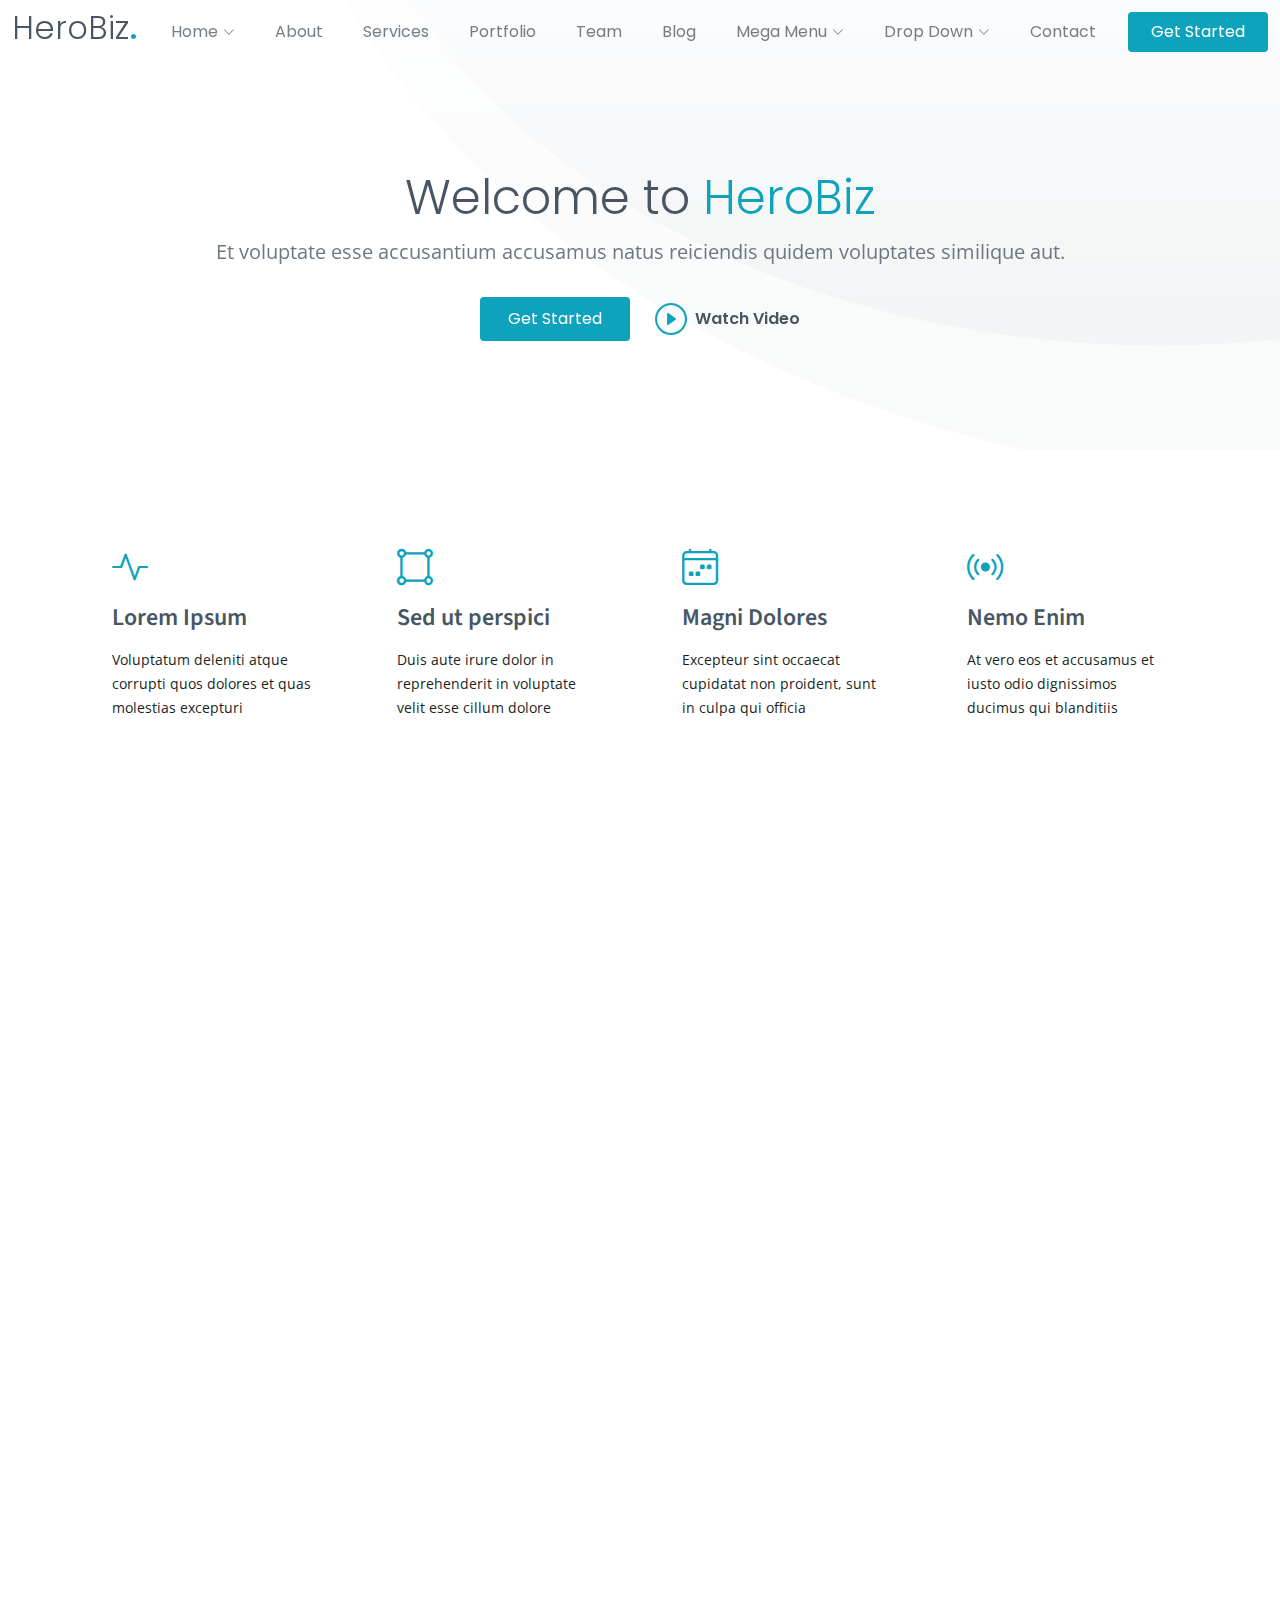
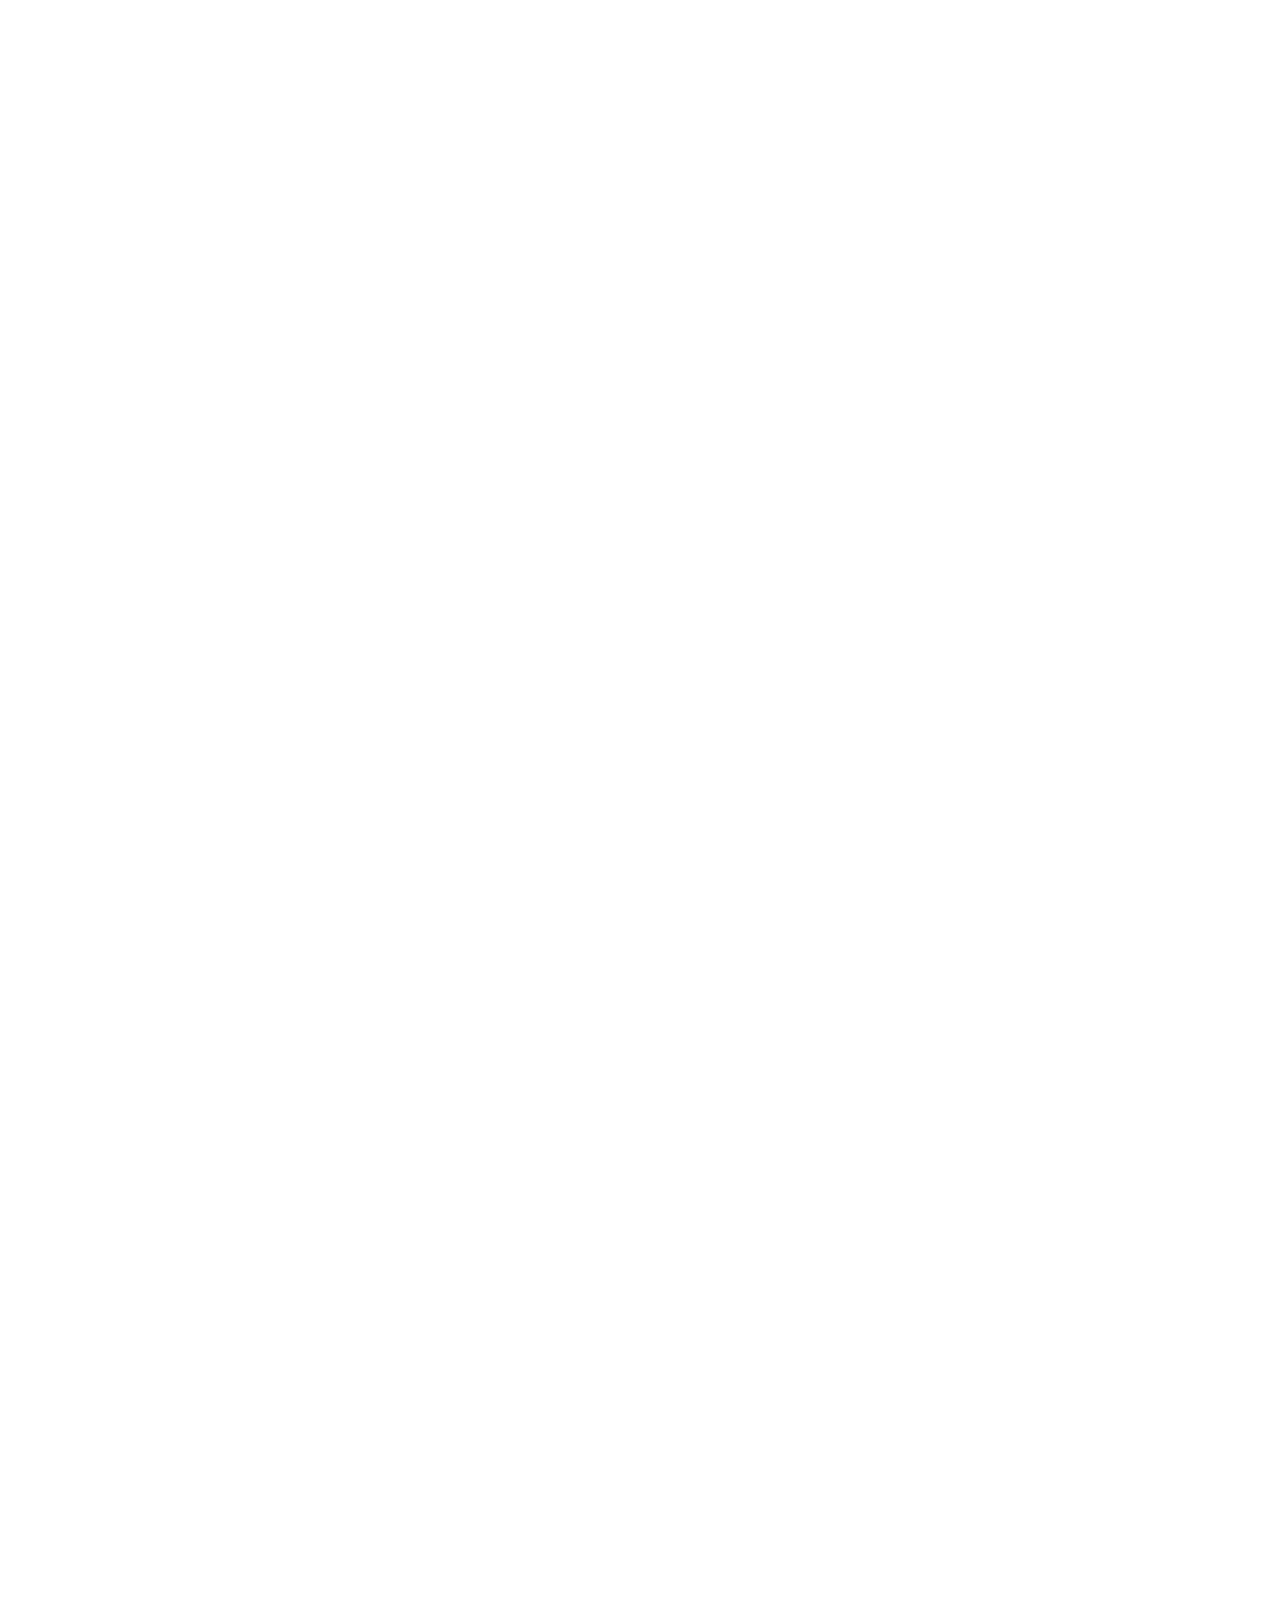
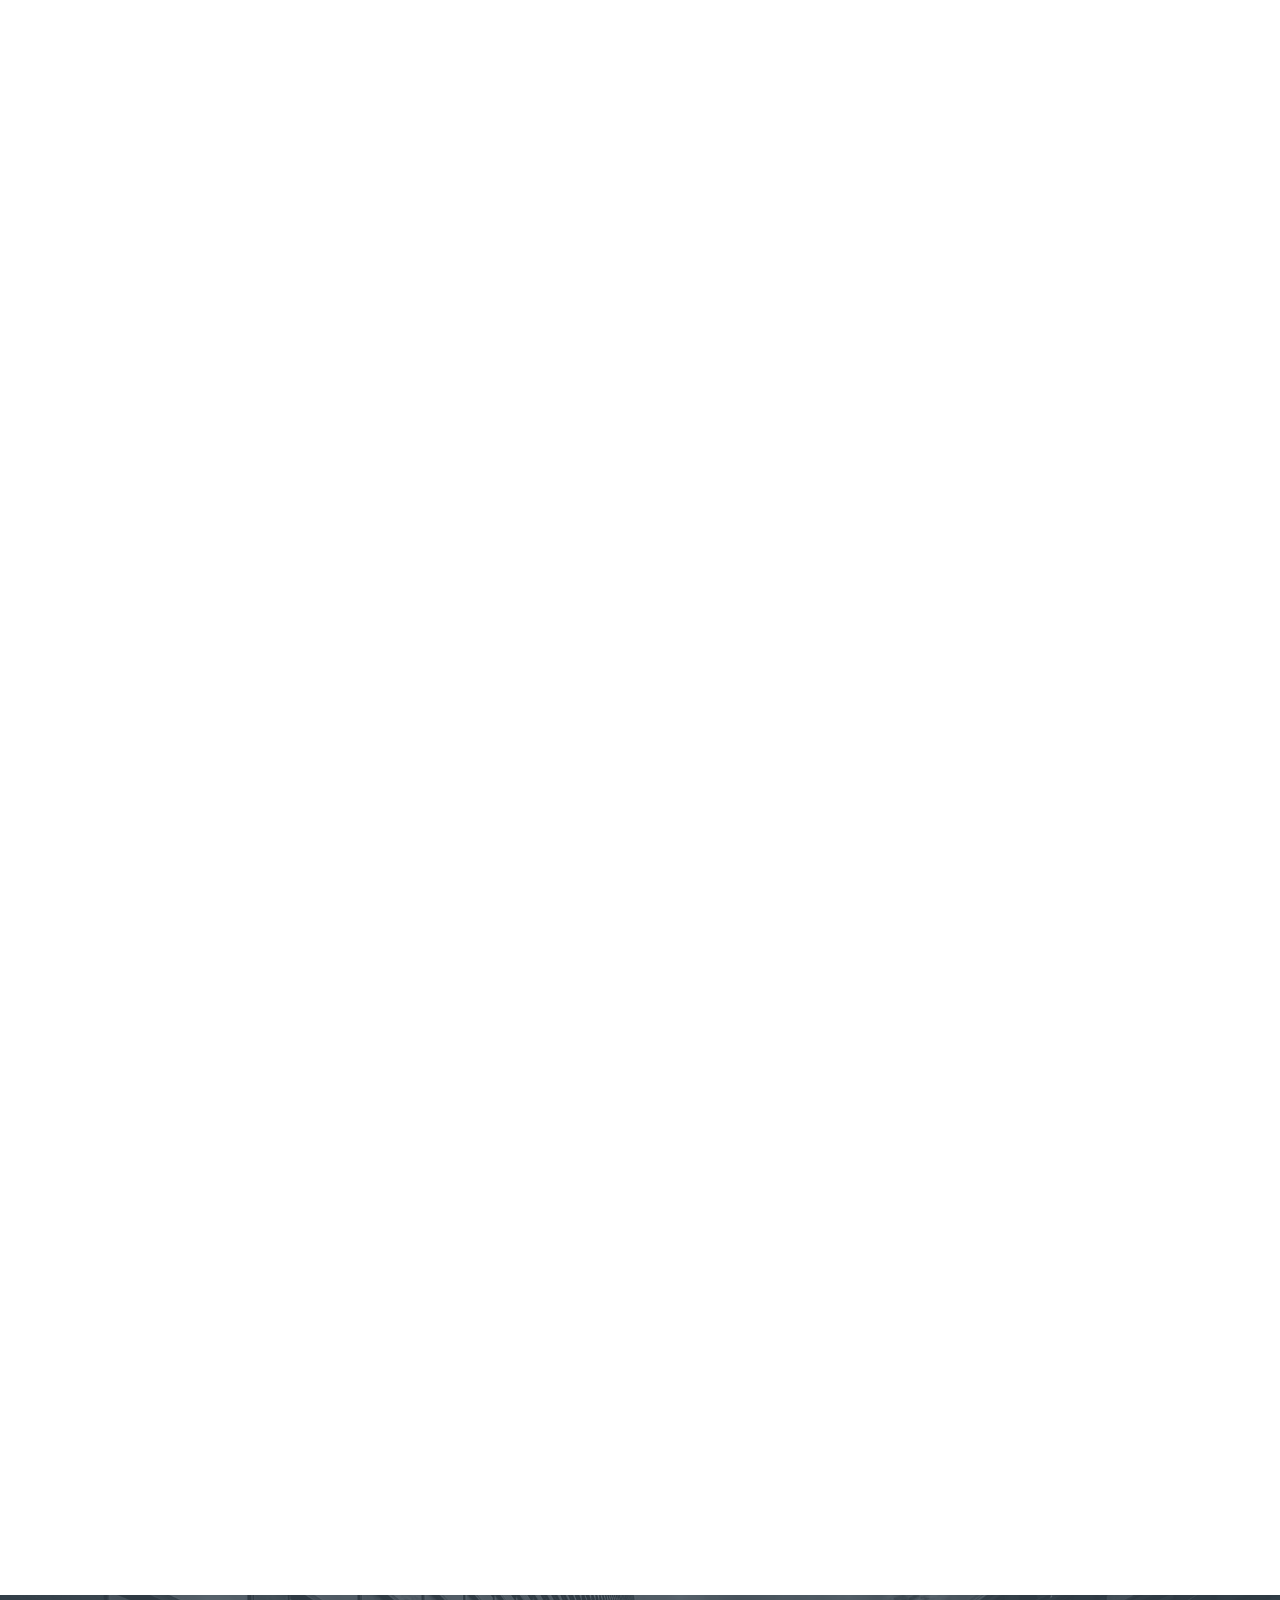
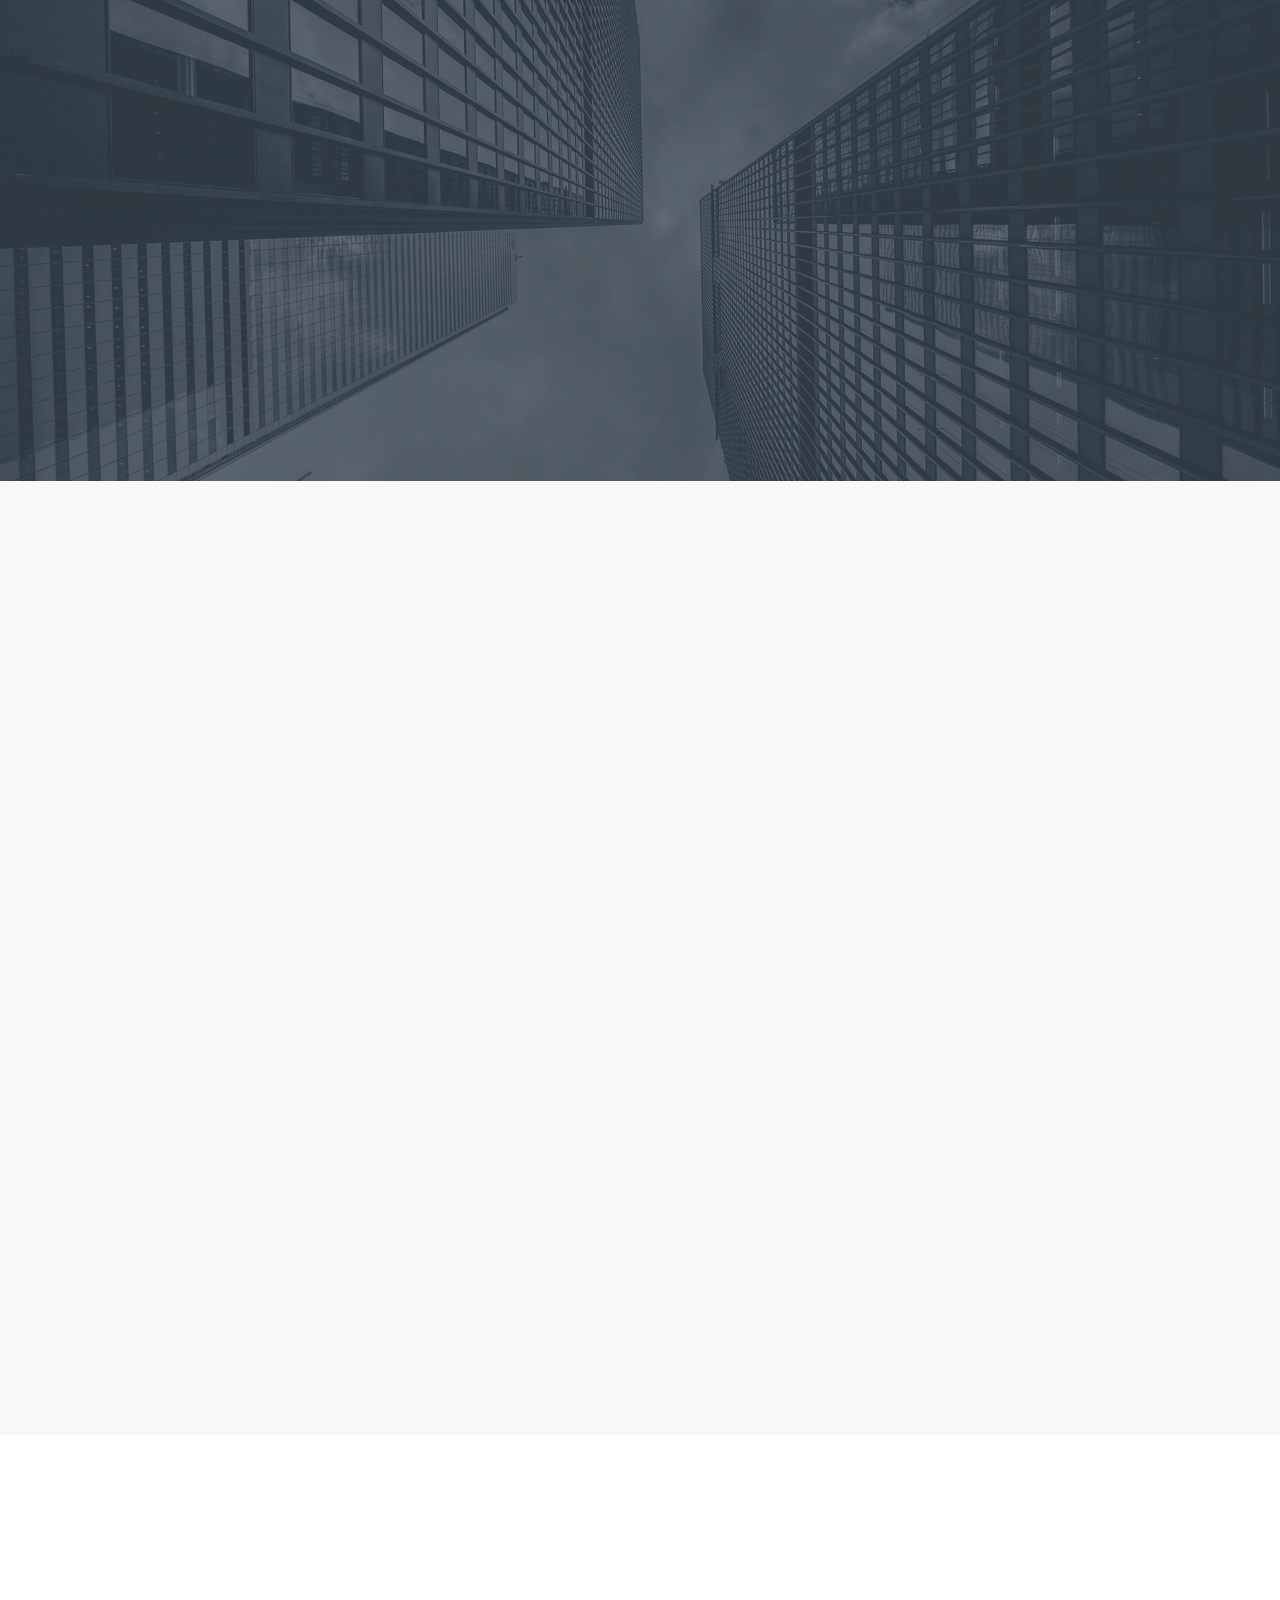
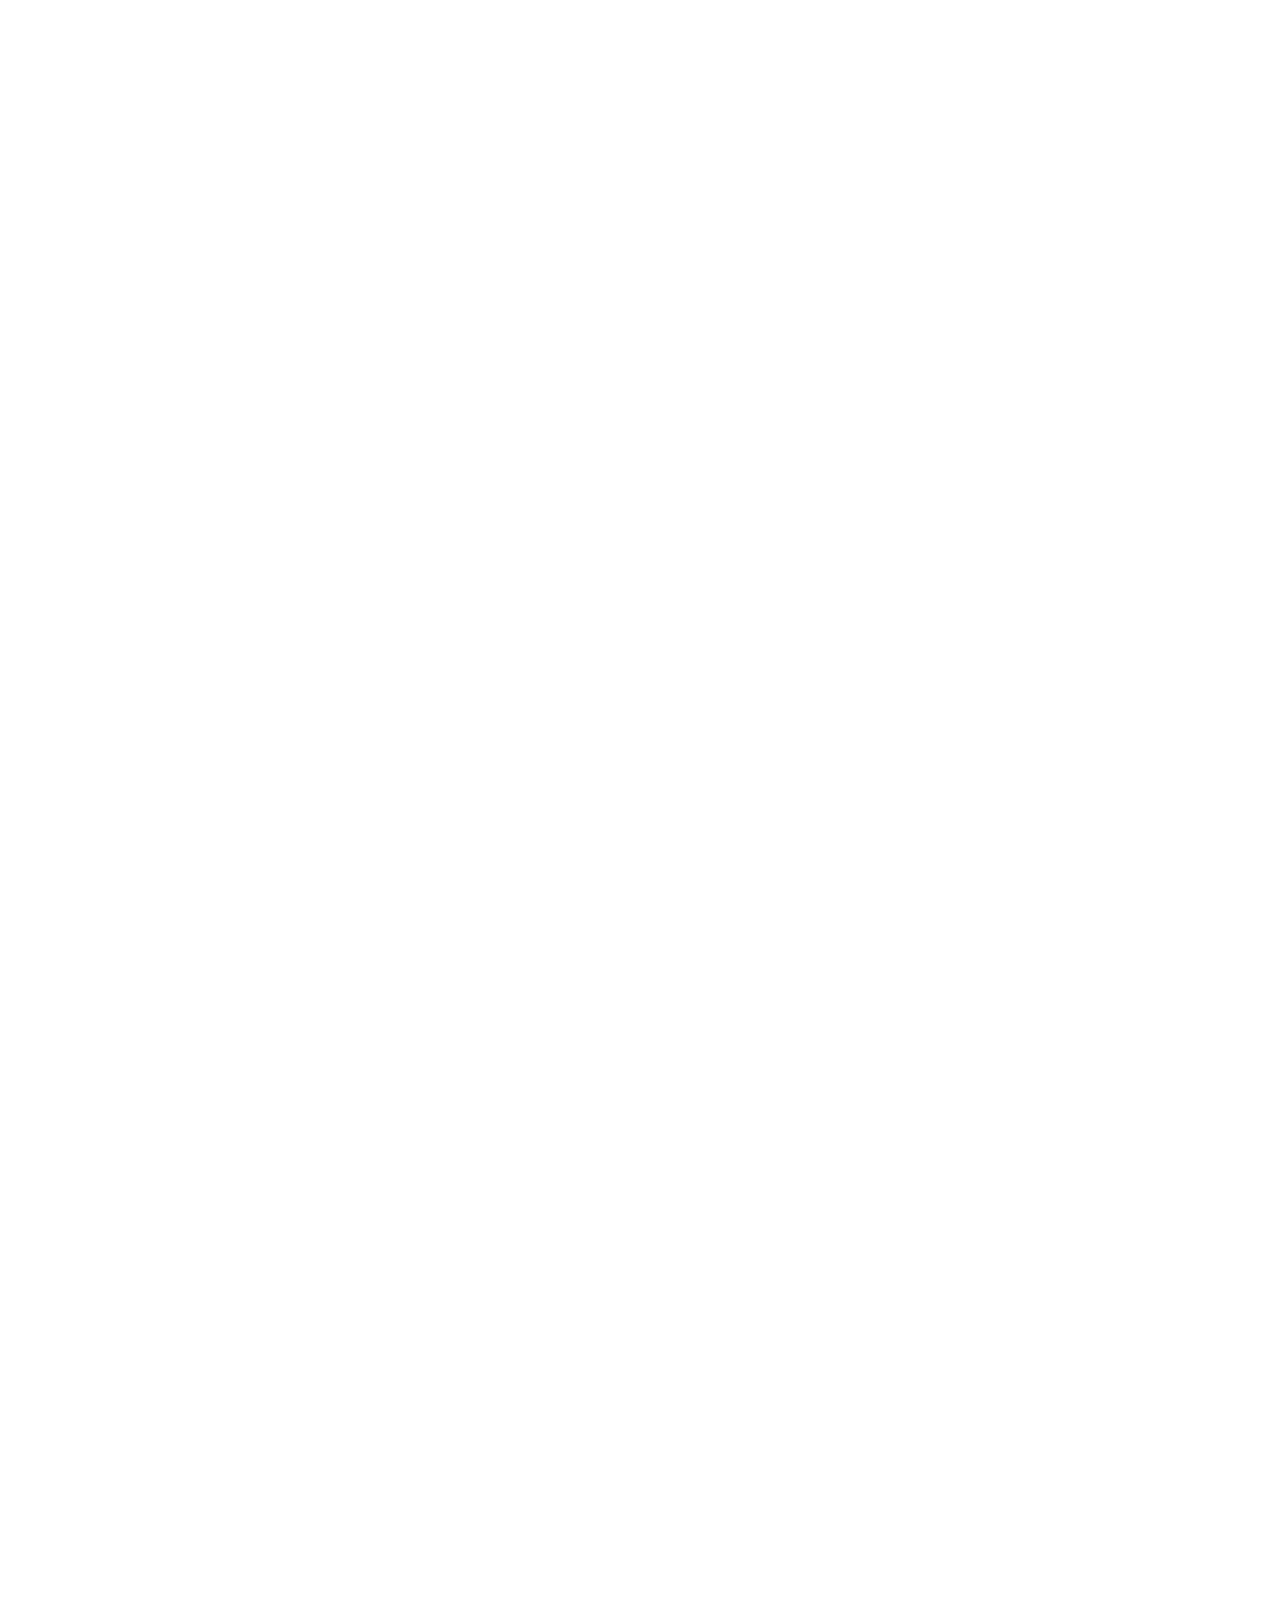
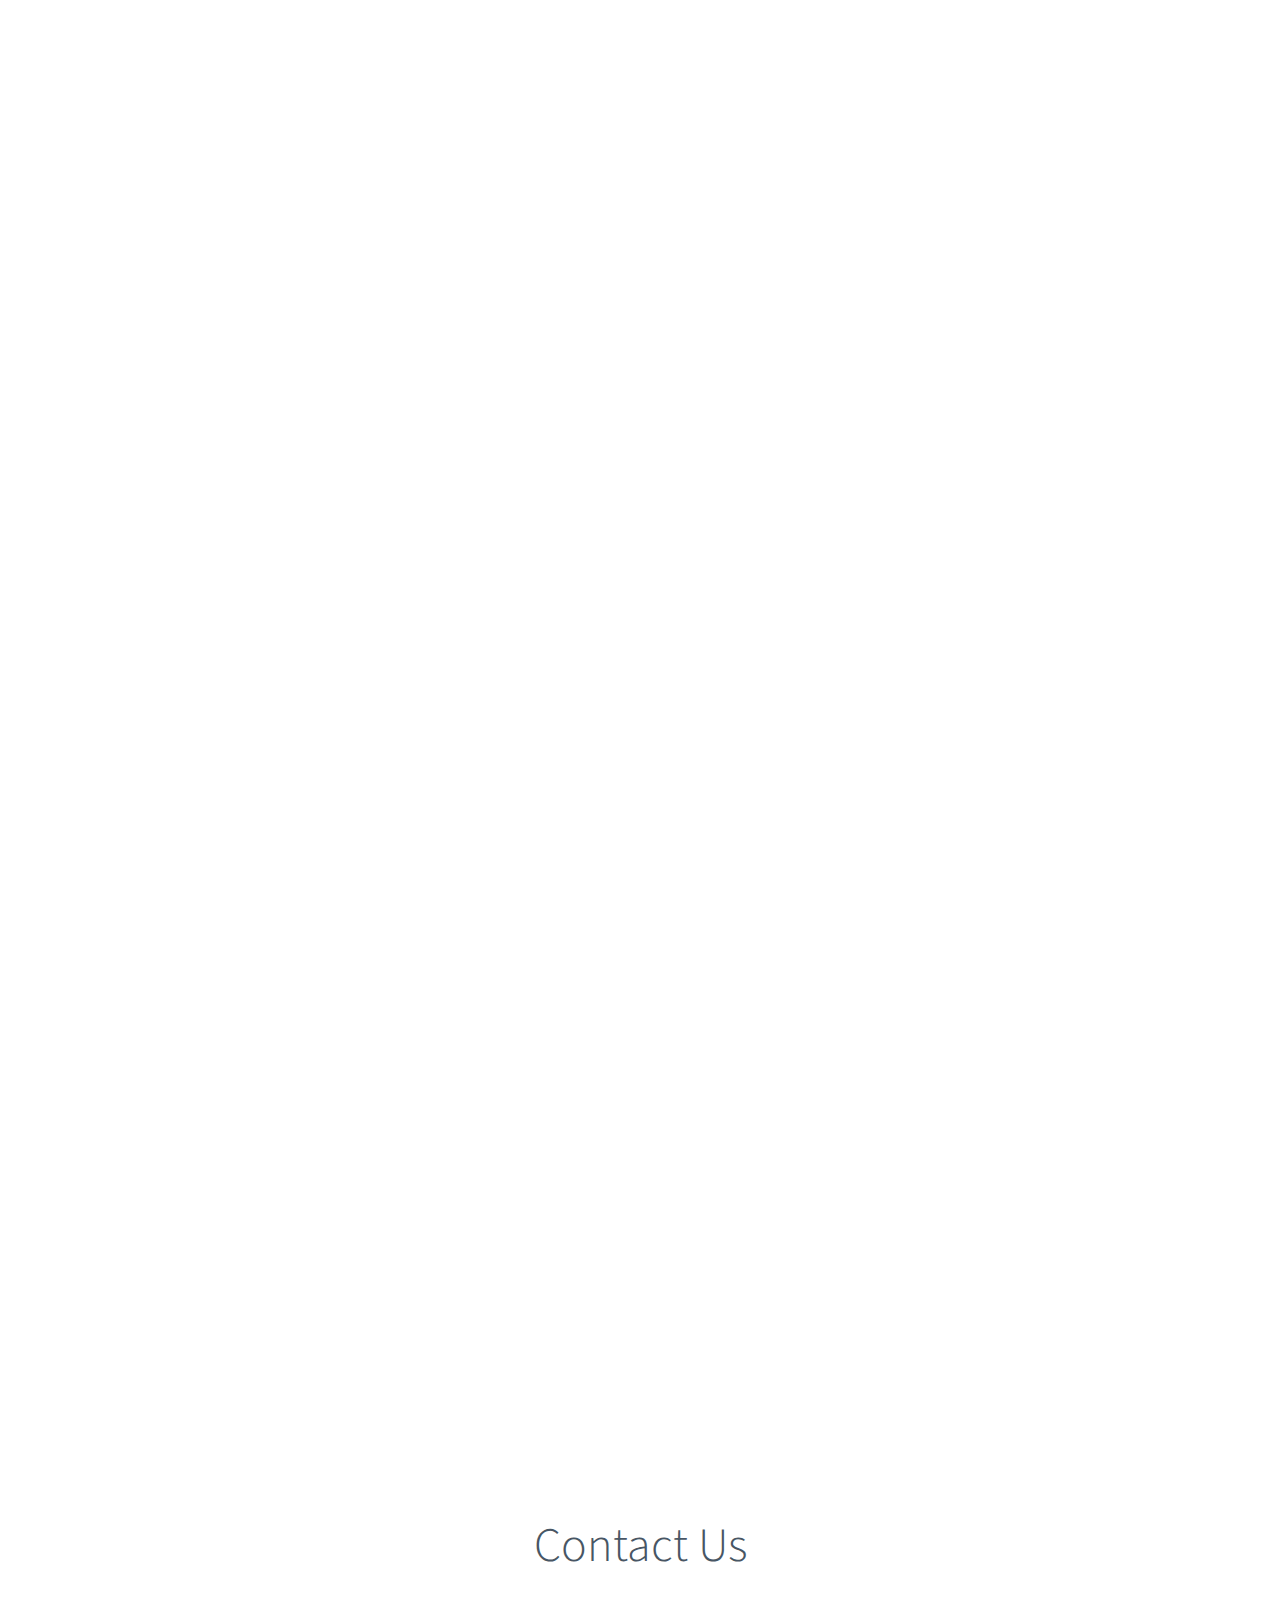
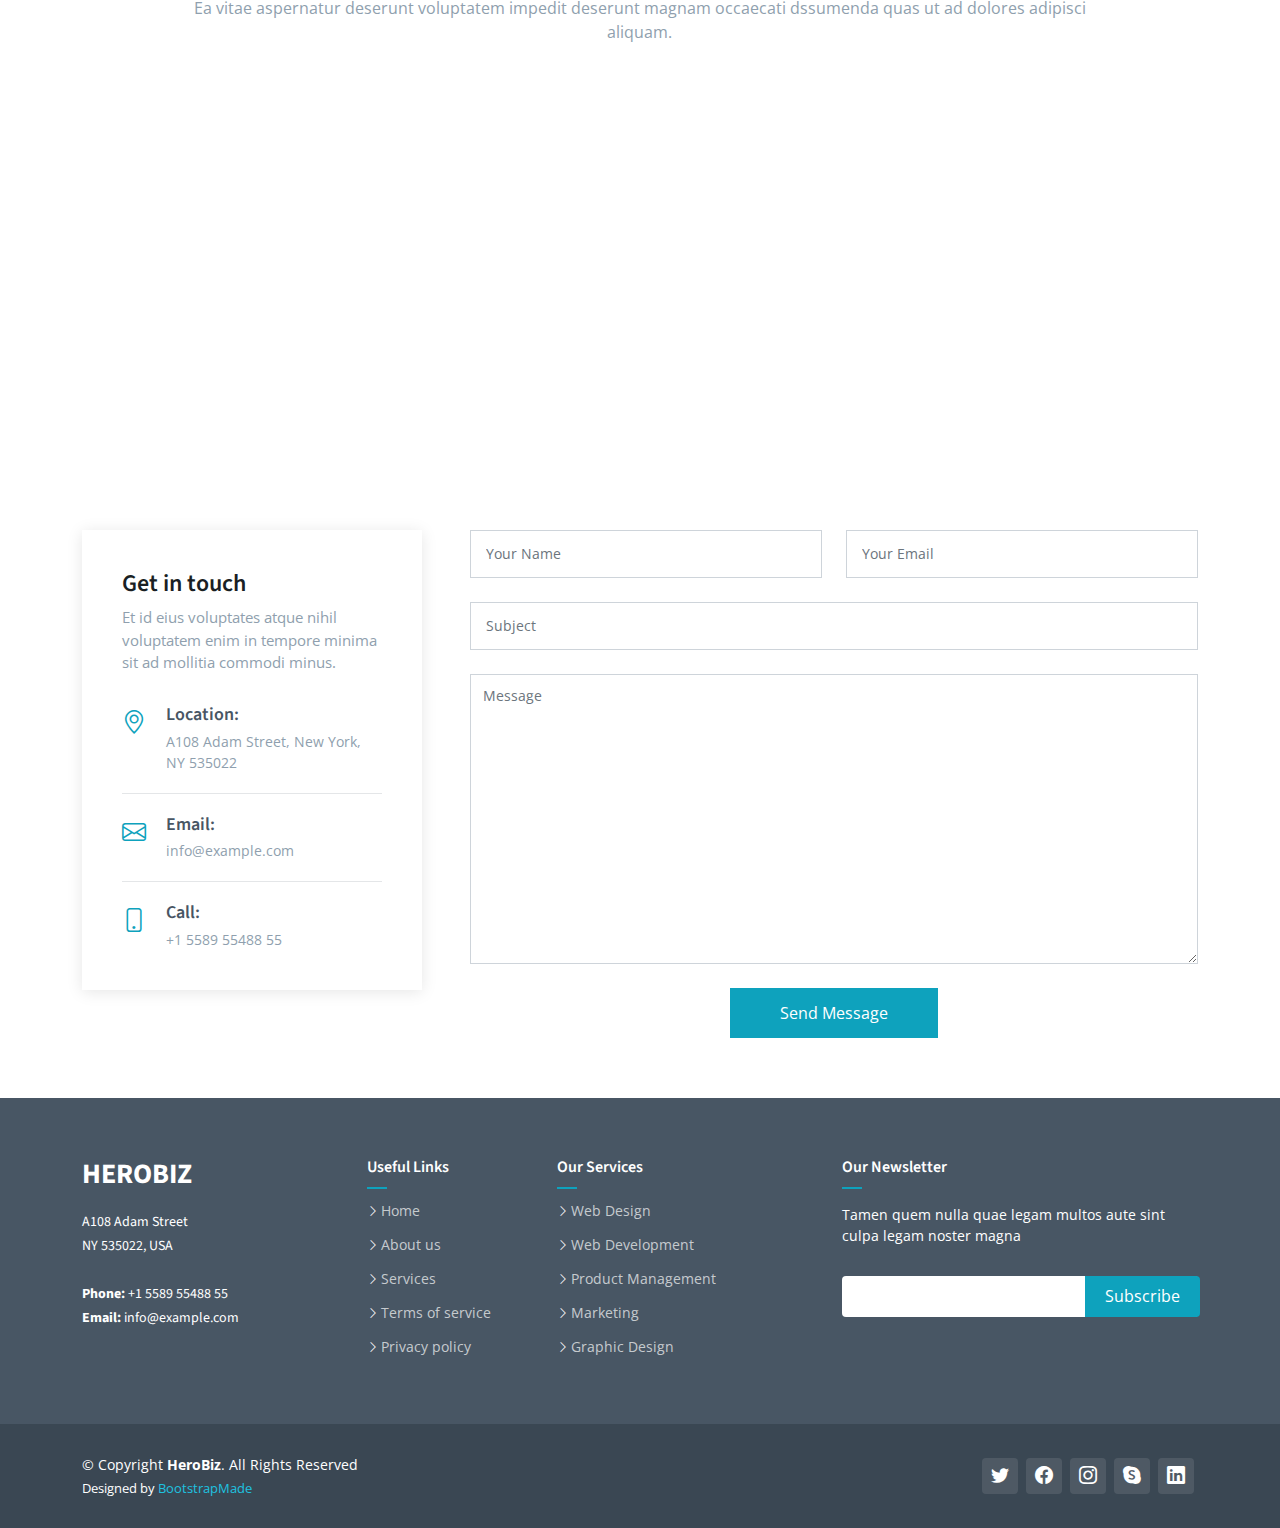
<file: index-4.html>
<!DOCTYPE html>
<html lang="en">

<head>
  <meta charset="utf-8">
  <meta content="width=device-width, initial-scale=1.0" name="viewport">

  <title>HeroBiz Bootstrap Template - Home 4</title>
  <meta content="" name="description">
  <meta content="" name="keywords">

  <!-- Favicons -->
  <link href="assets/img/favicon.png" rel="icon">
  <link href="assets/img/apple-touch-icon.png" rel="apple-touch-icon">

  <!-- Google Fonts -->
  <link rel="preconnect" href="https://fonts.googleapis.com">
  <link rel="preconnect" href="https://fonts.gstatic.com" crossorigin>
  <link href="https://fonts.googleapis.com/css2?family=Open+Sans:ital,wght@0,300;0,400;0,500;0,600;0,700;1,300;1,400;1,500;1,600;1,700&family=Poppins:ital,wght@0,300;0,400;0,500;0,600;0,700;1,300;1,400;1,500;1,600;1,700&family=Source+Sans+Pro:ital,wght@0,300;0,400;0,600;0,700;1,300;1,400;1,600;1,700&display=swap" rel="stylesheet">

  <!-- Vendor CSS Files -->
  <link href="assets/vendor/bootstrap/css/bootstrap.min.css" rel="stylesheet">
  <link href="assets/vendor/bootstrap-icons/bootstrap-icons.css" rel="stylesheet">
  <link href="assets/vendor/aos/aos.css" rel="stylesheet">
  <link href="assets/vendor/glightbox/css/glightbox.min.css" rel="stylesheet">
  <link href="assets/vendor/swiper/swiper-bundle.min.css" rel="stylesheet">

  <!-- Variables CSS Files. Uncomment your preferred color scheme -->
  <link href="assets/css/variables.css" rel="stylesheet">
  <!-- <link href="assets/css/variables-blue.css" rel="stylesheet"> -->
  <!-- <link href="assets/css/variables-green.css" rel="stylesheet"> -->
  <!-- <link href="assets/css/variables-orange.css" rel="stylesheet"> -->
  <!-- <link href="assets/css/variables-purple.css" rel="stylesheet"> -->
  <!-- <link href="assets/css/variables-red.css" rel="stylesheet"> -->
  <!-- <link href="assets/css/variables-pink.css" rel="stylesheet"> -->

  <!-- Template Main CSS File -->
  <link href="assets/css/main.css" rel="stylesheet">

  <!-- =======================================================
  * Template Name: HeroBiz - v2.3.1
  * Template URL: https://bootstrapmade.com/herobiz-bootstrap-business-template/
  * Author: BootstrapMade.com
  * License: https://bootstrapmade.com/license/
  ======================================================== -->
</head>

<body>

  <!-- ======= Header ======= -->
  <header id="header" class="header fixed-top" data-scrollto-offset="0">
    <div class="container-fluid d-flex align-items-center justify-content-between">

      <a href="index.html" class="logo d-flex align-items-center scrollto me-auto me-lg-0">
        <!-- Uncomment the line below if you also wish to use an image logo -->
        <!-- <img src="assets/img/logo.png" alt=""> -->
        <h1>HeroBiz<span>.</span></h1>
      </a>

      <nav id="navbar" class="navbar">
        <ul>

          <li class="dropdown"><a href="#"><span>Home</span> <i class="bi bi-chevron-down dropdown-indicator"></i></a>
            <ul>
              <li><a href="index.html">Home 1 - index.html</a></li>
              <li><a href="index-2.html">Home 2 - index-2.html</a></li>
              <li><a href="index-3.html">Home 3 - index-3.html</a></li>
              <li><a href="index-4.html" class="active">Home 4 - index-4.html</a></li>
            </ul>
          </li>

          <li><a class="nav-link scrollto" href="index.html#about">About</a></li>
          <li><a class="nav-link scrollto" href="index.html#services">Services</a></li>
          <li><a class="nav-link scrollto" href="index.html#portfolio">Portfolio</a></li>
          <li><a class="nav-link scrollto" href="index.html#team">Team</a></li>
          <li><a href="blog.html">Blog</a></li>
          <li class="dropdown megamenu"><a href="#"><span>Mega Menu</span> <i class="bi bi-chevron-down dropdown-indicator"></i></a>
            <ul>
              <li>
                <a href="#">Column 1 link 1</a>
                <a href="#">Column 1 link 2</a>
                <a href="#">Column 1 link 3</a>
              </li>
              <li>
                <a href="#">Column 2 link 1</a>
                <a href="#">Column 2 link 2</a>
                <a href="#">Column 3 link 3</a>
              </li>
              <li>
                <a href="#">Column 3 link 1</a>
                <a href="#">Column 3 link 2</a>
                <a href="#">Column 3 link 3</a>
              </li>
              <li>
                <a href="#">Column 4 link 1</a>
                <a href="#">Column 4 link 2</a>
                <a href="#">Column 4 link 3</a>
              </li>
            </ul>
          </li>
          <li class="dropdown"><a href="#"><span>Drop Down</span> <i class="bi bi-chevron-down dropdown-indicator"></i></a>
            <ul>
              <li><a href="#">Drop Down 1</a></li>
              <li class="dropdown"><a href="#"><span>Deep Drop Down</span> <i class="bi bi-chevron-down dropdown-indicator"></i></a>
                <ul>
                  <li><a href="#">Deep Drop Down 1</a></li>
                  <li><a href="#">Deep Drop Down 2</a></li>
                  <li><a href="#">Deep Drop Down 3</a></li>
                  <li><a href="#">Deep Drop Down 4</a></li>
                  <li><a href="#">Deep Drop Down 5</a></li>
                </ul>
              </li>
              <li><a href="#">Drop Down 2</a></li>
              <li><a href="#">Drop Down 3</a></li>
              <li><a href="#">Drop Down 4</a></li>
            </ul>
          </li>
          <li><a class="nav-link scrollto" href="index.html#contact">Contact</a></li>
        </ul>
        <i class="bi bi-list mobile-nav-toggle d-none"></i>
      </nav><!-- .navbar -->

      <a class="btn-getstarted scrollto" href="index.html#about">Get Started</a>

    </div>
  </header><!-- End Header -->

  <section id="hero-static" class="hero-static d-flex align-items-center">
    <div class="container d-flex flex-column justify-content-center align-items-center text-center position-relative" data-aos="zoom-out">
      <h2>Welcome to <span>HeroBiz</span></h2>
      <p>Et voluptate esse accusantium accusamus natus reiciendis quidem voluptates similique aut.</p>
      <div class="d-flex">
        <a href="#about" class="btn-get-started scrollto">Get Started</a>
        <a href="https://www.youtube.com/watch?v=LXb3EKWsInQ" class="glightbox btn-watch-video d-flex align-items-center"><i class="bi bi-play-circle"></i><span>Watch Video</span></a>
      </div>
    </div>
  </section>

  <main id="main">

    <!-- ======= Featured Services Section ======= -->
    <section id="featured-services" class="featured-services">
      <div class="container">

        <div class="row gy-4">

          <div class="col-xl-3 col-md-6 d-flex" data-aos="zoom-out">
            <div class="service-item position-relative">
              <div class="icon"><i class="bi bi-activity icon"></i></div>
              <h4><a href="" class="stretched-link">Lorem Ipsum</a></h4>
              <p>Voluptatum deleniti atque corrupti quos dolores et quas molestias excepturi</p>
            </div>
          </div><!-- End Service Item -->

          <div class="col-xl-3 col-md-6 d-flex" data-aos="zoom-out" data-aos-delay="200">
            <div class="service-item position-relative">
              <div class="icon"><i class="bi bi-bounding-box-circles icon"></i></div>
              <h4><a href="" class="stretched-link">Sed ut perspici</a></h4>
              <p>Duis aute irure dolor in reprehenderit in voluptate velit esse cillum dolore</p>
            </div>
          </div><!-- End Service Item -->

          <div class="col-xl-3 col-md-6 d-flex" data-aos="zoom-out" data-aos-delay="400">
            <div class="service-item position-relative">
              <div class="icon"><i class="bi bi-calendar4-week icon"></i></div>
              <h4><a href="" class="stretched-link">Magni Dolores</a></h4>
              <p>Excepteur sint occaecat cupidatat non proident, sunt in culpa qui officia</p>
            </div>
          </div><!-- End Service Item -->

          <div class="col-xl-3 col-md-6 d-flex" data-aos="zoom-out" data-aos-delay="600">
            <div class="service-item position-relative">
              <div class="icon"><i class="bi bi-broadcast icon"></i></div>
              <h4><a href="" class="stretched-link">Nemo Enim</a></h4>
              <p>At vero eos et accusamus et iusto odio dignissimos ducimus qui blanditiis</p>
            </div>
          </div><!-- End Service Item -->

        </div>

      </div>
    </section><!-- End Featured Services Section -->

    <!-- ======= About Section ======= -->
    <section id="about" class="about">
      <div class="container" data-aos="fade-up">

        <div class="section-header">
          <h2>About Us</h2>
          <p>Architecto nobis eos vel nam quidem vitae temporibus voluptates qui hic deserunt iusto omnis nam voluptas asperiores sequi tenetur dolores incidunt enim voluptatem magnam cumque fuga.</p>
        </div>

        <div class="row g-4 g-lg-5" data-aos="fade-up" data-aos-delay="200">

          <div class="col-lg-5">
            <div class="about-img">
              <img src="assets/img/about.jpg" class="img-fluid" alt="">
            </div>
          </div>

          <div class="col-lg-7">
            <h3 class="pt-0 pt-lg-5">Neque officiis dolore maiores et exercitationem quae est seda lidera pat claero</h3>

            <!-- Tabs -->
            <ul class="nav nav-pills mb-3">
              <li><a class="nav-link active" data-bs-toggle="pill" href="#tab1">Saepe fuga</a></li>
              <li><a class="nav-link" data-bs-toggle="pill" href="#tab2">Voluptates</a></li>
              <li><a class="nav-link" data-bs-toggle="pill" href="#tab3">Corrupti</a></li>
            </ul><!-- End Tabs -->

            <!-- Tab Content -->
            <div class="tab-content">

              <div class="tab-pane fade show active" id="tab1">

                <p class="fst-italic">Consequuntur inventore voluptates consequatur aut vel et. Eos doloribus expedita. Sapiente atque consequatur minima nihil quae aspernatur quo suscipit voluptatem.</p>

                <div class="d-flex align-items-center mt-4">
                  <i class="bi bi-check2"></i>
                  <h4>Repudiandae rerum velit modi et officia quasi facilis</h4>
                </div>
                <p>Laborum omnis voluptates voluptas qui sit aliquam blanditiis. Sapiente minima commodi dolorum non eveniet magni quaerat nemo et.</p>

                <div class="d-flex align-items-center mt-4">
                  <i class="bi bi-check2"></i>
                  <h4>Incidunt non veritatis illum ea ut nisi</h4>
                </div>
                <p>Non quod totam minus repellendus autem sint velit. Rerum debitis facere soluta tenetur. Iure molestiae assumenda sunt qui inventore eligendi voluptates nisi at. Dolorem quo tempora. Quia et perferendis.</p>

                <div class="d-flex align-items-center mt-4">
                  <i class="bi bi-check2"></i>
                  <h4>Omnis ab quia nemo dignissimos rem eum quos..</h4>
                </div>
                <p>Eius alias aut cupiditate. Dolor voluptates animi ut blanditiis quos nam. Magnam officia aut ut alias quo explicabo ullam esse. Sunt magnam et dolorem eaque magnam odit enim quaerat. Vero error error voluptatem eum.</p>

              </div><!-- End Tab 1 Content -->

              <div class="tab-pane fade show" id="tab2">

                <p class="fst-italic">Consequuntur inventore voluptates consequatur aut vel et. Eos doloribus expedita. Sapiente atque consequatur minima nihil quae aspernatur quo suscipit voluptatem.</p>

                <div class="d-flex align-items-center mt-4">
                  <i class="bi bi-check2"></i>
                  <h4>Repudiandae rerum velit modi et officia quasi facilis</h4>
                </div>
                <p>Laborum omnis voluptates voluptas qui sit aliquam blanditiis. Sapiente minima commodi dolorum non eveniet magni quaerat nemo et.</p>

                <div class="d-flex align-items-center mt-4">
                  <i class="bi bi-check2"></i>
                  <h4>Incidunt non veritatis illum ea ut nisi</h4>
                </div>
                <p>Non quod totam minus repellendus autem sint velit. Rerum debitis facere soluta tenetur. Iure molestiae assumenda sunt qui inventore eligendi voluptates nisi at. Dolorem quo tempora. Quia et perferendis.</p>

                <div class="d-flex align-items-center mt-4">
                  <i class="bi bi-check2"></i>
                  <h4>Omnis ab quia nemo dignissimos rem eum quos..</h4>
                </div>
                <p>Eius alias aut cupiditate. Dolor voluptates animi ut blanditiis quos nam. Magnam officia aut ut alias quo explicabo ullam esse. Sunt magnam et dolorem eaque magnam odit enim quaerat. Vero error error voluptatem eum.</p>

              </div><!-- End Tab 2 Content -->

              <div class="tab-pane fade show" id="tab3">

                <p class="fst-italic">Consequuntur inventore voluptates consequatur aut vel et. Eos doloribus expedita. Sapiente atque consequatur minima nihil quae aspernatur quo suscipit voluptatem.</p>

                <div class="d-flex align-items-center mt-4">
                  <i class="bi bi-check2"></i>
                  <h4>Repudiandae rerum velit modi et officia quasi facilis</h4>
                </div>
                <p>Laborum omnis voluptates voluptas qui sit aliquam blanditiis. Sapiente minima commodi dolorum non eveniet magni quaerat nemo et.</p>

                <div class="d-flex align-items-center mt-4">
                  <i class="bi bi-check2"></i>
                  <h4>Incidunt non veritatis illum ea ut nisi</h4>
                </div>
                <p>Non quod totam minus repellendus autem sint velit. Rerum debitis facere soluta tenetur. Iure molestiae assumenda sunt qui inventore eligendi voluptates nisi at. Dolorem quo tempora. Quia et perferendis.</p>

                <div class="d-flex align-items-center mt-4">
                  <i class="bi bi-check2"></i>
                  <h4>Omnis ab quia nemo dignissimos rem eum quos..</h4>
                </div>
                <p>Eius alias aut cupiditate. Dolor voluptates animi ut blanditiis quos nam. Magnam officia aut ut alias quo explicabo ullam esse. Sunt magnam et dolorem eaque magnam odit enim quaerat. Vero error error voluptatem eum.</p>

              </div><!-- End Tab 3 Content -->

            </div>

          </div>

        </div>

      </div>
    </section><!-- End About Section -->

    <!-- ======= Clients Section ======= -->
    <section id="clients" class="clients">
      <div class="container" data-aos="zoom-out">

        <div class="clients-slider swiper">
          <div class="swiper-wrapper align-items-center">
            <div class="swiper-slide"><img src="assets/img/clients/client-1.png" class="img-fluid" alt=""></div>
            <div class="swiper-slide"><img src="assets/img/clients/client-2.png" class="img-fluid" alt=""></div>
            <div class="swiper-slide"><img src="assets/img/clients/client-3.png" class="img-fluid" alt=""></div>
            <div class="swiper-slide"><img src="assets/img/clients/client-4.png" class="img-fluid" alt=""></div>
            <div class="swiper-slide"><img src="assets/img/clients/client-5.png" class="img-fluid" alt=""></div>
            <div class="swiper-slide"><img src="assets/img/clients/client-6.png" class="img-fluid" alt=""></div>
            <div class="swiper-slide"><img src="assets/img/clients/client-7.png" class="img-fluid" alt=""></div>
            <div class="swiper-slide"><img src="assets/img/clients/client-8.png" class="img-fluid" alt=""></div>
          </div>
        </div>

      </div>
    </section><!-- End Clients Section -->

    <!-- ======= Call To Action Section ======= -->
    <section id="cta" class="cta">
      <div class="container" data-aos="zoom-out">

        <div class="row g-5">

          <div class="col-lg-8 col-md-6 content d-flex flex-column justify-content-center order-last order-md-first">
            <h3>Alias sunt quas <em>Cupiditate</em> oluptas hic minima</h3>
            <p> Duis aute irure dolor in reprehenderit in voluptate velit esse cillum dolore eu fugiat nulla pariatur. Excepteur sint occaecat cupidatat non proident, sunt in culpa qui officia deserunt mollit anim id est laborum.</p>
            <a class="cta-btn align-self-start" href="#">Call To Action</a>
          </div>

          <div class="col-lg-4 col-md-6 order-first order-md-last d-flex align-items-center">
            <div class="img">
              <img src="assets/img/cta.jpg" alt="" class="img-fluid">
            </div>
          </div>

        </div>

      </div>
    </section><!-- End Call To Action Section -->

    <!-- ======= On Focus Section ======= -->
    <section id="onfocus" class="onfocus">
      <div class="container-fluid p-0" data-aos="fade-up">

        <div class="row g-0">
          <div class="col-lg-6 video-play position-relative">
            <a href="https://www.youtube.com/watch?v=LXb3EKWsInQ" class="glightbox play-btn"></a>
          </div>
          <div class="col-lg-6">
            <div class="content d-flex flex-column justify-content-center h-100">
              <h3>Voluptatem dignissimos provident quasi corporis</h3>
              <p class="fst-italic">
                Lorem ipsum dolor sit amet, consectetur adipiscing elit, sed do eiusmod tempor incididunt ut labore et dolore
                magna aliqua.
              </p>
              <ul>
                <li><i class="bi bi-check-circle"></i> Ullamco laboris nisi ut aliquip ex ea commodo consequat.</li>
                <li><i class="bi bi-check-circle"></i> Duis aute irure dolor in reprehenderit in voluptate velit.</li>
                <li><i class="bi bi-check-circle"></i> Ullamco laboris nisi ut aliquip ex ea commodo consequat. Duis aute irure dolor in reprehenderit in voluptate trideta storacalaperda mastiro dolore eu fugiat nulla pariatur.</li>
              </ul>
              <a href="#" class="read-more align-self-start"><span>Read More</span><i class="bi bi-arrow-right"></i></a>
            </div>
          </div>
        </div>

      </div>
    </section><!-- End On Focus Section -->

    <!-- ======= Features Section ======= -->
    <section id="features" class="features">
      <div class="container" data-aos="fade-up">

        <ul class="nav nav-tabs row gy-4 d-flex">

          <li class="nav-item col-6 col-md-4 col-lg-2">
            <a class="nav-link active show" data-bs-toggle="tab" data-bs-target="#tab-1">
              <i class="bi bi-binoculars color-cyan"></i>
              <h4>Modinest</h4>
            </a>
          </li><!-- End Tab 1 Nav -->

          <li class="nav-item col-6 col-md-4 col-lg-2">
            <a class="nav-link" data-bs-toggle="tab" data-bs-target="#tab-2">
              <i class="bi bi-box-seam color-indigo"></i>
              <h4>Undaesenti</h4>
            </a>
          </li><!-- End Tab 2 Nav -->

          <li class="nav-item col-6 col-md-4 col-lg-2">
            <a class="nav-link" data-bs-toggle="tab" data-bs-target="#tab-3">
              <i class="bi bi-brightness-high color-teal"></i>
              <h4>Pariatur</h4>
            </a>
          </li><!-- End Tab 3 Nav -->

          <li class="nav-item col-6 col-md-4 col-lg-2">
            <a class="nav-link" data-bs-toggle="tab" data-bs-target="#tab-4">
              <i class="bi bi-command color-red"></i>
              <h4>Nostrum</h4>
            </a>
          </li><!-- End Tab 4 Nav -->

          <li class="nav-item col-6 col-md-4 col-lg-2">
            <a class="nav-link" data-bs-toggle="tab" data-bs-target="#tab-5">
              <i class="bi bi-easel color-blue"></i>
              <h4>Adipiscing</h4>
            </a>
          </li><!-- End Tab 5 Nav -->

          <li class="nav-item col-6 col-md-4 col-lg-2">
            <a class="nav-link" data-bs-toggle="tab" data-bs-target="#tab-6">
              <i class="bi bi-map color-orange"></i>
              <h4>Reprehit</h4>
            </a>
          </li><!-- End Tab 6 Nav -->

        </ul>

        <div class="tab-content">

          <div class="tab-pane active show" id="tab-1">
            <div class="row gy-4">
              <div class="col-lg-8 order-2 order-lg-1" data-aos="fade-up" data-aos-delay="100">
                <h3>Modinest</h3>
                <p class="fst-italic">
                  Lorem ipsum dolor sit amet, consectetur adipiscing elit, sed do eiusmod tempor incididunt ut labore et dolore
                  magna aliqua.
                </p>
                <ul>
                  <li><i class="bi bi-check-circle-fill"></i> Ullamco laboris nisi ut aliquip ex ea commodo consequat.</li>
                  <li><i class="bi bi-check-circle-fill"></i> Duis aute irure dolor in reprehenderit in voluptate velit.</li>
                  <li><i class="bi bi-check-circle-fill"></i> Ullamco laboris nisi ut aliquip ex ea commodo consequat. Duis aute irure dolor in reprehenderit in voluptate trideta storacalaperda mastiro dolore eu fugiat nulla pariatur.</li>
                </ul>
                <p>
                  Ullamco laboris nisi ut aliquip ex ea commodo consequat. Duis aute irure dolor in reprehenderit in voluptate
                  velit esse cillum dolore eu fugiat nulla pariatur. Excepteur sint occaecat cupidatat non proident, sunt in
                  culpa qui officia deserunt mollit anim id est laborum
                </p>
              </div>
              <div class="col-lg-4 order-1 order-lg-2 text-center" data-aos="fade-up" data-aos-delay="200">
                <img src="assets/img/features-1.svg" alt="" class="img-fluid">
              </div>
            </div>
          </div><!-- End Tab Content 1 -->

          <div class="tab-pane" id="tab-2">
            <div class="row gy-4">
              <div class="col-lg-8 order-2 order-lg-1">
                <h3>Undaesenti</h3>
                <p>
                  Ullamco laboris nisi ut aliquip ex ea commodo consequat. Duis aute irure dolor in reprehenderit in voluptate
                  velit esse cillum dolore eu fugiat nulla pariatur. Excepteur sint occaecat cupidatat non proident, sunt in
                  culpa qui officia deserunt mollit anim id est laborum
                </p>
                <p class="fst-italic">
                  Lorem ipsum dolor sit amet, consectetur adipiscing elit, sed do eiusmod tempor incididunt ut labore et dolore
                  magna aliqua.
                </p>
                <ul>
                  <li><i class="bi bi-check-circle-fill"></i> Ullamco laboris nisi ut aliquip ex ea commodo consequat.</li>
                  <li><i class="bi bi-check-circle-fill"></i> Duis aute irure dolor in reprehenderit in voluptate velit.</li>
                  <li><i class="bi bi-check-circle-fill"></i> Provident mollitia neque rerum asperiores dolores quos qui a. Ipsum neque dolor voluptate nisi sed.</li>
                  <li><i class="bi bi-check-circle-fill"></i> Ullamco laboris nisi ut aliquip ex ea commodo consequat. Duis aute irure dolor in reprehenderit in voluptate trideta storacalaperda mastiro dolore eu fugiat nulla pariatur.</li>
                </ul>
              </div>
              <div class="col-lg-4 order-1 order-lg-2 text-center">
                <img src="assets/img/features-2.svg" alt="" class="img-fluid">
              </div>
            </div>
          </div><!-- End Tab Content 2 -->

          <div class="tab-pane" id="tab-3">
            <div class="row gy-4">
              <div class="col-lg-8 order-2 order-lg-1">
                <h3>Pariatur</h3>
                <p>
                  Ullamco laboris nisi ut aliquip ex ea commodo consequat. Duis aute irure dolor in reprehenderit in voluptate
                  velit esse cillum dolore eu fugiat nulla pariatur. Excepteur sint occaecat cupidatat non proident, sunt in
                  culpa qui officia deserunt mollit anim id est laborum
                </p>
                <ul>
                  <li><i class="bi bi-check-circle-fill"></i> Ullamco laboris nisi ut aliquip ex ea commodo consequat.</li>
                  <li><i class="bi bi-check-circle-fill"></i> Duis aute irure dolor in reprehenderit in voluptate velit.</li>
                  <li><i class="bi bi-check-circle-fill"></i> Provident mollitia neque rerum asperiores dolores quos qui a. Ipsum neque dolor voluptate nisi sed.</li>
                </ul>
                <p class="fst-italic">
                  Lorem ipsum dolor sit amet, consectetur adipiscing elit, sed do eiusmod tempor incididunt ut labore et dolore
                  magna aliqua.
                </p>
              </div>
              <div class="col-lg-4 order-1 order-lg-2 text-center">
                <img src="assets/img/features-3.svg" alt="" class="img-fluid">
              </div>
            </div>
          </div><!-- End Tab Content 3 -->

          <div class="tab-pane" id="tab-4">
            <div class="row gy-4">
              <div class="col-lg-8 order-2 order-lg-1">
                <h3>Nostrum</h3>
                <p>
                  Ullamco laboris nisi ut aliquip ex ea commodo consequat. Duis aute irure dolor in reprehenderit in voluptate
                  velit esse cillum dolore eu fugiat nulla pariatur. Excepteur sint occaecat cupidatat non proident, sunt in
                  culpa qui officia deserunt mollit anim id est laborum
                </p>
                <p class="fst-italic">
                  Lorem ipsum dolor sit amet, consectetur adipiscing elit, sed do eiusmod tempor incididunt ut labore et dolore
                  magna aliqua.
                </p>
                <ul>
                  <li><i class="bi bi-check-circle-fill"></i> Ullamco laboris nisi ut aliquip ex ea commodo consequat.</li>
                  <li><i class="bi bi-check-circle-fill"></i> Duis aute irure dolor in reprehenderit in voluptate velit.</li>
                  <li><i class="bi bi-check-circle-fill"></i> Ullamco laboris nisi ut aliquip ex ea commodo consequat. Duis aute irure dolor in reprehenderit in voluptate trideta storacalaperda mastiro dolore eu fugiat nulla pariatur.</li>
                </ul>
              </div>
              <div class="col-lg-4 order-1 order-lg-2 text-center">
                <img src="assets/img/features-4.svg" alt="" class="img-fluid">
              </div>
            </div>
          </div><!-- End Tab Content 4 -->

          <div class="tab-pane" id="tab-5">
            <div class="row gy-4">
              <div class="col-lg-8 order-2 order-lg-1">
                <h3>Adipiscing</h3>
                <p>
                  Ullamco laboris nisi ut aliquip ex ea commodo consequat. Duis aute irure dolor in reprehenderit in voluptate
                  velit esse cillum dolore eu fugiat nulla pariatur. Excepteur sint occaecat cupidatat non proident, sunt in
                  culpa qui officia deserunt mollit anim id est laborum
                </p>
                <p class="fst-italic">
                  Lorem ipsum dolor sit amet, consectetur adipiscing elit, sed do eiusmod tempor incididunt ut labore et dolore
                  magna aliqua.
                </p>
                <ul>
                  <li><i class="bi bi-check-circle-fill"></i> Ullamco laboris nisi ut aliquip ex ea commodo consequat.</li>
                  <li><i class="bi bi-check-circle-fill"></i> Duis aute irure dolor in reprehenderit in voluptate velit.</li>
                  <li><i class="bi bi-check-circle-fill"></i> Ullamco laboris nisi ut aliquip ex ea commodo consequat. Duis aute irure dolor in reprehenderit in voluptate trideta storacalaperda mastiro dolore eu fugiat nulla pariatur.</li>
                </ul>
              </div>
              <div class="col-lg-4 order-1 order-lg-2 text-center">
                <img src="assets/img/features-5.svg" alt="" class="img-fluid">
              </div>
            </div>
          </div><!-- End Tab Content 5 -->

          <div class="tab-pane" id="tab-6">
            <div class="row gy-4">
              <div class="col-lg-8 order-2 order-lg-1">
                <h3>Reprehit</h3>
                <p>
                  Ullamco laboris nisi ut aliquip ex ea commodo consequat. Duis aute irure dolor in reprehenderit in voluptate
                  velit esse cillum dolore eu fugiat nulla pariatur. Excepteur sint occaecat cupidatat non proident, sunt in
                  culpa qui officia deserunt mollit anim id est laborum
                </p>
                <p class="fst-italic">
                  Lorem ipsum dolor sit amet, consectetur adipiscing elit, sed do eiusmod tempor incididunt ut labore et dolore
                  magna aliqua.
                </p>
                <ul>
                  <li><i class="bi bi-check-circle-fill"></i> Ullamco laboris nisi ut aliquip ex ea commodo consequat.</li>
                  <li><i class="bi bi-check-circle-fill"></i> Duis aute irure dolor in reprehenderit in voluptate velit.</li>
                  <li><i class="bi bi-check-circle-fill"></i> Ullamco laboris nisi ut aliquip ex ea commodo consequat. Duis aute irure dolor in reprehenderit in voluptate trideta storacalaperda mastiro dolore eu fugiat nulla pariatur.</li>
                </ul>
              </div>
              <div class="col-lg-4 order-1 order-lg-2 text-center">
                <img src="assets/img/features-6.svg" alt="" class="img-fluid">
              </div>
            </div>
          </div><!-- End Tab Content 6 -->

        </div>

      </div>
    </section><!-- End Features Section -->

    <!-- ======= Services Section ======= -->
    <section id="services" class="services">
      <div class="container" data-aos="fade-up">

        <div class="section-header">
          <h2>Our Services</h2>
          <p>Ea vitae aspernatur deserunt voluptatem impedit deserunt magnam occaecati dssumenda quas ut ad dolores adipisci aliquam.</p>
        </div>

        <div class="row gy-5">

          <div class="col-xl-4 col-md-6" data-aos="zoom-in" data-aos-delay="200">
            <div class="service-item">
              <div class="img">
                <img src="assets/img/services-1.jpg" class="img-fluid" alt="">
              </div>
              <div class="details position-relative">
                <div class="icon">
                  <i class="bi bi-activity"></i>
                </div>
                <a href="#" class="stretched-link">
                  <h3>Nesciunt Mete</h3>
                </a>
                <p>Provident nihil minus qui consequatur non omnis maiores. Eos accusantium minus dolores iure perferendis.</p>
              </div>
            </div>
          </div><!-- End Service Item -->

          <div class="col-xl-4 col-md-6" data-aos="zoom-in" data-aos-delay="300">
            <div class="service-item">
              <div class="img">
                <img src="assets/img/services-2.jpg" class="img-fluid" alt="">
              </div>
              <div class="details position-relative">
                <div class="icon">
                  <i class="bi bi-broadcast"></i>
                </div>
                <a href="#" class="stretched-link">
                  <h3>Eosle Commodi</h3>
                </a>
                <p>Ut autem aut autem non a. Sint sint sit facilis nam iusto sint. Libero corrupti neque eum hic non ut nesciunt dolorem.</p>
              </div>
            </div>
          </div><!-- End Service Item -->

          <div class="col-xl-4 col-md-6" data-aos="zoom-in" data-aos-delay="400">
            <div class="service-item">
              <div class="img">
                <img src="assets/img/services-3.jpg" class="img-fluid" alt="">
              </div>
              <div class="details position-relative">
                <div class="icon">
                  <i class="bi bi-easel"></i>
                </div>
                <a href="#" class="stretched-link">
                  <h3>Ledo Markt</h3>
                </a>
                <p>Ut excepturi voluptatem nisi sed. Quidem fuga consequatur. Minus ea aut. Vel qui id voluptas adipisci eos earum corrupti.</p>
              </div>
            </div>
          </div><!-- End Service Item -->

          <div class="col-xl-4 col-md-6" data-aos="zoom-in" data-aos-delay="500">
            <div class="service-item">
              <div class="img">
                <img src="assets/img/services-4.jpg" class="img-fluid" alt="">
              </div>
              <div class="details position-relative">
                <div class="icon">
                  <i class="bi bi-bounding-box-circles"></i>
                </div>
                <a href="#" class="stretched-link">
                  <h3>Asperiores Commodit</h3>
                </a>
                <p>Non et temporibus minus omnis sed dolor esse consequatur. Cupiditate sed error ea fuga sit provident adipisci neque.</p>
                <a href="#" class="stretched-link"></a>
              </div>
            </div>
          </div><!-- End Service Item -->

          <div class="col-xl-4 col-md-6" data-aos="zoom-in" data-aos-delay="600">
            <div class="service-item">
              <div class="img">
                <img src="assets/img/services-5.jpg" class="img-fluid" alt="">
              </div>
              <div class="details position-relative">
                <div class="icon">
                  <i class="bi bi-calendar4-week"></i>
                </div>
                <a href="#" class="stretched-link">
                  <h3>Velit Doloremque</h3>
                </a>
                <p>Cumque et suscipit saepe. Est maiores autem enim facilis ut aut ipsam corporis aut. Sed animi at autem alias eius labore.</p>
                <a href="#" class="stretched-link"></a>
              </div>
            </div>
          </div><!-- End Service Item -->

          <div class="col-xl-4 col-md-6" data-aos="zoom-in" data-aos-delay="700">
            <div class="service-item">
              <div class="img">
                <img src="assets/img/services-6.jpg" class="img-fluid" alt="">
              </div>
              <div class="details position-relative">
                <div class="icon">
                  <i class="bi bi-chat-square-text"></i>
                </div>
                <a href="#" class="stretched-link">
                  <h3>Dolori Architecto</h3>
                </a>
                <p>Hic molestias ea quibusdam eos. Fugiat enim doloremque aut neque non et debitis iure. Corrupti recusandae ducimus enim.</p>
                <a href="#" class="stretched-link"></a>
              </div>
            </div>
          </div><!-- End Service Item -->

        </div>

      </div>
    </section><!-- End Services Section -->

    <!-- ======= Testimonials Section ======= -->
    <section id="testimonials" class="testimonials">
      <div class="container" data-aos="fade-up">

        <div class="testimonials-slider swiper">
          <div class="swiper-wrapper">

            <div class="swiper-slide">
              <div class="testimonial-item">
                <img src="assets/img/testimonials/testimonials-1.jpg" class="testimonial-img" alt="">
                <h3>Saul Goodman</h3>
                <h4>Ceo &amp; Founder</h4>
                <div class="stars">
                  <i class="bi bi-star-fill"></i><i class="bi bi-star-fill"></i><i class="bi bi-star-fill"></i><i class="bi bi-star-fill"></i><i class="bi bi-star-fill"></i>
                </div>
                <p>
                  <i class="bi bi-quote quote-icon-left"></i>
                  Proin iaculis purus consequat sem cure digni ssim donec porttitora entum suscipit rhoncus. Accusantium quam, ultricies eget id, aliquam eget nibh et. Maecen aliquam, risus at semper.
                  <i class="bi bi-quote quote-icon-right"></i>
                </p>
              </div>
            </div><!-- End testimonial item -->

            <div class="swiper-slide">
              <div class="testimonial-item">
                <img src="assets/img/testimonials/testimonials-2.jpg" class="testimonial-img" alt="">
                <h3>Sara Wilsson</h3>
                <h4>Designer</h4>
                <div class="stars">
                  <i class="bi bi-star-fill"></i><i class="bi bi-star-fill"></i><i class="bi bi-star-fill"></i><i class="bi bi-star-fill"></i><i class="bi bi-star-fill"></i>
                </div>
                <p>
                  <i class="bi bi-quote quote-icon-left"></i>
                  Export tempor illum tamen malis malis eram quae irure esse labore quem cillum quid cillum eram malis quorum velit fore eram velit sunt aliqua noster fugiat irure amet legam anim culpa.
                  <i class="bi bi-quote quote-icon-right"></i>
                </p>
              </div>
            </div><!-- End testimonial item -->

            <div class="swiper-slide">
              <div class="testimonial-item">
                <img src="assets/img/testimonials/testimonials-3.jpg" class="testimonial-img" alt="">
                <h3>Jena Karlis</h3>
                <h4>Store Owner</h4>
                <div class="stars">
                  <i class="bi bi-star-fill"></i><i class="bi bi-star-fill"></i><i class="bi bi-star-fill"></i><i class="bi bi-star-fill"></i><i class="bi bi-star-fill"></i>
                </div>
                <p>
                  <i class="bi bi-quote quote-icon-left"></i>
                  Enim nisi quem export duis labore cillum quae magna enim sint quorum nulla quem veniam duis minim tempor labore quem eram duis noster aute amet eram fore quis sint minim.
                  <i class="bi bi-quote quote-icon-right"></i>
                </p>
              </div>
            </div><!-- End testimonial item -->

            <div class="swiper-slide">
              <div class="testimonial-item">
                <img src="assets/img/testimonials/testimonials-4.jpg" class="testimonial-img" alt="">
                <h3>Matt Brandon</h3>
                <h4>Freelancer</h4>
                <div class="stars">
                  <i class="bi bi-star-fill"></i><i class="bi bi-star-fill"></i><i class="bi bi-star-fill"></i><i class="bi bi-star-fill"></i><i class="bi bi-star-fill"></i>
                </div>
                <p>
                  <i class="bi bi-quote quote-icon-left"></i>
                  Fugiat enim eram quae cillum dolore dolor amet nulla culpa multos export minim fugiat minim velit minim dolor enim duis veniam ipsum anim magna sunt elit fore quem dolore labore illum veniam.
                  <i class="bi bi-quote quote-icon-right"></i>
                </p>
              </div>
            </div><!-- End testimonial item -->

            <div class="swiper-slide">
              <div class="testimonial-item">
                <img src="assets/img/testimonials/testimonials-5.jpg" class="testimonial-img" alt="">
                <h3>John Larson</h3>
                <h4>Entrepreneur</h4>
                <div class="stars">
                  <i class="bi bi-star-fill"></i><i class="bi bi-star-fill"></i><i class="bi bi-star-fill"></i><i class="bi bi-star-fill"></i><i class="bi bi-star-fill"></i>
                </div>
                <p>
                  <i class="bi bi-quote quote-icon-left"></i>
                  Quis quorum aliqua sint quem legam fore sunt eram irure aliqua veniam tempor noster veniam enim culpa labore duis sunt culpa nulla illum cillum fugiat legam esse veniam culpa fore nisi cillum quid.
                  <i class="bi bi-quote quote-icon-right"></i>
                </p>
              </div>
            </div><!-- End testimonial item -->

          </div>
          <div class="swiper-pagination"></div>
        </div>

      </div>
    </section><!-- End Testimonials Section -->

    <!-- ======= Pricing Section ======= -->
    <section id="pricing" class="pricing">
      <div class="container" data-aos="fade-up">

        <div class="section-header">
          <h2>Our Pricing</h2>
          <p>Architecto nobis eos vel nam quidem vitae temporibus voluptates qui hic deserunt iusto omnis nam voluptas asperiores sequi tenetur dolores incidunt enim voluptatem magnam cumque fuga.</p>
        </div>

        <div class="row gy-4">

          <div class="col-lg-4" data-aos="zoom-in" data-aos-delay="200">
            <div class="pricing-item">

              <div class="pricing-header">
                <h3>Free Plan</h3>
                <h4><sup>$</sup>0<span> / month</span></h4>
              </div>

              <ul>
                <li><i class="bi bi-dot"></i> <span>Quam adipiscing vitae proin</span></li>
                <li><i class="bi bi-dot"></i> <span>Nec feugiat nisl pretium</span></li>
                <li><i class="bi bi-dot"></i> <span>Nulla at volutpat diam uteera</span></li>
                <li class="na"><i class="bi bi-x"></i> <span>Pharetra massa massa ultricies</span></li>
                <li class="na"><i class="bi bi-x"></i> <span>Massa ultricies mi quis hendrerit</span></li>
              </ul>

              <div class="text-center mt-auto">
                <a href="#" class="buy-btn">Buy Now</a>
              </div>

            </div>
          </div><!-- End Pricing Item -->

          <div class="col-lg-4" data-aos="zoom-in" data-aos-delay="400">
            <div class="pricing-item featured">

              <div class="pricing-header">
                <h3>Business Plan</h3>
                <h4><sup>$</sup>29<span> / month</span></h4>
              </div>

              <ul>
                <li><i class="bi bi-dot"></i> <span>Quam adipiscing vitae proin</span></li>
                <li><i class="bi bi-dot"></i> <span>Nec feugiat nisl pretium</span></li>
                <li><i class="bi bi-dot"></i> <span>Nulla at volutpat diam uteera</spa>
                </li>
                <li><i class="bi bi-dot"></i> <span>Pharetra massa massa ultricies</spa>
                </li>
                <li><i class="bi bi-dot"></i> <span>Massa ultricies mi quis hendrerit</span></li>
              </ul>

              <div class="text-center mt-auto">
                <a href="#" class="buy-btn">Buy Now</a>
              </div>

            </div>
          </div><!-- End Pricing Item -->

          <div class="col-lg-4" data-aos="zoom-in" data-aos-delay="600">
            <div class="pricing-item">

              <div class="pricing-header">
                <h3>Developer Plan</h3>
                <h4><sup>$</sup>49<span> / month</span></h4>
              </div>

              <ul>
                <li><i class="bi bi-dot"></i> <span>Quam adipiscing vitae proin</span></li>
                <li><i class="bi bi-dot"></i> <span>Nec feugiat nisl pretium</span></li>
                <li><i class="bi bi-dot"></i> <span>Nulla at volutpat diam uteera</span></li>
                <li><i class="bi bi-dot"></i> <span>Pharetra massa massa ultricies</span></li>
                <li><i class="bi bi-dot"></i> <span>Massa ultricies mi quis hendrerit</span></li>
              </ul>

              <div class="text-center mt-auto">
                <a href="#" class="buy-btn">Buy Now</a>
              </div>

            </div>
          </div><!-- End Pricing Item -->

        </div>

      </div>
    </section><!-- End Pricing Section -->

    <!-- ======= F.A.Q Section ======= -->
    <section id="faq" class="faq">
      <div class="container-fluid" data-aos="fade-up">

        <div class="row gy-4">

          <div class="col-lg-7 d-flex flex-column justify-content-center align-items-stretch  order-2 order-lg-1">

            <div class="content px-xl-5">
              <h3>Frequently Asked <strong>Questions</strong></h3>
              <p>
                Lorem ipsum dolor sit amet, consectetur adipiscing elit, sed do eiusmod tempor incididunt ut labore et dolore magna aliqua. Duis aute irure dolor in reprehenderit
              </p>
            </div>

            <div class="accordion accordion-flush px-xl-5" id="faqlist">

              <div class="accordion-item" data-aos="fade-up" data-aos-delay="200">
                <h3 class="accordion-header">
                  <button class="accordion-button collapsed" type="button" data-bs-toggle="collapse" data-bs-target="#faq-content-1">
                    <i class="bi bi-question-circle question-icon"></i>
                    Non consectetur a erat nam at lectus urna duis?
                  </button>
                </h3>
                <div id="faq-content-1" class="accordion-collapse collapse" data-bs-parent="#faqlist">
                  <div class="accordion-body">
                    Feugiat pretium nibh ipsum consequat. Tempus iaculis urna id volutpat lacus laoreet non curabitur gravida. Venenatis lectus magna fringilla urna porttitor rhoncus dolor purus non.
                  </div>
                </div>
              </div><!-- # Faq item-->

              <div class="accordion-item" data-aos="fade-up" data-aos-delay="300">
                <h3 class="accordion-header">
                  <button class="accordion-button collapsed" type="button" data-bs-toggle="collapse" data-bs-target="#faq-content-2">
                    <i class="bi bi-question-circle question-icon"></i>
                    Feugiat scelerisque varius morbi enim nunc faucibus a pellentesque?
                  </button>
                </h3>
                <div id="faq-content-2" class="accordion-collapse collapse" data-bs-parent="#faqlist">
                  <div class="accordion-body">
                    Dolor sit amet consectetur adipiscing elit pellentesque habitant morbi. Id interdum velit laoreet id donec ultrices. Fringilla phasellus faucibus scelerisque eleifend donec pretium. Est pellentesque elit ullamcorper dignissim. Mauris ultrices eros in cursus turpis massa tincidunt dui.
                  </div>
                </div>
              </div><!-- # Faq item-->

              <div class="accordion-item" data-aos="fade-up" data-aos-delay="400">
                <h3 class="accordion-header">
                  <button class="accordion-button collapsed" type="button" data-bs-toggle="collapse" data-bs-target="#faq-content-3">
                    <i class="bi bi-question-circle question-icon"></i>
                    Dolor sit amet consectetur adipiscing elit pellentesque habitant morbi?
                  </button>
                </h3>
                <div id="faq-content-3" class="accordion-collapse collapse" data-bs-parent="#faqlist">
                  <div class="accordion-body">
                    Eleifend mi in nulla posuere sollicitudin aliquam ultrices sagittis orci. Faucibus pulvinar elementum integer enim. Sem nulla pharetra diam sit amet nisl suscipit. Rutrum tellus pellentesque eu tincidunt. Lectus urna duis convallis convallis tellus. Urna molestie at elementum eu facilisis sed odio morbi quis
                  </div>
                </div>
              </div><!-- # Faq item-->

              <div class="accordion-item" data-aos="fade-up" data-aos-delay="500">
                <h3 class="accordion-header">
                  <button class="accordion-button collapsed" type="button" data-bs-toggle="collapse" data-bs-target="#faq-content-4">
                    <i class="bi bi-question-circle question-icon"></i>
                    Ac odio tempor orci dapibus. Aliquam eleifend mi in nulla?
                  </button>
                </h3>
                <div id="faq-content-4" class="accordion-collapse collapse" data-bs-parent="#faqlist">
                  <div class="accordion-body">
                    <i class="bi bi-question-circle question-icon"></i>
                    Dolor sit amet consectetur adipiscing elit pellentesque habitant morbi. Id interdum velit laoreet id donec ultrices. Fringilla phasellus faucibus scelerisque eleifend donec pretium. Est pellentesque elit ullamcorper dignissim. Mauris ultrices eros in cursus turpis massa tincidunt dui.
                  </div>
                </div>
              </div><!-- # Faq item-->

              <div class="accordion-item" data-aos="fade-up" data-aos-delay="600">
                <h3 class="accordion-header">
                  <button class="accordion-button collapsed" type="button" data-bs-toggle="collapse" data-bs-target="#faq-content-5">
                    <i class="bi bi-question-circle question-icon"></i>
                    Tempus quam pellentesque nec nam aliquam sem et tortor consequat?
                  </button>
                </h3>
                <div id="faq-content-5" class="accordion-collapse collapse" data-bs-parent="#faqlist">
                  <div class="accordion-body">
                    Molestie a iaculis at erat pellentesque adipiscing commodo. Dignissim suspendisse in est ante in. Nunc vel risus commodo viverra maecenas accumsan. Sit amet nisl suscipit adipiscing bibendum est. Purus gravida quis blandit turpis cursus in
                  </div>
                </div>
              </div><!-- # Faq item-->

            </div>

          </div>

          <div class="col-lg-5 align-items-stretch order-1 order-lg-2 img" style='background-image: url("assets/img/faq.jpg");'>&nbsp;</div>
        </div>

      </div>
    </section><!-- End F.A.Q Section -->

    <!-- ======= Portfolio Section ======= -->
    <section id="portfolio" class="portfolio" data-aos="fade-up">

      <div class="container">

        <div class="section-header">
          <h2>Portfolio</h2>
          <p>Non hic nulla eum consequatur maxime ut vero memo vero totam officiis pariatur eos dolorum sed fug dolorem est possimus esse quae repudiandae. Dolorem id enim officiis sunt deserunt esse soluta consequatur quaerat</p>
        </div>

      </div>

      <div class="container-fluid" data-aos="fade-up" data-aos-delay="200">

        <div class="portfolio-isotope" data-portfolio-filter="*" data-portfolio-layout="masonry" data-portfolio-sort="original-order">

          <ul class="portfolio-flters">
            <li data-filter="*" class="filter-active">All</li>
            <li data-filter=".filter-app">App</li>
            <li data-filter=".filter-product">Product</li>
            <li data-filter=".filter-branding">Branding</li>
            <li data-filter=".filter-books">Books</li>
          </ul><!-- End Portfolio Filters -->

          <div class="row g-0 portfolio-container">

            <div class="col-xl-3 col-lg-4 col-md-6 portfolio-item filter-app">
              <img src="assets/img/portfolio/app-1.jpg" class="img-fluid" alt="">
              <div class="portfolio-info">
                <h4>App 1</h4>
                <a href="assets/img/portfolio/app-1.jpg" title="App 1" data-gallery="portfolio-gallery" class="glightbox preview-link"><i class="bi bi-zoom-in"></i></a>
                <a href="portfolio-details.html" title="More Details" class="details-link"><i class="bi bi-link-45deg"></i></a>
              </div>
            </div><!-- End Portfolio Item -->

            <div class="col-xl-3 col-lg-4 col-md-6 portfolio-item filter-product">
              <img src="assets/img/portfolio/product-1.jpg" class="img-fluid" alt="">
              <div class="portfolio-info">
                <h4>Product 1</h4>
                <a href="assets/img/portfolio/product-1.jpg" title="Product 1" data-gallery="portfolio-gallery" class="glightbox preview-link"><i class="bi bi-zoom-in"></i></a>
                <a href="portfolio-details.html" title="More Details" class="details-link"><i class="bi bi-link-45deg"></i></a>
              </div>
            </div><!-- End Portfolio Item -->

            <div class="col-xl-3 col-lg-4 col-md-6 portfolio-item filter-branding">
              <img src="assets/img/portfolio/branding-1.jpg" class="img-fluid" alt="">
              <div class="portfolio-info">
                <h4>Branding 1</h4>
                <a href="assets/img/portfolio/branding-1.jpg" title="Branding 1" data-gallery="portfolio-gallery" class="glightbox preview-link"><i class="bi bi-zoom-in"></i></a>
                <a href="portfolio-details.html" title="More Details" class="details-link"><i class="bi bi-link-45deg"></i></a>
              </div>
            </div><!-- End Portfolio Item -->

            <div class="col-xl-3 col-lg-4 col-md-6 portfolio-item filter-books">
              <img src="assets/img/portfolio/books-1.jpg" class="img-fluid" alt="">
              <div class="portfolio-info">
                <h4>Books 1</h4>
                <a href="assets/img/portfolio/books-1.jpg" title="Branding 1" data-gallery="portfolio-gallery" class="glightbox preview-link"><i class="bi bi-zoom-in"></i></a>
                <a href="portfolio-details.html" title="More Details" class="details-link"><i class="bi bi-link-45deg"></i></a>
              </div>
            </div><!-- End Portfolio Item -->

            <div class="col-xl-3 col-lg-4 col-md-6 portfolio-item filter-app">
              <img src="assets/img/portfolio/app-2.jpg" class="img-fluid" alt="">
              <div class="portfolio-info">
                <h4>App 2</h4>
                <a href="assets/img/portfolio/app-2.jpg" title="App 2" data-gallery="portfolio-gallery" class="glightbox preview-link"><i class="bi bi-zoom-in"></i></a>
                <a href="portfolio-details.html" title="More Details" class="details-link"><i class="bi bi-link-45deg"></i></a>
              </div>
            </div><!-- End Portfolio Item -->

            <div class="col-xl-3 col-lg-4 col-md-6 portfolio-item filter-product">
              <img src="assets/img/portfolio/product-2.jpg" class="img-fluid" alt="">
              <div class="portfolio-info">
                <h4>Product 2</h4>
                <a href="assets/img/portfolio/product-2.jpg" title="Product 2" data-gallery="portfolio-gallery" class="glightbox preview-link"><i class="bi bi-zoom-in"></i></a>
                <a href="portfolio-details.html" title="More Details" class="details-link"><i class="bi bi-link-45deg"></i></a>
              </div>
            </div><!-- End Portfolio Item -->

            <div class="col-xl-3 col-lg-4 col-md-6 portfolio-item filter-branding">
              <img src="assets/img/portfolio/branding-2.jpg" class="img-fluid" alt="">
              <div class="portfolio-info">
                <h4>Branding 2</h4>
                <a href="assets/img/portfolio/branding-2.jpg" title="Branding 2" data-gallery="portfolio-gallery" class="glightbox preview-link"><i class="bi bi-zoom-in"></i></a>
                <a href="portfolio-details.html" title="More Details" class="details-link"><i class="bi bi-link-45deg"></i></a>
              </div>
            </div><!-- End Portfolio Item -->

            <div class="col-xl-3 col-lg-4 col-md-6 portfolio-item filter-books">
              <img src="assets/img/portfolio/books-2.jpg" class="img-fluid" alt="">
              <div class="portfolio-info">
                <h4>Books 2</h4>
                <a href="assets/img/portfolio/books-2.jpg" title="Branding 2" data-gallery="portfolio-gallery" class="glightbox preview-link"><i class="bi bi-zoom-in"></i></a>
                <a href="portfolio-details.html" title="More Details" class="details-link"><i class="bi bi-link-45deg"></i></a>
              </div>
            </div><!-- End Portfolio Item -->

            <div class="col-xl-3 col-lg-4 col-md-6 portfolio-item filter-app">
              <img src="assets/img/portfolio/app-3.jpg" class="img-fluid" alt="">
              <div class="portfolio-info">
                <h4>App 3</h4>
                <a href="assets/img/portfolio/app-3.jpg" title="App 3" data-gallery="portfolio-gallery" class="glightbox preview-link"><i class="bi bi-zoom-in"></i></a>
                <a href="portfolio-details.html" title="More Details" class="details-link"><i class="bi bi-link-45deg"></i></a>
              </div>
            </div><!-- End Portfolio Item -->

            <div class="col-xl-3 col-lg-4 col-md-6 portfolio-item filter-product">
              <img src="assets/img/portfolio/product-3.jpg" class="img-fluid" alt="">
              <div class="portfolio-info">
                <h4>Product 3</h4>
                <a href="assets/img/portfolio/product-3.jpg" title="Product 3" data-gallery="portfolio-gallery" class="glightbox preview-link"><i class="bi bi-zoom-in"></i></a>
                <a href="portfolio-details.html" title="More Details" class="details-link"><i class="bi bi-link-45deg"></i></a>
              </div>
            </div><!-- End Portfolio Item -->

            <div class="col-xl-3 col-lg-4 col-md-6 portfolio-item filter-branding">
              <img src="assets/img/portfolio/branding-3.jpg" class="img-fluid" alt="">
              <div class="portfolio-info">
                <h4>Branding 3</h4>
                <a href="assets/img/portfolio/branding-3.jpg" title="Branding 2" data-gallery="portfolio-gallery" class="glightbox preview-link"><i class="bi bi-zoom-in"></i></a>
                <a href="portfolio-details.html" title="More Details" class="details-link"><i class="bi bi-link-45deg"></i></a>
              </div>
            </div><!-- End Portfolio Item -->

            <div class="col-xl-3 col-lg-4 col-md-6 portfolio-item filter-books">
              <img src="assets/img/portfolio/books-3.jpg" class="img-fluid" alt="">
              <div class="portfolio-info">
                <h4>Books 3</h4>
                <a href="assets/img/portfolio/books-3.jpg" title="Branding 3" data-gallery="portfolio-gallery" class="glightbox preview-link"><i class="bi bi-zoom-in"></i></a>
                <a href="portfolio-details.html" title="More Details" class="details-link"><i class="bi bi-link-45deg"></i></a>
              </div>
            </div><!-- End Portfolio Item -->

          </div><!-- End Portfolio Container -->

        </div>

      </div>
    </section><!-- End Portfolio Section -->

    <!-- ======= Team Section ======= -->
    <section id="team" class="team">
      <div class="container" data-aos="fade-up">

        <div class="section-header">
          <h2>Our Team</h2>
          <p>Architecto nobis eos vel nam quidem vitae temporibus voluptates qui hic deserunt iusto omnis nam voluptas asperiores sequi tenetur dolores incidunt enim voluptatem magnam cumque fuga.</p>
        </div>

        <div class="row gy-5">

          <div class="col-xl-4 col-md-6 d-flex" data-aos="zoom-in" data-aos-delay="200">
            <div class="team-member">
              <div class="member-img">
                <img src="assets/img/team/team-1.jpg" class="img-fluid" alt="">
              </div>
              <div class="member-info">
                <div class="social">
                  <a href=""><i class="bi bi-twitter"></i></a>
                  <a href=""><i class="bi bi-facebook"></i></a>
                  <a href=""><i class="bi bi-instagram"></i></a>
                  <a href=""><i class="bi bi-linkedin"></i></a>
                </div>
                <h4>Walter White</h4>
                <span>Chief Executive Officer</span>
              </div>
            </div>
          </div><!-- End Team Member -->

          <div class="col-xl-4 col-md-6 d-flex" data-aos="zoom-in" data-aos-delay="400">
            <div class="team-member">
              <div class="member-img">
                <img src="assets/img/team/team-2.jpg" class="img-fluid" alt="">
              </div>
              <div class="member-info">
                <div class="social">
                  <a href=""><i class="bi bi-twitter"></i></a>
                  <a href=""><i class="bi bi-facebook"></i></a>
                  <a href=""><i class="bi bi-instagram"></i></a>
                  <a href=""><i class="bi bi-linkedin"></i></a>
                </div>
                <h4>Sarah Jhonson</h4>
                <span>Product Manager</span>
              </div>
            </div>
          </div><!-- End Team Member -->

          <div class="col-xl-4 col-md-6 d-flex" data-aos="zoom-in" data-aos-delay="600">
            <div class="team-member">
              <div class="member-img">
                <img src="assets/img/team/team-3.jpg" class="img-fluid" alt="">
              </div>
              <div class="member-info">
                <div class="social">
                  <a href=""><i class="bi bi-twitter"></i></a>
                  <a href=""><i class="bi bi-facebook"></i></a>
                  <a href=""><i class="bi bi-instagram"></i></a>
                  <a href=""><i class="bi bi-linkedin"></i></a>
                </div>
                <h4>William Anderson</h4>
                <span>CTO</span>
              </div>
            </div>
          </div><!-- End Team Member -->

        </div>

      </div>
    </section><!-- End Team Section -->

    <!-- ======= Recent Blog Posts Section ======= -->
    <section id="recent-blog-posts" class="recent-blog-posts">

      <div class="container" data-aos="fade-up">

        <div class="section-header">
          <h2>Blog</h2>
          <p>Recent posts form our Blog</p>
        </div>

        <div class="row">

          <div class="col-lg-4" data-aos="fade-up" data-aos-delay="200">
            <div class="post-box">
              <div class="post-img"><img src="assets/img/blog/blog-1.jpg" class="img-fluid" alt=""></div>
              <div class="meta">
                <span class="post-date">Tue, December 12</span>
                <span class="post-author"> / Julia Parker</span>
              </div>
              <h3 class="post-title">Eum ad dolor et. Autem aut fugiat debitis voluptatem consequuntur sit</h3>
              <p>Illum voluptas ab enim placeat. Adipisci enim velit nulla. Vel omnis laudantium. Asperiores eum ipsa est officiis. Modi cupiditate exercitationem qui magni est...</p>
              <a href="blog-details.html" class="readmore stretched-link"><span>Read More</span><i class="bi bi-arrow-right"></i></a>
            </div>
          </div>

          <div class="col-lg-4" data-aos="fade-up" data-aos-delay="400">
            <div class="post-box">
              <div class="post-img"><img src="assets/img/blog/blog-2.jpg" class="img-fluid" alt=""></div>
              <div class="meta">
                <span class="post-date">Fri, September 05</span>
                <span class="post-author"> / Mario Douglas</span>
              </div>
              <h3 class="post-title">Et repellendus molestiae qui est sed omnis voluptates magnam</h3>
              <p>Voluptatem nesciunt omnis libero autem tempora enim ut ipsam id. Odit quia ab eum assumenda. Quisquam omnis aliquid necessitatibus tempora consectetur doloribus...</p>
              <a href="blog-details.html" class="readmore stretched-link"><span>Read More</span><i class="bi bi-arrow-right"></i></a>
            </div>
          </div>

          <div class="col-lg-4" data-aos="fade-up" data-aos-delay="600">
            <div class="post-box">
              <div class="post-img"><img src="assets/img/blog/blog-3.jpg" class="img-fluid" alt=""></div>
              <div class="meta">
                <span class="post-date">Tue, July 27</span>
                <span class="post-author"> / Lisa Hunter</span>
              </div>
              <h3 class="post-title">Quia assumenda est et veritatis aut quae</h3>
              <p>Quia nam eaque omnis explicabo similique eum quaerat similique laboriosam. Quis omnis repellat sed quae consectetur magnam veritatis dicta nihil...</p>
              <a href="blog-details.html" class="readmore stretched-link"><span>Read More</span><i class="bi bi-arrow-right"></i></a>
            </div>
          </div>

        </div>

      </div>

    </section><!-- End Recent Blog Posts Section -->

    <!-- ======= Contact Section ======= -->
    <section id="contact" class="contact">
      <div class="container">

        <div class="section-header">
          <h2>Contact Us</h2>
          <p>Ea vitae aspernatur deserunt voluptatem impedit deserunt magnam occaecati dssumenda quas ut ad dolores adipisci aliquam.</p>
        </div>

      </div>

      <div class="map">
        <iframe src="https://www.google.com/maps/embed?pb=!1m14!1m8!1m3!1d12097.433213460943!2d-74.0062269!3d40.7101282!3m2!1i1024!2i768!4f13.1!3m3!1m2!1s0x0%3A0xb89d1fe6bc499443!2sDowntown+Conference+Center!5e0!3m2!1smk!2sbg!4v1539943755621" frameborder="0" allowfullscreen></iframe>
      </div><!-- End Google Maps -->

      <div class="container">

        <div class="row gy-5 gx-lg-5">

          <div class="col-lg-4">

            <div class="info">
              <h3>Get in touch</h3>
              <p>Et id eius voluptates atque nihil voluptatem enim in tempore minima sit ad mollitia commodi minus.</p>

              <div class="info-item d-flex">
                <i class="bi bi-geo-alt flex-shrink-0"></i>
                <div>
                  <h4>Location:</h4>
                  <p>A108 Adam Street, New York, NY 535022</p>
                </div>
              </div><!-- End Info Item -->

              <div class="info-item d-flex">
                <i class="bi bi-envelope flex-shrink-0"></i>
                <div>
                  <h4>Email:</h4>
                  <p>info@example.com</p>
                </div>
              </div><!-- End Info Item -->

              <div class="info-item d-flex">
                <i class="bi bi-phone flex-shrink-0"></i>
                <div>
                  <h4>Call:</h4>
                  <p>+1 5589 55488 55</p>
                </div>
              </div><!-- End Info Item -->

            </div>

          </div>

          <div class="col-lg-8">
            <form action="forms/contact.php" method="post" role="form" class="php-email-form">
              <div class="row">
                <div class="col-md-6 form-group">
                  <input type="text" name="name" class="form-control" id="name" placeholder="Your Name" required>
                </div>
                <div class="col-md-6 form-group mt-3 mt-md-0">
                  <input type="email" class="form-control" name="email" id="email" placeholder="Your Email" required>
                </div>
              </div>
              <div class="form-group mt-3">
                <input type="text" class="form-control" name="subject" id="subject" placeholder="Subject" required>
              </div>
              <div class="form-group mt-3">
                <textarea class="form-control" name="message" placeholder="Message" required></textarea>
              </div>
              <div class="my-3">
                <div class="loading">Loading</div>
                <div class="error-message"></div>
                <div class="sent-message">Your message has been sent. Thank you!</div>
              </div>
              <div class="text-center"><button type="submit">Send Message</button></div>
            </form>
          </div><!-- End Contact Form -->

        </div>

      </div>
    </section><!-- End Contact Section -->

  </main><!-- End #main -->

  <!-- ======= Footer ======= -->
  <footer id="footer" class="footer">

    <div class="footer-content">
      <div class="container">
        <div class="row">

          <div class="col-lg-3 col-md-6">
            <div class="footer-info">
              <h3>HeroBiz</h3>
              <p>
                A108 Adam Street <br>
                NY 535022, USA<br><br>
                <strong>Phone:</strong> +1 5589 55488 55<br>
                <strong>Email:</strong> info@example.com<br>
              </p>
            </div>
          </div>

          <div class="col-lg-2 col-md-6 footer-links">
            <h4>Useful Links</h4>
            <ul>
              <li><i class="bi bi-chevron-right"></i> <a href="#">Home</a></li>
              <li><i class="bi bi-chevron-right"></i> <a href="#">About us</a></li>
              <li><i class="bi bi-chevron-right"></i> <a href="#">Services</a></li>
              <li><i class="bi bi-chevron-right"></i> <a href="#">Terms of service</a></li>
              <li><i class="bi bi-chevron-right"></i> <a href="#">Privacy policy</a></li>
            </ul>
          </div>

          <div class="col-lg-3 col-md-6 footer-links">
            <h4>Our Services</h4>
            <ul>
              <li><i class="bi bi-chevron-right"></i> <a href="#">Web Design</a></li>
              <li><i class="bi bi-chevron-right"></i> <a href="#">Web Development</a></li>
              <li><i class="bi bi-chevron-right"></i> <a href="#">Product Management</a></li>
              <li><i class="bi bi-chevron-right"></i> <a href="#">Marketing</a></li>
              <li><i class="bi bi-chevron-right"></i> <a href="#">Graphic Design</a></li>
            </ul>
          </div>

          <div class="col-lg-4 col-md-6 footer-newsletter">
            <h4>Our Newsletter</h4>
            <p>Tamen quem nulla quae legam multos aute sint culpa legam noster magna</p>
            <form action="" method="post">
              <input type="email" name="email"><input type="submit" value="Subscribe">
            </form>

          </div>

        </div>
      </div>
    </div>

    <div class="footer-legal text-center">
      <div class="container d-flex flex-column flex-lg-row justify-content-center justify-content-lg-between align-items-center">

        <div class="d-flex flex-column align-items-center align-items-lg-start">
          <div class="copyright">
            &copy; Copyright <strong><span>HeroBiz</span></strong>. All Rights Reserved
          </div>
          <div class="credits">
            <!-- All the links in the footer should remain intact. -->
            <!-- You can delete the links only if you purchased the pro version. -->
            <!-- Licensing information: https://bootstrapmade.com/license/ -->
            <!-- Purchase the pro version with working PHP/AJAX contact form: https://bootstrapmade.com/herobiz-bootstrap-business-template/ -->
            Designed by <a href="https://bootstrapmade.com/">BootstrapMade</a>
          </div>
        </div>

        <div class="social-links order-first order-lg-last mb-3 mb-lg-0">
          <a href="#" class="twitter"><i class="bi bi-twitter"></i></a>
          <a href="#" class="facebook"><i class="bi bi-facebook"></i></a>
          <a href="#" class="instagram"><i class="bi bi-instagram"></i></a>
          <a href="#" class="google-plus"><i class="bi bi-skype"></i></a>
          <a href="#" class="linkedin"><i class="bi bi-linkedin"></i></a>
        </div>

      </div>
    </div>

  </footer><!-- End Footer -->

  <a href="#" class="scroll-top d-flex align-items-center justify-content-center"><i class="bi bi-arrow-up-short"></i></a>

  <div id="preloader"></div>

  <!-- Vendor JS Files -->
  <script src="assets/vendor/bootstrap/js/bootstrap.bundle.min.js"></script>
  <script src="assets/vendor/aos/aos.js"></script>
  <script src="assets/vendor/glightbox/js/glightbox.min.js"></script>
  <script src="assets/vendor/isotope-layout/isotope.pkgd.min.js"></script>
  <script src="assets/vendor/swiper/swiper-bundle.min.js"></script>
  <script src="assets/vendor/php-email-form/validate.js"></script>

  <!-- Template Main JS File -->
  <script src="assets/js/main.js"></script>

</body>

</html>
</file>
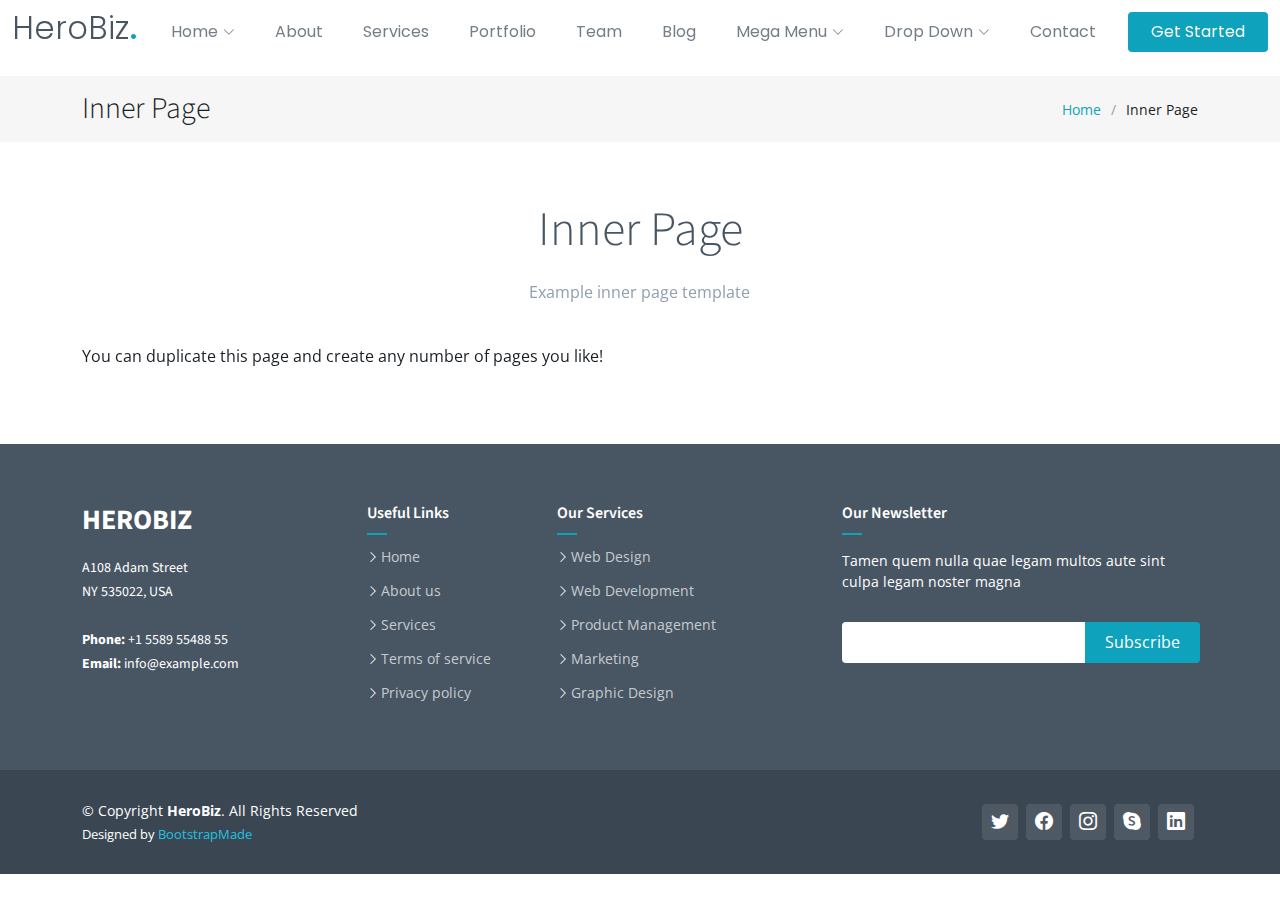
<file: inner-page.html>
<!DOCTYPE html>
<html lang="en">

<head>
  <meta charset="utf-8">
  <meta content="width=device-width, initial-scale=1.0" name="viewport">

  <title>Inner Page - HeroBiz Bootstrap Template</title>
  <meta content="" name="description">
  <meta content="" name="keywords">

  <!-- Favicons -->
  <link href="assets/img/favicon.png" rel="icon">
  <link href="assets/img/apple-touch-icon.png" rel="apple-touch-icon">

  <!-- Google Fonts -->
  <link rel="preconnect" href="https://fonts.googleapis.com">
  <link rel="preconnect" href="https://fonts.gstatic.com" crossorigin>
  <link href="https://fonts.googleapis.com/css2?family=Open+Sans:ital,wght@0,300;0,400;0,500;0,600;0,700;1,300;1,400;1,500;1,600;1,700&family=Poppins:ital,wght@0,300;0,400;0,500;0,600;0,700;1,300;1,400;1,500;1,600;1,700&family=Source+Sans+Pro:ital,wght@0,300;0,400;0,600;0,700;1,300;1,400;1,600;1,700&display=swap" rel="stylesheet">

  <!-- Vendor CSS Files -->
  <link href="assets/vendor/bootstrap/css/bootstrap.min.css" rel="stylesheet">
  <link href="assets/vendor/bootstrap-icons/bootstrap-icons.css" rel="stylesheet">
  <link href="assets/vendor/aos/aos.css" rel="stylesheet">
  <link href="assets/vendor/glightbox/css/glightbox.min.css" rel="stylesheet">
  <link href="assets/vendor/swiper/swiper-bundle.min.css" rel="stylesheet">

  <!-- Variables CSS Files. Uncomment your preferred color scheme -->
  <link href="assets/css/variables.css" rel="stylesheet">
  <!-- <link href="assets/css/variables-blue.css" rel="stylesheet"> -->
  <!-- <link href="assets/css/variables-green.css" rel="stylesheet"> -->
  <!-- <link href="assets/css/variables-orange.css" rel="stylesheet"> -->
  <!-- <link href="assets/css/variables-purple.css" rel="stylesheet"> -->
  <!-- <link href="assets/css/variables-red.css" rel="stylesheet"> -->
  <!-- <link href="assets/css/variables-pink.css" rel="stylesheet"> -->

  <!-- Template Main CSS File -->
  <link href="assets/css/main.css" rel="stylesheet">

  <!-- =======================================================
  * Template Name: HeroBiz - v2.3.1
  * Template URL: https://bootstrapmade.com/herobiz-bootstrap-business-template/
  * Author: BootstrapMade.com
  * License: https://bootstrapmade.com/license/
  ======================================================== -->
</head>

<body>

  <!-- ======= Header ======= -->
  <header id="header" class="header fixed-top" data-scrollto-offset="0">
    <div class="container-fluid d-flex align-items-center justify-content-between">

      <a href="index.html" class="logo d-flex align-items-center scrollto me-auto me-lg-0">
        <!-- Uncomment the line below if you also wish to use an image logo -->
        <!-- <img src="assets/img/logo.png" alt=""> -->
        <h1>HeroBiz<span>.</span></h1>
      </a>

      <nav id="navbar" class="navbar">
        <ul>

          <li class="dropdown"><a href="#"><span>Home</span> <i class="bi bi-chevron-down dropdown-indicator"></i></a>
            <ul>
              <li><a href="index.html">Home 1 - index.html</a></li>
              <li><a href="index-2.html">Home 2 - index-2.html</a></li>
              <li><a href="index-3.html">Home 3 - index-3.html</a></li>
              <li><a href="index-4.html">Home 4 - index-4.html</a></li>
            </ul>
          </li>

          <li><a class="nav-link scrollto" href="index.html#about">About</a></li>
          <li><a class="nav-link scrollto" href="index.html#services">Services</a></li>
          <li><a class="nav-link scrollto" href="index.html#portfolio">Portfolio</a></li>
          <li><a class="nav-link scrollto" href="index.html#team">Team</a></li>
          <li><a href="blog.html">Blog</a></li>
          <li class="dropdown megamenu"><a href="#"><span>Mega Menu</span> <i class="bi bi-chevron-down dropdown-indicator"></i></a>
            <ul>
              <li>
                <a href="#">Column 1 link 1</a>
                <a href="#">Column 1 link 2</a>
                <a href="#">Column 1 link 3</a>
              </li>
              <li>
                <a href="#">Column 2 link 1</a>
                <a href="#">Column 2 link 2</a>
                <a href="#">Column 3 link 3</a>
              </li>
              <li>
                <a href="#">Column 3 link 1</a>
                <a href="#">Column 3 link 2</a>
                <a href="#">Column 3 link 3</a>
              </li>
              <li>
                <a href="#">Column 4 link 1</a>
                <a href="#">Column 4 link 2</a>
                <a href="#">Column 4 link 3</a>
              </li>
            </ul>
          </li>
          <li class="dropdown"><a href="#"><span>Drop Down</span> <i class="bi bi-chevron-down dropdown-indicator"></i></a>
            <ul>
              <li><a href="#">Drop Down 1</a></li>
              <li class="dropdown"><a href="#"><span>Deep Drop Down</span> <i class="bi bi-chevron-down dropdown-indicator"></i></a>
                <ul>
                  <li><a href="#">Deep Drop Down 1</a></li>
                  <li><a href="#">Deep Drop Down 2</a></li>
                  <li><a href="#">Deep Drop Down 3</a></li>
                  <li><a href="#">Deep Drop Down 4</a></li>
                  <li><a href="#">Deep Drop Down 5</a></li>
                </ul>
              </li>
              <li><a href="#">Drop Down 2</a></li>
              <li><a href="#">Drop Down 3</a></li>
              <li><a href="#">Drop Down 4</a></li>
            </ul>
          </li>
          <li><a class="nav-link scrollto" href="index.html#contact">Contact</a></li>
        </ul>
        <i class="bi bi-list mobile-nav-toggle d-none"></i>
      </nav><!-- .navbar -->

      <a class="btn-getstarted scrollto" href="index.html#about">Get Started</a>

    </div>
  </header><!-- End Header -->

  <main id="main">

    <!-- ======= Breadcrumbs ======= -->
    <div class="breadcrumbs">
      <div class="container">

        <div class="d-flex justify-content-between align-items-center">
          <h2>Inner Page</h2>
          <ol>
            <li><a href="index.html">Home</a></li>
            <li>Inner Page</li>
          </ol>
        </div>

      </div>
    </div><!-- End Breadcrumbs -->

    <!-- ======= Blog Section ======= -->
    <section class="inner-page">
      <div class="container" data-aos="fade-up">

        <div class="section-header">
          <h2>Inner Page</h2>
          <p>Example inner page template</p>
        </div>

        <p>
          You can duplicate this page and create any number of pages you like!
        </p>

      </div>
    </section><!-- End Inner Page -->

  </main><!-- End #main -->

  <!-- ======= Footer ======= -->
  <footer id="footer" class="footer">

    <div class="footer-content">
      <div class="container">
        <div class="row">

          <div class="col-lg-3 col-md-6">
            <div class="footer-info">
              <h3>HeroBiz</h3>
              <p>
                A108 Adam Street <br>
                NY 535022, USA<br><br>
                <strong>Phone:</strong> +1 5589 55488 55<br>
                <strong>Email:</strong> info@example.com<br>
              </p>
            </div>
          </div>

          <div class="col-lg-2 col-md-6 footer-links">
            <h4>Useful Links</h4>
            <ul>
              <li><i class="bi bi-chevron-right"></i> <a href="#">Home</a></li>
              <li><i class="bi bi-chevron-right"></i> <a href="#">About us</a></li>
              <li><i class="bi bi-chevron-right"></i> <a href="#">Services</a></li>
              <li><i class="bi bi-chevron-right"></i> <a href="#">Terms of service</a></li>
              <li><i class="bi bi-chevron-right"></i> <a href="#">Privacy policy</a></li>
            </ul>
          </div>

          <div class="col-lg-3 col-md-6 footer-links">
            <h4>Our Services</h4>
            <ul>
              <li><i class="bi bi-chevron-right"></i> <a href="#">Web Design</a></li>
              <li><i class="bi bi-chevron-right"></i> <a href="#">Web Development</a></li>
              <li><i class="bi bi-chevron-right"></i> <a href="#">Product Management</a></li>
              <li><i class="bi bi-chevron-right"></i> <a href="#">Marketing</a></li>
              <li><i class="bi bi-chevron-right"></i> <a href="#">Graphic Design</a></li>
            </ul>
          </div>

          <div class="col-lg-4 col-md-6 footer-newsletter">
            <h4>Our Newsletter</h4>
            <p>Tamen quem nulla quae legam multos aute sint culpa legam noster magna</p>
            <form action="" method="post">
              <input type="email" name="email"><input type="submit" value="Subscribe">
            </form>

          </div>

        </div>
      </div>
    </div>

    <div class="footer-legal text-center">
      <div class="container d-flex flex-column flex-lg-row justify-content-center justify-content-lg-between align-items-center">

        <div class="d-flex flex-column align-items-center align-items-lg-start">
          <div class="copyright">
            &copy; Copyright <strong><span>HeroBiz</span></strong>. All Rights Reserved
          </div>
          <div class="credits">
            <!-- All the links in the footer should remain intact. -->
            <!-- You can delete the links only if you purchased the pro version. -->
            <!-- Licensing information: https://bootstrapmade.com/license/ -->
            <!-- Purchase the pro version with working PHP/AJAX contact form: https://bootstrapmade.com/herobiz-bootstrap-business-template/ -->
            Designed by <a href="https://bootstrapmade.com/">BootstrapMade</a>
          </div>
        </div>

        <div class="social-links order-first order-lg-last mb-3 mb-lg-0">
          <a href="#" class="twitter"><i class="bi bi-twitter"></i></a>
          <a href="#" class="facebook"><i class="bi bi-facebook"></i></a>
          <a href="#" class="instagram"><i class="bi bi-instagram"></i></a>
          <a href="#" class="google-plus"><i class="bi bi-skype"></i></a>
          <a href="#" class="linkedin"><i class="bi bi-linkedin"></i></a>
        </div>

      </div>
    </div>

  </footer><!-- End Footer -->

  <a href="#" class="scroll-top d-flex align-items-center justify-content-center"><i class="bi bi-arrow-up-short"></i></a>

  <div id="preloader"></div>

  <!-- Vendor JS Files -->
  <script src="assets/vendor/bootstrap/js/bootstrap.bundle.min.js"></script>
  <script src="assets/vendor/aos/aos.js"></script>
  <script src="assets/vendor/glightbox/js/glightbox.min.js"></script>
  <script src="assets/vendor/isotope-layout/isotope.pkgd.min.js"></script>
  <script src="assets/vendor/swiper/swiper-bundle.min.js"></script>
  <script src="assets/vendor/php-email-form/validate.js"></script>

  <!-- Template Main JS File -->
  <script src="assets/js/main.js"></script>

</body>

</html>
</file>
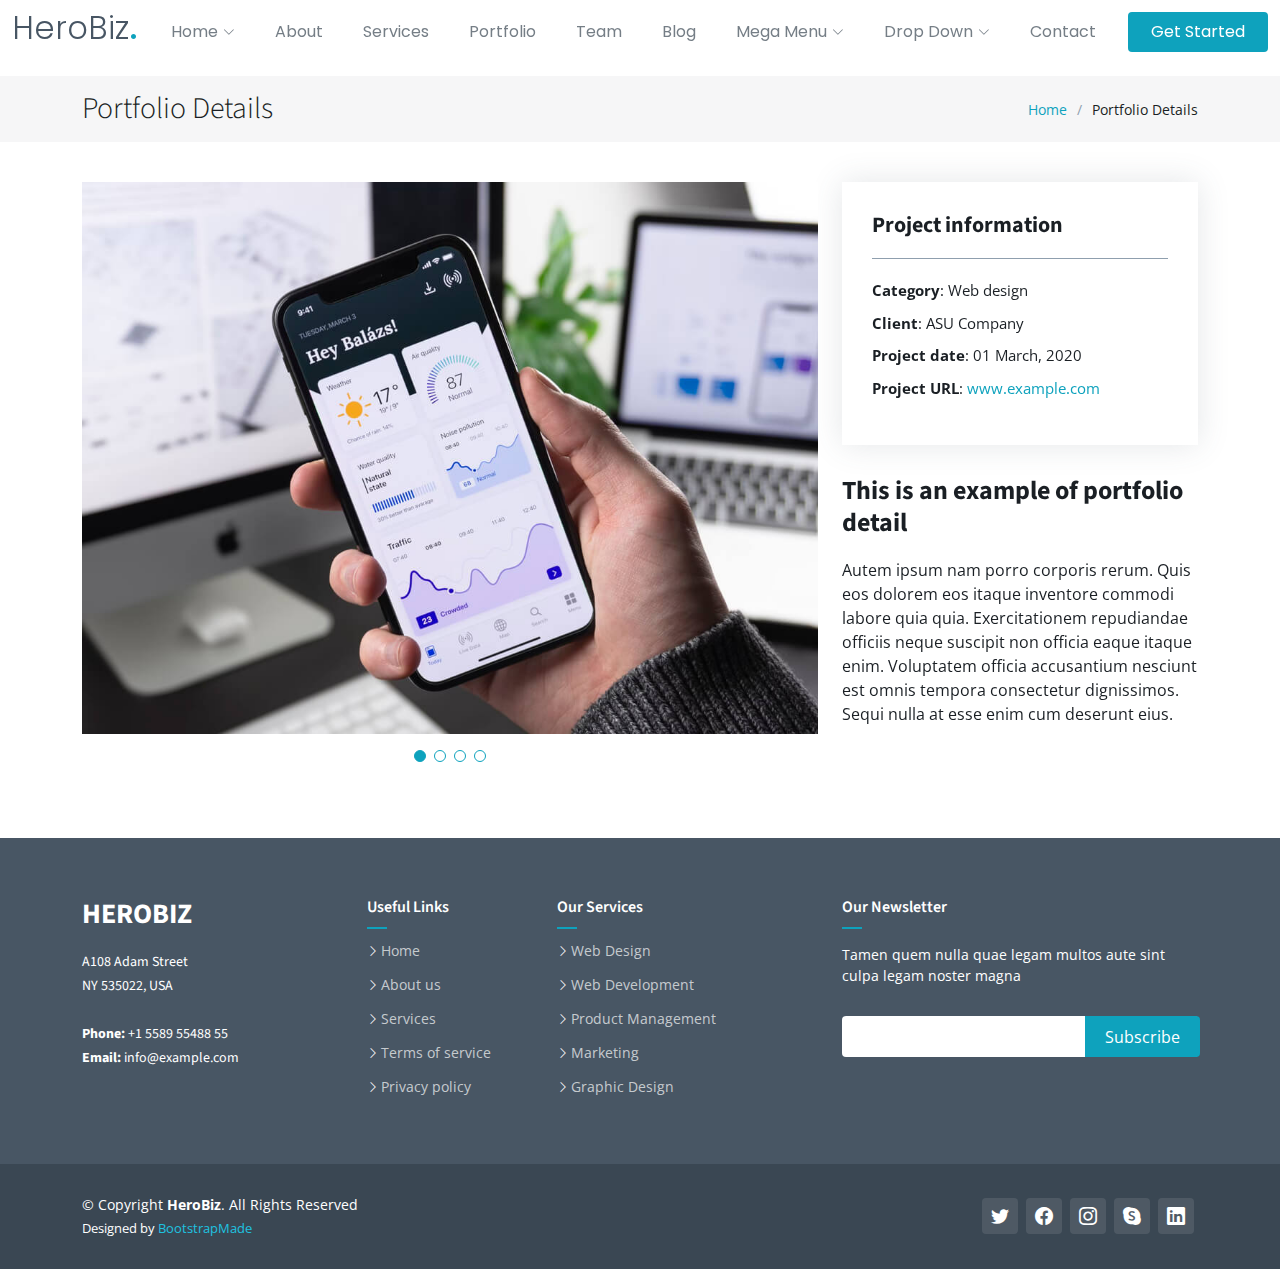
<file: portfolio-details.html>
<!DOCTYPE html>
<html lang="en">

<head>
  <meta charset="utf-8">
  <meta content="width=device-width, initial-scale=1.0" name="viewport">

  <title>Portfolio Details - HeroBiz Bootstrap Template</title>
  <meta content="" name="description">
  <meta content="" name="keywords">

  <!-- Favicons -->
  <link href="assets/img/favicon.png" rel="icon">
  <link href="assets/img/apple-touch-icon.png" rel="apple-touch-icon">

  <!-- Google Fonts -->
  <link rel="preconnect" href="https://fonts.googleapis.com">
  <link rel="preconnect" href="https://fonts.gstatic.com" crossorigin>
  <link href="https://fonts.googleapis.com/css2?family=Open+Sans:ital,wght@0,300;0,400;0,500;0,600;0,700;1,300;1,400;1,500;1,600;1,700&family=Poppins:ital,wght@0,300;0,400;0,500;0,600;0,700;1,300;1,400;1,500;1,600;1,700&family=Source+Sans+Pro:ital,wght@0,300;0,400;0,600;0,700;1,300;1,400;1,600;1,700&display=swap" rel="stylesheet">

  <!-- Vendor CSS Files -->
  <link href="assets/vendor/bootstrap/css/bootstrap.min.css" rel="stylesheet">
  <link href="assets/vendor/bootstrap-icons/bootstrap-icons.css" rel="stylesheet">
  <link href="assets/vendor/aos/aos.css" rel="stylesheet">
  <link href="assets/vendor/glightbox/css/glightbox.min.css" rel="stylesheet">
  <link href="assets/vendor/swiper/swiper-bundle.min.css" rel="stylesheet">

  <!-- Variables CSS Files. Uncomment your preferred color scheme -->
  <link href="assets/css/variables.css" rel="stylesheet">
  <!-- <link href="assets/css/variables-blue.css" rel="stylesheet"> -->
  <!-- <link href="assets/css/variables-green.css" rel="stylesheet"> -->
  <!-- <link href="assets/css/variables-orange.css" rel="stylesheet"> -->
  <!-- <link href="assets/css/variables-purple.css" rel="stylesheet"> -->
  <!-- <link href="assets/css/variables-red.css" rel="stylesheet"> -->
  <!-- <link href="assets/css/variables-pink.css" rel="stylesheet"> -->

  <!-- Template Main CSS File -->
  <link href="assets/css/main.css" rel="stylesheet">

  <!-- =======================================================
  * Template Name: HeroBiz - v2.3.1
  * Template URL: https://bootstrapmade.com/herobiz-bootstrap-business-template/
  * Author: BootstrapMade.com
  * License: https://bootstrapmade.com/license/
  ======================================================== -->
</head>

<body>

  <!-- ======= Header ======= -->
  <header id="header" class="header fixed-top" data-scrollto-offset="0">
    <div class="container-fluid d-flex align-items-center justify-content-between">

      <a href="index.html" class="logo d-flex align-items-center scrollto me-auto me-lg-0">
        <!-- Uncomment the line below if you also wish to use an image logo -->
        <!-- <img src="assets/img/logo.png" alt=""> -->
        <h1>HeroBiz<span>.</span></h1>
      </a>

      <nav id="navbar" class="navbar">
        <ul>

          <li class="dropdown"><a href="#"><span>Home</span> <i class="bi bi-chevron-down dropdown-indicator"></i></a>
            <ul>
              <li><a href="index.html">Home 1 - index.html</a></li>
              <li><a href="index-2.html">Home 2 - index-2.html</a></li>
              <li><a href="index-3.html">Home 3 - index-3.html</a></li>
              <li><a href="index-4.html">Home 4 - index-4.html</a></li>
            </ul>
          </li>

          <li><a class="nav-link scrollto" href="index.html#about">About</a></li>
          <li><a class="nav-link scrollto" href="index.html#services">Services</a></li>
          <li><a class="nav-link scrollto" href="index.html#portfolio">Portfolio</a></li>
          <li><a class="nav-link scrollto" href="index.html#team">Team</a></li>
          <li><a href="blog.html">Blog</a></li>
          <li class="dropdown megamenu"><a href="#"><span>Mega Menu</span> <i class="bi bi-chevron-down dropdown-indicator"></i></a>
            <ul>
              <li>
                <a href="#">Column 1 link 1</a>
                <a href="#">Column 1 link 2</a>
                <a href="#">Column 1 link 3</a>
              </li>
              <li>
                <a href="#">Column 2 link 1</a>
                <a href="#">Column 2 link 2</a>
                <a href="#">Column 3 link 3</a>
              </li>
              <li>
                <a href="#">Column 3 link 1</a>
                <a href="#">Column 3 link 2</a>
                <a href="#">Column 3 link 3</a>
              </li>
              <li>
                <a href="#">Column 4 link 1</a>
                <a href="#">Column 4 link 2</a>
                <a href="#">Column 4 link 3</a>
              </li>
            </ul>
          </li>
          <li class="dropdown"><a href="#"><span>Drop Down</span> <i class="bi bi-chevron-down dropdown-indicator"></i></a>
            <ul>
              <li><a href="#">Drop Down 1</a></li>
              <li class="dropdown"><a href="#"><span>Deep Drop Down</span> <i class="bi bi-chevron-down dropdown-indicator"></i></a>
                <ul>
                  <li><a href="#">Deep Drop Down 1</a></li>
                  <li><a href="#">Deep Drop Down 2</a></li>
                  <li><a href="#">Deep Drop Down 3</a></li>
                  <li><a href="#">Deep Drop Down 4</a></li>
                  <li><a href="#">Deep Drop Down 5</a></li>
                </ul>
              </li>
              <li><a href="#">Drop Down 2</a></li>
              <li><a href="#">Drop Down 3</a></li>
              <li><a href="#">Drop Down 4</a></li>
            </ul>
          </li>
          <li><a class="nav-link scrollto" href="index.html#contact">Contact</a></li>
        </ul>
        <i class="bi bi-list mobile-nav-toggle d-none"></i>
      </nav><!-- .navbar -->

      <a class="btn-getstarted scrollto" href="index.html#about">Get Started</a>

    </div>
  </header><!-- End Header -->

  <main id="main">

    <!-- ======= Breadcrumbs ======= -->
    <div class="breadcrumbs">
      <div class="container">

        <div class="d-flex justify-content-between align-items-center">
          <h2>Portfolio Details</h2>
          <ol>
            <li><a href="index.html">Home</a></li>
            <li>Portfolio Details</li>
          </ol>
        </div>

      </div>
    </div><!-- End Breadcrumbs -->

    <!-- ======= Portfolio Details Section ======= -->
    <section id="portfolio-details" class="portfolio-details">
      <div class="container" data-aos="fade-up">

        <div class="row gy-4">

          <div class="col-lg-8">
            <div class="portfolio-details-slider swiper">
              <div class="swiper-wrapper align-items-center">

                <div class="swiper-slide">
                  <img src="assets/img/portfolio/app-1.jpg" alt="">
                </div>

                <div class="swiper-slide">
                  <img src="assets/img/portfolio/product-1.jpg" alt="">
                </div>

                <div class="swiper-slide">
                  <img src="assets/img/portfolio/branding-1.jpg" alt="">
                </div>

                <div class="swiper-slide">
                  <img src="assets/img/portfolio/books-1.jpg" alt="">
                </div>

              </div>
              <div class="swiper-pagination"></div>
            </div>
          </div>

          <div class="col-lg-4">
            <div class="portfolio-info">
              <h3>Project information</h3>
              <ul>
                <li><strong>Category</strong>: Web design</li>
                <li><strong>Client</strong>: ASU Company</li>
                <li><strong>Project date</strong>: 01 March, 2020</li>
                <li><strong>Project URL</strong>: <a href="#">www.example.com</a></li>
              </ul>
            </div>
            <div class="portfolio-description">
              <h2>This is an example of portfolio detail</h2>
              <p>
                Autem ipsum nam porro corporis rerum. Quis eos dolorem eos itaque inventore commodi labore quia quia. Exercitationem repudiandae officiis neque suscipit non officia eaque itaque enim. Voluptatem officia accusantium nesciunt est omnis tempora consectetur dignissimos. Sequi nulla at esse enim cum deserunt eius.
              </p>
            </div>
          </div>

        </div>

      </div>
    </section><!-- End Portfolio Details Section -->

  </main><!-- End #main -->

  <!-- ======= Footer ======= -->
  <footer id="footer" class="footer">

    <div class="footer-content">
      <div class="container">
        <div class="row">

          <div class="col-lg-3 col-md-6">
            <div class="footer-info">
              <h3>HeroBiz</h3>
              <p>
                A108 Adam Street <br>
                NY 535022, USA<br><br>
                <strong>Phone:</strong> +1 5589 55488 55<br>
                <strong>Email:</strong> info@example.com<br>
              </p>
            </div>
          </div>

          <div class="col-lg-2 col-md-6 footer-links">
            <h4>Useful Links</h4>
            <ul>
              <li><i class="bi bi-chevron-right"></i> <a href="#">Home</a></li>
              <li><i class="bi bi-chevron-right"></i> <a href="#">About us</a></li>
              <li><i class="bi bi-chevron-right"></i> <a href="#">Services</a></li>
              <li><i class="bi bi-chevron-right"></i> <a href="#">Terms of service</a></li>
              <li><i class="bi bi-chevron-right"></i> <a href="#">Privacy policy</a></li>
            </ul>
          </div>

          <div class="col-lg-3 col-md-6 footer-links">
            <h4>Our Services</h4>
            <ul>
              <li><i class="bi bi-chevron-right"></i> <a href="#">Web Design</a></li>
              <li><i class="bi bi-chevron-right"></i> <a href="#">Web Development</a></li>
              <li><i class="bi bi-chevron-right"></i> <a href="#">Product Management</a></li>
              <li><i class="bi bi-chevron-right"></i> <a href="#">Marketing</a></li>
              <li><i class="bi bi-chevron-right"></i> <a href="#">Graphic Design</a></li>
            </ul>
          </div>

          <div class="col-lg-4 col-md-6 footer-newsletter">
            <h4>Our Newsletter</h4>
            <p>Tamen quem nulla quae legam multos aute sint culpa legam noster magna</p>
            <form action="" method="post">
              <input type="email" name="email"><input type="submit" value="Subscribe">
            </form>

          </div>

        </div>
      </div>
    </div>

    <div class="footer-legal text-center">
      <div class="container d-flex flex-column flex-lg-row justify-content-center justify-content-lg-between align-items-center">

        <div class="d-flex flex-column align-items-center align-items-lg-start">
          <div class="copyright">
            &copy; Copyright <strong><span>HeroBiz</span></strong>. All Rights Reserved
          </div>
          <div class="credits">
            <!-- All the links in the footer should remain intact. -->
            <!-- You can delete the links only if you purchased the pro version. -->
            <!-- Licensing information: https://bootstrapmade.com/license/ -->
            <!-- Purchase the pro version with working PHP/AJAX contact form: https://bootstrapmade.com/herobiz-bootstrap-business-template/ -->
            Designed by <a href="https://bootstrapmade.com/">BootstrapMade</a>
          </div>
        </div>

        <div class="social-links order-first order-lg-last mb-3 mb-lg-0">
          <a href="#" class="twitter"><i class="bi bi-twitter"></i></a>
          <a href="#" class="facebook"><i class="bi bi-facebook"></i></a>
          <a href="#" class="instagram"><i class="bi bi-instagram"></i></a>
          <a href="#" class="google-plus"><i class="bi bi-skype"></i></a>
          <a href="#" class="linkedin"><i class="bi bi-linkedin"></i></a>
        </div>

      </div>
    </div>

  </footer><!-- End Footer -->

  <a href="#" class="scroll-top d-flex align-items-center justify-content-center"><i class="bi bi-arrow-up-short"></i></a>

  <div id="preloader"></div>

  <!-- Vendor JS Files -->
  <script src="assets/vendor/bootstrap/js/bootstrap.bundle.min.js"></script>
  <script src="assets/vendor/aos/aos.js"></script>
  <script src="assets/vendor/glightbox/js/glightbox.min.js"></script>
  <script src="assets/vendor/isotope-layout/isotope.pkgd.min.js"></script>
  <script src="assets/vendor/swiper/swiper-bundle.min.js"></script>
  <script src="assets/vendor/php-email-form/validate.js"></script>

  <!-- Template Main JS File -->
  <script src="assets/js/main.js"></script>

</body>

</html>
</file>
<file: assets/css/variables.css>
/**
* Template Name: HeroBiz
* File: variables.css
* Description: Easily customize colors, typography, and other repetitive properties used in the template main stylesheet file main.css
* 
* Template URL: https://bootstrapmade.com/herobiz-bootstrap-business-template/
* Author: BootstrapMade.com
* License: https://bootstrapmade.com/license/
* 
* Contents:
* 1. HeroBiz template variables 
* 2. Override default Bootstrap variables
* 3. Set color and background class names
*
* Learn more about CSS variables at https://developer.mozilla.org/en-US/docs/Web/CSS/Using_CSS_custom_properties
*/

/*--------------------------------------------------------------
# 1. HeroBiz template variables 
--------------------------------------------------------------*/
:root {

  /* Fonts */
  --font-default: 'Open Sans', system-ui, -apple-system, "Segoe UI", Roboto, "Helvetica Neue", Arial, "Noto Sans", "Liberation Sans", sans-serif, "Apple Color Emoji", "Segoe UI Emoji", "Segoe UI Symbol", "Noto Color Emoji";
  --font-primary: 'Source Sans Pro', sans-serif;
  --font-secondary: 'Poppins', sans-serif;

  /* Colors */
  /* The *-rgb color names are simply the RGB converted value of the corresponding color for use in the rgba() function */

  /* Default text color */
  --color-default: #1a1f24;
  --color-default-rgb: 26, 31, 36;

  /* Defult links color */
  --color-links: #0ea2bd;
  --color-links-hover: #1ec3e0;

  /* Primay colors */
  --color-primary: #0ea2bd;
  --color-primary-light: #1ec3e0;
  --color-primary-dark: #0189a1;

  --color-primary-rgb: 14, 162, 189;
  --color-primary-light-rgb: 30, 195, 224;
  --color-primary-dark-rgb: 1, 137, 161;

  /* Secondary colors */
  --color-secondary: #485664;
  --color-secondary-light: #8f9fae;
  --color-secondary-dark: #3a4753;

  --color-secondary-rgb: 72, 86, 100;
  --color-secondary-light-rgb: 143, 159, 174;
  --color-secondary-dark-rgb: 58, 71, 83;

  /* General colors */
  --color-blue: #0d6efd;
  --color-blue-rgb: 13, 110, 253;

  --color-indigo: #6610f2;
  --color-indigo-rgb: 102, 16, 242;

  --color-purple: #6f42c1;
  --color-purple-rgb: 111, 66, 193;

  --color-pink: #f3268c;
  --color-pink-rgb: 243, 38, 140;

  --color-red: #df1529;
  --color-red-rgb: 223, 21, 4;

  --color-orange: #fd7e14;
  --color-orange-rgb: 253, 126, 20;

  --color-yellow: #ffc107;
  --color-yellow-rgb: 255, 193, 7;

  --color-green: #059652;
  --color-green-rgb: 5, 150, 82;

  --color-teal: #20c997;
  --color-teal-rgb: 32, 201, 151;

  --color-cyan: #0dcaf0;
  --color-cyan-rgb: 13, 202, 240;

  --color-white: #ffffff;
  --color-white-rgb: 255, 255, 255;

  --color-gray: #6c757d;
  --color-gray-rgb: 108, 117, 125;

  --color-black: #000000;
  --color-black-rgb: 0, 0, 0;
  
}

/*--------------------------------------------------------------
# 2. Override default Bootstrap variables
--------------------------------------------------------------*/
:root {

  --bs-blue: var(--color-blue);
  --bs-indigo: var(--color-indigo);
  --bs-purple: var(--color-purple);
  --bs-pink: var(--color-pink);
  --bs-red: var(--color-red);
  --bs-orange: var(--color-orange);
  --bs-yellow: var(--color-yellow);
  --bs-green: var(--color-green);
  --bs-teal: var(--color-teal);
  --bs-cyan: var(--color-cyan);
  --bs-white: var(--color-white);
  --bs-gray: var(--color-gray);
  --bs-gray-dark: #343a40;
  --bs-gray-100: #f8f9fa;
  --bs-gray-200: #e9ecef;
  --bs-gray-300: #dee2e6;
  --bs-gray-400: #ced4da;
  --bs-gray-500: #adb5bd;
  --bs-gray-600: #6c757d;
  --bs-gray-700: #495057;
  --bs-gray-800: #343a40;
  --bs-gray-900: #212529;
  --bs-primary: var(--color-blue);
  --bs-secondary: var(--color-blue);
  --bs-success: #198754;
  --bs-info: #0dcaf0;
  --bs-warning: #ffc107;
  --bs-danger: #dc3545;
  --bs-light: #f8f9fa;
  --bs-dark: #212529;
  --bs-primary-rgb: var(--color-primary-rgb);
  --bs-secondary-rgb: var(--color-secondary-rgb);
  --bs-success-rgb: 25, 135, 84;
  --bs-info-rgb: 13, 202, 240;
  --bs-warning-rgb: 255, 193, 7;
  --bs-danger-rgb: 220, 53, 69;
  --bs-light-rgb: 248, 249, 250;
  --bs-dark-rgb: 33, 37, 41;
  --bs-white-rgb: var(--color-white-rgb);
  --bs-black-rgb: var(--color-black-rgb);
  --bs-body-color-rgb: var(--color-default-rgb);
  --bs-body-bg-rgb: 255, 255, 255;
  --bs-font-sans-serif: var(--font-default);
  --bs-font-monospace: SFMono-Regular, Menlo, Monaco, Consolas, "Liberation Mono", "Courier New", monospace;
  --bs-gradient: linear-gradient(180deg, rgba(255, 255, 255, 0.15), rgba(255, 255, 255, 0));
  --bs-body-font-family: var(--font-default);
  --bs-body-font-size: 1rem;
  --bs-body-font-weight: 400;
  --bs-body-line-height: 1.5;
  --bs-body-color: var(--color-default);
  --bs-body-bg: #fff;

}

/*--------------------------------------------------------------
# 3. Set color and background class names
--------------------------------------------------------------*/
/* Fonts */
.font-default { font-family: var(--font-default) !important; }
.font-primary { font-family: var(--font-primary) !important;}
.font-secondary { font-family: var(--font-secondary) !important; }

/* Text Colors */
.color-default { color: var(--color-default) !important; }
.color-links { color: var(--color-links) !important; }
.color-links:hover { color: var(--color-links-hover) !important; }
.color-primary { color: var(--color-primary) !important; }
.color-primary-light { color: var(--color-primary-light) !important; }
.color-primary-dark { color: var(--color-primary-dark) !important; }
.color-secondary { color: var(--color-secondary) !important; }
.color-secondary-light { color: var(--color-secondary-light) !important; }
.color-secondary-dark { color: var(--color-secondary-dark) !important; }
.color-blue { color: var(--color-blue) !important; }
.color-indigo { color: var(--color-indigo) !important; }
.color-purple { color: var(--color-purple) !important; }
.color-pink { color: var(--color-pink) !important; }
.color-red { color: var(--color-red) !important; }
.color-orange { color: var(--color-orange) !important; }
.color-yellow { color: var(--color-yellow) !important; }
.color-green { color: var(--color-green) !important; }
.color-teal { color: var(--color-teal) !important; }
.color-cyan { color: var(--color-cyan) !important; }
.color-white { color: var(--color-white) !important; }
.color-gray { color: var(--color-gray) !important; }
.color-black { color: var(--color-black) !important; }

/* Background Colors */
.bg-default { background-color: var(--color-default) !important; }
.bg-primary { background-color: var(--color-primary) !important; }
.bg-primary-light { background-color: var(--color-primary-light) !important; }
.bg-primary-dark { background-color: var(--color-primary-dark) !important; }
.bg-secondary { background-color: var(--color-secondary) !important; }
.bg-secondary-light { background-color: var(--color-secondary-light) !important; }
.bg-secondary-dark { background-color: var(--color-secondary-dark) !important; }
.bg-blue { background-color: var(--color-blue) !important; }
.bg-indigo { background-color: var(--color-indigo) !important; }
.bg-purple { background-color: var(--color-purple) !important; }
.bg-pink { background-color: var(--color-pink) !important; }
.bg-red { background-color: var(--color-red) !important; }
.bg-orange { background-color: var(--color-orange) !important; }
.bg-yellow { background-color: var(--color-yellow) !important; }
.bg-green { background-color: var(--color-green) !important; }
.bg-teal { background-color: var(--color-teal) !important; }
.bg-cyan { background-color: var(--color-cyan) !important; }
.bg-white { background-color: var(--color-white) !important; }
.bg-gray { background-color: var(--color-gray) !important; }
.bg-black { background-color: var(--color-black) !important; }
</file>
<file: assets/css/variables-blue.css>
/**
* Template Name: HeroBiz
* File: variables-blue.css
* Description: Easily customize colors, typography, and other repetitive properties used in the template main stylesheet file main.css
* 
* Template URL: https://bootstrapmade.com/herobiz-bootstrap-business-template/
* Author: BootstrapMade.com
* License: https://bootstrapmade.com/license/
* 
* Contents:
* 1. HeroBiz template variables 
* 2. Override default Bootstrap variables
* 3. Set color and background class names
*
* Learn more about CSS variables at https://developer.mozilla.org/en-US/docs/Web/CSS/Using_CSS_custom_properties
*/

/*--------------------------------------------------------------
# 1. HeroBiz template variables 
--------------------------------------------------------------*/
:root {

  /* Fonts */
  --font-default: 'Open Sans', system-ui, -apple-system, "Segoe UI", Roboto, "Helvetica Neue", Arial, "Noto Sans", "Liberation Sans", sans-serif, "Apple Color Emoji", "Segoe UI Emoji", "Segoe UI Symbol", "Noto Color Emoji";
  --font-primary: 'Source Sans Pro', sans-serif;
  --font-secondary: 'Poppins', sans-serif;

  /* Colors */
  /* The *-rgb color names are simply the RGB converted value of the corresponding color for use in the rgba() function */

  /* Default text color */
  --color-default: #1a1f24;
  --color-default-rgb: 26, 31, 36;

  /* Defult links color */
  --color-links: #3279fc;
  --color-links-hover: #4797ff;

  /* Primay colors */
  --color-primary: #3279fc;
  --color-primary-light: #4797ff;
  --color-primary-dark: #1c61e2;

  --color-primary-rgb: 50, 121, 252;
  --color-primary-light-rgb: 71, 151, 255;
  --color-primary-dark-rgb: 28, 97, 226;

  /* Secondary colors */
  --color-secondary: #5670a0;
  --color-secondary-light: #6e87b6;
  --color-secondary-dark: #3b5380;

  --color-secondary-rgb: 86, 112, 160;
  --color-secondary-light-rgb: 110, 135, 182;
  --color-secondary-dark-rgb: 59, 83, 128;

  /* General colors */
  --color-blue: #0d6efd;
  --color-blue-rgb: 13, 110, 253;

  --color-indigo: #6610f2;
  --color-indigo-rgb: 102, 16, 242;

  --color-purple: #6f42c1;
  --color-purple-rgb: 111, 66, 193;

  --color-pink: #f3268c;
  --color-pink-rgb: 243, 38, 140;

  --color-red: #df1529;
  --color-red-rgb: 223, 21, 4;

  --color-orange: #fd7e14;
  --color-orange-rgb: 253, 126, 20;

  --color-yellow: #ffc107;
  --color-yellow-rgb: 255, 193, 7;

  --color-green: #059652;
  --color-green-rgb: 5, 150, 82;

  --color-teal: #20c997;
  --color-teal-rgb: 32, 201, 151;

  --color-cyan: #0dcaf0;
  --color-cyan-rgb: 13, 202, 240;

  --color-white: #ffffff;
  --color-white-rgb: 255, 255, 255;

  --color-gray: #6c757d;
  --color-gray-rgb: 108, 117, 125;

  --color-black: #000000;
  --color-black-rgb: 0, 0, 0;
  
}

/*--------------------------------------------------------------
# 2. Override default Bootstrap variables
--------------------------------------------------------------*/
:root {

  --bs-blue: var(--color-blue);
  --bs-indigo: var(--color-indigo);
  --bs-purple: var(--color-purple);
  --bs-pink: var(--color-pink);
  --bs-red: var(--color-red);
  --bs-orange: var(--color-orange);
  --bs-yellow: var(--color-yellow);
  --bs-green: var(--color-green);
  --bs-teal: var(--color-teal);
  --bs-cyan: var(--color-cyan);
  --bs-white: var(--color-white);
  --bs-gray: var(--color-gray);
  --bs-gray-dark: #343a40;
  --bs-gray-100: #f8f9fa;
  --bs-gray-200: #e9ecef;
  --bs-gray-300: #dee2e6;
  --bs-gray-400: #ced4da;
  --bs-gray-500: #adb5bd;
  --bs-gray-600: #6c757d;
  --bs-gray-700: #495057;
  --bs-gray-800: #343a40;
  --bs-gray-900: #212529;
  --bs-primary: var(--color-blue);
  --bs-secondary: var(--color-blue);
  --bs-success: #198754;
  --bs-info: #0dcaf0;
  --bs-warning: #ffc107;
  --bs-danger: #dc3545;
  --bs-light: #f8f9fa;
  --bs-dark: #212529;
  --bs-primary-rgb: var(--color-primary-rgb);
  --bs-secondary-rgb: var(--color-secondary-rgb);
  --bs-success-rgb: 25, 135, 84;
  --bs-info-rgb: 13, 202, 240;
  --bs-warning-rgb: 255, 193, 7;
  --bs-danger-rgb: 220, 53, 69;
  --bs-light-rgb: 248, 249, 250;
  --bs-dark-rgb: 33, 37, 41;
  --bs-white-rgb: var(--color-white-rgb);
  --bs-black-rgb: var(--color-black-rgb);
  --bs-body-color-rgb: var(--color-default-rgb);
  --bs-body-bg-rgb: 255, 255, 255;
  --bs-font-sans-serif: var(--font-default);
  --bs-font-monospace: SFMono-Regular, Menlo, Monaco, Consolas, "Liberation Mono", "Courier New", monospace;
  --bs-gradient: linear-gradient(180deg, rgba(255, 255, 255, 0.15), rgba(255, 255, 255, 0));
  --bs-body-font-family: var(--font-default);
  --bs-body-font-size: 1rem;
  --bs-body-font-weight: 400;
  --bs-body-line-height: 1.5;
  --bs-body-color: var(--color-default);
  --bs-body-bg: #fff;

}

/*--------------------------------------------------------------
# 3. Set color and background class names
--------------------------------------------------------------*/
/* Fonts */
.font-default { font-family: var(--font-default) !important; }
.font-primary { font-family: var(--font-primary) !important;}
.font-secondary { font-family: var(--font-secondary) !important; }

/* Text Colors */
.color-default { color: var(--color-default) !important; }
.color-links { color: var(--color-links) !important; }
.color-links:hover { color: var(--color-links-hover) !important; }
.color-primary { color: var(--color-primary) !important; }
.color-primary-light { color: var(--color-primary-light) !important; }
.color-primary-dark { color: var(--color-primary-dark) !important; }
.color-secondary { color: var(--color-secondary) !important; }
.color-secondary-light { color: var(--color-secondary-light) !important; }
.color-secondary-dark { color: var(--color-secondary-dark) !important; }
.color-blue { color: var(--color-blue) !important; }
.color-indigo { color: var(--color-indigo) !important; }
.color-purple { color: var(--color-purple) !important; }
.color-pink { color: var(--color-pink) !important; }
.color-red { color: var(--color-red) !important; }
.color-orange { color: var(--color-orange) !important; }
.color-yellow { color: var(--color-yellow) !important; }
.color-green { color: var(--color-green) !important; }
.color-teal { color: var(--color-teal) !important; }
.color-cyan { color: var(--color-cyan) !important; }
.color-white { color: var(--color-white) !important; }
.color-gray { color: var(--color-gray) !important; }
.color-black { color: var(--color-black) !important; }

/* Background Colors */
.bg-default { background-color: var(--color-default) !important; }
.bg-primary { background-color: var(--color-primary) !important; }
.bg-primary-light { background-color: var(--color-primary-light) !important; }
.bg-primary-dark { background-color: var(--color-primary-dark) !important; }
.bg-secondary { background-color: var(--color-secondary) !important; }
.bg-secondary-light { background-color: var(--color-secondary-light) !important; }
.bg-secondary-dark { background-color: var(--color-secondary-dark) !important; }
.bg-blue { background-color: var(--color-blue) !important; }
.bg-indigo { background-color: var(--color-indigo) !important; }
.bg-purple { background-color: var(--color-purple) !important; }
.bg-pink { background-color: var(--color-pink) !important; }
.bg-red { background-color: var(--color-red) !important; }
.bg-orange { background-color: var(--color-orange) !important; }
.bg-yellow { background-color: var(--color-yellow) !important; }
.bg-green { background-color: var(--color-green) !important; }
.bg-teal { background-color: var(--color-teal) !important; }
.bg-cyan { background-color: var(--color-cyan) !important; }
.bg-white { background-color: var(--color-white) !important; }
.bg-gray { background-color: var(--color-gray) !important; }
.bg-black { background-color: var(--color-black) !important; }
</file>
<file: assets/css/variables-green.css>
/**
* Template Name: HeroBiz
* File: variables-green.css
* Description: Easily customize colors, typography, and other repetitive properties used in the template main stylesheet file main.css
* 
* Template URL: https://bootstrapmade.com/herobiz-bootstrap-business-template/
* Author: BootstrapMade.com
* License: https://bootstrapmade.com/license/
* 
* Contents:
* 1. HeroBiz template variables 
* 2. Override default Bootstrap variables
* 3. Set color and background class names
*
* Learn more about CSS variables at https://developer.mozilla.org/en-US/docs/Web/CSS/Using_CSS_custom_properties
*/

/*--------------------------------------------------------------
# 1. HeroBiz template variables 
--------------------------------------------------------------*/
:root {

  /* Fonts */
  --font-default: 'Open Sans', system-ui, -apple-system, "Segoe UI", Roboto, "Helvetica Neue", Arial, "Noto Sans", "Liberation Sans", sans-serif, "Apple Color Emoji", "Segoe UI Emoji", "Segoe UI Symbol", "Noto Color Emoji";
  --font-primary: 'Source Sans Pro', sans-serif;
  --font-secondary: 'Poppins', sans-serif;

  /* Colors */
  /* The *-rgb color names are simply the RGB converted value of the corresponding color for use in the rgba() function */

  /* Default text color */
  --color-default: #1a1f24;
  --color-default-rgb: 26, 31, 36;

  /* Defult links color */
  --color-links: #05c46b;
  --color-links-hover: #1de789;

  /* Primay colors */
  --color-primary: #05c46b;
  --color-primary-light: #1de789;
  --color-primary-dark: #01a156;

  --color-primary-rgb: 5, 196, 107;
  --color-primary-light-rgb: 29, 231, 137;
  --color-primary-dark-rgb: 1, 161, 86;

  /* Secondary colors */
  --color-secondary: #485664;
  --color-secondary-light: #8f9fae;
  --color-secondary-dark: #3a4753;

  --color-secondary-rgb: 72, 86, 100;
  --color-secondary-light-rgb: 143, 159, 174;
  --color-secondary-dark-rgb: 58, 71, 83;

  /* General colors */
  --color-blue: #0d6efd;
  --color-blue-rgb: 13, 110, 253;

  --color-indigo: #6610f2;
  --color-indigo-rgb: 102, 16, 242;

  --color-purple: #6f42c1;
  --color-purple-rgb: 111, 66, 193;

  --color-pink: #f3268c;
  --color-pink-rgb: 243, 38, 140;

  --color-red: #df1529;
  --color-red-rgb: 223, 21, 4;

  --color-orange: #fd7e14;
  --color-orange-rgb: 253, 126, 20;

  --color-yellow: #ffc107;
  --color-yellow-rgb: 255, 193, 7;

  --color-green: #059652;
  --color-green-rgb: 5, 150, 82;

  --color-teal: #20c997;
  --color-teal-rgb: 32, 201, 151;

  --color-cyan: #0dcaf0;
  --color-cyan-rgb: 13, 202, 240;

  --color-white: #ffffff;
  --color-white-rgb: 255, 255, 255;

  --color-gray: #6c757d;
  --color-gray-rgb: 108, 117, 125;

  --color-black: #000000;
  --color-black-rgb: 0, 0, 0;
  
}

/*--------------------------------------------------------------
# 2. Override default Bootstrap variables
--------------------------------------------------------------*/
:root {

  --bs-blue: var(--color-blue);
  --bs-indigo: var(--color-indigo);
  --bs-purple: var(--color-purple);
  --bs-pink: var(--color-pink);
  --bs-red: var(--color-red);
  --bs-orange: var(--color-orange);
  --bs-yellow: var(--color-yellow);
  --bs-green: var(--color-green);
  --bs-teal: var(--color-teal);
  --bs-cyan: var(--color-cyan);
  --bs-white: var(--color-white);
  --bs-gray: var(--color-gray);
  --bs-gray-dark: #343a40;
  --bs-gray-100: #f8f9fa;
  --bs-gray-200: #e9ecef;
  --bs-gray-300: #dee2e6;
  --bs-gray-400: #ced4da;
  --bs-gray-500: #adb5bd;
  --bs-gray-600: #6c757d;
  --bs-gray-700: #495057;
  --bs-gray-800: #343a40;
  --bs-gray-900: #212529;
  --bs-primary: var(--color-blue);
  --bs-secondary: var(--color-blue);
  --bs-success: #198754;
  --bs-info: #0dcaf0;
  --bs-warning: #ffc107;
  --bs-danger: #dc3545;
  --bs-light: #f8f9fa;
  --bs-dark: #212529;
  --bs-primary-rgb: var(--color-primary-rgb);
  --bs-secondary-rgb: var(--color-secondary-rgb);
  --bs-success-rgb: 25, 135, 84;
  --bs-info-rgb: 13, 202, 240;
  --bs-warning-rgb: 255, 193, 7;
  --bs-danger-rgb: 220, 53, 69;
  --bs-light-rgb: 248, 249, 250;
  --bs-dark-rgb: 33, 37, 41;
  --bs-white-rgb: var(--color-white-rgb);
  --bs-black-rgb: var(--color-black-rgb);
  --bs-body-color-rgb: var(--color-default-rgb);
  --bs-body-bg-rgb: 255, 255, 255;
  --bs-font-sans-serif: var(--font-default);
  --bs-font-monospace: SFMono-Regular, Menlo, Monaco, Consolas, "Liberation Mono", "Courier New", monospace;
  --bs-gradient: linear-gradient(180deg, rgba(255, 255, 255, 0.15), rgba(255, 255, 255, 0));
  --bs-body-font-family: var(--font-default);
  --bs-body-font-size: 1rem;
  --bs-body-font-weight: 400;
  --bs-body-line-height: 1.5;
  --bs-body-color: var(--color-default);
  --bs-body-bg: #fff;

}

/*--------------------------------------------------------------
# 3. Set color and background class names
--------------------------------------------------------------*/
/* Fonts */
.font-default { font-family: var(--font-default) !important; }
.font-primary { font-family: var(--font-primary) !important;}
.font-secondary { font-family: var(--font-secondary) !important; }

/* Text Colors */
.color-default { color: var(--color-default) !important; }
.color-links { color: var(--color-links) !important; }
.color-links:hover { color: var(--color-links-hover) !important; }
.color-primary { color: var(--color-primary) !important; }
.color-primary-light { color: var(--color-primary-light) !important; }
.color-primary-dark { color: var(--color-primary-dark) !important; }
.color-secondary { color: var(--color-secondary) !important; }
.color-secondary-light { color: var(--color-secondary-light) !important; }
.color-secondary-dark { color: var(--color-secondary-dark) !important; }
.color-blue { color: var(--color-blue) !important; }
.color-indigo { color: var(--color-indigo) !important; }
.color-purple { color: var(--color-purple) !important; }
.color-pink { color: var(--color-pink) !important; }
.color-red { color: var(--color-red) !important; }
.color-orange { color: var(--color-orange) !important; }
.color-yellow { color: var(--color-yellow) !important; }
.color-green { color: var(--color-green) !important; }
.color-teal { color: var(--color-teal) !important; }
.color-cyan { color: var(--color-cyan) !important; }
.color-white { color: var(--color-white) !important; }
.color-gray { color: var(--color-gray) !important; }
.color-black { color: var(--color-black) !important; }

/* Background Colors */
.bg-default { background-color: var(--color-default) !important; }
.bg-primary { background-color: var(--color-primary) !important; }
.bg-primary-light { background-color: var(--color-primary-light) !important; }
.bg-primary-dark { background-color: var(--color-primary-dark) !important; }
.bg-secondary { background-color: var(--color-secondary) !important; }
.bg-secondary-light { background-color: var(--color-secondary-light) !important; }
.bg-secondary-dark { background-color: var(--color-secondary-dark) !important; }
.bg-blue { background-color: var(--color-blue) !important; }
.bg-indigo { background-color: var(--color-indigo) !important; }
.bg-purple { background-color: var(--color-purple) !important; }
.bg-pink { background-color: var(--color-pink) !important; }
.bg-red { background-color: var(--color-red) !important; }
.bg-orange { background-color: var(--color-orange) !important; }
.bg-yellow { background-color: var(--color-yellow) !important; }
.bg-green { background-color: var(--color-green) !important; }
.bg-teal { background-color: var(--color-teal) !important; }
.bg-cyan { background-color: var(--color-cyan) !important; }
.bg-white { background-color: var(--color-white) !important; }
.bg-gray { background-color: var(--color-gray) !important; }
.bg-black { background-color: var(--color-black) !important; }
</file>
<file: assets/css/variables-orange.css>
/**
* Template Name: HeroBiz
* File: variables-orange.css
* Description: Easily customize colors, typography, and other repetitive properties used in the template main stylesheet file main.css
* 
* Template URL: https://bootstrapmade.com/herobiz-bootstrap-business-template/
* Author: BootstrapMade.com
* License: https://bootstrapmade.com/license/
* 
* Contents:
* 1. HeroBiz template variables 
* 2. Override default Bootstrap variables
* 3. Set color and background class names
*
* Learn more about CSS variables at https://developer.mozilla.org/en-US/docs/Web/CSS/Using_CSS_custom_properties
*/

/*--------------------------------------------------------------
# 1. HeroBiz template variables 
--------------------------------------------------------------*/
:root {

  /* Fonts */
  --font-default: 'Open Sans', system-ui, -apple-system, "Segoe UI", Roboto, "Helvetica Neue", Arial, "Noto Sans", "Liberation Sans", sans-serif, "Apple Color Emoji", "Segoe UI Emoji", "Segoe UI Symbol", "Noto Color Emoji";
  --font-primary: 'Source Sans Pro', sans-serif;
  --font-secondary: 'Poppins', sans-serif;

  /* Colors */
  /* The *-rgb color names are simply the RGB converted value of the corresponding color for use in the rgba() function */

  /* Default text color */
  --color-default: #1a1f24;
  --color-default-rgb: 26, 31, 36;

  /* Defult links color */
  --color-links: #f97233;
  --color-links-hover: #fa9160;

  /* Primay colors */
  --color-primary: #f97233;
  --color-primary-light: #fb9b6e;
  --color-primary-dark: #e54d07;

  --color-primary-rgb: 249, 114, 51;
  --color-primary-light-rgb: 251, 155, 110;
  --color-primary-dark-rgb: 229, 77, 7;

  /* Secondary colors */
  --color-secondary: #485664;
  --color-secondary-light: #8f9fae;
  --color-secondary-dark: #3a4753;

  --color-secondary-rgb: 72, 86, 100;
  --color-secondary-light-rgb: 143, 159, 174;
  --color-secondary-dark-rgb: 58, 71, 83;

  /* General colors */
  --color-blue: #0d6efd;
  --color-blue-rgb: 13, 110, 253;

  --color-indigo: #6610f2;
  --color-indigo-rgb: 102, 16, 242;

  --color-purple: #6f42c1;
  --color-purple-rgb: 111, 66, 193;

  --color-pink: #f3268c;
  --color-pink-rgb: 243, 38, 140;

  --color-red: #df1529;
  --color-red-rgb: 223, 21, 4;

  --color-orange: #fd7e14;
  --color-orange-rgb: 253, 126, 20;

  --color-yellow: #ffc107;
  --color-yellow-rgb: 255, 193, 7;

  --color-green: #059652;
  --color-green-rgb: 5, 150, 82;

  --color-teal: #20c997;
  --color-teal-rgb: 32, 201, 151;

  --color-cyan: #0dcaf0;
  --color-cyan-rgb: 13, 202, 240;

  --color-white: #ffffff;
  --color-white-rgb: 255, 255, 255;

  --color-gray: #6c757d;
  --color-gray-rgb: 108, 117, 125;

  --color-black: #000000;
  --color-black-rgb: 0, 0, 0;
  
}

/*--------------------------------------------------------------
# 2. Override default Bootstrap variables
--------------------------------------------------------------*/
:root {

  --bs-blue: var(--color-blue);
  --bs-indigo: var(--color-indigo);
  --bs-purple: var(--color-purple);
  --bs-pink: var(--color-pink);
  --bs-red: var(--color-red);
  --bs-orange: var(--color-orange);
  --bs-yellow: var(--color-yellow);
  --bs-green: var(--color-green);
  --bs-teal: var(--color-teal);
  --bs-cyan: var(--color-cyan);
  --bs-white: var(--color-white);
  --bs-gray: var(--color-gray);
  --bs-gray-dark: #343a40;
  --bs-gray-100: #f8f9fa;
  --bs-gray-200: #e9ecef;
  --bs-gray-300: #dee2e6;
  --bs-gray-400: #ced4da;
  --bs-gray-500: #adb5bd;
  --bs-gray-600: #6c757d;
  --bs-gray-700: #495057;
  --bs-gray-800: #343a40;
  --bs-gray-900: #212529;
  --bs-primary: var(--color-blue);
  --bs-secondary: var(--color-blue);
  --bs-success: #198754;
  --bs-info: #0dcaf0;
  --bs-warning: #ffc107;
  --bs-danger: #dc3545;
  --bs-light: #f8f9fa;
  --bs-dark: #212529;
  --bs-primary-rgb: var(--color-primary-rgb);
  --bs-secondary-rgb: var(--color-secondary-rgb);
  --bs-success-rgb: 25, 135, 84;
  --bs-info-rgb: 13, 202, 240;
  --bs-warning-rgb: 255, 193, 7;
  --bs-danger-rgb: 220, 53, 69;
  --bs-light-rgb: 248, 249, 250;
  --bs-dark-rgb: 33, 37, 41;
  --bs-white-rgb: var(--color-white-rgb);
  --bs-black-rgb: var(--color-black-rgb);
  --bs-body-color-rgb: var(--color-default-rgb);
  --bs-body-bg-rgb: 255, 255, 255;
  --bs-font-sans-serif: var(--font-default);
  --bs-font-monospace: SFMono-Regular, Menlo, Monaco, Consolas, "Liberation Mono", "Courier New", monospace;
  --bs-gradient: linear-gradient(180deg, rgba(255, 255, 255, 0.15), rgba(255, 255, 255, 0));
  --bs-body-font-family: var(--font-default);
  --bs-body-font-size: 1rem;
  --bs-body-font-weight: 400;
  --bs-body-line-height: 1.5;
  --bs-body-color: var(--color-default);
  --bs-body-bg: #fff;

}

/*--------------------------------------------------------------
# 3. Set color and background class names
--------------------------------------------------------------*/
/* Fonts */
.font-default { font-family: var(--font-default) !important; }
.font-primary { font-family: var(--font-primary) !important;}
.font-secondary { font-family: var(--font-secondary) !important; }

/* Text Colors */
.color-default { color: var(--color-default) !important; }
.color-links { color: var(--color-links) !important; }
.color-links:hover { color: var(--color-links-hover) !important; }
.color-primary { color: var(--color-primary) !important; }
.color-primary-light { color: var(--color-primary-light) !important; }
.color-primary-dark { color: var(--color-primary-dark) !important; }
.color-secondary { color: var(--color-secondary) !important; }
.color-secondary-light { color: var(--color-secondary-light) !important; }
.color-secondary-dark { color: var(--color-secondary-dark) !important; }
.color-blue { color: var(--color-blue) !important; }
.color-indigo { color: var(--color-indigo) !important; }
.color-purple { color: var(--color-purple) !important; }
.color-pink { color: var(--color-pink) !important; }
.color-red { color: var(--color-red) !important; }
.color-orange { color: var(--color-orange) !important; }
.color-yellow { color: var(--color-yellow) !important; }
.color-green { color: var(--color-green) !important; }
.color-teal { color: var(--color-teal) !important; }
.color-cyan { color: var(--color-cyan) !important; }
.color-white { color: var(--color-white) !important; }
.color-gray { color: var(--color-gray) !important; }
.color-black { color: var(--color-black) !important; }

/* Background Colors */
.bg-default { background-color: var(--color-default) !important; }
.bg-primary { background-color: var(--color-primary) !important; }
.bg-primary-light { background-color: var(--color-primary-light) !important; }
.bg-primary-dark { background-color: var(--color-primary-dark) !important; }
.bg-secondary { background-color: var(--color-secondary) !important; }
.bg-secondary-light { background-color: var(--color-secondary-light) !important; }
.bg-secondary-dark { background-color: var(--color-secondary-dark) !important; }
.bg-blue { background-color: var(--color-blue) !important; }
.bg-indigo { background-color: var(--color-indigo) !important; }
.bg-purple { background-color: var(--color-purple) !important; }
.bg-pink { background-color: var(--color-pink) !important; }
.bg-red { background-color: var(--color-red) !important; }
.bg-orange { background-color: var(--color-orange) !important; }
.bg-yellow { background-color: var(--color-yellow) !important; }
.bg-green { background-color: var(--color-green) !important; }
.bg-teal { background-color: var(--color-teal) !important; }
.bg-cyan { background-color: var(--color-cyan) !important; }
.bg-white { background-color: var(--color-white) !important; }
.bg-gray { background-color: var(--color-gray) !important; }
.bg-black { background-color: var(--color-black) !important; }
</file>
<file: assets/css/variables-purple.css>
/**
* Template Name: HeroBiz
* File: variables-purple.css
* Description: Easily customize colors, typography, and other repetitive properties used in the template main stylesheet file main.css
* 
* Template URL: https://bootstrapmade.com/herobiz-bootstrap-business-template/
* Author: BootstrapMade.com
* License: https://bootstrapmade.com/license/
* 
* Contents:
* 1. HeroBiz template variables 
* 2. Override default Bootstrap variables
* 3. Set color and background class names
*
* Learn more about CSS variables at https://developer.mozilla.org/en-US/docs/Web/CSS/Using_CSS_custom_properties
*/

/*--------------------------------------------------------------
# 1. HeroBiz template variables 
--------------------------------------------------------------*/
:root {

  /* Fonts */
  --font-default: 'Open Sans', system-ui, -apple-system, "Segoe UI", Roboto, "Helvetica Neue", Arial, "Noto Sans", "Liberation Sans", sans-serif, "Apple Color Emoji", "Segoe UI Emoji", "Segoe UI Symbol", "Noto Color Emoji";
  --font-primary: 'Source Sans Pro', sans-serif;
  --font-secondary: 'Poppins', sans-serif;

  /* Colors */
  /* The *-rgb color names are simply the RGB converted value of the corresponding color for use in the rgba() function */

  /* Default text color */
  --color-default: #1a1f24;
  --color-default-rgb: 26, 31, 36;

  /* Defult links color */
  --color-links: #6261c5;
  --color-links-hover: #7d7bfd;

  /* Primay colors */
  --color-primary: #6261c5;
  --color-primary-light: #7d7bfd;
  --color-primary-dark: #4b49aa;

  --color-primary-rgb: 98, 97, 197;
  --color-primary-light-rgb: 125, 123, 253;
  --color-primary-dark-rgb: 75, 73, 170;

  /* Secondary colors */
  --color-secondary: #56556b;
  --color-secondary-light: #7c7b94;
  --color-secondary-dark: #343346;

  --color-secondary-rgb: 86, 85, 107;
  --color-secondary-light-rgb: 124, 123, 148;
  --color-secondary-dark-rgb: 52, 51, 70;

  /* General colors */
  --color-blue: #0d6efd;
  --color-blue-rgb: 13, 110, 253;

  --color-indigo: #6610f2;
  --color-indigo-rgb: 102, 16, 242;

  --color-purple: #6f42c1;
  --color-purple-rgb: 111, 66, 193;

  --color-pink: #f3268c;
  --color-pink-rgb: 243, 38, 140;

  --color-red: #df1529;
  --color-red-rgb: 223, 21, 4;

  --color-orange: #fd7e14;
  --color-orange-rgb: 253, 126, 20;

  --color-yellow: #ffc107;
  --color-yellow-rgb: 255, 193, 7;

  --color-green: #059652;
  --color-green-rgb: 5, 150, 82;

  --color-teal: #20c997;
  --color-teal-rgb: 32, 201, 151;

  --color-cyan: #0dcaf0;
  --color-cyan-rgb: 13, 202, 240;

  --color-white: #ffffff;
  --color-white-rgb: 255, 255, 255;

  --color-gray: #6c757d;
  --color-gray-rgb: 108, 117, 125;

  --color-black: #000000;
  --color-black-rgb: 0, 0, 0;
  
}

/*--------------------------------------------------------------
# 2. Override default Bootstrap variables
--------------------------------------------------------------*/
:root {

  --bs-blue: var(--color-blue);
  --bs-indigo: var(--color-indigo);
  --bs-purple: var(--color-purple);
  --bs-pink: var(--color-pink);
  --bs-red: var(--color-red);
  --bs-orange: var(--color-orange);
  --bs-yellow: var(--color-yellow);
  --bs-green: var(--color-green);
  --bs-teal: var(--color-teal);
  --bs-cyan: var(--color-cyan);
  --bs-white: var(--color-white);
  --bs-gray: var(--color-gray);
  --bs-gray-dark: #343a40;
  --bs-gray-100: #f8f9fa;
  --bs-gray-200: #e9ecef;
  --bs-gray-300: #dee2e6;
  --bs-gray-400: #ced4da;
  --bs-gray-500: #adb5bd;
  --bs-gray-600: #6c757d;
  --bs-gray-700: #495057;
  --bs-gray-800: #343a40;
  --bs-gray-900: #212529;
  --bs-primary: var(--color-blue);
  --bs-secondary: var(--color-blue);
  --bs-success: #198754;
  --bs-info: #0dcaf0;
  --bs-warning: #ffc107;
  --bs-danger: #dc3545;
  --bs-light: #f8f9fa;
  --bs-dark: #212529;
  --bs-primary-rgb: var(--color-primary-rgb);
  --bs-secondary-rgb: var(--color-secondary-rgb);
  --bs-success-rgb: 25, 135, 84;
  --bs-info-rgb: 13, 202, 240;
  --bs-warning-rgb: 255, 193, 7;
  --bs-danger-rgb: 220, 53, 69;
  --bs-light-rgb: 248, 249, 250;
  --bs-dark-rgb: 33, 37, 41;
  --bs-white-rgb: var(--color-white-rgb);
  --bs-black-rgb: var(--color-black-rgb);
  --bs-body-color-rgb: var(--color-default-rgb);
  --bs-body-bg-rgb: 255, 255, 255;
  --bs-font-sans-serif: var(--font-default);
  --bs-font-monospace: SFMono-Regular, Menlo, Monaco, Consolas, "Liberation Mono", "Courier New", monospace;
  --bs-gradient: linear-gradient(180deg, rgba(255, 255, 255, 0.15), rgba(255, 255, 255, 0));
  --bs-body-font-family: var(--font-default);
  --bs-body-font-size: 1rem;
  --bs-body-font-weight: 400;
  --bs-body-line-height: 1.5;
  --bs-body-color: var(--color-default);
  --bs-body-bg: #fff;

}

/*--------------------------------------------------------------
# 3. Set color and background class names
--------------------------------------------------------------*/
/* Fonts */
.font-default { font-family: var(--font-default) !important; }
.font-primary { font-family: var(--font-primary) !important;}
.font-secondary { font-family: var(--font-secondary) !important; }

/* Text Colors */
.color-default { color: var(--color-default) !important; }
.color-links { color: var(--color-links) !important; }
.color-links:hover { color: var(--color-links-hover) !important; }
.color-primary { color: var(--color-primary) !important; }
.color-primary-light { color: var(--color-primary-light) !important; }
.color-primary-dark { color: var(--color-primary-dark) !important; }
.color-secondary { color: var(--color-secondary) !important; }
.color-secondary-light { color: var(--color-secondary-light) !important; }
.color-secondary-dark { color: var(--color-secondary-dark) !important; }
.color-blue { color: var(--color-blue) !important; }
.color-indigo { color: var(--color-indigo) !important; }
.color-purple { color: var(--color-purple) !important; }
.color-pink { color: var(--color-pink) !important; }
.color-red { color: var(--color-red) !important; }
.color-orange { color: var(--color-orange) !important; }
.color-yellow { color: var(--color-yellow) !important; }
.color-green { color: var(--color-green) !important; }
.color-teal { color: var(--color-teal) !important; }
.color-cyan { color: var(--color-cyan) !important; }
.color-white { color: var(--color-white) !important; }
.color-gray { color: var(--color-gray) !important; }
.color-black { color: var(--color-black) !important; }

/* Background Colors */
.bg-default { background-color: var(--color-default) !important; }
.bg-primary { background-color: var(--color-primary) !important; }
.bg-primary-light { background-color: var(--color-primary-light) !important; }
.bg-primary-dark { background-color: var(--color-primary-dark) !important; }
.bg-secondary { background-color: var(--color-secondary) !important; }
.bg-secondary-light { background-color: var(--color-secondary-light) !important; }
.bg-secondary-dark { background-color: var(--color-secondary-dark) !important; }
.bg-blue { background-color: var(--color-blue) !important; }
.bg-indigo { background-color: var(--color-indigo) !important; }
.bg-purple { background-color: var(--color-purple) !important; }
.bg-pink { background-color: var(--color-pink) !important; }
.bg-red { background-color: var(--color-red) !important; }
.bg-orange { background-color: var(--color-orange) !important; }
.bg-yellow { background-color: var(--color-yellow) !important; }
.bg-green { background-color: var(--color-green) !important; }
.bg-teal { background-color: var(--color-teal) !important; }
.bg-cyan { background-color: var(--color-cyan) !important; }
.bg-white { background-color: var(--color-white) !important; }
.bg-gray { background-color: var(--color-gray) !important; }
.bg-black { background-color: var(--color-black) !important; }
</file>
<file: assets/css/variables-red.css>
/**
* Template Name: HeroBiz
* File: variables-red.css
* Description: Easily customize colors, typography, and other repetitive properties used in the template main stylesheet file main.css
* 
* Template URL: https://bootstrapmade.com/herobiz-bootstrap-business-template/
* Author: BootstrapMade.com
* License: https://bootstrapmade.com/license/
* 
* Contents:
* 1. HeroBiz template variables 
* 2. Override default Bootstrap variables
* 3. Set color and background class names
*
* Learn more about CSS variables at https://developer.mozilla.org/en-US/docs/Web/CSS/Using_CSS_custom_properties
*/

/*--------------------------------------------------------------
# 1. HeroBiz template variables 
--------------------------------------------------------------*/
:root {

  /* Fonts */
  --font-default: 'Open Sans', system-ui, -apple-system, "Segoe UI", Roboto, "Helvetica Neue", Arial, "Noto Sans", "Liberation Sans", sans-serif, "Apple Color Emoji", "Segoe UI Emoji", "Segoe UI Symbol", "Noto Color Emoji";
  --font-primary: 'Source Sans Pro', sans-serif;
  --font-secondary: 'Poppins', sans-serif;

  /* Colors */
  /* The *-rgb color names are simply the RGB converted value of the corresponding color for use in the rgba() function */

  /* Default text color */
  --color-default: #1a1f24;
  --color-default-rgb: 26, 31, 36;

  /* Defult links color */
  --color-links: #df1529;
  --color-links-hover: #ff2b2b;

  /* Primay colors */
  --color-primary: #df1529;
  --color-primary-light: #ff2b2b;
  --color-primary-dark: #c00719;

  --color-primary-rgb: 223, 21, 41;
  --color-primary-light-rgb: 255, 43, 43;
  --color-primary-dark-rgb: 192, 7, 25;

  /* Secondary colors */
  --color-secondary: #485664;
  --color-secondary-light: #8f9fae;
  --color-secondary-dark: #3a4753;

  --color-secondary-rgb: 72, 86, 100;
  --color-secondary-light-rgb: 143, 159, 174;
  --color-secondary-dark-rgb: 58, 71, 83;

  /* General colors */
  --color-blue: #0d6efd;
  --color-blue-rgb: 13, 110, 253;

  --color-indigo: #6610f2;
  --color-indigo-rgb: 102, 16, 242;

  --color-purple: #6f42c1;
  --color-purple-rgb: 111, 66, 193;

  --color-pink: #f3268c;
  --color-pink-rgb: 243, 38, 140;

  --color-red: #df1529;
  --color-red-rgb: 223, 21, 4;

  --color-orange: #fd7e14;
  --color-orange-rgb: 253, 126, 20;

  --color-yellow: #ffc107;
  --color-yellow-rgb: 255, 193, 7;

  --color-green: #059652;
  --color-green-rgb: 5, 150, 82;

  --color-teal: #20c997;
  --color-teal-rgb: 32, 201, 151;

  --color-cyan: #0dcaf0;
  --color-cyan-rgb: 13, 202, 240;

  --color-white: #ffffff;
  --color-white-rgb: 255, 255, 255;

  --color-gray: #6c757d;
  --color-gray-rgb: 108, 117, 125;

  --color-black: #000000;
  --color-black-rgb: 0, 0, 0;
  
}

/*--------------------------------------------------------------
# 2. Override default Bootstrap variables
--------------------------------------------------------------*/
:root {

  --bs-blue: var(--color-blue);
  --bs-indigo: var(--color-indigo);
  --bs-purple: var(--color-purple);
  --bs-pink: var(--color-pink);
  --bs-red: var(--color-red);
  --bs-orange: var(--color-orange);
  --bs-yellow: var(--color-yellow);
  --bs-green: var(--color-green);
  --bs-teal: var(--color-teal);
  --bs-cyan: var(--color-cyan);
  --bs-white: var(--color-white);
  --bs-gray: var(--color-gray);
  --bs-gray-dark: #343a40;
  --bs-gray-100: #f8f9fa;
  --bs-gray-200: #e9ecef;
  --bs-gray-300: #dee2e6;
  --bs-gray-400: #ced4da;
  --bs-gray-500: #adb5bd;
  --bs-gray-600: #6c757d;
  --bs-gray-700: #495057;
  --bs-gray-800: #343a40;
  --bs-gray-900: #212529;
  --bs-primary: var(--color-blue);
  --bs-secondary: var(--color-blue);
  --bs-success: #198754;
  --bs-info: #0dcaf0;
  --bs-warning: #ffc107;
  --bs-danger: #dc3545;
  --bs-light: #f8f9fa;
  --bs-dark: #212529;
  --bs-primary-rgb: var(--color-primary-rgb);
  --bs-secondary-rgb: var(--color-secondary-rgb);
  --bs-success-rgb: 25, 135, 84;
  --bs-info-rgb: 13, 202, 240;
  --bs-warning-rgb: 255, 193, 7;
  --bs-danger-rgb: 220, 53, 69;
  --bs-light-rgb: 248, 249, 250;
  --bs-dark-rgb: 33, 37, 41;
  --bs-white-rgb: var(--color-white-rgb);
  --bs-black-rgb: var(--color-black-rgb);
  --bs-body-color-rgb: var(--color-default-rgb);
  --bs-body-bg-rgb: 255, 255, 255;
  --bs-font-sans-serif: var(--font-default);
  --bs-font-monospace: SFMono-Regular, Menlo, Monaco, Consolas, "Liberation Mono", "Courier New", monospace;
  --bs-gradient: linear-gradient(180deg, rgba(255, 255, 255, 0.15), rgba(255, 255, 255, 0));
  --bs-body-font-family: var(--font-default);
  --bs-body-font-size: 1rem;
  --bs-body-font-weight: 400;
  --bs-body-line-height: 1.5;
  --bs-body-color: var(--color-default);
  --bs-body-bg: #fff;

}

/*--------------------------------------------------------------
# 3. Set color and background class names
--------------------------------------------------------------*/
/* Fonts */
.font-default { font-family: var(--font-default) !important; }
.font-primary { font-family: var(--font-primary) !important;}
.font-secondary { font-family: var(--font-secondary) !important; }

/* Text Colors */
.color-default { color: var(--color-default) !important; }
.color-links { color: var(--color-links) !important; }
.color-links:hover { color: var(--color-links-hover) !important; }
.color-primary { color: var(--color-primary) !important; }
.color-primary-light { color: var(--color-primary-light) !important; }
.color-primary-dark { color: var(--color-primary-dark) !important; }
.color-secondary { color: var(--color-secondary) !important; }
.color-secondary-light { color: var(--color-secondary-light) !important; }
.color-secondary-dark { color: var(--color-secondary-dark) !important; }
.color-blue { color: var(--color-blue) !important; }
.color-indigo { color: var(--color-indigo) !important; }
.color-purple { color: var(--color-purple) !important; }
.color-pink { color: var(--color-pink) !important; }
.color-red { color: var(--color-red) !important; }
.color-orange { color: var(--color-orange) !important; }
.color-yellow { color: var(--color-yellow) !important; }
.color-green { color: var(--color-green) !important; }
.color-teal { color: var(--color-teal) !important; }
.color-cyan { color: var(--color-cyan) !important; }
.color-white { color: var(--color-white) !important; }
.color-gray { color: var(--color-gray) !important; }
.color-black { color: var(--color-black) !important; }

/* Background Colors */
.bg-default { background-color: var(--color-default) !important; }
.bg-primary { background-color: var(--color-primary) !important; }
.bg-primary-light { background-color: var(--color-primary-light) !important; }
.bg-primary-dark { background-color: var(--color-primary-dark) !important; }
.bg-secondary { background-color: var(--color-secondary) !important; }
.bg-secondary-light { background-color: var(--color-secondary-light) !important; }
.bg-secondary-dark { background-color: var(--color-secondary-dark) !important; }
.bg-blue { background-color: var(--color-blue) !important; }
.bg-indigo { background-color: var(--color-indigo) !important; }
.bg-purple { background-color: var(--color-purple) !important; }
.bg-pink { background-color: var(--color-pink) !important; }
.bg-red { background-color: var(--color-red) !important; }
.bg-orange { background-color: var(--color-orange) !important; }
.bg-yellow { background-color: var(--color-yellow) !important; }
.bg-green { background-color: var(--color-green) !important; }
.bg-teal { background-color: var(--color-teal) !important; }
.bg-cyan { background-color: var(--color-cyan) !important; }
.bg-white { background-color: var(--color-white) !important; }
.bg-gray { background-color: var(--color-gray) !important; }
.bg-black { background-color: var(--color-black) !important; }
</file>
<file: assets/css/variables-pink.css>
/**
* Template Name: HeroBiz
* File: variables-pink.css
* Description: Easily customize colors, typography, and other repetitive properties used in the template main stylesheet file main.css
* 
* Template URL: https://bootstrapmade.com/herobiz-bootstrap-business-template/
* Author: BootstrapMade.com
* License: https://bootstrapmade.com/license/
* 
* Contents:
* 1. HeroBiz template variables 
* 2. Override default Bootstrap variables
* 3. Set color and background class names
*
* Learn more about CSS variables at https://developer.mozilla.org/en-US/docs/Web/CSS/Using_CSS_custom_properties
*/

/*--------------------------------------------------------------
# 1. HeroBiz template variables 
--------------------------------------------------------------*/
:root {

  /* Fonts */
  --font-default: 'Open Sans', system-ui, -apple-system, "Segoe UI", Roboto, "Helvetica Neue", Arial, "Noto Sans", "Liberation Sans", sans-serif, "Apple Color Emoji", "Segoe UI Emoji", "Segoe UI Symbol", "Noto Color Emoji";
  --font-primary: 'Source Sans Pro', sans-serif;
  --font-secondary: 'Poppins', sans-serif;

  /* Colors */
  /* The *-rgb color names are simply the RGB converted value of the corresponding color for use in the rgba() function */

  /* Default text color */
  --color-default: #1a1f24;
  --color-default-rgb: 26, 31, 36;

  /* Defult links color */
  --color-links: #f3268c;
  --color-links-hover: #ff83c1;

  /* Primay colors */
  --color-primary: #f3268c;
  --color-primary-light: #ff83c1;
  --color-primary-dark: #cc1571;

  --color-primary-rgb: 243, 38, 140;
  --color-primary-light-rgb: 255, 131, 193;
  --color-primary-dark-rgb: 204, 21, 113;

  /* Secondary colors */
  --color-secondary: #61768b;
  --color-secondary-light: #778da3;
  --color-secondary-dark: #4e6377;

  --color-secondary-rgb: 97, 118, 139;
  --color-secondary-light-rgb: 119, 141, 163;
  --color-secondary-dark-rgb: 78, 99, 119;

  /* General colors */
  --color-blue: #0d6efd;
  --color-blue-rgb: 13, 110, 253;

  --color-indigo: #6610f2;
  --color-indigo-rgb: 102, 16, 242;

  --color-purple: #6f42c1;
  --color-purple-rgb: 111, 66, 193;

  --color-pink: #f3268c;
  --color-pink-rgb: 243, 38, 140;

  --color-red: #df1529;
  --color-red-rgb: 223, 21, 4;

  --color-orange: #fd7e14;
  --color-orange-rgb: 253, 126, 20;

  --color-yellow: #ffc107;
  --color-yellow-rgb: 255, 193, 7;

  --color-green: #059652;
  --color-green-rgb: 5, 150, 82;

  --color-teal: #20c997;
  --color-teal-rgb: 32, 201, 151;

  --color-cyan: #0dcaf0;
  --color-cyan-rgb: 13, 202, 240;

  --color-white: #ffffff;
  --color-white-rgb: 255, 255, 255;

  --color-gray: #6c757d;
  --color-gray-rgb: 108, 117, 125;

  --color-black: #000000;
  --color-black-rgb: 0, 0, 0;
  
}

/*--------------------------------------------------------------
# 2. Override default Bootstrap variables
--------------------------------------------------------------*/
:root {

  --bs-blue: var(--color-blue);
  --bs-indigo: var(--color-indigo);
  --bs-purple: var(--color-purple);
  --bs-pink: var(--color-pink);
  --bs-red: var(--color-red);
  --bs-orange: var(--color-orange);
  --bs-yellow: var(--color-yellow);
  --bs-green: var(--color-green);
  --bs-teal: var(--color-teal);
  --bs-cyan: var(--color-cyan);
  --bs-white: var(--color-white);
  --bs-gray: var(--color-gray);
  --bs-gray-dark: #343a40;
  --bs-gray-100: #f8f9fa;
  --bs-gray-200: #e9ecef;
  --bs-gray-300: #dee2e6;
  --bs-gray-400: #ced4da;
  --bs-gray-500: #adb5bd;
  --bs-gray-600: #6c757d;
  --bs-gray-700: #495057;
  --bs-gray-800: #343a40;
  --bs-gray-900: #212529;
  --bs-primary: var(--color-blue);
  --bs-secondary: var(--color-blue);
  --bs-success: #198754;
  --bs-info: #0dcaf0;
  --bs-warning: #ffc107;
  --bs-danger: #dc3545;
  --bs-light: #f8f9fa;
  --bs-dark: #212529;
  --bs-primary-rgb: var(--color-primary-rgb);
  --bs-secondary-rgb: var(--color-secondary-rgb);
  --bs-success-rgb: 25, 135, 84;
  --bs-info-rgb: 13, 202, 240;
  --bs-warning-rgb: 255, 193, 7;
  --bs-danger-rgb: 220, 53, 69;
  --bs-light-rgb: 248, 249, 250;
  --bs-dark-rgb: 33, 37, 41;
  --bs-white-rgb: var(--color-white-rgb);
  --bs-black-rgb: var(--color-black-rgb);
  --bs-body-color-rgb: var(--color-default-rgb);
  --bs-body-bg-rgb: 255, 255, 255;
  --bs-font-sans-serif: var(--font-default);
  --bs-font-monospace: SFMono-Regular, Menlo, Monaco, Consolas, "Liberation Mono", "Courier New", monospace;
  --bs-gradient: linear-gradient(180deg, rgba(255, 255, 255, 0.15), rgba(255, 255, 255, 0));
  --bs-body-font-family: var(--font-default);
  --bs-body-font-size: 1rem;
  --bs-body-font-weight: 400;
  --bs-body-line-height: 1.5;
  --bs-body-color: var(--color-default);
  --bs-body-bg: #fff;

}

/*--------------------------------------------------------------
# 3. Set color and background class names
--------------------------------------------------------------*/
/* Fonts */
.font-default { font-family: var(--font-default) !important; }
.font-primary { font-family: var(--font-primary) !important;}
.font-secondary { font-family: var(--font-secondary) !important; }

/* Text Colors */
.color-default { color: var(--color-default) !important; }
.color-links { color: var(--color-links) !important; }
.color-links:hover { color: var(--color-links-hover) !important; }
.color-primary { color: var(--color-primary) !important; }
.color-primary-light { color: var(--color-primary-light) !important; }
.color-primary-dark { color: var(--color-primary-dark) !important; }
.color-secondary { color: var(--color-secondary) !important; }
.color-secondary-light { color: var(--color-secondary-light) !important; }
.color-secondary-dark { color: var(--color-secondary-dark) !important; }
.color-blue { color: var(--color-blue) !important; }
.color-indigo { color: var(--color-indigo) !important; }
.color-purple { color: var(--color-purple) !important; }
.color-pink { color: var(--color-pink) !important; }
.color-red { color: var(--color-red) !important; }
.color-orange { color: var(--color-orange) !important; }
.color-yellow { color: var(--color-yellow) !important; }
.color-green { color: var(--color-green) !important; }
.color-teal { color: var(--color-teal) !important; }
.color-cyan { color: var(--color-cyan) !important; }
.color-white { color: var(--color-white) !important; }
.color-gray { color: var(--color-gray) !important; }
.color-black { color: var(--color-black) !important; }

/* Background Colors */
.bg-default { background-color: var(--color-default) !important; }
.bg-primary { background-color: var(--color-primary) !important; }
.bg-primary-light { background-color: var(--color-primary-light) !important; }
.bg-primary-dark { background-color: var(--color-primary-dark) !important; }
.bg-secondary { background-color: var(--color-secondary) !important; }
.bg-secondary-light { background-color: var(--color-secondary-light) !important; }
.bg-secondary-dark { background-color: var(--color-secondary-dark) !important; }
.bg-blue { background-color: var(--color-blue) !important; }
.bg-indigo { background-color: var(--color-indigo) !important; }
.bg-purple { background-color: var(--color-purple) !important; }
.bg-pink { background-color: var(--color-pink) !important; }
.bg-red { background-color: var(--color-red) !important; }
.bg-orange { background-color: var(--color-orange) !important; }
.bg-yellow { background-color: var(--color-yellow) !important; }
.bg-green { background-color: var(--color-green) !important; }
.bg-teal { background-color: var(--color-teal) !important; }
.bg-cyan { background-color: var(--color-cyan) !important; }
.bg-white { background-color: var(--color-white) !important; }
.bg-gray { background-color: var(--color-gray) !important; }
.bg-black { background-color: var(--color-black) !important; }
</file>
<file: assets/css/main.css>
/**
* Template Name: HeroBiz - v2.3.1
* Template URL: https://bootstrapmade.com/herobiz-bootstrap-business-template/
* Author: BootstrapMade.com
* License: https://bootstrapmade.com/license/
*/

/**
* Check out variables.css for easy customization of colors, typography, and other repetitive properties
*/
/*--------------------------------------------------------------
# General
--------------------------------------------------------------*/
:root {
  scroll-behavior: smooth;
}

a {
  color: var(--color-links);
  text-decoration: none;
}

a:hover {
  color: var(--color-links-hover);
  text-decoration: none;
}

h1,
h2,
h3,
h4,
h5,
h6 {
  font-family: var(--font-primary);
}

/*--------------------------------------------------------------
# Preloader
--------------------------------------------------------------*/
#preloader {
  position: fixed;
  inset: 0;
  z-index: 9999;
  overflow: hidden;
  background: var(--color-white);
  transition: all 0.6s ease-out;
  width: 100%;
  height: 100vh;
}

#preloader:before,
#preloader:after {
  content: "";
  position: absolute;
  border: 4px solid var(--color-primary);
  border-radius: 50%;
  -webkit-animation: animate-preloader 2s cubic-bezier(0, 0.2, 0.8, 1) infinite;
  animation: animate-preloader 2s cubic-bezier(0, 0.2, 0.8, 1) infinite;
}

#preloader:after {
  -webkit-animation-delay: -0.5s;
  animation-delay: -0.5s;
}

@-webkit-keyframes animate-preloader {
  0% {
    width: 10px;
    height: 10px;
    top: calc(50% - 5px);
    left: calc(50% - 5px);
    opacity: 1;
  }

  100% {
    width: 72px;
    height: 72px;
    top: calc(50% - 36px);
    left: calc(50% - 36px);
    opacity: 0;
  }
}

@keyframes animate-preloader {
  0% {
    width: 10px;
    height: 10px;
    top: calc(50% - 5px);
    left: calc(50% - 5px);
    opacity: 1;
  }

  100% {
    width: 72px;
    height: 72px;
    top: calc(50% - 36px);
    left: calc(50% - 36px);
    opacity: 0;
  }
}

/*--------------------------------------------------------------
# Sections & Section Header
--------------------------------------------------------------*/
section {
  padding: 60px 0;
  overflow: hidden;
}

.section-header {
  text-align: center;
  padding-bottom: 40px;
}

.section-header h2 {
  font-size: 48px;
  font-weight: 300;
  margin-bottom: 20px;
  color: var(--color-secondary);
}

.section-header p {
  margin: 0 auto;
  color: var(--color-secondary-light);
}

@media (min-width: 1280px) {
  .section-header p {
    max-width: 80%;
  }
}

/*--------------------------------------------------------------
# Breadcrumbs
--------------------------------------------------------------*/
.breadcrumbs {
  padding: 15px 0;
  background: rgba(var(--color-secondary-rgb), 0.05);
  min-height: 40px;
  margin-top: 76px;
}

.breadcrumbs h2 {
  font-size: 30px;
  font-weight: 300;
  margin: 0;
}

.breadcrumbs ol {
  display: flex;
  flex-wrap: wrap;
  list-style: none;
  padding: 0;
  margin: 0;
  font-size: 14px;
}

.breadcrumbs ol li+li {
  padding-left: 10px;
}

.breadcrumbs ol li+li::before {
  display: inline-block;
  padding-right: 10px;
  color: var(--color-secondary-light);
  content: "/";
}

@media (max-width: 992px) {
  .breadcrumbs .d-flex {
    display: block !important;
  }

  .breadcrumbs h2 {
    margin-bottom: 10px;
    font-size: 24px;
  }

  .breadcrumbs ol {
    display: block;
  }

  .breadcrumbs ol li {
    display: inline-block;
  }
}

/*--------------------------------------------------------------
# Scroll top button
--------------------------------------------------------------*/
.scroll-top {
  position: fixed;
  visibility: hidden;
  opacity: 0;
  right: 15px;
  bottom: 15px;
  z-index: 995;
  background: var(--color-primary);
  width: 40px;
  height: 40px;
  border-radius: 4px;
  transition: all 0.4s;
}

.scroll-top i {
  font-size: 24px;
  color: var(--color-white);
  line-height: 0;
}

.scroll-top:hover {
  background: rgba(var(--color-primary-rgb), 0.85);
  color: var(--color-white);
}

.scroll-top.active {
  visibility: visible;
  opacity: 1;
}

/*--------------------------------------------------------------
# Disable aos animation delay on mobile devices
--------------------------------------------------------------*/
@media screen and (max-width: 768px) {
  [data-aos-delay] {
    transition-delay: 0 !important;
  }
}

/*--------------------------------------------------------------
# Header
--------------------------------------------------------------*/
.header {
  padding: 6px 0;
  transition: all 0.5s;
  z-index: 997;
}

.header.sticked {
  background: var(--color-white);
  box-shadow: 0px 2px 20px rgba(var(--color-secondary-rgb), 0.1);
}

.header .logo img {
  max-height: 40px;
  margin-right: 6px;
}

.header .logo h1 {
  font-size: 32px;
  font-weight: 300;
  color: var(--color-secondary);
  font-family: var(--font-secondary);
}

.header .logo h1 span {
  color: var(--color-primary);
  font-weight: 500;
}

.header .btn-getstarted,
.header .btn-getstarted:focus {
  font-size: 16px;
  color: var(--color-white);
  background: var(--color-primary);
  padding: 8px 23px;
  border-radius: 4px;
  transition: 0.3s;
  font-family: var(--font-secondary);
}

.header .btn-getstarted:hover,
.header .btn-getstarted:focus:hover {
  color: var(--color-white);
  background: rgba(var(--color-primary-rgb), 0.85);
}

@media (max-width: 1279px) {

  .header .btn-getstarted,
  .header .btn-getstarted:focus {
    margin-right: 50px;
  }
}

/*--------------------------------------------------------------
# Desktop Navigation 
--------------------------------------------------------------*/
@media (min-width: 1280px) {
  .navbar {
    padding: 0;
    position: relative;
  }

  .navbar ul {
    margin: 0;
    padding: 0;
    display: flex;
    list-style: none;
    align-items: center;
  }

  .navbar li {
    position: relative;
  }

  .navbar>ul>li {
    white-space: nowrap;
  }

  .navbar a,
  .navbar a:focus {
    display: flex;
    align-items: center;
    justify-content: space-between;
    padding: 14px 20px;
    font-family: var(--font-secondary);
    font-size: 16px;
    font-weight: 400;
    color: rgba(var(--color-secondary-dark-rgb), 0.7);
    white-space: nowrap;
    transition: 0.3s;
    position: relative;
  }

  .navbar a i,
  .navbar a:focus i {
    font-size: 12px;
    line-height: 0;
    margin-left: 5px;
  }

  .navbar>ul>li>a:before {
    content: "";
    position: absolute;
    width: 100%;
    height: 2px;
    bottom: 0;
    left: 0;
    background-color: var(--color-primary);
    visibility: hidden;
    transition: all 0.3s ease-in-out 0s;
    transform: scaleX(0);
    transition: all 0.3s ease-in-out 0s;
  }

  .navbar a:hover:before,
  .navbar li:hover>a:before,
  .navbar .active:before {
    visibility: visible;
    transform: scaleX(0.7);
  }

  .navbar a:hover,
  .navbar .active,
  .navbar .active:focus,
  .navbar li:hover>a {
    color: var(--color-primary);
  }

  .navbar .dropdown a:hover:before,
  .navbar .dropdown:hover>a:before,
  .navbar .dropdown .active:before {
    visibility: hidden;
  }

  .navbar .dropdown a:hover,
  .navbar .dropdown .active,
  .navbar .dropdown .active:focus,
  .navbar .dropdown:hover>a {
    color: var(--color-white);
    background: var(--color-secondary);
  }

  .navbar .dropdown ul {
    display: block;
    position: absolute;
    left: 0;
    top: 100%;
    margin: 0;
    padding: 0 0 10px 0;
    z-index: 99;
    opacity: 0;
    visibility: hidden;
    background: var(--color-secondary);
    transition: 0.3s;
  }

  .navbar .dropdown ul li {
    min-width: 200px;
  }

  .navbar .dropdown ul a {
    padding: 10px 20px;
    font-size: 15px;
    text-transform: none;
    font-weight: 400;
    color: rgba(var(--color-white-rgb), 0.5);
  }

  .navbar .dropdown ul a i {
    font-size: 12px;
  }

  .navbar .dropdown ul a:hover,
  .navbar .dropdown ul .active,
  .navbar .dropdown ul .active:hover,
  .navbar .dropdown ul li:hover>a {
    color: var(--color-white);
    background: var(--color-primary);
  }

  .navbar .dropdown:hover>ul {
    opacity: 1;
    visibility: visible;
  }

  .navbar .megamenu {
    position: static;
  }

  .navbar .megamenu ul {
    right: 0;
    padding: 10px;
    display: flex;
  }

  .navbar .megamenu ul li {
    flex: 1;
  }

  .navbar .megamenu ul li a,
  .navbar .megamenu ul li:hover>a {
    color: rgba(var(--color-white-rgb), 0.5);
    background: none;
  }

  .navbar .megamenu ul li a:hover,
  .navbar .megamenu ul li .active,
  .navbar .megamenu ul li .active:hover {
    color: var(--color-white);
    background: var(--color-primary);
  }

  .navbar .dropdown .dropdown ul {
    top: 0;
    left: calc(100% - 30px);
    visibility: hidden;
  }

  .navbar .dropdown .dropdown:hover>ul {
    opacity: 1;
    top: 0;
    left: 100%;
    visibility: visible;
  }
}

@media (min-width: 1280px) and (max-width: 1366px) {
  .navbar .dropdown .dropdown ul {
    left: -90%;
  }

  .navbar .dropdown .dropdown:hover>ul {
    left: -100%;
  }
}

/*--------------------------------------------------------------
# Mobile Navigation
--------------------------------------------------------------*/
@media (max-width: 1279px) {
  .navbar {
    position: fixed;
    top: 0;
    left: -100%;
    width: calc(100% - 70px);
    bottom: 0;
    transition: 0.3s;
    z-index: 9997;
  }

  .navbar ul {
    position: absolute;
    inset: 0;
    padding: 10px 0;
    margin: 0;
    background: rgba(var(--color-secondary-rgb), 0.9);
    overflow-y: auto;
    transition: 0.3s;
    z-index: 9998;
  }

  .navbar a,
  .navbar a:focus {
    display: flex;
    align-items: center;
    justify-content: space-between;
    padding: 12px 20px;
    font-size: 16px;
    font-weight: 500;
    color: rgba(var(--color-white-rgb), 0.7);
    white-space: nowrap;
    transition: 0.3s;
  }

  .navbar a i,
  .navbar a:focus i {
    font-size: 12px;
    line-height: 0;
    margin-left: 5px;
  }

  .navbar a:hover,
  .navbar .active,
  .navbar .active:focus,
  .navbar li:hover>a {
    color: var(--color-white);
  }

  .navbar .dropdown ul,
  .navbar .dropdown .dropdown ul {
    position: static;
    display: none;
    padding: 10px 0;
    margin: 10px 20px;
    transition: all 0.5s ease-in-out;
    border: 1px solid rgba(var(--color-secondary-light-rgb), 0.3);
  }

  .navbar .dropdown>.dropdown-active,
  .navbar .dropdown .dropdown>.dropdown-active {
    display: block;
  }

  .mobile-nav-toggle {
    display: block !important;
    color: var(--color-secondary);
    font-size: 28px;
    cursor: pointer;
    line-height: 0;
    transition: 0.5s;
    position: fixed;
    top: 20px;
    z-index: 9999;
    right: 20px;
  }

  .mobile-nav-toggle.bi-x {
    color: var(--color-white);
  }

  .mobile-nav-active {
    overflow: hidden;
    z-index: 9995;
    position: relative;
  }

  .mobile-nav-active .navbar {
    left: 0;
  }

  .mobile-nav-active .navbar:before {
    content: "";
    position: fixed;
    inset: 0;
    background: rgba(var(--color-secondary-rgb), 0.8);
    z-index: 9996;
  }
}

/*--------------------------------------------------------------
# Index Page
--------------------------------------------------------------*/
/*--------------------------------------------------------------
# Animated Hero Section
--------------------------------------------------------------*/
.hero-animated {
  width: 100%;
  min-height: 50vh;
  background: url("../img/hero-bg.png") center center;
  background-size: cover;
  position: relative;
  padding: 120px 0 120px;
}

.hero-animated h2 {
  margin: 40px 0 10px 0;
  font-size: 48px;
  font-weight: 300;
  color: var(--color-secondary);
  font-family: var(--font-secondary);
}

.hero-animated h2 span {
  color: var(--color-primary);
}

.hero-animated p {
  color: rgba(var(--color-secondary-rgb), 0.8);
  margin: 0 0 30px 0;
  font-size: 20px;
  font-weight: 400;
}

.hero-animated .animated {
  margin-bottom: 60px;
  animation: up-down 2s ease-in-out infinite alternate-reverse both;
}

@media (min-width: 992px) {
  .hero-animated .animated {
    max-width: 45%;
  }
}

@media (max-width: 991px) {
  .hero-animated .animated {
    max-width: 60%;
  }
}

@media (max-width: 575px) {
  .hero-animated .animated {
    max-width: 80%;
  }
}

.hero-animated .btn-get-started {
  font-size: 16px;
  font-weight: 400;
  display: inline-block;
  padding: 10px 28px;
  border-radius: 4px;
  transition: 0.5s;
  color: var(--color-white);
  background: var(--color-primary);
  font-family: var(--font-secondary);
}

.hero-animated .btn-get-started:hover {
  background: rgba(var(--color-primary-rgb), 0.8);
}

.hero-animated .btn-watch-video {
  font-size: 16px;
  transition: 0.5s;
  margin-left: 25px;
  font-family: var(--font-secondary);
  color: var(--color-secondary);
  font-weight: 600;
}

.hero-animated .btn-watch-video i {
  color: var(--color-primary);
  font-size: 32px;
  transition: 0.3s;
  line-height: 0;
  margin-right: 8px;
}

.hero-animated .btn-watch-video:hover {
  color: var(--color-primary);
}

.hero-animated .btn-watch-video:hover i {
  color: rgba(var(--color-primary-rgb), 0.8);
}

@media (max-width: 640px) {
  .hero-animated h2 {
    font-size: 32px;
  }

  .hero-animated p {
    font-size: 18px;
    margin-bottom: 30px;
  }

  .hero-animated .btn-get-started,
  .hero-animated .btn-watch-video {
    font-size: 14px;
  }
}

@-webkit-keyframes up-down {
  0% {
    transform: translateY(10px);
  }

  100% {
    transform: translateY(-10px);
  }
}

@keyframes up-down {
  0% {
    transform: translateY(10px);
  }

  100% {
    transform: translateY(-10px);
  }
}

/*--------------------------------------------------------------
# Carousel Hero Section
--------------------------------------------------------------*/
.hero {
  width: 100%;
  min-height: 60vh;
  padding: 0;
  background: var(--color-black);
  background: url("../img/hero-bg.png") center center;
  background-size: cover;
  background-position: center;
  background-repeat: no-repeat;
  position: relative;
  display: flex;
  flex-direction: column;
  justify-content: center;
  padding: 140px 0 60px 0;
}

@media (max-width: 640px) {
  .hero .container {
    padding: 0 60px;
  }
}

.hero h2 {
  color: var(--color-secondary);
  margin-bottom: 25px;
  font-size: 48px;
  font-weight: 300;
  -webkit-animation: fadeInDown 1s both 0.2s;
  animation: fadeInDown 1s both 0.2s;
}

@media (max-width: 768px) {
  .hero h2 {
    font-size: 30px;
  }
}

.hero p {
  color: var(--color-secondary-light);
  -webkit-animation: fadeInDown 1s both 0.4s;
  animation: fadeInDown 1s both 0.4s;
  font-weight: 500;
  margin-bottom: 30px;
}

.hero .img {
  margin-bottom: 40px;
  -webkit-animation: fadeInDownLite 1s both;
  animation: fadeInDownLite 1s both;
}

.hero .btn-get-started {
  font-family: var(--font-secondary);
  font-weight: 400;
  font-size: 16px;
  letter-spacing: 1px;
  display: inline-block;
  padding: 8px 32px;
  border-radius: 5px;
  transition: 0.5s;
  -webkit-animation: fadeInUp 1s both 0.6s;
  animation: fadeInUp 1s both 0.6s;
  color: var(--color-primary);
  border: 2px solid var(--color-primary);
}

.hero .btn-get-started:hover {
  background: var(--color-primary);
  color: var(--color-white);
}

.hero .carousel-control-prev {
  justify-content: start;
}

@media (min-width: 640px) {
  .hero .carousel-control-prev {
    padding-left: 15px;
  }
}

.hero .carousel-control-next {
  justify-content: end;
}

@media (min-width: 640px) {
  .hero .carousel-control-next {
    padding-right: 15px;
  }
}

.hero .carousel-control-next-icon,
.hero .carousel-control-prev-icon {
  background: none;
  font-size: 26px;
  line-height: 0;
  background: rgba(var(--color-secondary-rgb), 0.4);
  color: rgba(var(--color-white-rgb), 0.98);
  border-radius: 50px;
  width: 54px;
  height: 54px;
  display: flex;
  align-items: center;
  justify-content: center;
}

.hero .carousel-control-next-icon {
  padding-left: 3px;
}

.hero .carousel-control-prev-icon {
  padding-right: 3px;
}

.hero .carousel-control-prev,
.hero .carousel-control-next {
  transition: 0.3s;
}

.hero .carousel-control-prev:focus,
.hero .carousel-control-next:focus {
  opacity: 0.5;
}

.hero .carousel-control-prev:hover,
.hero .carousel-control-next:hover {
  opacity: 0.9;
}

.hero .carousel-indicators li {
  cursor: pointer;
  background: rgba(var(--color-secondary-rgb), 0.5);
  overflow: hidden;
  border: 0;
  width: 12px;
  height: 12px;
  border-radius: 50px;
  opacity: 0.6;
  transition: 0.3s;
}

.hero .carousel-indicators li.active {
  opacity: 1;
  background: var(--color-primary);
}

@-webkit-keyframes fadeIn {
  from {
    opacity: 0;
  }

  to {
    opacity: 1;
  }
}

@keyframes fadeIn {
  from {
    opacity: 0;
  }

  to {
    opacity: 1;
  }
}

@-webkit-keyframes fadeInUp {
  from {
    opacity: 0;
    transform: translate3d(0, 100%, 0);
  }

  to {
    opacity: 1;
    transform: translate3d(0, 0, 0);
  }
}

@keyframes fadeInUp {
  from {
    opacity: 0;
    transform: translate3d(0, 100%, 0);
  }

  to {
    opacity: 1;
    transform: translate3d(0, 0, 0);
  }
}

@-webkit-keyframes fadeInDown {
  from {
    opacity: 0;
    transform: translate3d(0, -100%, 0);
  }

  to {
    opacity: 1;
    transform: translate3d(0, 0, 0);
  }
}

@keyframes fadeInDown {
  from {
    opacity: 0;
    transform: translate3d(0, -100%, 0);
  }

  to {
    opacity: 1;
    transform: translate3d(0, 0, 0);
  }
}

@-webkit-keyframes fadeInDownLite {
  from {
    opacity: 0;
    transform: translate3d(0, -10%, 0);
  }

  to {
    opacity: 1;
    transform: translate3d(0, 0, 0);
  }
}

@keyframes fadeInDownLite {
  from {
    opacity: 0;
    transform: translate3d(0, -10%, 0);
  }

  to {
    opacity: 1;
    transform: translate3d(0, 0, 0);
  }
}

/*--------------------------------------------------------------
# Fullscreen Hero Section
--------------------------------------------------------------*/
.hero-fullscreen {
  width: 100%;
  min-height: 100vh;
  background: url("../img/hero-fullscreen-bg.jpg") center center;
  background-size: cover;
  position: relative;
  padding: 120px 0 60px;
}

.hero-fullscreen:before {
  content: "";
  background: rgba(var(--color-white-rgb), 0.85);
  position: absolute;
  inset: 0;
}

@media (min-width: 1365px) {
  .hero-fullscreen {
    background-attachment: fixed;
  }
}

.hero-fullscreen h2 {
  margin: 0 0 10px 0;
  font-size: 48px;
  font-weight: 300;
  color: var(--color-secondary);
  font-family: var(--font-secondary);
}

.hero-fullscreen h2 span {
  color: var(--color-primary);
}

.hero-fullscreen p {
  color: rgba(var(--color-secondary-rgb), 0.8);
  margin: 0 0 30px 0;
  font-size: 20px;
  font-weight: 400;
}

.hero-fullscreen .btn-get-started {
  font-size: 16px;
  font-weight: 400;
  display: inline-block;
  padding: 10px 28px;
  border-radius: 4px;
  transition: 0.5s;
  color: var(--color-white);
  background: var(--color-primary);
  font-family: var(--font-secondary);
}

.hero-fullscreen .btn-get-started:hover {
  background: rgba(var(--color-primary-rgb), 0.8);
}

.hero-fullscreen .btn-watch-video {
  font-size: 16px;
  transition: 0.5s;
  margin-left: 25px;
  font-family: var(--font-secondary);
  color: var(--color-secondary);
  font-weight: 600;
}

.hero-fullscreen .btn-watch-video i {
  color: var(--color-primary);
  font-size: 32px;
  transition: 0.3s;
  line-height: 0;
  margin-right: 8px;
}

.hero-fullscreen .btn-watch-video:hover {
  color: var(--color-primary);
}

.hero-fullscreen .btn-watch-video:hover i {
  color: rgba(var(--color-primary-rgb), 0.8);
}

@media (max-width: 640px) {
  .hero-fullscreen h2 {
    font-size: 32px;
  }

  .hero-fullscreen p {
    font-size: 18px;
    margin-bottom: 30px;
  }

  .hero-fullscreen .btn-get-started,
  .hero-fullscreen .btn-watch-video {
    font-size: 14px;
  }
}

/*--------------------------------------------------------------
# Static Hero Section
--------------------------------------------------------------*/
.hero-static {
  width: 100%;
  min-height: 50vh;
  background: url("../img/hero-bg.png") center center;
  background-size: cover;
  position: relative;
  padding: 120px 0 60px;
}

.hero-static h2 {
  margin: 0 0 10px 0;
  font-size: 48px;
  font-weight: 300;
  color: var(--color-secondary);
  font-family: var(--font-secondary);
}

.hero-static h2 span {
  color: var(--color-primary);
}

.hero-static p {
  color: rgba(var(--color-secondary-rgb), 0.8);
  margin: 0 0 30px 0;
  font-size: 20px;
  font-weight: 400;
}

.hero-static .btn-get-started {
  font-size: 16px;
  font-weight: 400;
  display: inline-block;
  padding: 10px 28px;
  border-radius: 4px;
  transition: 0.5s;
  color: var(--color-white);
  background: var(--color-primary);
  font-family: var(--font-secondary);
}

.hero-static .btn-get-started:hover {
  background: rgba(var(--color-primary-rgb), 0.8);
}

.hero-static .btn-watch-video {
  font-size: 16px;
  transition: 0.5s;
  margin-left: 25px;
  font-family: var(--font-secondary);
  color: var(--color-secondary);
  font-weight: 600;
}

.hero-static .btn-watch-video i {
  color: var(--color-primary);
  font-size: 32px;
  transition: 0.3s;
  line-height: 0;
  margin-right: 8px;
}

.hero-static .btn-watch-video:hover {
  color: var(--color-primary);
}

.hero-static .btn-watch-video:hover i {
  color: rgba(var(--color-primary-rgb), 0.8);
}

@media (max-width: 640px) {
  .hero-static h2 {
    font-size: 32px;
  }

  .hero-static p {
    font-size: 18px;
    margin-bottom: 30px;
  }

  .hero-static .btn-get-started,
  .hero-static .btn-watch-video {
    font-size: 14px;
  }
}

/*--------------------------------------------------------------
# Featured Services Section
--------------------------------------------------------------*/
.featured-services .service-item {
  padding: 30px;
  transition: all ease-in-out 0.4s;
  background: var(--color-white);
  height: 100%;
}

.featured-services .service-item .icon {
  margin-bottom: 10px;
}

.featured-services .service-item .icon i {
  color: var(--color-primary);
  font-size: 36px;
  transition: 0.3s;
}

.featured-services .service-item h4 {
  font-weight: 600;
  margin-bottom: 15px;
  font-size: 24px;
}

.featured-services .service-item h4 a {
  color: var(--color-secondary);
  transition: ease-in-out 0.3s;
}

.featured-services .service-item p {
  line-height: 24px;
  font-size: 14px;
  margin-bottom: 0;
}

.featured-services .service-item:hover {
  transform: translateY(-10px);
  box-shadow: 0px 0 60px 0 rgba(var(--color-secondary-rgb), 0.1);
}

.featured-services .service-item:hover h4 a {
  color: var(--color-primary);
}

/*--------------------------------------------------------------
# About Section
--------------------------------------------------------------*/
.about .about-img {
  position: relative;
  margin: 60px 0 0 60px;
}

.about .about-img:before {
  position: absolute;
  inset: -60px 0 0 -60px;
  z-index: -1;
  content: "";
  background: url("../img/about-bg.png") top left;
  background-repeat: no-repeat;
}

@media (max-width: 575px) {
  .about .about-img {
    margin: 30px 0 0 30px;
  }

  .about .about-img:before {
    inset: -30px 0 0 -30px;
  }
}

.about h3 {
  color: var(--color-secondary);
  font-family: var(--font-secondary);
  font-weight: 300;
  font-size: 32px;
  margin-bottom: 20px;
}

@media (max-width: 768px) {
  .about h3 {
    font-size: 28px;
  }
}

.about .nav-pills {
  border-bottom: 1px solid rgba(var(--color-secondary-rgb), 0.2);
}

.about .nav-pills li+li {
  margin-left: 40px;
}

.about .nav-link {
  background: none;
  font-size: 18px;
  font-weight: 400;
  color: var(--color-secondary);
  padding: 12px 0;
  margin-bottom: -2px;
  border-radius: 0;
  font-family: var(--font-secondary);
}

.about .nav-link.active {
  color: var(--color-primary);
  background: none;
  border-bottom: 3px solid var(--color-primary);
}

@media (max-width: 575px) {
  .about .nav-link {
    font-size: 16px;
  }
}

.about .tab-content h4 {
  font-size: 18px;
  margin: 0;
  font-weight: 700;
  color: var(--color-secondary);
}

.about .tab-content i {
  font-size: 22px;
  line-height: 0;
  margin-right: 8px;
  color: var(--color-primary);
}

/*--------------------------------------------------------------
# Clients Section
--------------------------------------------------------------*/
.clients {
  padding: 0 0 60px 0;
}

.clients .swiper-slide img {
  opacity: 0.5;
  transition: 0.3s;
  filter: grayscale(100);
}

.clients .swiper-slide img:hover {
  filter: none;
  opacity: 1;
}

/*--------------------------------------------------------------
# Call To Action Section
--------------------------------------------------------------*/
.cta {
  padding: 0;
  margin-bottom: 60px;
}

.cta .container {
  padding: 80px;
  background: rgba(var(--color-secondary-rgb), 0.1);
  border-radius: 15px;
}

@media (max-width: 992px) {
  .cta .container {
    padding: 60px;
  }
}

.cta .content h3 {
  color: var(--color-secondary);
  font-size: 48px;
  font-weight: 700;
}

.cta .content h3 em {
  font-style: normal;
  position: relative;
}

.cta .content h3 em:after {
  content: "";
  position: absolute;
  left: 0;
  right: 0;
  bottom: 10px;
  height: 10px;
  background: rgba(var(--color-primary-rgb), 0.5);
  z-index: -1;
}

.cta .content p {
  color: var(--color-secondary);
  font-weight: 600;
  font-size: 18px;
}

.cta .content .cta-btn {
  color: var(--color-white);
  font-weight: 500;
  font-size: 16px;
  display: inline-block;
  padding: 12px 40px;
  border-radius: 5px;
  transition: 0.5s;
  margin-top: 10px;
  background: rgba(var(--color-primary-dark-rgb), 0.9);
}

.cta .content .cta-btn:hover {
  background: var(--color-primary);
}

.cta .img {
  position: relative;
}

.cta .img:before {
  content: "";
  position: absolute;
  inset: 0;
  background: rgba(var(--color-white-rgb), 0.5);
  border-radius: 15px;
  transform: rotate(12deg);
}

.cta .img:after {
  content: "";
  position: absolute;
  inset: 0;
  background: rgba(var(--color-white-rgb), 0.9);
  border-radius: 15px;
  transform: rotate(6deg);
}

.cta .img img {
  position: relative;
  z-index: 3;
  border-radius: 15px;
}

/*--------------------------------------------------------------
# On Focus Section
--------------------------------------------------------------*/
.onfocus {
  padding: 0;
}

.onfocus .video-play {
  min-height: 400px;
  background: linear-gradient(rgba(var(--color-black-rgb), 0.4), rgba(var(--color-black-rgb), 0.7)), url("../img/onfocus-video-bg.jpg") center center;
  background-size: cover;
}

.onfocus .content {
  background: linear-gradient(rgba(var(--color-secondary-rgb), 0.5), rgba(var(--color-secondary-rgb), 0.8)), url("../img/onfocus-content-bg.jpg") center center;
  background-size: cover;
  color: rgba(var(--color-white-rgb), 0.8);
  padding: 40px;
}

@media (min-width: 768px) {
  .onfocus .content {
    padding: 80px;
  }
}

.onfocus .content h3 {
  font-weight: 600;
  font-size: 32px;
  color: var(--color-white);
}

.onfocus .content ul {
  list-style: none;
  padding: 0;
}

.onfocus .content ul li {
  padding-bottom: 10px;
}

.onfocus .content ul i {
  font-size: 20px;
  padding-right: 4px;
  color: var(--color-primary);
}

.onfocus .content p:last-child {
  margin-bottom: 0;
}

.onfocus .content .read-more {
  font-family: var(--font-primary);
  font-weight: 500;
  font-size: 16px;
  letter-spacing: 1px;
  padding: 12px 24px;
  border-radius: 5px;
  transition: 0.3s;
  display: -nline-flex;
  align-items: center;
  justify-content: center;
  color: var(--color-white);
  background: var(--color-primary);
}

.onfocus .content .read-more i {
  font-size: 18px;
  margin-left: 5px;
  line-height: 0;
  transition: 0.3s;
}

.onfocus .content .read-more:hover {
  background: rgba(var(--color-primary-rgb), 0.9);
  padding-right: 19px;
}

.onfocus .content .read-more:hover i {
  margin-left: 10px;
}

.onfocus .play-btn {
  width: 94px;
  height: 94px;
  background: radial-gradient(var(--color-primary) 50%, rgba(var(--color-primary-rgb), 0.4) 52%);
  border-radius: 50%;
  display: block;
  position: absolute;
  left: calc(50% - 47px);
  top: calc(50% - 47px);
  overflow: hidden;
}

.onfocus .play-btn:before {
  content: "";
  position: absolute;
  width: 120px;
  height: 120px;
  -webkit-animation-delay: 0s;
  animation-delay: 0s;
  -webkit-animation: pulsate-btn 2s;
  animation: pulsate-btn 2s;
  -webkit-animation-direction: forwards;
  animation-direction: forwards;
  -webkit-animation-iteration-count: infinite;
  animation-iteration-count: infinite;
  -webkit-animation-timing-function: steps;
  animation-timing-function: steps;
  opacity: 1;
  border-radius: 50%;
  border: 5px solid rgba(var(--color-primary-rgb), 0.7);
  top: -15%;
  left: -15%;
  background: rgba(198, 16, 0, 0);
}

.onfocus .play-btn:after {
  content: "";
  position: absolute;
  left: 50%;
  top: 50%;
  transform: translateX(-40%) translateY(-50%);
  width: 0;
  height: 0;
  border-top: 10px solid transparent;
  border-bottom: 10px solid transparent;
  border-left: 15px solid var(--color-white);
  z-index: 100;
  transition: all 400ms cubic-bezier(0.55, 0.055, 0.675, 0.19);
}

.onfocus .play-btn:hover:before {
  content: "";
  position: absolute;
  left: 50%;
  top: 50%;
  transform: translateX(-40%) translateY(-50%);
  width: 0;
  height: 0;
  border: none;
  border-top: 10px solid transparent;
  border-bottom: 10px solid transparent;
  border-left: 15px solid var(--color-white);
  z-index: 200;
  -webkit-animation: none;
  animation: none;
  border-radius: 0;
}

.onfocus .play-btn:hover:after {
  border-left: 15px solid var(--color-primary);
  transform: scale(20);
}

@-webkit-keyframes pulsate-btn {
  0% {
    transform: scale(0.6, 0.6);
    opacity: 1;
  }

  100% {
    transform: scale(1, 1);
    opacity: 0;
  }
}

@keyframes pulsate-btn {
  0% {
    transform: scale(0.6, 0.6);
    opacity: 1;
  }

  100% {
    transform: scale(1, 1);
    opacity: 0;
  }
}

/*--------------------------------------------------------------
# Features Section
--------------------------------------------------------------*/
.features .nav-tabs {
  border: 0;
}

.features .nav-link {
  border: 0;
  padding: 25px 20px;
  color: var(--color-secondary);
  box-shadow: 5px 5px 25px rgba(var(--color-secondary-rgb), 0.15);
  border-radius: 0;
  display: flex;
  align-items: center;
  justify-content: center;
  flex-direction: column;
  transition: 0s;
  cursor: pointer;
  height: 100%;
}

.features .nav-link i {
  font-size: 32px;
  line-height: 0;
}

.features .nav-link h4 {
  font-size: 20px;
  font-weight: 600;
  margin: 10px 0 0 0;
  color: var(--color-secondary);
}

.features .nav-link:hover {
  color: var(--color-primary);
}

.features .nav-link.active {
  transition: 0.3s;
  background: var(--color-secondary) linear-gradient(rgba(var(--color-primary-rgb), 0.95), rgba(var(--color-primary-rgb), 0.6));
  border-color: var(--color-primary);
}

.features .nav-link.active h4 {
  color: var(--color-white);
}

.features .nav-link.active i {
  color: var(--color-white) !important;
}

.features .tab-content {
  margin-top: 30px;
}

.features .tab-pane.active {
  -webkit-animation: fadeIn 0.5s ease-out;
  animation: fadeIn 0.5s ease-out;
}

.features .tab-pane h3 {
  font-weight: 600;
  font-size: 36px;
  color: var(--color-secondary);
}

.features .tab-pane ul {
  list-style: none;
  padding: 0;
}

.features .tab-pane ul li {
  padding-bottom: 10px;
}

.features .tab-pane ul i {
  font-size: 24px;
  margin-right: 4px;
  color: var(--color-primary);
}

.features .tab-pane p:last-child {
  margin-bottom: 0;
}

@keyframes fadeIn {
  0% {
    opacity: 0;
  }

  100% {
    opacity: 1;
  }
}

/*--------------------------------------------------------------
# Services Section
--------------------------------------------------------------*/
.services .img {
  border-radius: 8px;
  overflow: hidden;
}

.services .img img {
  transition: 0.6s;
}

.services .details {
  padding: 50px 30px;
  margin: -100px 30px 0 30px;
  transition: all ease-in-out 0.3s;
  background: var(--color-white);
  position: relative;
  background: rgba(var(--color-white-rgb), 0.9);
  text-align: center;
  border-radius: 8px;
  box-shadow: 0px 0 25px rgba(var(--color-black-rgb), 0.1);
}

.services .details .icon {
  margin: 0;
  width: 72px;
  height: 72px;
  background: var(--color-primary);
  border-radius: 50px;
  display: flex;
  align-items: center;
  justify-content: center;
  margin-bottom: 20px;
  color: var(--color-white);
  font-size: 28px;
  transition: ease-in-out 0.3s;
  position: absolute;
  top: -36px;
  left: calc(50% - 36px);
  border: 6px solid var(--color-white);
}

.services .details h3 {
  color: var(--color-default);
  font-weight: 700;
  margin: 10px 0 15px 0;
  font-size: 22px;
  transition: ease-in-out 0.3s;
}

.services .details p {
  line-height: 24px;
  font-size: 14px;
  margin-bottom: 0;
}

.services .service-item:hover .details h3 {
  color: var(--color-primary);
}

.services .service-item:hover .details .icon {
  background: var(--color-white);
  border: 2px solid var(--color-primary);
}

.services .service-item:hover .details .icon i {
  color: var(--color-primary);
}

.services .service-item:hover .img img {
  transform: scale(1.2);
}

/*--------------------------------------------------------------
# Testimonials Section
--------------------------------------------------------------*/
.testimonials {
  padding: 80px 0;
  background: url("../img/testimonials-bg.jpg") no-repeat;
  background-position: center center;
  background-size: cover;
  position: relative;
}

.testimonials::before {
  content: "";
  position: absolute;
  inset: 0;
  background: rgba(var(--color-secondary-dark-rgb), 0.8);
}

.testimonials .section-header {
  margin-bottom: 40px;
}

.testimonials .testimonials-carousel,
.testimonials .testimonials-slider {
  overflow: hidden;
}

.testimonials .testimonial-item {
  text-align: center;
  color: var(--color-white);
}

.testimonials .testimonial-item .testimonial-img {
  width: 100px;
  border-radius: 50%;
  border: 6px solid rgba(var(--color-white-rgb), 0.15);
  margin: 0 auto;
}

.testimonials .testimonial-item h3 {
  font-size: 20px;
  font-weight: bold;
  margin: 10px 0 5px 0;
  color: var(--color-white);
}

.testimonials .testimonial-item h4 {
  font-size: 14px;
  color: rgba(var(--color-white-rgb), 0.6);
  margin: 0 0 15px 0;
}

.testimonials .testimonial-item .stars {
  margin-bottom: 15px;
}

.testimonials .testimonial-item .stars i {
  color: var(--color-yellow);
  margin: 0 1px;
}

.testimonials .testimonial-item .quote-icon-left,
.testimonials .testimonial-item .quote-icon-right {
  color: rgba(var(--color-white-rgb), 0.6);
  font-size: 26px;
  line-height: 0;
}

.testimonials .testimonial-item .quote-icon-left {
  display: inline-block;
  left: -5px;
  position: relative;
}

.testimonials .testimonial-item .quote-icon-right {
  display: inline-block;
  right: -5px;
  position: relative;
  top: 10px;
  transform: scale(-1, -1);
}

.testimonials .testimonial-item p {
  font-style: italic;
  margin: 0 auto 15px auto;
}

.testimonials .swiper-pagination {
  margin-top: 20px;
  position: relative;
}

.testimonials .swiper-pagination .swiper-pagination-bullet {
  width: 12px;
  height: 12px;
  background-color: rgba(var(--color-white-rgb), 0.4);
  opacity: 0.5;
}

.testimonials .swiper-pagination .swiper-pagination-bullet-active {
  background-color: var(--color-white);
  opacity: 1;
}

@media (min-width: 992px) {
  .testimonials .testimonial-item p {
    width: 80%;
  }
}

/*--------------------------------------------------------------
# Pricing Section
--------------------------------------------------------------*/
.pricing {
  background: rgba(var(--color-secondary-rgb), 0.04);
}

.pricing .pricing-item {
  padding: 60px 40px;
  box-shadow: 0 3px 20px -2px rgba(var(--color-gray-rgb), 0.15);
  background: var(--color-white);
  height: 100%;
  display: flex;
  flex-direction: column;
  border: 4px solid var(--color-white);
  border-radius: 10px;
  overflow: hidden;
}

.pricing .pricing-header {
  background: linear-gradient(rgba(var(--color-secondary-rgb), 0.9), rgba(var(--color-secondary-rgb), 0.9)), url("../img/pricing-bg.jpg") center center;
  background-size: cover;
  text-align: center;
  padding: 40px;
  margin: -60px -40px 0;
}

.pricing h3 {
  font-weight: 600;
  margin-bottom: 5px;
  font-size: 36px;
  color: var(--color-white);
}

.pricing h4 {
  font-size: 48px;
  color: var(--color-white);
  font-weight: 400;
  font-family: var(--font-primary);
  margin-bottom: 0;
}

.pricing h4 sup {
  font-size: 28px;
}

.pricing h4 span {
  color: rgba(var(--color-white-rgb), 0.6);
  font-size: 24px;
}

.pricing ul {
  padding: 30px 0;
  list-style: none;
  color: var(--color-gray);
  text-align: left;
  line-height: 20px;
}

.pricing ul li {
  padding: 10px 0;
  display: flex;
  align-items: center;
}

.pricing ul i {
  color: var(--color-primary);
  font-size: 36px;
  padding-right: 3px;
  line-height: 0;
}

.pricing ul .na {
  color: rgba(var(--color-gray-rgb), 0.5);
}

.pricing ul .na i {
  color: rgba(var(--color-gray-rgb), 0.5);
  font-size: 24px;
  padding-left: 4px;
}

.pricing ul .na span {
  text-decoration: line-through;
}

.pricing .buy-btn {
  display: inline-block;
  padding: 12px 40px;
  border-radius: 6px;
  color: var(--color-primary);
  transition: none;
  font-size: 16px;
  font-weight: 700;
  transition: 0.3s;
  border: 1px solid var(--color-primary);
}

.pricing .buy-btn:hover {
  background: var(--color-primary);
  color: var(--color-white);
}

.pricing .featured {
  border-color: var(--color-primary);
}

.pricing .featured .pricing-header {
  background: linear-gradient(rgba(var(--color-primary-rgb), 0.9), rgba(var(--color-primary-rgb), 0.9)), url("../img/pricing-bg.jpg") center center;
}

.pricing .featured .buy-btn {
  background: var(--color-primary);
  color: var(--color-white);
}

/*--------------------------------------------------------------
# F.A.Q Section
--------------------------------------------------------------*/
@media (max-width: 991px) {
  .faq {
    padding: 0;
  }
}

.faq .content h3 {
  font-weight: 400;
  font-size: 34px;
  color: var(--color-secondary);
}

.faq .content h4 {
  font-size: 20px;
  font-weight: 700;
  margin-top: 5px;
}

.faq .content p {
  font-size: 15px;
  color: var(--color-gray);
}

.faq .img {
  background-size: cover;
  background-repeat: no-repeat;
  background-position: center center;
  min-height: 400px;
}

.faq .accordion-item {
  border: 0;
  margin-top: 15px;
  box-shadow: 0px 5px 25px 0px rgba(var(--color-black-rgb), 0.06);
}

.faq .accordion-collapse {
  border: 0;
}

.faq .accordion-button {
  padding: 15px 40px 20px 60px;
  font-weight: 600;
  border: 0;
  font-size: 18px;
  color: var(--color-default);
  text-align: left;
  background: var(--color-white);
  box-shadow: none;
  border-radius: 5px;
}

.faq .accordion-button:not(.collapsed) {
  color: var(--color-primary);
  border-bottom: 0;
  box-shadow: none;
}

.faq .question-icon {
  position: absolute;
  top: 14px;
  left: 25px;
  font-size: 20px;
  color: var(--color-primary);
}

.faq .accordion-button:after {
  position: absolute;
  right: 15px;
  top: 15px;
  color: var(--color-primary);
}

.faq .accordion-body {
  padding: 0 30px 25px 60px;
  border: 0;
  border-radius: 5px;
  background: var(--color-white);
  box-shadow: none;
}

/*--------------------------------------------------------------
# Portfolio Section
--------------------------------------------------------------*/
.portfolio .portfolio-flters {
  padding: 0;
  margin: 0 auto 30px auto;
  list-style: none;
  text-align: center;
}

.portfolio .portfolio-flters li {
  cursor: pointer;
  display: inline-block;
  padding: 0;
  font-size: 18px;
  font-weight: 300;
  margin: 0 10px;
  line-height: 1;
  margin-bottom: 5px;
  transition: all 0.3s ease-in-out;
}

.portfolio .portfolio-flters li:hover,
.portfolio .portfolio-flters li.filter-active {
  color: var(--color-primary);
}

.portfolio .portfolio-flters li:first-child {
  margin-left: 0;
}

.portfolio .portfolio-flters li:last-child {
  margin-right: 0;
}

@media (max-width: 575px) {
  .portfolio .portfolio-flters li {
    font-size: 14px;
    margin: 0 5px;
  }
}

.portfolio .portfolio-item {
  position: relative;
  border: 1px solid var(--color-white);
  overflow: hidden;
  z-index: 1;
}

.portfolio .portfolio-item img {
  transition: all 0.3s;
}

.portfolio .portfolio-item:before {
  content: "";
  inset: 0;
  position: absolute;
  background: rgba(var(--color-secondary-rgb), 0.8);
  z-index: 2;
  transition: 0.5s;
  visibility: hidden;
  opacity: 0;
}

.portfolio .portfolio-item .portfolio-info {
  opacity: 0;
  position: absolute;
  inset: auto 40px 40px 40px;
  z-index: 3;
  transition: all ease-in-out 0.3s;
  padding: 20px;
}

.portfolio .portfolio-item .portfolio-info h4 {
  font-size: 18px;
  font-weight: 600;
  color: var(--color-white);
  padding-right: 50px;
}

.portfolio .portfolio-item .portfolio-info .preview-link,
.portfolio .portfolio-item .portfolio-info .details-link {
  position: absolute;
  right: 50px;
  font-size: 24px;
  top: calc(50% - 14px);
  color: rgba(var(--color-white-rgb), 0.7);
  transition: 0.3s;
  line-height: 0;
}

.portfolio .portfolio-item .portfolio-info .preview-link:hover,
.portfolio .portfolio-item .portfolio-info .details-link:hover {
  color: var(--color-white);
}

.portfolio .portfolio-item .portfolio-info .details-link {
  right: 14px;
  font-size: 28px;
}

.portfolio .portfolio-item:hover:before {
  visibility: visible;
  opacity: 1;
}

.portfolio .portfolio-item:hover img {
  transform: scale(1.2);
}

.portfolio .portfolio-item:hover .portfolio-info {
  opacity: 1;
  inset: auto 10px 0 10px;
}

/*--------------------------------------------------------------
# Team Section
--------------------------------------------------------------*/
.team .team-member .member-img {
  border-radius: 8px;
  overflow: hidden;
}

.team .team-member .social {
  position: absolute;
  left: 0;
  top: -18px;
  right: 0;
  opacity: 0;
  transition: ease-in-out 0.3s;
  display: flex;
  align-items: center;
  justify-content: center;
}

.team .team-member .social a {
  transition: color 0.3s;
  color: var(--color-white);
  background: var(--color-primary);
  margin: 0 5px;
  display: inline-flex;
  align-items: center;
  justify-content: center;
  width: 36px;
  height: 36px;
  border-radius: 50%;
  transition: 0.3s;
}

.team .team-member .social a i {
  line-height: 0;
  font-size: 16px;
}

.team .team-member .social a:hover {
  background: var(--color-primary-light);
}

.team .team-member .social i {
  font-size: 18px;
  margin: 0 2px;
}

.team .team-member .member-info {
  padding: 30px 15px;
  text-align: center;
  box-shadow: 0px 2px 15px rgba(var(--color-black-rgb), 0.1);
  background: var(--color-white);
  margin: -50px 20px 0 20px;
  position: relative;
  border-radius: 8px;
}

.team .team-member .member-info h4 {
  font-weight: 400;
  margin-bottom: 5px;
  font-size: 24px;
  color: var(--color-secondary);
}

.team .team-member .member-info span {
  display: block;
  font-size: 16px;
  font-weight: 400;
  color: var(--color-gray);
}

.team .team-member .member-info p {
  font-style: italic;
  font-size: 14px;
  line-height: 26px;
  color: var(--color-gray);
}

.team .team-member:hover .social {
  opacity: 1;
}

/*--------------------------------------------------------------
# Recent Blog Posts
--------------------------------------------------------------*/
.recent-blog-posts .post-box {
  transition: 0.3s;
  height: 100%;
  overflow: hidden;
  position: relative;
  display: flex;
  flex-direction: column;
}

.recent-blog-posts .post-box .post-img {
  overflow: hidden;
  position: relative;
  border-radius: 10px;
}

.recent-blog-posts .post-box .post-img img {
  transition: 0.5s;
}

.recent-blog-posts .post-box .meta {
  margin-top: 15px;
}

.recent-blog-posts .post-box .meta .post-date {
  font-size: 15px;
  font-weight: 400;
  color: var(--color-primary);
}

.recent-blog-posts .post-box .meta .post-author {
  font-size: 15px;
  font-weight: 400;
  color: var(--color-secondary);
}

.recent-blog-posts .post-box .post-title {
  font-size: 24px;
  color: var(--color-secondary);
  font-weight: 700;
  margin: 15px 0 0 0;
  position: relative;
  transition: 0.3s;
}

.recent-blog-posts .post-box p {
  margin: 15px 0 0 0;
  color: rgba(var(--color-secondary-dark-rgb), 0.7);
}

.recent-blog-posts .post-box .readmore {
  display: flex;
  align-items: center;
  font-weight: 600;
  line-height: 1;
  transition: 0.3s;
  margin-top: 15px;
}

.recent-blog-posts .post-box .readmore i {
  line-height: 0;
  margin-left: 4px;
  font-size: 18px;
}

.recent-blog-posts .post-box:hover .post-title {
  color: var(--color-primary);
}

.recent-blog-posts .post-box:hover .post-img img {
  transform: scale(1.1);
}

/*--------------------------------------------------------------
# Contact Section
--------------------------------------------------------------*/
.contact .map {
  margin-bottom: 40px;
}

.contact .map iframe {
  border: 0;
  width: 100%;
  height: 400px;
}

.contact .info {
  padding: 40px;
  box-shadow: 0px 2px 15px rgba(var(--color-black-rgb), 0.1);
  overflow: hidden;
}

.contact .info h3 {
  font-weight: 600;
  font-size: 24px;
}

.contact .info p {
  color: var(--color-secondary-light);
  margin-bottom: 30px;
  font-size: 15px;
}

.contact .info-item+.info-item {
  padding-top: 20px;
  margin-top: 20px;
  border-top: 1px solid rgba(var(--color-secondary-rgb), 0.15);
}

.contact .info-item i {
  font-size: 24px;
  color: var(--color-primary);
  transition: all 0.3s ease-in-out;
  margin-right: 20px;
}

.contact .info-item h4 {
  padding: 0;
  font-size: 18px;
  font-weight: 600;
  margin-bottom: 5px;
  color: var(--color-secondary);
}

.contact .info-item p {
  padding: 0;
  margin-bottom: 0;
  font-size: 14px;
  color: var(--color-secondary-light);
}

.contact .php-email-form {
  width: 100%;
  background: var(--color-white);
}

.contact .php-email-form .form-group {
  padding-bottom: 8px;
}

.contact .php-email-form .error-message {
  display: none;
  color: var(--color-white);
  background: var(--color-red);
  text-align: left;
  padding: 15px;
  font-weight: 600;
}

.contact .php-email-form .error-message br+br {
  margin-top: 25px;
}

.contact .php-email-form .sent-message {
  display: none;
  color: var(--color-white);
  background: var(--color-green);
  text-align: center;
  padding: 15px;
  font-weight: 600;
}

.contact .php-email-form .loading {
  display: none;
  background: var(--color-white);
  text-align: center;
  padding: 15px;
}

.contact .php-email-form .loading:before {
  content: "";
  display: inline-block;
  border-radius: 50%;
  width: 24px;
  height: 24px;
  margin: 0 10px -6px 0;
  border: 3px solid var(--color-green);
  border-top-color: var(--color-white);
  -webkit-animation: animate-loading 1s linear infinite;
  animation: animate-loading 1s linear infinite;
}

.contact .php-email-form input[type=text],
.contact .php-email-form input[type=email],
.contact .php-email-form textarea {
  border-radius: 0px;
  box-shadow: none;
  font-size: 14px;
}

.contact .php-email-form input[type=text]:focus,
.contact .php-email-form input[type=email]:focus,
.contact .php-email-form textarea:focus {
  border-color: var(--color-secondary-light);
}

.contact .php-email-form input[type=text],
.contact .php-email-form input[type=email] {
  height: 48px;
  padding: 10px 15px;
}

.contact .php-email-form textarea {
  padding: 10px 12px;
  height: 290px;
}

.contact .php-email-form button[type=submit] {
  background: var(--color-primary);
  border: 0;
  padding: 13px 50px;
  color: var(--color-white);
  transition: 0.4s;
  border-radius: 0;
}

.contact .php-email-form button[type=submit]:hover {
  background: rgba(var(--color-primary-rgb), 0.85);
}

@-webkit-keyframes animate-loading {
  0% {
    transform: rotate(0deg);
  }

  100% {
    transform: rotate(360deg);
  }
}

@keyframes animate-loading {
  0% {
    transform: rotate(0deg);
  }

  100% {
    transform: rotate(360deg);
  }
}

/*--------------------------------------------------------------
# Portfolio Details
--------------------------------------------------------------*/
.portfolio-details {
  padding-top: 40px;
}

.portfolio-details .portfolio-details-slider img {
  width: 100%;
}

.portfolio-details .portfolio-details-slider .swiper-pagination {
  margin-top: 20px;
  position: relative;
}

.portfolio-details .portfolio-details-slider .swiper-pagination .swiper-pagination-bullet {
  width: 12px;
  height: 12px;
  background-color: var(--color-white);
  opacity: 1;
  border: 1px solid var(--color-primary);
}

.portfolio-details .portfolio-details-slider .swiper-pagination .swiper-pagination-bullet-active {
  background-color: var(--color-primary);
}

.portfolio-details .portfolio-info {
  padding: 30px;
  box-shadow: 0px 0 30px rgba(var(--color-secondary-rgb), 0.15);
}

.portfolio-details .portfolio-info h3 {
  font-size: 22px;
  font-weight: 700;
  margin-bottom: 20px;
  padding-bottom: 20px;
  border-bottom: 1px solid var(--color-secondary-light);
}

.portfolio-details .portfolio-info ul {
  list-style: none;
  padding: 0;
  font-size: 15px;
}

.portfolio-details .portfolio-info ul li+li {
  margin-top: 10px;
}

.portfolio-details .portfolio-description {
  padding-top: 30px;
}

.portfolio-details .portfolio-description h2 {
  font-size: 26px;
  font-weight: 700;
  margin-bottom: 20px;
}

.portfolio-details .portfolio-description p {
  padding: 0;
}

/*--------------------------------------------------------------
# Blog Stylings
--------------------------------------------------------------*/
/*--------------------------------------------------------------
# Blog Home Posts List
--------------------------------------------------------------*/
.blog .posts-list article {
  box-shadow: 0 4px 16px rgba(var(--color-black-rgb), 0.1);
  padding: 30px;
  height: 100%;
}

.blog .posts-list article+article {
  margin-top: 60px;
}

.blog .posts-list .post-img {
  max-height: 240px;
  margin: -30px -30px 0 -30px;
  overflow: hidden;
}

.blog .posts-list .title {
  font-size: 24px;
  font-weight: 700;
  padding: 0;
  margin: 20px 0 0 0;
}

.blog .posts-list .title a {
  color: var(--color-secondary);
  transition: 0.3s;
}

.blog .posts-list .title a:hover {
  color: var(--color-primary);
}

.blog .posts-list .meta-top {
  margin-top: 20px;
  color: var(--color-gray);
}

.blog .posts-list .meta-top ul {
  display: flex;
  flex-wrap: wrap;
  list-style: none;
  align-items: center;
  padding: 0;
  margin: 0;
}

.blog .posts-list .meta-top ul li+li {
  padding-left: 20px;
}

.blog .posts-list .meta-top i {
  font-size: 16px;
  margin-right: 8px;
  line-height: 0;
  color: rgba(var(--color-primary-rgb), 0.8);
}

.blog .posts-list .meta-top a {
  color: var(--color-gray);
  font-size: 14px;
  display: inline-block;
  line-height: 1;
}

.blog .posts-list .content {
  margin-top: 20px;
}

.blog .posts-list .read-more a {
  display: inline-block;
  background: var(--color-primary);
  color: var(--color-white);
  padding: 8px 30px;
  transition: 0.3s;
  font-size: 14px;
  border-radius: 4px;
}

.blog .posts-list .read-more a:hover {
  background: rgba(var(--color-primary-rgb), 0.8);
}

/*--------------------------------------------------------------
# Blog Details Page
--------------------------------------------------------------*/
.blog .blog-details {
  box-shadow: 0 4px 16px rgba(var(--color-black-rgb), 0.1);
  padding: 30px;
}

.blog .blog-details .post-img {
  margin: -30px -30px 20px -30px;
  overflow: hidden;
}

.blog .blog-details .title {
  font-size: 28px;
  font-weight: 700;
  padding: 0;
  margin: 20px 0 0 0;
  color: var(--color-secondary);
}

.blog .blog-details .content {
  margin-top: 20px;
}

.blog .blog-details .content h3 {
  font-size: 22px;
  margin-top: 30px;
  font-weight: bold;
}

.blog .blog-details .content blockquote {
  overflow: hidden;
  background-color: rgba(var(--color-secondary-rgb), 0.06);
  padding: 60px;
  position: relative;
  text-align: center;
  margin: 20px 0;
}

.blog .blog-details .content blockquote p {
  color: var(--color-default);
  line-height: 1.6;
  margin-bottom: 0;
  font-style: italic;
  font-weight: 500;
  font-size: 22px;
}

.blog .blog-details .content blockquote:after {
  content: "";
  position: absolute;
  left: 0;
  top: 0;
  bottom: 0;
  width: 3px;
  background-color: var(--color-secondary);
  margin-top: 20px;
  margin-bottom: 20px;
}

.blog .blog-details .meta-top {
  margin-top: 20px;
  color: var(--color-gray);
}

.blog .blog-details .meta-top ul {
  display: flex;
  flex-wrap: wrap;
  list-style: none;
  align-items: center;
  padding: 0;
  margin: 0;
}

.blog .blog-details .meta-top ul li+li {
  padding-left: 20px;
}

.blog .blog-details .meta-top i {
  font-size: 16px;
  margin-right: 8px;
  line-height: 0;
  color: rgba(var(--color-primary-rgb), 0.8);
}

.blog .blog-details .meta-top a {
  color: var(--color-gray);
  font-size: 14px;
  display: inline-block;
  line-height: 1;
}

.blog .blog-details .meta-bottom {
  padding-top: 10px;
  border-top: 1px solid rgba(var(--color-secondary-rgb), 0.15);
}

.blog .blog-details .meta-bottom i {
  color: var(--color-secondary-light);
  display: inline;
}

.blog .blog-details .meta-bottom a {
  color: rgba(var(--color-secondary-rgb), 0.8);
  transition: 0.3s;
}

.blog .blog-details .meta-bottom a:hover {
  color: var(--color-primary);
}

.blog .blog-details .meta-bottom .cats {
  list-style: none;
  display: inline;
  padding: 0 20px 0 0;
  font-size: 14px;
}

.blog .blog-details .meta-bottom .cats li {
  display: inline-block;
}

.blog .blog-details .meta-bottom .tags {
  list-style: none;
  display: inline;
  padding: 0;
  font-size: 14px;
}

.blog .blog-details .meta-bottom .tags li {
  display: inline-block;
}

.blog .blog-details .meta-bottom .tags li+li::before {
  padding-right: 6px;
  color: var(--color-default);
  content: ",";
}

.blog .blog-details .meta-bottom .share {
  font-size: 16px;
}

.blog .blog-details .meta-bottom .share i {
  padding-left: 5px;
}

.blog .post-author {
  padding: 20px;
  margin-top: 30px;
  box-shadow: 0 4px 16px rgba(var(--color-black-rgb), 0.1);
}

.blog .post-author img {
  max-width: 120px;
  margin-right: 20px;
}

.blog .post-author h4 {
  font-weight: 600;
  font-size: 22px;
  margin-bottom: 0px;
  padding: 0;
  color: var(--color-secondary);
}

.blog .post-author .social-links {
  margin: 0 10px 10px 0;
}

.blog .post-author .social-links a {
  color: rgba(var(--color-secondary-rgb), 0.5);
  margin-right: 5px;
}

.blog .post-author p {
  font-style: italic;
  color: rgba(var(--color-gray-rgb), 0.8);
  margin-bottom: 0;
}

/*--------------------------------------------------------------
# Blog Sidebar
--------------------------------------------------------------*/
.blog .sidebar {
  padding: 30px;
  box-shadow: 0 4px 16px rgba(var(--color-black-rgb), 0.1);
}

.blog .sidebar .sidebar-title {
  font-size: 20px;
  font-weight: 700;
  padding: 0;
  margin: 0;
  color: var(--color-secondary);
}

.blog .sidebar .sidebar-item+.sidebar-item {
  margin-top: 40px;
}

.blog .sidebar .search-form form {
  background: var(--color-white);
  border: 1px solid rgba(var(--color-secondary-rgb), 0.3);
  padding: 3px 10px;
  position: relative;
}

.blog .sidebar .search-form form input[type=text] {
  border: 0;
  padding: 4px;
  border-radius: 4px;
  width: calc(100% - 40px);
}

.blog .sidebar .search-form form input[type=text]:focus {
  outline: none;
}

.blog .sidebar .search-form form button {
  position: absolute;
  top: 0;
  right: 0;
  bottom: 0;
  border: 0;
  background: none;
  font-size: 16px;
  padding: 0 15px;
  margin: -1px;
  background: var(--color-primary);
  color: var(--color-white);
  transition: 0.3s;
  border-radius: 0 4px 4px 0;
  line-height: 0;
}

.blog .sidebar .search-form form button i {
  line-height: 0;
}

.blog .sidebar .search-form form button:hover {
  background: rgba(var(--color-primary-rgb), 0.8);
}

.blog .sidebar .categories ul {
  list-style: none;
  padding: 0;
}

.blog .sidebar .categories ul li+li {
  padding-top: 10px;
}

.blog .sidebar .categories ul a {
  color: var(--color-secondary);
  transition: 0.3s;
}

.blog .sidebar .categories ul a:hover {
  color: var(--color-default);
}

.blog .sidebar .categories ul a span {
  padding-left: 5px;
  color: rgba(var(--color-default-rgb), 0.4);
  font-size: 14px;
}

.blog .sidebar .recent-posts .post-item {
  display: flex;
}

.blog .sidebar .recent-posts .post-item+.post-item {
  margin-top: 15px;
}

.blog .sidebar .recent-posts img {
  width: 80px;
  margin-right: 15px;
}

.blog .sidebar .recent-posts h4 {
  font-size: 18px;
  font-weight: 400;
}

.blog .sidebar .recent-posts h4 a {
  color: var(--color-secondary);
  transition: 0.3s;
}

.blog .sidebar .recent-posts h4 a:hover {
  color: var(--color-primary);
}

.blog .sidebar .recent-posts time {
  display: block;
  font-style: italic;
  font-size: 14px;
  color: rgba(var(--color-default-rgb), 0.4);
}

.blog .sidebar .tags {
  margin-bottom: -10px;
}

.blog .sidebar .tags ul {
  list-style: none;
  padding: 0;
}

.blog .sidebar .tags ul li {
  display: inline-block;
}

.blog .sidebar .tags ul a {
  color: var(--color-secondary-light);
  font-size: 14px;
  padding: 6px 14px;
  margin: 0 6px 8px 0;
  border: 1px solid rgba(var(--color-secondary-light-rgb), 0.8);
  display: inline-block;
  transition: 0.3s;
}

.blog .sidebar .tags ul a:hover {
  color: var(--color-white);
  border: 1px solid var(--color-primary);
  background: var(--color-primary);
}

.blog .sidebar .tags ul a span {
  padding-left: 5px;
  color: rgba(var(--color-secondary-light-rgb), 0.8);
  font-size: 14px;
}

/*--------------------------------------------------------------
# Blog Comments
--------------------------------------------------------------*/
.blog .comments {
  margin-top: 30px;
}

.blog .comments .comments-count {
  font-weight: bold;
}

.blog .comments .comment {
  margin-top: 30px;
  position: relative;
}

.blog .comments .comment .comment-img {
  margin-right: 14px;
}

.blog .comments .comment .comment-img img {
  width: 60px;
}

.blog .comments .comment h5 {
  font-size: 16px;
  margin-bottom: 2px;
}

.blog .comments .comment h5 a {
  font-weight: bold;
  color: var(--color-default);
  transition: 0.3s;
}

.blog .comments .comment h5 a:hover {
  color: var(--color-primary);
}

.blog .comments .comment h5 .reply {
  padding-left: 10px;
  color: var(--color-secondary);
}

.blog .comments .comment h5 .reply i {
  font-size: 20px;
}

.blog .comments .comment time {
  display: block;
  font-size: 14px;
  color: rgba(var(--color-secondary-rgb), 0.8);
  margin-bottom: 5px;
}

.blog .comments .comment.comment-reply {
  padding-left: 40px;
}

.blog .comments .reply-form {
  margin-top: 30px;
  padding: 30px;
  box-shadow: 0 4px 16px rgba(var(--color-black-rgb), 0.1);
}

.blog .comments .reply-form h4 {
  font-weight: bold;
  font-size: 22px;
}

.blog .comments .reply-form p {
  font-size: 14px;
}

.blog .comments .reply-form input {
  border-radius: 4px;
  padding: 10px 10px;
  font-size: 14px;
}

.blog .comments .reply-form input:focus {
  box-shadow: none;
  border-color: rgba(var(--color-primary-rgb), 0.8);
}

.blog .comments .reply-form textarea {
  border-radius: 4px;
  padding: 10px 10px;
  font-size: 14px;
}

.blog .comments .reply-form textarea:focus {
  box-shadow: none;
  border-color: rgba(var(--color-primary-rgb), 0.8);
}

.blog .comments .reply-form .form-group {
  margin-bottom: 25px;
}

.blog .comments .reply-form .btn-primary {
  border-radius: 4px;
  padding: 10px 20px;
  border: 0;
  background-color: var(--color-secondary);
}

.blog .comments .reply-form .btn-primary:hover {
  background-color: rgba(var(--color-secondary-rgb), 0.8);
}

/*--------------------------------------------------------------
# Blog Home Pagination
--------------------------------------------------------------*/
.blog .blog-pagination {
  margin-top: 30px;
  color: var(--color-secondary-light);
}

.blog .blog-pagination ul {
  display: flex;
  padding: 0;
  margin: 0;
  list-style: none;
}

.blog .blog-pagination li {
  margin: 0 5px;
  transition: 0.3s;
}

.blog .blog-pagination li a {
  color: var(--color-secondary);
  padding: 7px 16px;
  display: flex;
  align-items: center;
  justify-content: center;
}

.blog .blog-pagination li.active,
.blog .blog-pagination li:hover {
  background: var(--color-primary);
}

.blog .blog-pagination li.active a,
.blog .blog-pagination li:hover a {
  color: var(--color-white);
}

/*--------------------------------------------------------------
# Footer
--------------------------------------------------------------*/
.footer {
  color: var(--color-white);
  font-size: 14px;
}

.footer .footer-content {
  background: var(--color-secondary);
  padding: 60px 0 30px 0;
}

.footer .footer-content .footer-info {
  margin-bottom: 30px;
}

.footer .footer-content .footer-info h3 {
  font-size: 28px;
  margin: 0 0 20px 0;
  padding: 2px 0 2px 0;
  line-height: 1;
  font-weight: 700;
  text-transform: uppercase;
}

.footer .footer-content .footer-info h3 span {
  color: var(--color-primary);
}

.footer .footer-content .footer-info p {
  font-size: 14px;
  line-height: 24px;
  margin-bottom: 0;
  font-family: var(--font-primary);
  color: var(--color-white);
}

.footer .footer-content h4 {
  font-size: 16px;
  font-weight: 600;
  color: var(--color-white);
  position: relative;
  padding-bottom: 12px;
  margin-bottom: 15px;
}

.footer .footer-content h4::after {
  content: "";
  position: absolute;
  display: block;
  width: 20px;
  height: 2px;
  background: var(--color-primary);
  bottom: 0;
  left: 0;
}

.footer .footer-content .footer-links {
  margin-bottom: 30px;
}

.footer .footer-content .footer-links ul {
  list-style: none;
  padding: 0;
  margin: 0;
}

.footer .footer-content .footer-links ul i {
  padding-right: 2px;
  color: var(--color-white);
  font-size: 12px;
  line-height: 1;
}

.footer .footer-content .footer-links ul li {
  padding: 10px 0;
  display: flex;
  align-items: center;
}

.footer .footer-content .footer-links ul li:first-child {
  padding-top: 0;
}

.footer .footer-content .footer-links ul a {
  color: rgba(var(--color-white-rgb), 0.7);
  transition: 0.3s;
  display: inline-block;
  line-height: 1;
}

.footer .footer-content .footer-links ul a:hover {
  color: var(--color-white);
}

.footer .footer-content .footer-newsletter form {
  margin-top: 30px;
  background: var(--color-white);
  padding: 6px 10px;
  position: relative;
  border-radius: 4px;
}

.footer .footer-content .footer-newsletter form input[type=email] {
  border: 0;
  padding: 4px;
  width: calc(100% - 110px);
}

.footer .footer-content .footer-newsletter form input[type=email]:focus-visible {
  outline: none;
}

.footer .footer-content .footer-newsletter form input[type=submit] {
  position: absolute;
  top: 0;
  right: -2px;
  bottom: 0;
  border: 0;
  background: none;
  font-size: 16px;
  padding: 0 20px;
  background: var(--color-primary);
  color: var(--color-white);
  transition: 0.3s;
  border-radius: 0 4px 4px 0;
}

.footer .footer-content .footer-newsletter form input[type=submit]:hover {
  background: rgba(var(--color-primary-rgb), 0.85);
}

.footer .footer-legal {
  padding: 30px 0;
  background: var(--color-secondary-dark);
}

.footer .footer-legal .credits {
  padding-top: 4px;
  font-size: 13px;
  color: var(--color-white);
}

.footer .footer-legal .credits a {
  color: var(--color-primary-light);
}

.footer .footer-legal .social-links a {
  font-size: 18px;
  display: inline-block;
  background: rgba(var(--color-white-rgb), 0.1);
  color: var(--color-white);
  line-height: 1;
  padding: 8px 0;
  margin-right: 4px;
  border-radius: 4px;
  text-align: center;
  width: 36px;
  height: 36px;
  transition: 0.3s;
}

.footer .footer-legal .social-links a:hover {
  background: var(--color-primary);
  text-decoration: none;
}

.videoWrapper {
  position: relative;
  overflow: hidden;
  width: 100%;
  padding-top: 56.25%; /* 16:9 Aspect Ratio (divide 9 by 16 = 0.5625) */
}

/* Then style the iframe to fit in the container div with full height and width */
.videoWrapper iframe {
  position: absolute;
  top: 0;
  left: 0;
  bottom: 0;
  right: 0;
  width: 100%;
  height: 100%;
}
</file>
